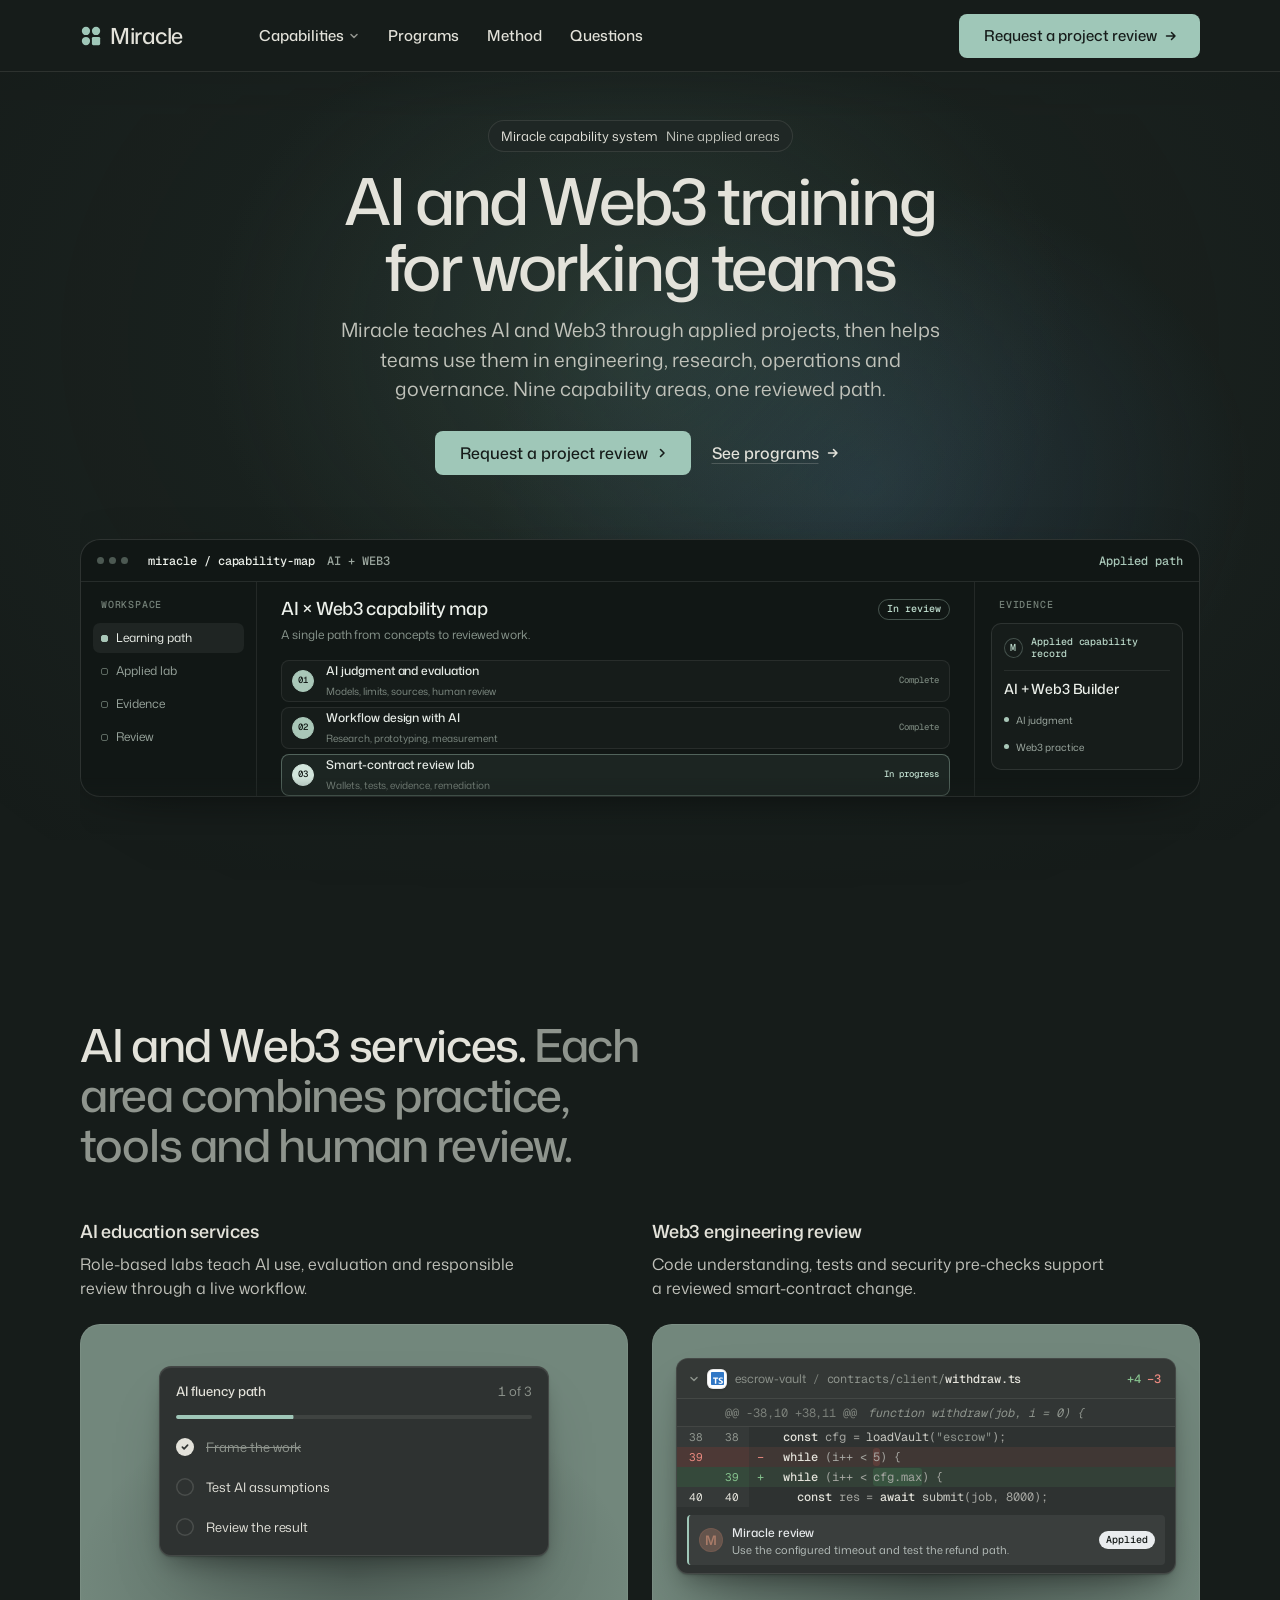
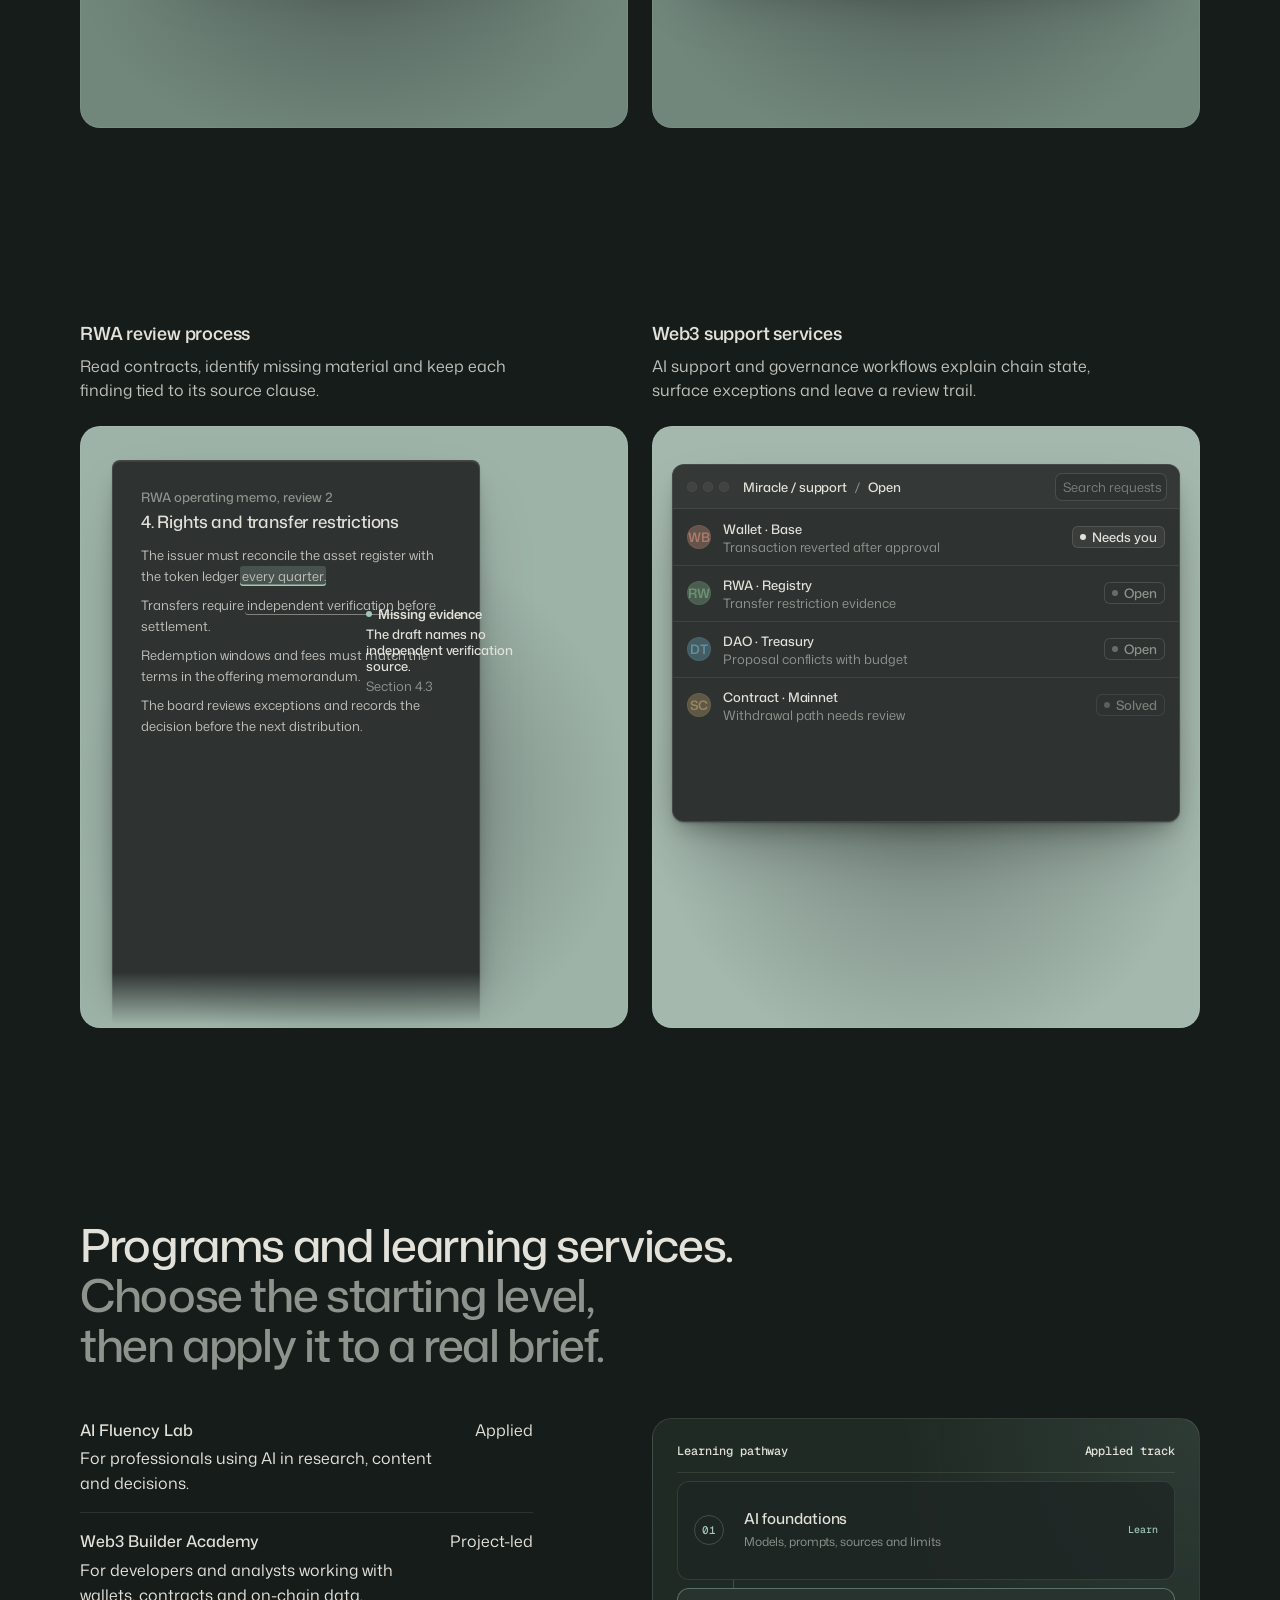
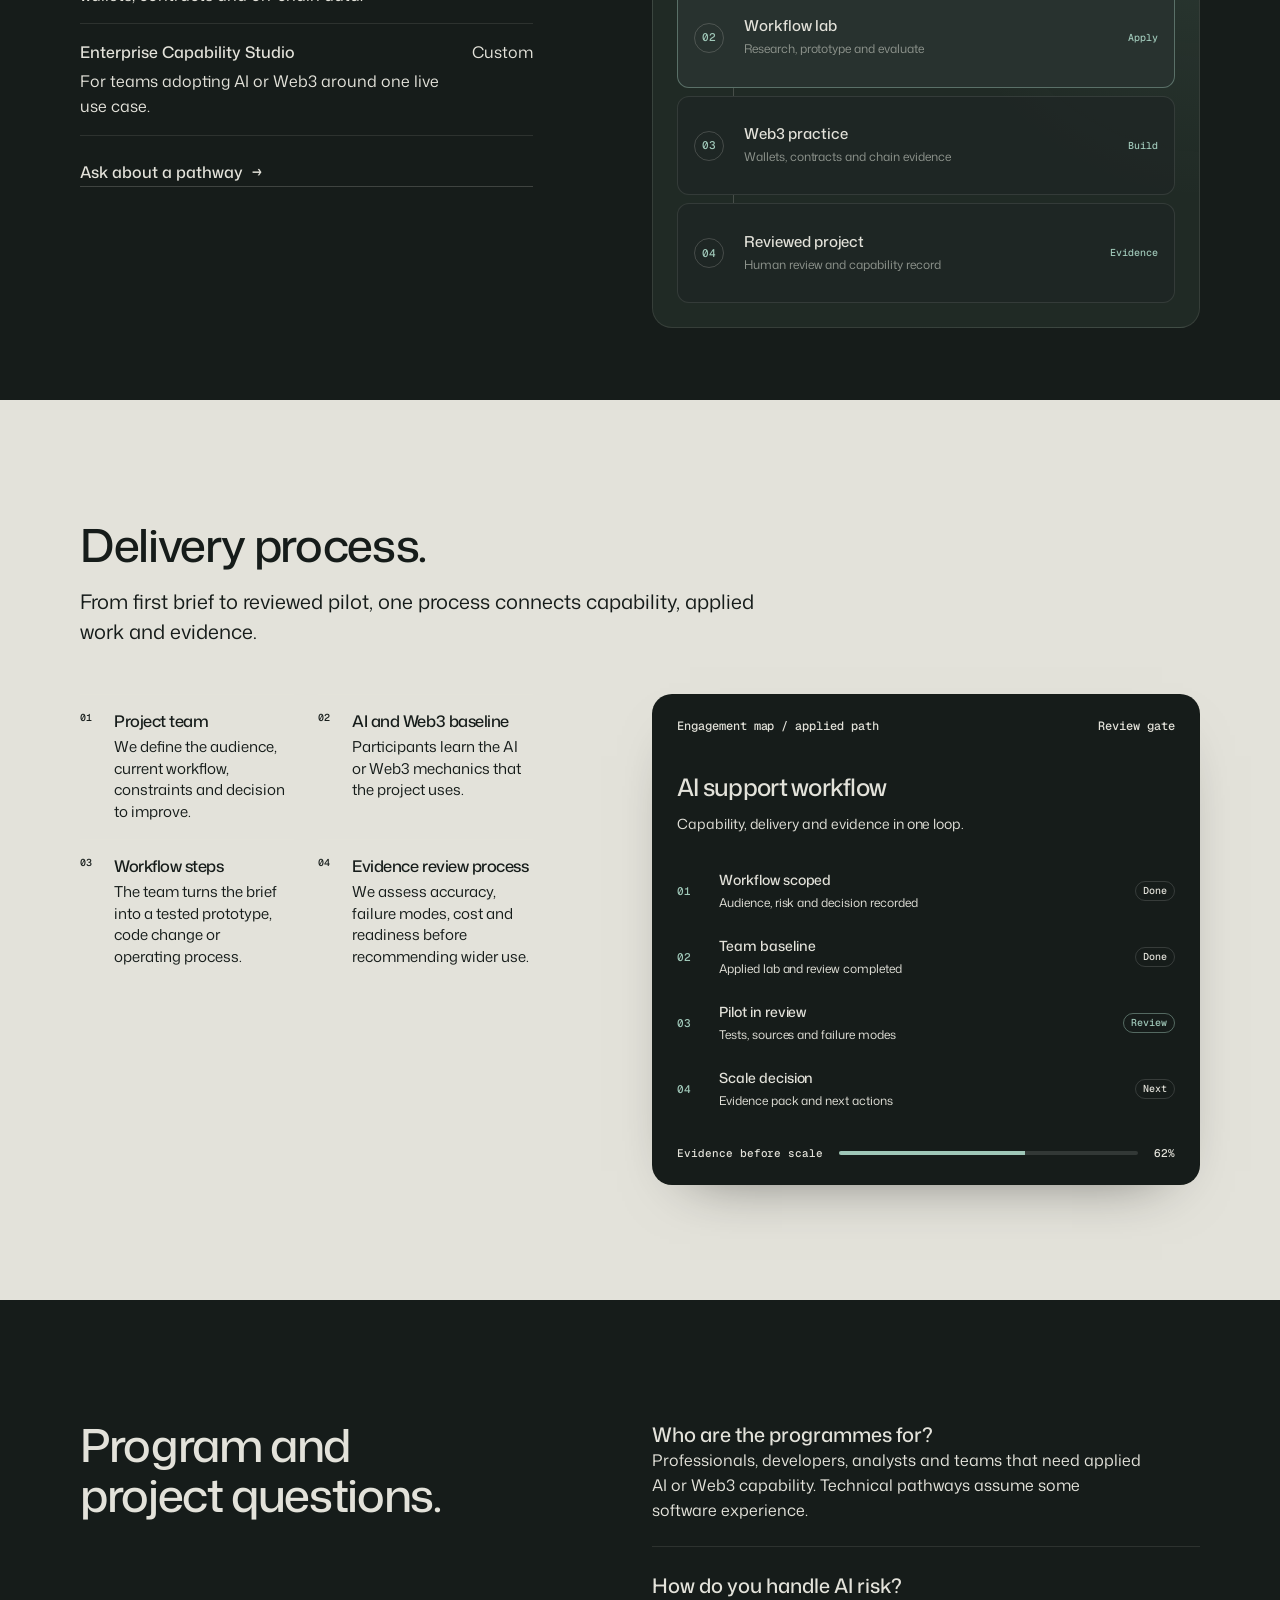
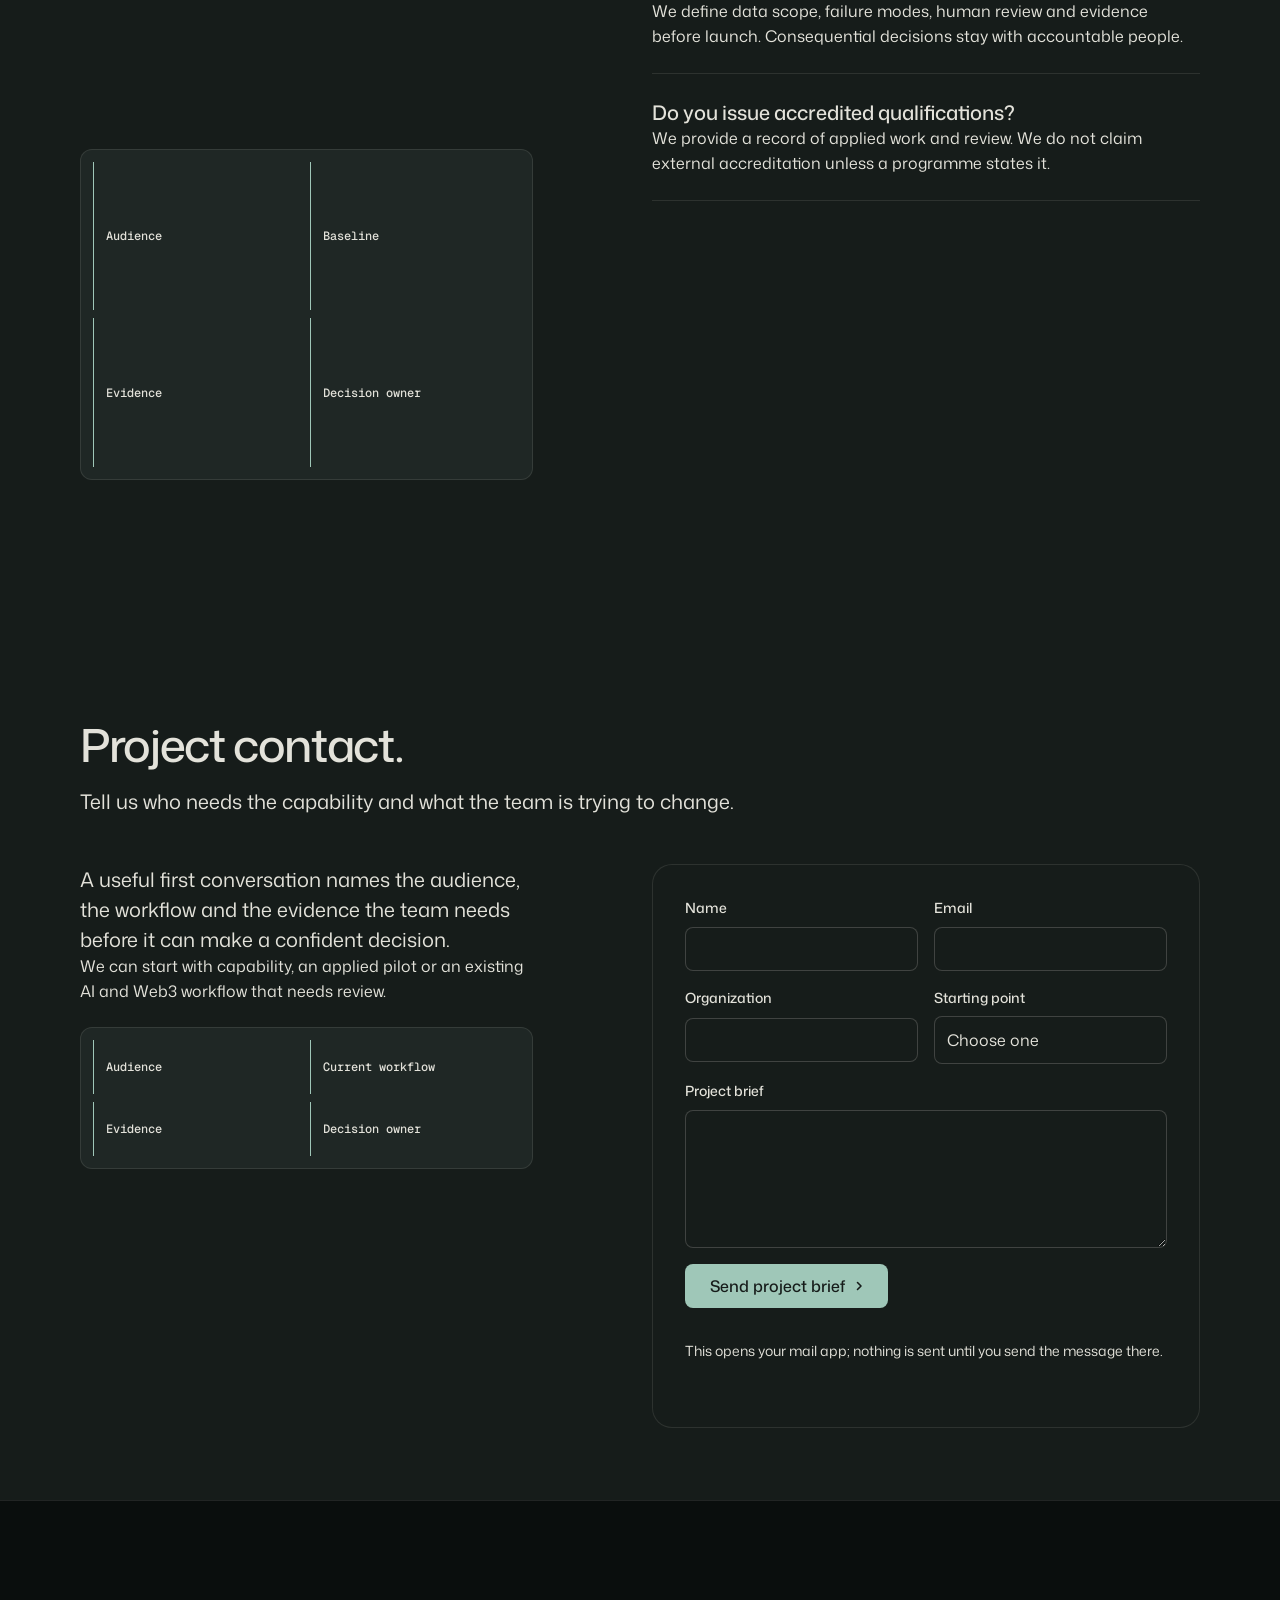
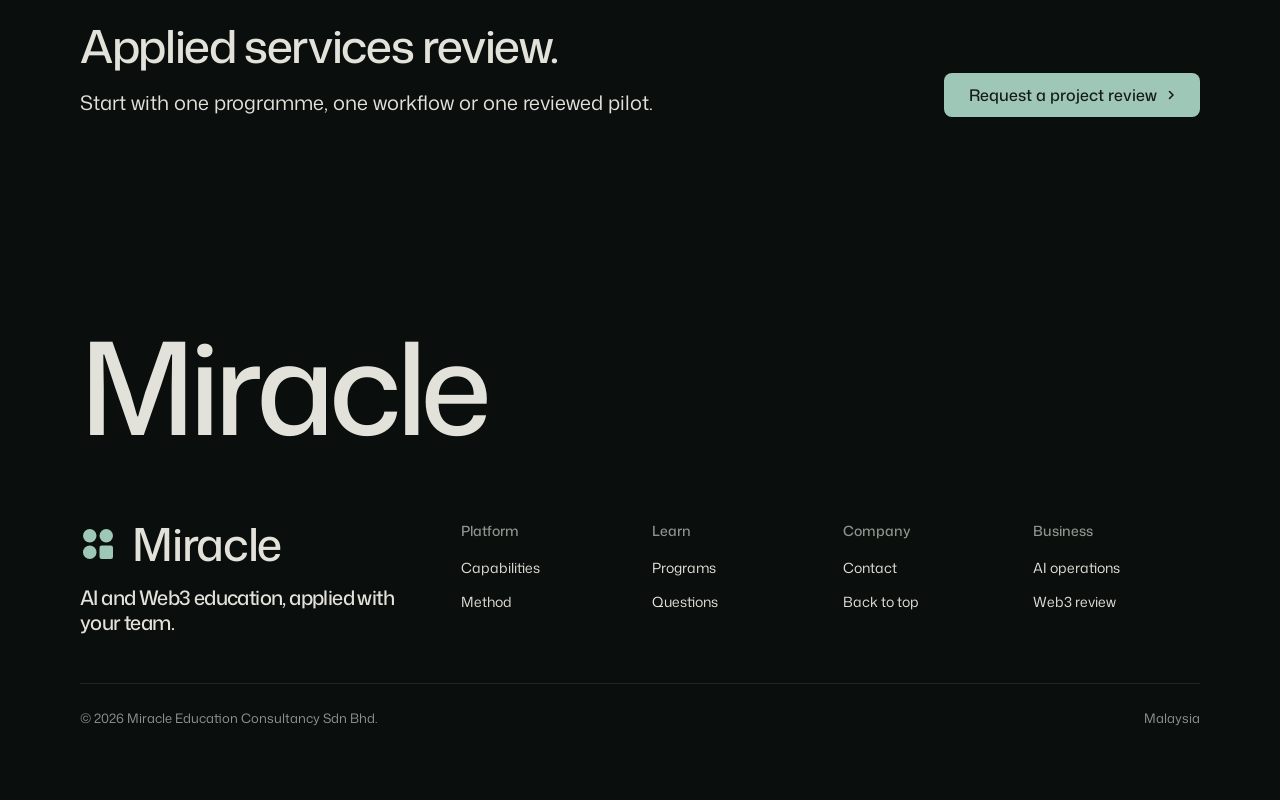
<file: index.html>
<!doctype html>
<html lang="en" data-type="software" data-radius="soft" data-ground="painting" data-buttons="arrow" data-motion>
<head>
  <meta charset="utf-8">
  <meta name="viewport" content="width=device-width, initial-scale=1, viewport-fit=cover">
  <title>Miracle Education: AI and Web3 training for working teams</title>
  <meta name="description" content="Miracle teaches AI and Web3 through applied projects, then helps teams use them in engineering, research and operations. Nine capability areas, one reviewed path.">
  <meta property="og:type" content="website">
  <meta property="og:title" content="Miracle Education: AI and Web3 training for working teams">
  <meta property="og:description" content="Applied AI and Web3 capability for professionals and teams. Nine capability areas, one reviewed path.">
  <meta property="og:image" content="share.jpg">
  <meta name="twitter:card" content="summary_large_image">
  <link rel="icon" href="favicon.svg" type="image/svg+xml">
  <meta name="theme-color" content="#161c1a">
  <meta name="site-kind" content="software">
  <meta name="page-type" content="software">
  <!-- <link rel="canonical" href="https://[client-domain]/"> -->

  <link rel="preconnect" href="https://fonts.googleapis.com">
  <link rel="preconnect" href="https://fonts.gstatic.com" crossorigin>
  <link href="https://fonts.googleapis.com/css2?family=Mona+Sans:wdth,wght@75..125,400..600&family=Geist+Mono:wght@400..500&display=swap" rel="stylesheet">
  <link rel="stylesheet" href="assets/system.css">
  <link rel="stylesheet" href="assets/ui/cards.css">
  <link rel="stylesheet" href="assets/motion/motion.css">
  <link rel="stylesheet" href="assets/backgrounds/backgrounds.css">
  <link rel="stylesheet" href="assets/layout/layout.css">
  <link rel="stylesheet" href="assets/icons/icon.css">
  <link rel="stylesheet" href="assets/ui/base.css">
  <link rel="stylesheet" href="assets/ui/checklist/fragment.css">
  <link rel="stylesheet" href="assets/ui/diff-review/fragment.css">
  <link rel="stylesheet" href="assets/ui/doc/fragment.css">
  <link rel="stylesheet" href="assets/ui/window/fragment.css">
  <link rel="stylesheet" href="assets/moments/iris-opens/moment.css">
  <link rel="stylesheet" href="miracle.css">

  <style>
    :root {
      --p-bg: #161c1a; --p-surface: #1f2725; --p-ink: #e3e2da; --p-muted: #8e948d;
      --p-accent: #9fc7b8; --p-accent-ink: #161c1a; --p-action: #9fc7b8; --p-action-ink: #161c1a;
      --p-inv-bg: #e3e2da; --p-inv-surface: #d3d2cb; --p-inv-ink: #161c1a; --p-inv-muted: #555a55;
      --p-inv-accent: #161c1a; --p-inv-accent-ink: #e3e2da; --p-inv-action: #161c1a; --p-inv-action-ink: #e3e2da;
      --font-display: "Mona Sans", system-ui, sans-serif;
      --font-text: "Mona Sans", system-ui, sans-serif;
      --font-mono: "Geist Mono", ui-monospace, "SFMono-Regular", Menlo, Consolas, monospace;
      --display-weight: 500;
      --display-tracking: -0.03em;
      --display-tracking-xl: -0.04em;
      --display-stretch: 104%;
      --ly-scale: 0.96;
    }

    #platform .capability-card .panel { --p-h: 318px; }
    #platform .capability-card .panel--queue { --p-h: 318px; }
    #programs .program-visual { min-height: 480px; }
    @media (max-width: 639px) {
      #platform .capability-card .panel,
      #platform .capability-card .panel--queue { --p-h: 190px; }
      #programs .program-visual { min-height: 330px; }
    }
  </style>
  <script>document.documentElement.classList.add('m-enter');setTimeout(()=>document.documentElement.classList.add('m-enter-done'),700)</script>
  <script>document.documentElement.classList.add('mo-js');setTimeout(()=>document.documentElement.classList.add('mo-safe'),2500)</script>
  <link rel="modulepreload" href="assets/moments/moments.js">
  <link rel="modulepreload" href="assets/moments/lib.js">
  <link rel="modulepreload" href="assets/moments/iris-opens/moment.js">
  <script src="assets/backgrounds/backgrounds.js"></script>
</head>
<body>
<!-- type: software. deal: hero centred, nav-mega, footer-dark, close-word, dark-band, arrow buttons, dots mark, hero bg-halo. moment: iris-opens in method. -->

<header class="nav">
  <div class="wrap nav__bar">
    <a class="skip-link" href="#top">Skip to content</a>
    <a class="nav__logo" href="#top"><span class="mark" data-mark="dots" aria-hidden="true"></span>Miracle</a>
    <nav class="nav__links" aria-label="Main">
      <div class="nav__item">
        <a class="nav__link" href="#platform">Capabilities
          <svg class="chev" viewBox="0 0 12 12" aria-hidden="true"><path d="M3 4.5l3 3 3-3" fill="none" stroke="currentColor" stroke-width="1.5" stroke-linecap="round" stroke-linejoin="round"/></svg>
        </a>
        <div class="nav__menu">
          <div class="wrap grid">
            <div class="menu-col span-3">
              <p class="t-label">Learning</p>
              <a href="#program-ai">AI fluency<span>Use AI with better judgment</span></a>
              <a href="#program-web3">Web3 builder<span>Work with wallets and contracts</span></a>
              <a href="#program-enterprise">Enterprise studio<span>Build capability around a live case</span></a>
            </div>
            <div class="menu-col span-3">
              <p class="t-label">Applied work</p>
              <a href="#review-contracts">Smart contracts<span>Review code, tests and risk</span></a>
              <a href="#review-rwa">Research<span>Read chain data and documents</span></a>
              <a href="#ops-support">AI operations<span>Support, governance and evidence</span></a>
            </div>
            <a class="menu-card span-4 start-9" href="#platform">
              <div class="panel">
                <div class="hero__window miracle-os" style="height:100%;min-height:0;-webkit-mask-image:none;mask-image:none;border-radius:0">
                  <div class="miracle-os__frame" style="top:20px;width:calc(100% - 40px);height:calc(100% - 40px)">
                    <div class="miracle-os__bar"><span class="miracle-os__dots"><i></i><i></i><i></i></span><b>capability.map</b><span>AI + WEB3</span></div>
                    <div class="miracle-os__body" style="grid-template-columns:1fr"></div>
                  </div>
                </div>
              </div>
              <span class="t-card">One capability loop</span>
              <span class="t-small muted">Learning, engineering, research and operations.</span>
            </a>
          </div>
        </div>
      </div>
      <div class="nav__item"><a class="nav__link" href="#programs">Programs</a></div>
      <div class="nav__item"><a class="nav__link" href="#method">Method</a></div>
      <div class="nav__item"><a class="nav__link" href="#questions">Questions</a></div>
    </nav>
    <div class="nav__actions">
      <a class="btn btn--primary" href="#contact">Request a project review</a>
    </div>
    <button class="nav__toggle" type="button" aria-expanded="false" aria-label="Menu">
      <svg width="18" height="18" viewBox="0 0 18 18" aria-hidden="true"><path d="M2 5h14M2 13h14" stroke="currentColor" stroke-width="1.6" stroke-linecap="round"/></svg>
    </button>
  </div>
</header>

<main id="top">
  <section class="hero hero--centred bg-halo" data-enter aria-labelledby="hero-h">
    <div class="wrap"><div class="hero-text">
      <div class="hero__c">
        <a class="pill" href="#platform"><span>Miracle capability system</span><span class="muted">Nine applied areas</span></a>
        <h1 id="hero-h">AI and Web3 training for working teams</h1>
        <p class="hero__lead">Miracle teaches AI and Web3 through applied projects, then helps teams use them in engineering, research, operations and governance. Nine capability areas, one reviewed path.</p>
        <div class="btn-row">
          <a class="btn btn--primary" href="#contact">Request a project review<svg class="m-arrow" viewBox="0 0 12 12" aria-hidden="true"><path class="m-arrow__stem" d="M1 6h8"/><path class="m-arrow__head" d="M4.5 2.5 8 6l-3.5 3.5"/></svg></a>
          <a class="btn btn--secondary" href="#programs">See programs</a>
        </div>
      </div>

      <div class="hero__window miracle-os" role="img" aria-label="Miracle capability workspace showing an applied AI and Web3 pathway with reviewed project evidence">
        <div class="ui miracle-os__frame" data-visual aria-hidden="true">
          <div class="miracle-os__bar">
            <span class="miracle-os__dots"><i></i><i></i><i></i></span>
            <b>miracle / capability-map</b><span>AI + WEB3</span><span>Applied path</span>
          </div>
          <div class="miracle-os__body">
            <aside class="miracle-os__side">
              <p class="miracle-os__label">Workspace</p>
              <div class="miracle-os__nav"><span class="is-on">Learning path</span><span>Applied lab</span><span>Evidence</span><span>Review</span></div>
            </aside>
            <div class="miracle-os__main">
              <div class="miracle-os__title"><h3>AI × Web3 capability map</h3><span>In review</span></div>
              <p class="miracle-os__sub">A single path from concepts to reviewed work.</p>
              <div class="miracle-os__path">
                <div class="miracle-os__step is-done"><span class="miracle-os__num">01</span><div><b>AI judgment and evaluation</b><small>Models, limits, sources, human review</small></div><span class="miracle-os__status">Complete</span></div>
                <div class="miracle-os__step is-done"><span class="miracle-os__num">02</span><div><b>Workflow design with AI</b><small>Research, prototyping, measurement</small></div><span class="miracle-os__status">Complete</span></div>
                <div class="miracle-os__step is-current"><span class="miracle-os__num">03</span><div><b>Smart-contract review lab</b><small>Wallets, tests, evidence, remediation</small></div><span class="miracle-os__status">In progress</span></div>
              </div>
            </div>
            <aside class="miracle-os__evidence">
              <p class="miracle-os__label">Evidence</p>
              <div class="miracle-os__record">
                <div class="miracle-os__record-head"><span>M</span>Applied capability record</div>
                <h4>AI + Web3 Builder</h4>
                <p>Learning evidence from one reviewed project</p>
                <div class="miracle-os__skills"><span><i></i>AI judgment</span><span><i></i>Web3 practice</span></div>
              </div>
            </aside>
          </div>
        </div>
      </div>
    </div></div>
  </section>

  <section class="section g2" id="platform" aria-labelledby="platform-h">
    <div class="wrap">
      <div class="group">
        <div class="section-head"><h2 id="platform-h">AI and Web3 services. <span class="muted">Each area combines practice, tools and human review.</span></h2></div>
        <div class="grid">
          <article class="card card--row card--open span-6 capability-card" id="platform-learning">
            <h3>AI education services</h3>
            <p>Role-based labs teach AI use, evaluation and responsible review through a live workflow.</p>
            <div class="panel" role="img" aria-label="AI fluency path with completed learning steps">
              <div class="stage stage--fade-b"><div class="at-rise fit" style="--fit-max:390px;--ax:max(24px,50% - 195px);--ay:42px;--ay-sm:16px">
                <div class="ui ui-panel ui-checks" data-ui="checklist" data-ui-loop aria-hidden="true">
                  <div class="ui-checks__head"><div class="ui-title">AI fluency path</div><span class="ui-spacer"></span><div class="ui-meta">1 of 3</div></div>
                  <div class="ui-checks__bar"><i style="--k:.33"></i></div>
                  <ul class="ui-checks__list">
                    <li class="ui-check is-done"><span class="ui-check__box"><svg viewBox="0 0 16 16"><path d="m4.5 8.2 2.3 2.3 4.7-5"/></svg></span><span class="ui-check__label">Frame the work</span></li>
                    <li class="ui-check"><span class="ui-check__box"><svg viewBox="0 0 16 16"><path d="m4.5 8.2 2.3 2.3 4.7-5"/></svg></span><span class="ui-check__label">Test AI assumptions</span></li>
                    <li class="ui-check"><span class="ui-check__box"><svg viewBox="0 0 16 16"><path d="m4.5 8.2 2.3 2.3 4.7-5"/></svg></span><span class="ui-check__label">Review the result</span></li>
                  </ul>
                </div>
              </div></div>
            </div>
          </article>

          <article class="card card--row card--open span-6 capability-card" id="review-contracts">
            <h3>Web3 engineering review</h3>
            <p>Code understanding, tests and security pre-checks support a reviewed smart-contract change.</p>
            <div class="panel" role="img" aria-label="A reviewer applies a timeout suggestion to smart-contract client code">
              <div class="stage stage--fade-b"><div class="at-rise fit" style="--fit-max:500px;--ax:max(20px,50% - 250px);--ay:34px;--ay-sm:14px">
                <div class="ui ui-panel ui-diff" aria-hidden="true">
                  <div class="ui-diff__head">
                    <svg class="ui-icon ui-diff__fold" viewBox="0 0 16 16" aria-hidden="true"><path d="m4.5 6.25 3.5 3.5 3.5-3.5"/></svg>
                    <span class="ui-diff__tool"><img src="assets/ui/icons/typescript.svg" alt="" width="16" height="16" loading="lazy"></span>
                    <span class="ui-diff__repo">escrow-vault</span><i class="ui-diff__slash">/</i><span class="ui-diff__path"><span class="ui-diff__dir">contracts/client/</span><b>withdraw.ts</b></span>
                    <span class="ui-spacer"></span><span class="ui-diff__stat"><b class="is-add">+4</b><b class="is-del">−3</b></span>
                  </div>
                  <div class="ui-diff__hunk"><span>@@ -38,10 +38,11 @@</span> <em class="ui-diff__sig">function withdraw(job, i = 0) {</em></div>
                  <div class="ui-diff__lines">
                    <div class="ui-diff__ln"><i>38</i><i>38</i><span class="ui-diff__code"><span class="ui-diff__ind">  </span><span class="k">const</span> cfg = <span class="f">loadVault</span>(<span class="s">"escrow"</span>);</span></div>
                    <div class="ui-diff__ln is-del"><i>39</i><i></i><span class="ui-diff__code"><span class="ui-diff__ind">  </span><span class="k">while</span> (i++ &lt; <mark class="ui-diff__w">5</mark>) {</span></div>
                    <div class="ui-diff__ln is-add"><i></i><i>39</i><span class="ui-diff__code"><span class="ui-diff__ind">  </span><span class="k">while</span> (i++ &lt; <mark class="ui-diff__w">cfg.max</mark>) {</span></div>
                    <div class="ui-diff__ln is-target"><i>40</i><i>40</i><span class="ui-diff__code"><span class="ui-diff__ind">    </span><span class="k">const</span> res = <span class="k">await</span> <span class="f">submit</span>(job, <mark class="ui-diff__w">8000</mark>);</span></div>
                    <div class="ui-diff__sug"><div class="ui-diff__ln is-add"><i></i><i>40</i><span class="ui-diff__code"><span class="ui-diff__ind">    </span><span class="k">const</span> res = <span class="k">await</span> <span class="f">submit</span>(job, <mark class="ui-diff__w">cfg.timeout</mark>);</span></div></div>
                    <div class="review-mini"><span class="ui-avatar" data-tone="1">M</span><span><b>Miracle review</b><small>Use the configured timeout and test the refund path.</small></span><span class="review-mini__done">Applied</span></div>
                  </div>
                </div>
              </div></div>
            </div>
          </article>

        </div>
      </div>

      <div class="group">
        <div class="grid">
          <article class="card card--row card--open span-6 capability-card" id="review-rwa">
            <h3>RWA review process</h3>
            <p>Read contracts, identify missing material and keep each finding tied to its source clause.</p>
            <div class="panel panel--evidence" role="img" aria-label="An RWA memo with a source-linked fairness review note">
              <div class="stage stage--fade-b"><div class="at-corner to-edge" style="--ax:32px;--ay:34px;--ay-sm:14px">
                <div class="ui ui-doc" data-ui="doc" data-ui-still aria-hidden="true">
                  <article class="ui-doc__page">
                    <div class="ui-doc__label">RWA operating memo, review 2</div>
                    <div class="ui-doc__title">4. Rights and transfer restrictions</div>
                    <div class="ui-doc__text">The issuer must reconcile the asset register with the token ledger <mark class="ui-doc__mark is-on">every quarter</mark>.</div>
                    <div class="ui-doc__text">Transfers require <mark class="ui-doc__mark" data-kind="Missing evidence" data-msg="The draft names no independent verification source." data-where="Section 4.3">independent verification</mark> before settlement.</div>
                    <div class="ui-doc__text">Redemption windows and fees must match the terms in the offering memorandum.</div>
                    <div class="ui-doc__text">The board reviews exceptions and records the decision before the next distribution.</div>
                  </article>
                  <aside class="ui-doc__note is-on"><div class="ui-doc__kind"><span class="ui-doc__dot"></span><span>Missing evidence</span></div><div class="ui-doc__msg">The draft names no independent verification source.</div><div class="ui-doc__where">Section 4.3</div></aside>
                </div>
              </div></div>
            </div>
          </article>

          <article class="card card--row card--open span-6 capability-card" id="ops-support">
            <h3>Web3 support services</h3>
            <p>AI support and governance workflows explain chain state, surface exceptions and leave a review trail.</p>
            <div class="panel panel--queue" role="img" aria-label="A Web3 support queue with wallet and governance requests, statuses and review ages">
              <div class="stage stage--fade-b"><div class="at-rise fit" style="--fit-max:520px;--ax:max(20px,50% - 260px);--ay:38px;--ay-sm:14px">
                <div class="ui ui-panel ui-win" data-ui="window" data-ui-still aria-hidden="true">
                  <div class="ui-win__bar"><span class="ui-dots"><i></i><i></i><i></i></span><span class="ui-win__crumb"><b>Miracle / support</b> <i>/</i> <b>Open</b></span><span class="ui-spacer"></span><span class="ui-win__search"><span class="ui-win__ph">Search requests</span></span></div>
                  <div class="ui-win__body" style="grid-template-columns:1fr">
                    <div class="ui-win__main">
                      <div class="ui-win__cols"><span>Request</span><span>Issue</span><span>Status</span><span>Age</span></div>
                      <ul class="ui-win__rows">
                        <li class="ui-win__row"><span class="ui-avatar" data-tone="1">WB</span><span class="ui-win__who">Wallet · Base</span><span class="ui-win__sub">Transaction reverted after approval</span><span class="ui-win__st is-you">Needs you</span><span class="ui-win__age">2m</span></li>
                        <li class="ui-win__row"><span class="ui-avatar" data-tone="3">RW</span><span class="ui-win__who">RWA · Registry</span><span class="ui-win__sub">Transfer restriction evidence</span><span class="ui-win__st">Open</span><span class="ui-win__age">7m</span></li>
                        <li class="ui-win__row"><span class="ui-avatar" data-tone="4">DT</span><span class="ui-win__who">DAO · Treasury</span><span class="ui-win__sub">Proposal conflicts with budget</span><span class="ui-win__st">Open</span><span class="ui-win__age">12m</span></li>
                        <li class="ui-win__row"><span class="ui-avatar" data-tone="2">SC</span><span class="ui-win__who">Contract · Mainnet</span><span class="ui-win__sub">Withdrawal path needs review</span><span class="ui-win__st is-done">Solved</span><span class="ui-win__age">21m</span></li>
                      </ul>
                    </div>
                  </div>
                </div>
              </div></div>
            </div>
          </article>
        </div>
      </div>
    </div>
  </section>

  <section class="section" id="programs" aria-labelledby="programs-h">
    <div class="wrap">
      <div class="section-head"><h2 id="programs-h">Programs and learning services. <span class="muted">Choose the starting level, then apply it to a real brief.</span></h2></div>
      <div class="grid fill">
        <div class="span-5 program-copy">
          <ul class="rows">
            <li id="program-ai"><span class="rows__name">AI Fluency Lab</span><p>For professionals using AI in research, content and decisions.</p><span class="rows__value">Applied</span></li>
            <li id="program-web3"><span class="rows__name">Web3 Builder Academy</span><p>For developers and analysts working with wallets, contracts and on-chain data.</p><span class="rows__value">Project-led</span></li>
            <li id="program-enterprise"><span class="rows__name">Enterprise Capability Studio</span><p>For teams adopting AI or Web3 around one live use case.</p><span class="rows__value">Custom</span></li>
          </ul>
          <a class="link" href="#contact">Ask about a pathway</a>
        </div>
        <div class="span-6 start-7 program-visual" data-visual role="img" aria-label="Four-step learning map: AI foundations, workflow lab, Web3 practice and a reviewed project">
          <div class="ui pathway-map" aria-hidden="true">
            <div class="pathway-map__head"><span>Learning pathway</span><span>Applied track</span></div>
            <div class="pathway-map__step"><span class="pathway-map__n">01</span><div><b>AI foundations</b><small>Models, prompts, sources and limits</small></div><span>Learn</span></div>
            <div class="pathway-map__step is-on"><span class="pathway-map__n">02</span><div><b>Workflow lab</b><small>Research, prototype and evaluate</small></div><span>Apply</span></div>
            <div class="pathway-map__step"><span class="pathway-map__n">03</span><div><b>Web3 practice</b><small>Wallets, contracts and chain evidence</small></div><span>Build</span></div>
            <div class="pathway-map__step"><span class="pathway-map__n">04</span><div><b>Reviewed project</b><small>Human review and capability record</small></div><span>Evidence</span></div>
          </div>
        </div>
      </div>
    </div>
  </section>

  <section class="section ground-inverse" id="method" aria-labelledby="method-h" data-moment="iris-opens" data-moment-opts='{"from":"base"}'>
    <div class="wrap">
      <div class="section-head"><h2 id="method-h">Delivery process.</h2><p>From first brief to reviewed pilot, one process connects capability, applied work and evidence.</p></div>
      <div class="grid fill">
        <div class="span-5">
          <ol class="method-list">
            <li><span>01</span><div><h3>Project team</h3><p>We define the audience, current workflow, constraints and decision to improve.</p></div></li>
            <li><span>02</span><div><h3>AI and Web3 baseline</h3><p>Participants learn the AI or Web3 mechanics that the project uses.</p></div></li>
            <li><span>03</span><div><h3>Workflow steps</h3><p>The team turns the brief into a tested prototype, code change or operating process.</p></div></li>
            <li><span>04</span><div><h3>Evidence review process</h3><p>We assess accuracy, failure modes, cost and readiness before recommending wider use.</p></div></li>
          </ol>
        </div>
        <div class="span-6 start-7">
          <div class="ui delivery-board" data-visual role="img" aria-label="A reviewed delivery board moving from scoped work to a pilot decision">
            <div class="delivery-board__head"><span><b>Engagement map</b> / applied path</span><span>Review gate</span></div>
            <p class="delivery-board__title">AI support workflow</p>
            <p class="delivery-board__meta">Capability, delivery and evidence in one loop.</p>
            <div class="delivery-board__rows">
              <div class="delivery-board__row"><span class="delivery-board__n">01</span><div><b>Workflow scoped</b><small>Audience, risk and decision recorded</small></div><span class="delivery-board__state">Done</span></div>
              <div class="delivery-board__row"><span class="delivery-board__n">02</span><div><b>Team baseline</b><small>Applied lab and review completed</small></div><span class="delivery-board__state">Done</span></div>
              <div class="delivery-board__row is-on"><span class="delivery-board__n">03</span><div><b>Pilot in review</b><small>Tests, sources and failure modes</small></div><span class="delivery-board__state">Review</span></div>
              <div class="delivery-board__row"><span class="delivery-board__n">04</span><div><b>Scale decision</b><small>Evidence pack and next actions</small></div><span class="delivery-board__state">Next</span></div>
            </div>
            <div class="delivery-board__foot"><span>Evidence before scale</span><span class="delivery-board__bar"><i></i></span><span>62%</span></div>
          </div>
        </div>
      </div>
    </div>
  </section>

  <section class="section" id="questions" aria-labelledby="questions-h">
    <div class="wrap">
      <div class="grid fill">
        <div class="span-5 section-head">
          <h2 id="questions-h">Program and project questions.</h2>
          <div class="ui faq-map" data-visual role="img" aria-label="The four questions a project discovery covers: audience, baseline, evidence and decision owner">
            <span>Audience</span><span>Baseline</span><span>Evidence</span><span>Decision owner</span>
          </div>
        </div>
        <div class="span-6 start-7 faq">
          <details><summary>Who are the programmes for?</summary><p>Professionals, developers, analysts and teams that need applied AI or Web3 capability. Technical pathways assume some software experience.</p></details>
          <details><summary>How do you handle AI risk?</summary><p>We define data scope, failure modes, human review and evidence before launch. Consequential decisions stay with accountable people.</p></details>
          <details><summary>Do you issue accredited qualifications?</summary><p>We provide a record of applied work and review. We do not claim external accreditation unless a programme states it.</p></details>
        </div>
      </div>
    </div>
  </section>

  <section class="section" id="contact" aria-labelledby="contact-h">
    <div class="wrap">
      <div class="section-head"><h2 id="contact-h">Project contact.</h2><p>Tell us who needs the capability and what the team is trying to change.</p></div>
      <div class="grid fill">
        <div class="span-5">
          <p class="t-lead">A useful first conversation names the audience, the workflow and the evidence the team needs before it can make a confident decision.</p>
          <p>We can start with capability, an applied pilot or an existing AI and Web3 workflow that needs review.</p>
          <div class="ui contact-map" data-visual role="img" aria-label="A first project review maps the audience, current workflow, evidence and decision owner">
            <span>Audience</span><span>Current workflow</span><span>Evidence</span><span>Decision owner</span>
          </div>
        </div>
        <div class="span-6 start-7 contact-shell">
          <form class="form" action="mailto:hello@miracle.example" method="post" enctype="text/plain" data-endpoint="" data-sent="Your project brief is ready." novalidate>
            <div class="field"><label for="f-name">Name</label><input id="f-name" name="name" type="text" autocomplete="name" required aria-describedby="f-name-err"><p class="field__error" id="f-name-err" hidden>Write the name we should address.</p></div>
            <div class="field"><label for="f-email">Email</label><input id="f-email" name="email" type="email" autocomplete="email" inputmode="email" required aria-describedby="f-email-err"><p class="field__error" id="f-email-err" hidden>Write an email address with an @.</p></div>
            <div class="field"><label for="f-org">Organization</label><input id="f-org" name="organization" type="text" autocomplete="organization"></div>
            <div class="field"><label for="f-interest">Starting point</label><select id="f-interest" name="interest" required><option value="">Choose one</option><option>AI Fluency Lab</option><option>Web3 Builder Academy</option><option>Enterprise Capability Studio</option><option>Web3 engineering</option><option>AI operations or governance</option><option>Research and evidence</option></select></div>
            <div class="field field--full"><label for="f-brief">Project brief</label><textarea id="f-brief" name="brief" rows="5" required aria-describedby="f-brief-err"></textarea><p class="field__error" id="f-brief-err" hidden>Write the audience, workflow and result you need.</p></div>
            <div class="btn-row"><button class="btn btn--primary" type="submit">Send project brief<svg class="m-arrow" viewBox="0 0 12 12" aria-hidden="true"><path class="m-arrow__stem" d="M1 6h8"/><path class="m-arrow__head" d="M4.5 2.5 8 6l-3.5 3.5"/></svg></button></div>
            <p class="form__status" role="status" data-form-status></p>
            <p class="t-small">This opens your mail app; nothing is sent until you send the message there.</p>
          </form>
        </div>
      </div>
      <div class="contact-next" data-visual role="img" aria-label="The next steps after a project enquiry: scope the work, run the pilot and review evidence">
        <span>01 / Scope</span><span>02 / Pilot</span><span>03 / Review</span>
      </div>
    </div>
  </section>
</main>

<footer class="footer closing footer--dark ground-inverse" id="footer" aria-labelledby="close-h">
  <div class="wrap">
    <div class="closing__cta close--word">
      <div class="section-head--split">
        <div><h2 id="close-h">Applied services review.</h2><p class="t-lead">Start with one programme, one workflow or one reviewed pilot.</p></div>
        <a class="btn btn--primary" href="#contact">Request a project review<svg class="m-arrow" viewBox="0 0 12 12" aria-hidden="true"><path class="m-arrow__stem" d="M1 6h8"/><path class="m-arrow__head" d="M4.5 2.5 8 6l-3.5 3.5"/></svg></a>
      </div>
      <div class="footer-loop" data-visual role="img" aria-label="The Miracle learning and delivery loop: education, applied engineering and reviewed operations">
        <span>Education</span><span>Engineering</span><span>Operations</span>
      </div>
      <p class="close__word" aria-hidden="true">Miracle</p>
    </div>
    <div class="closing__links">
      <div class="grid">
        <div class="span-4 stack-4">
          <a class="footer__mark nav__logo" href="#top"><span class="mark" data-mark="dots" aria-hidden="true"></span>Miracle</a>
          <p class="footer__lede">AI and Web3 education, applied with your team.</p>
        </div>
        <div class="span-2 footer__col"><h3>Platform</h3><ul><li><a href="#platform">Capabilities</a></li><li><a href="#method">Method</a></li></ul></div>
        <div class="span-2 footer__col"><h3>Learn</h3><ul><li><a href="#programs">Programs</a></li><li><a href="#questions">Questions</a></li></ul></div>
        <div class="span-2 footer__col"><h3>Company</h3><ul><li><a href="#contact">Contact</a></li><li><a href="#top">Back to top</a></li></ul></div>
        <div class="span-2 footer__col"><h3>Business</h3><ul><li><a href="#platform">AI operations</a></li><li><a href="#platform">Web3 review</a></li></ul></div>
      </div>
      <div class="footer__legal">
        <span>&copy; 2026 Miracle Education Consultancy Sdn Bhd.</span>
        <span>Malaysia</span>
      </div>
    </div>
  </div>
</footer>

<script type="module" src="assets/system.js"></script>
<script type="module" src="assets/motion/motion.js"></script>
<script type="module" src="assets/layout/layout.js"></script>
</body>
</html>
</file>
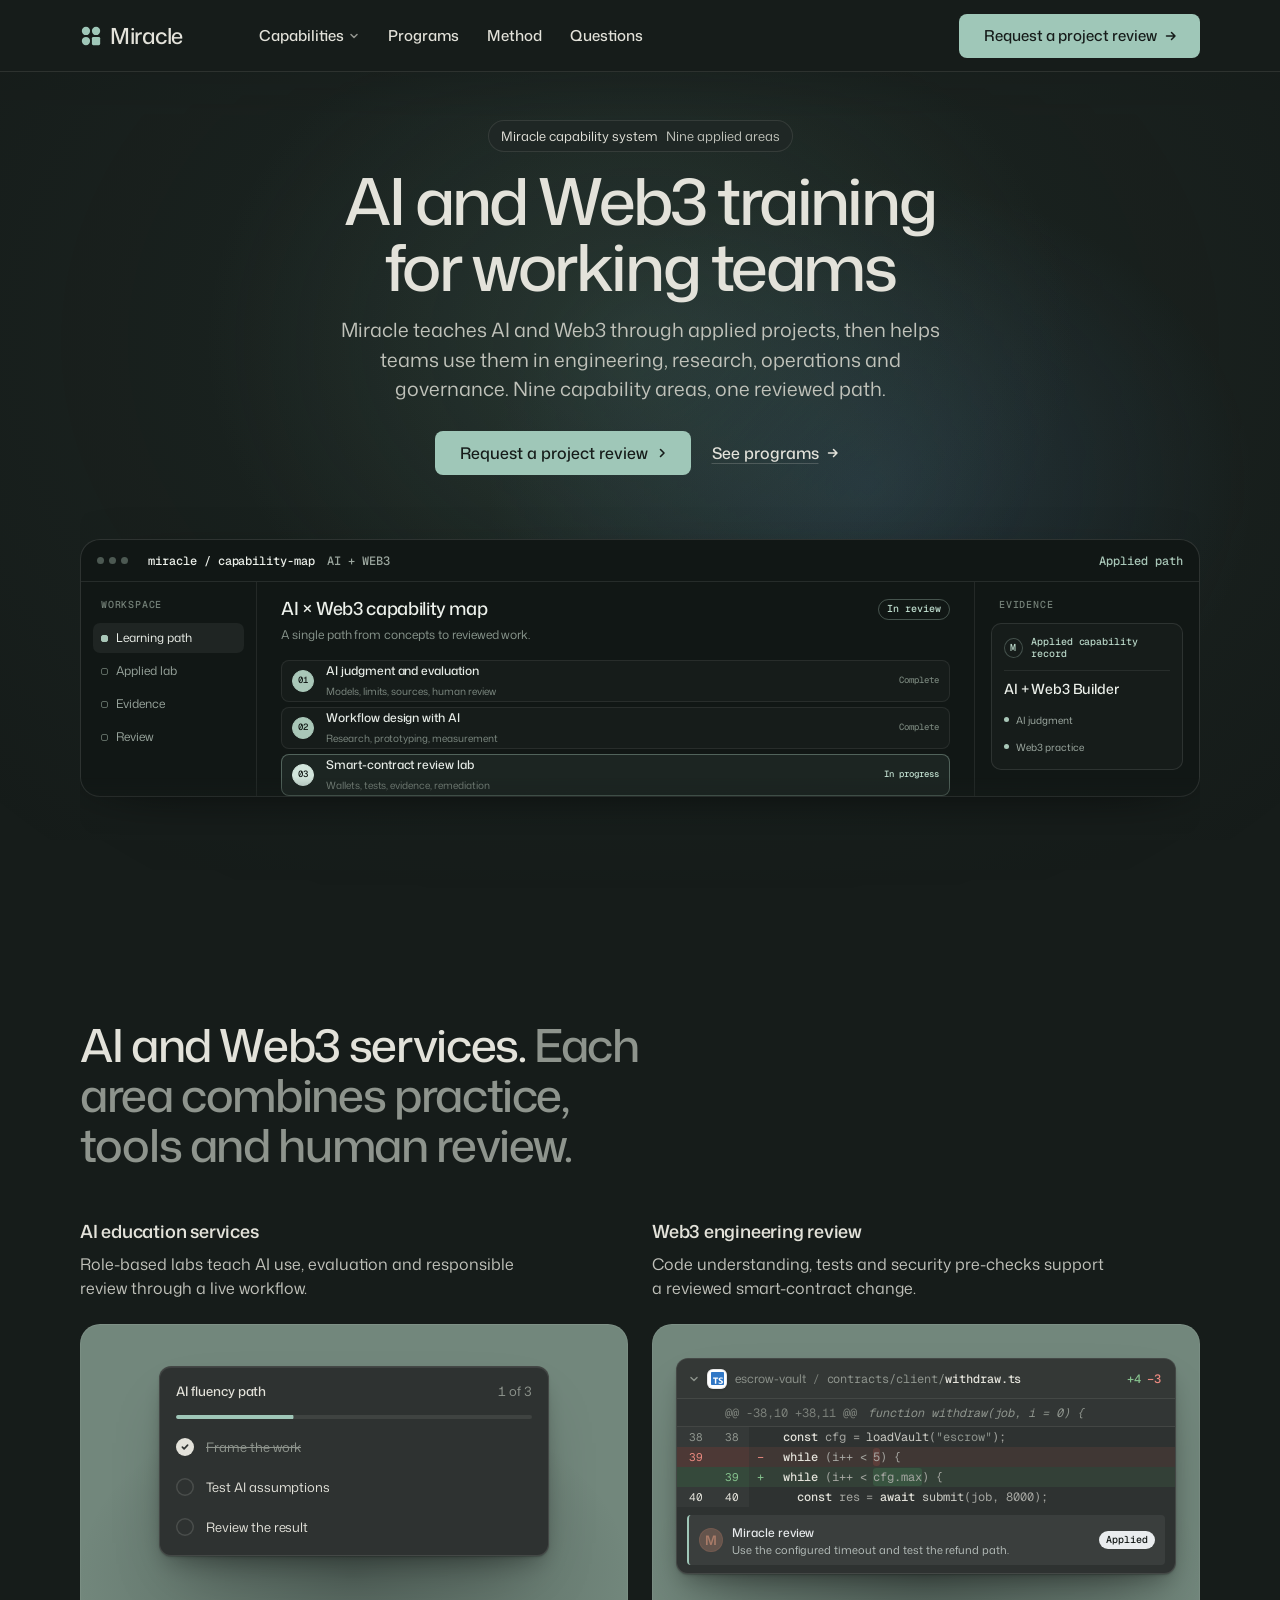
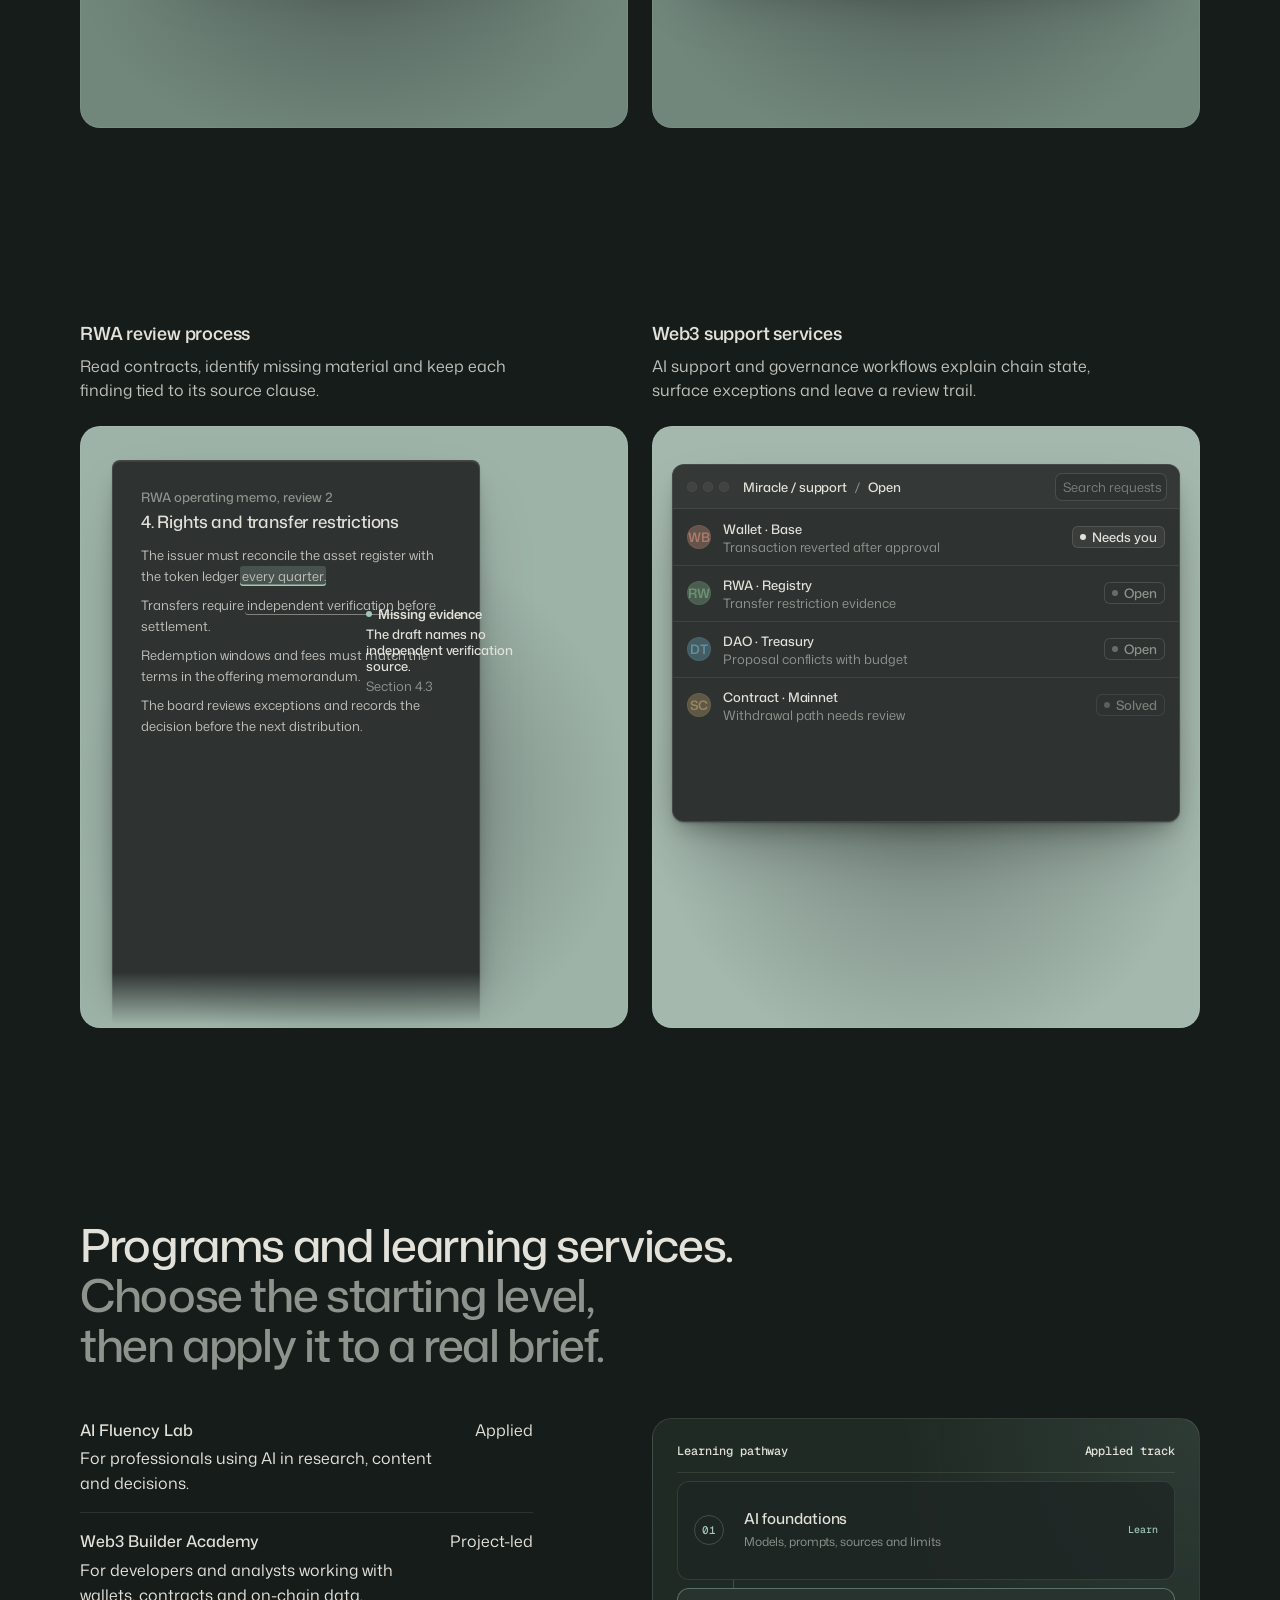
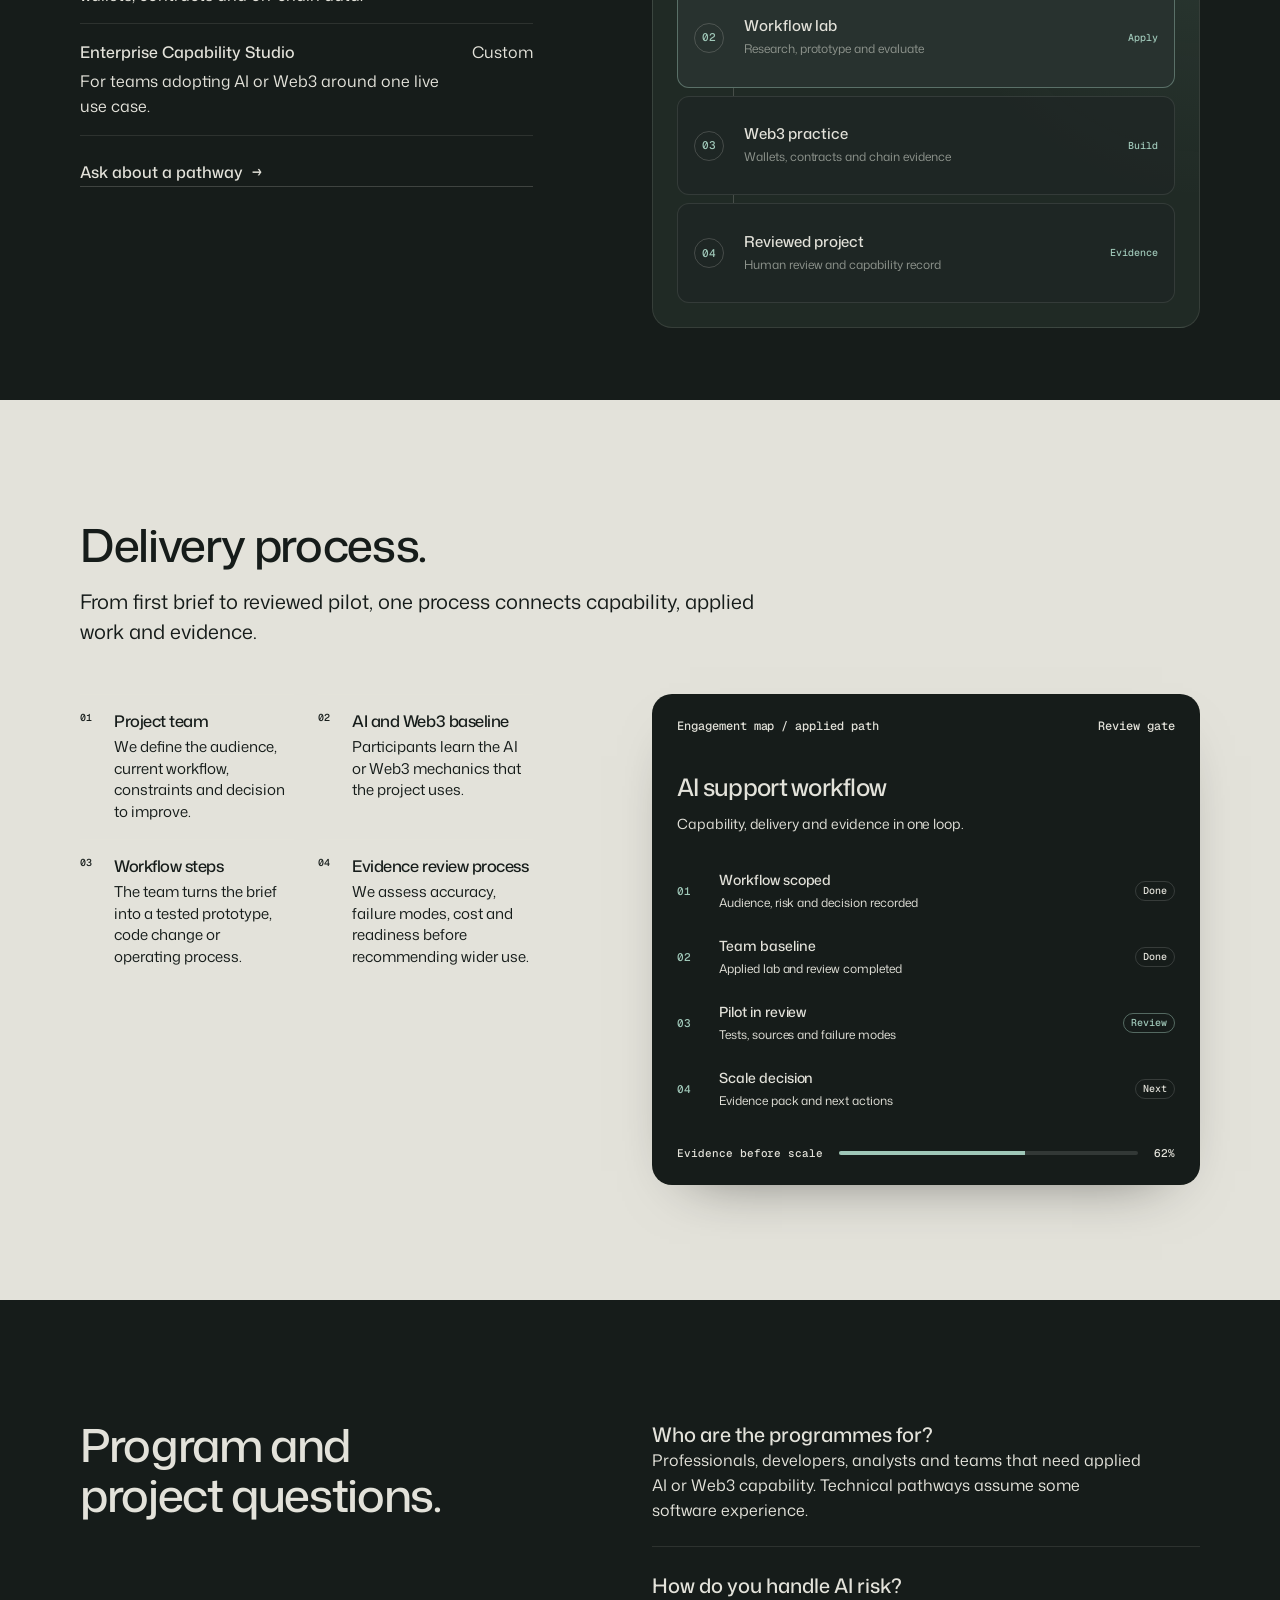
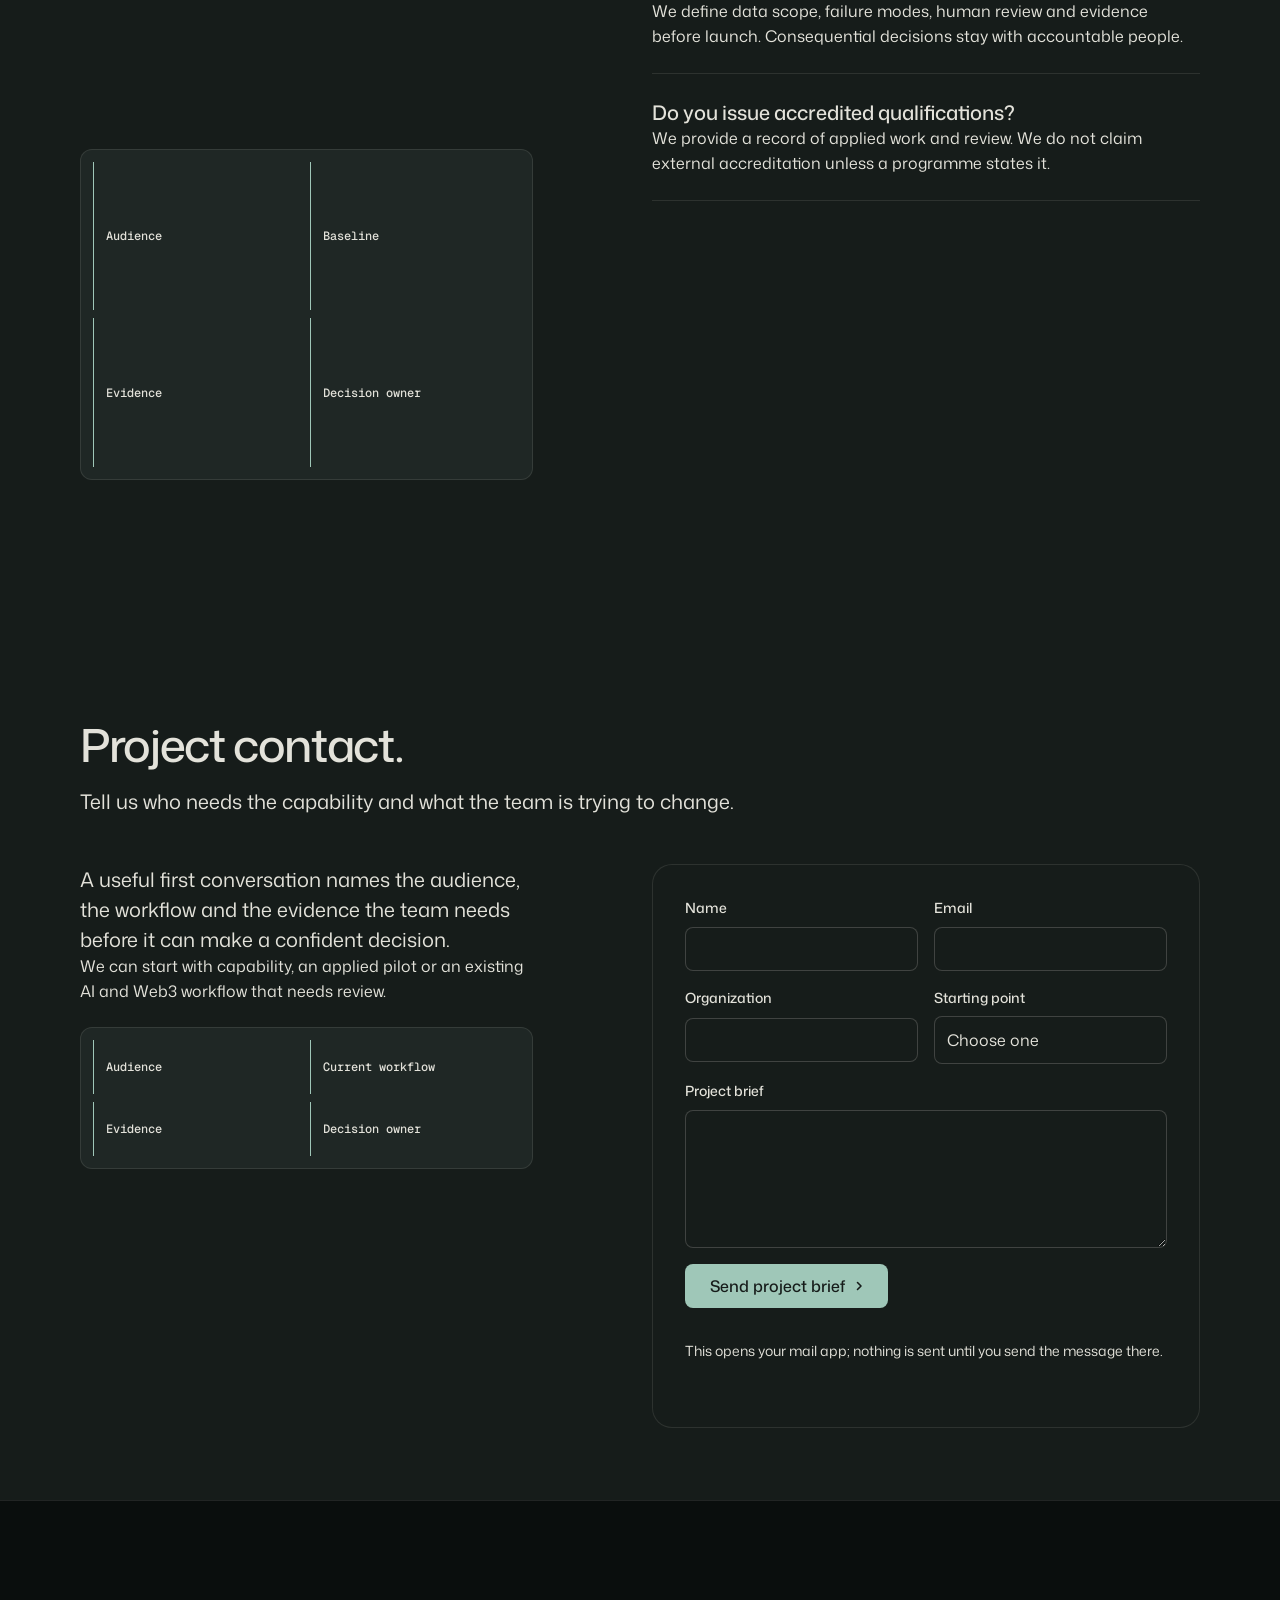
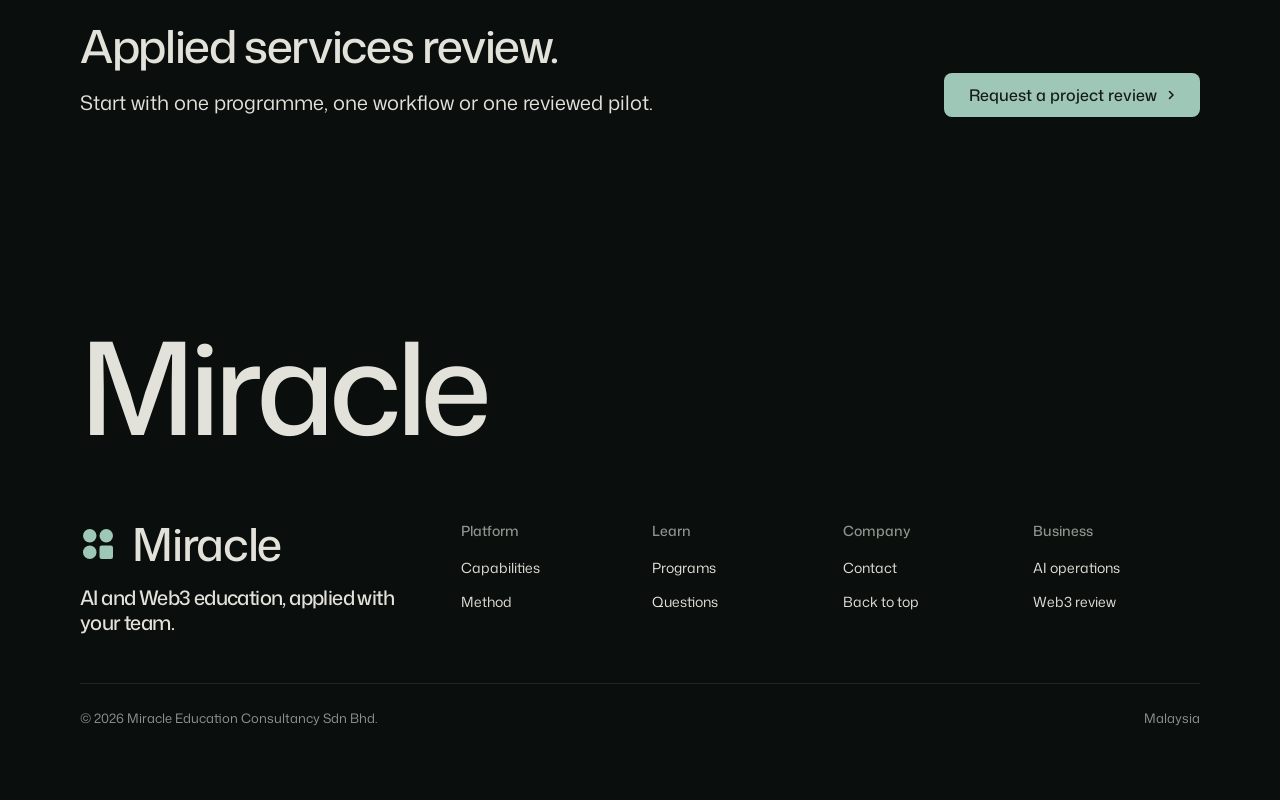
<file: about.html>
<!doctype html>
<html lang="en">
<head>
  <meta charset="utf-8">
  <meta name="viewport" content="width=device-width, initial-scale=1">
  <meta name="robots" content="noindex">
  <meta http-equiv="refresh" content="0; url=index.html#method">
  <title>About — Miracle Education Consultancy</title>
  <style>body{margin:0;background:#161c1a;color:#e3e2da;font:16px/1.6 system-ui,sans-serif}.wrap{width:min(100% - 48px,720px);margin:20vh auto}a{color:#9fc7b8}</style>
</head>
<body><div class="wrap"><p>Opening the Miracle delivery section…</p><p><a href="index.html#method">Continue to delivery</a></p></div><script>location.replace('index.html#method')</script></body>
</html>
</file>
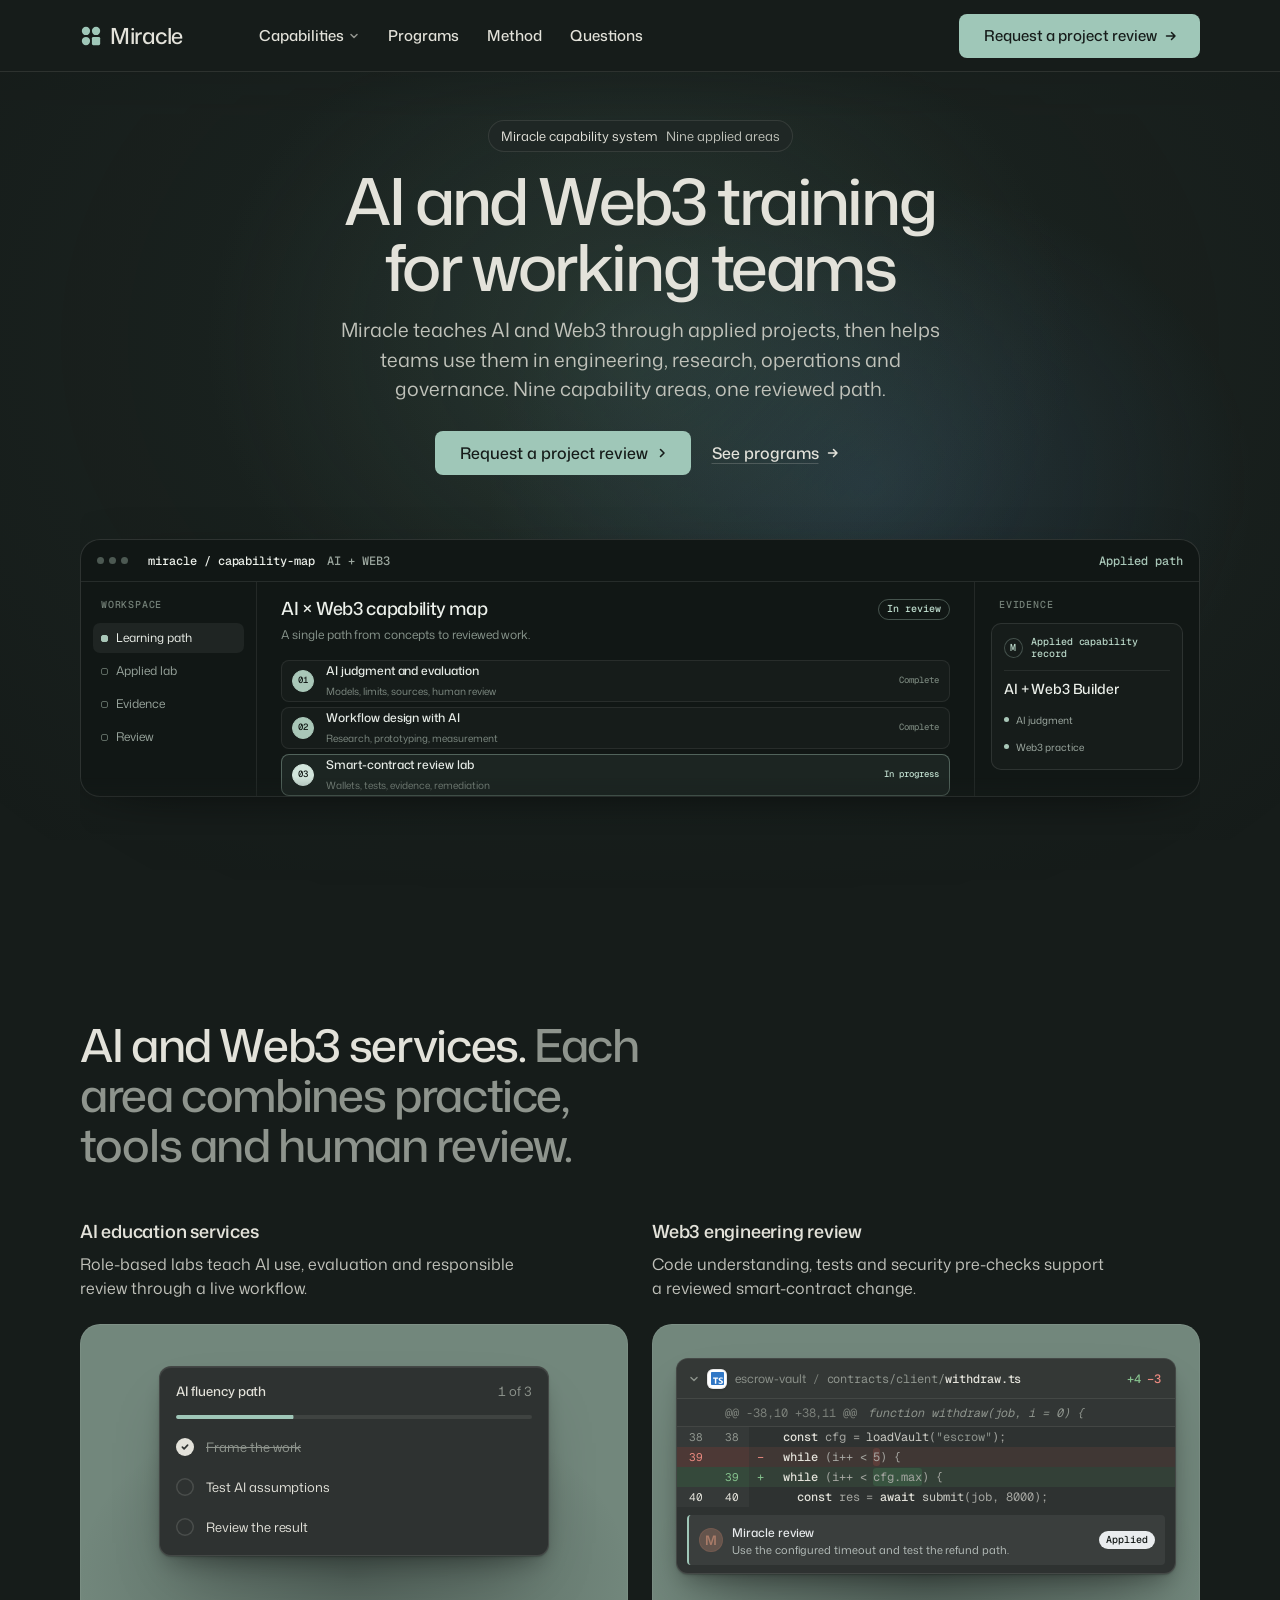
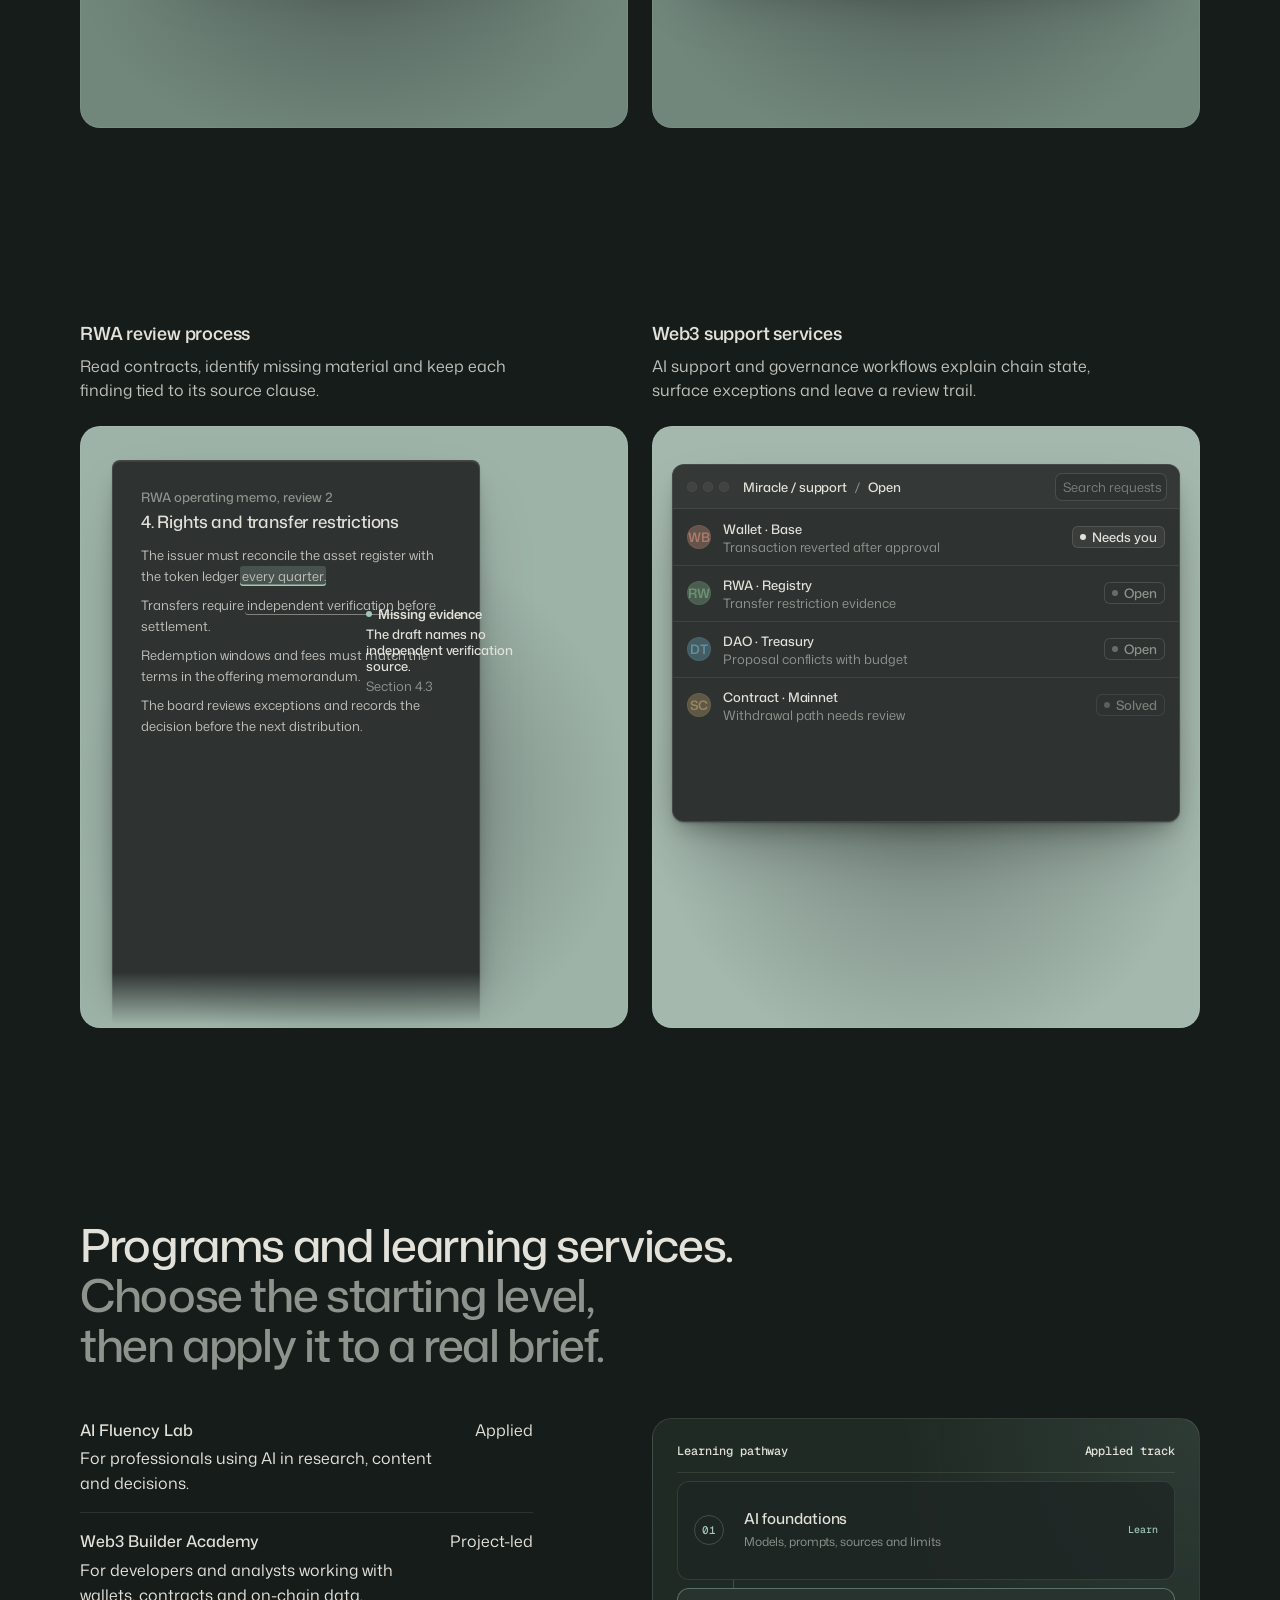
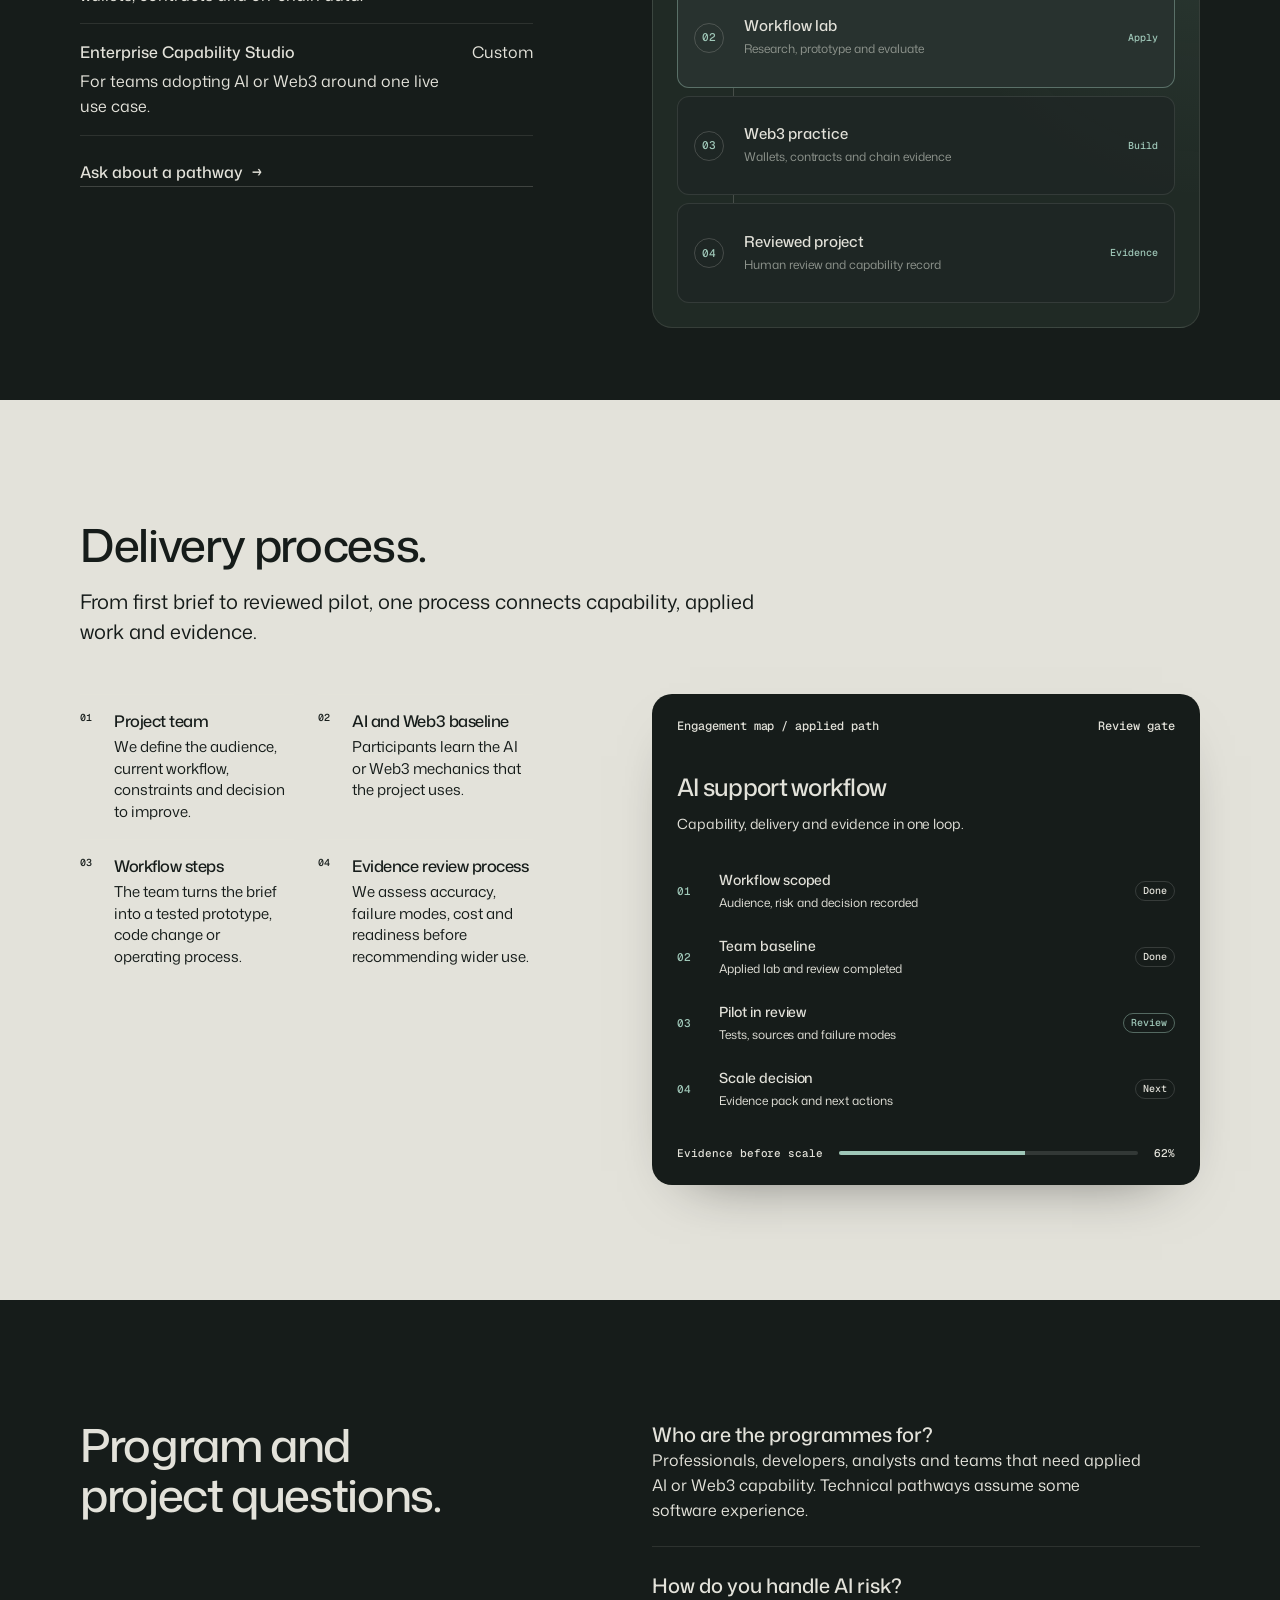
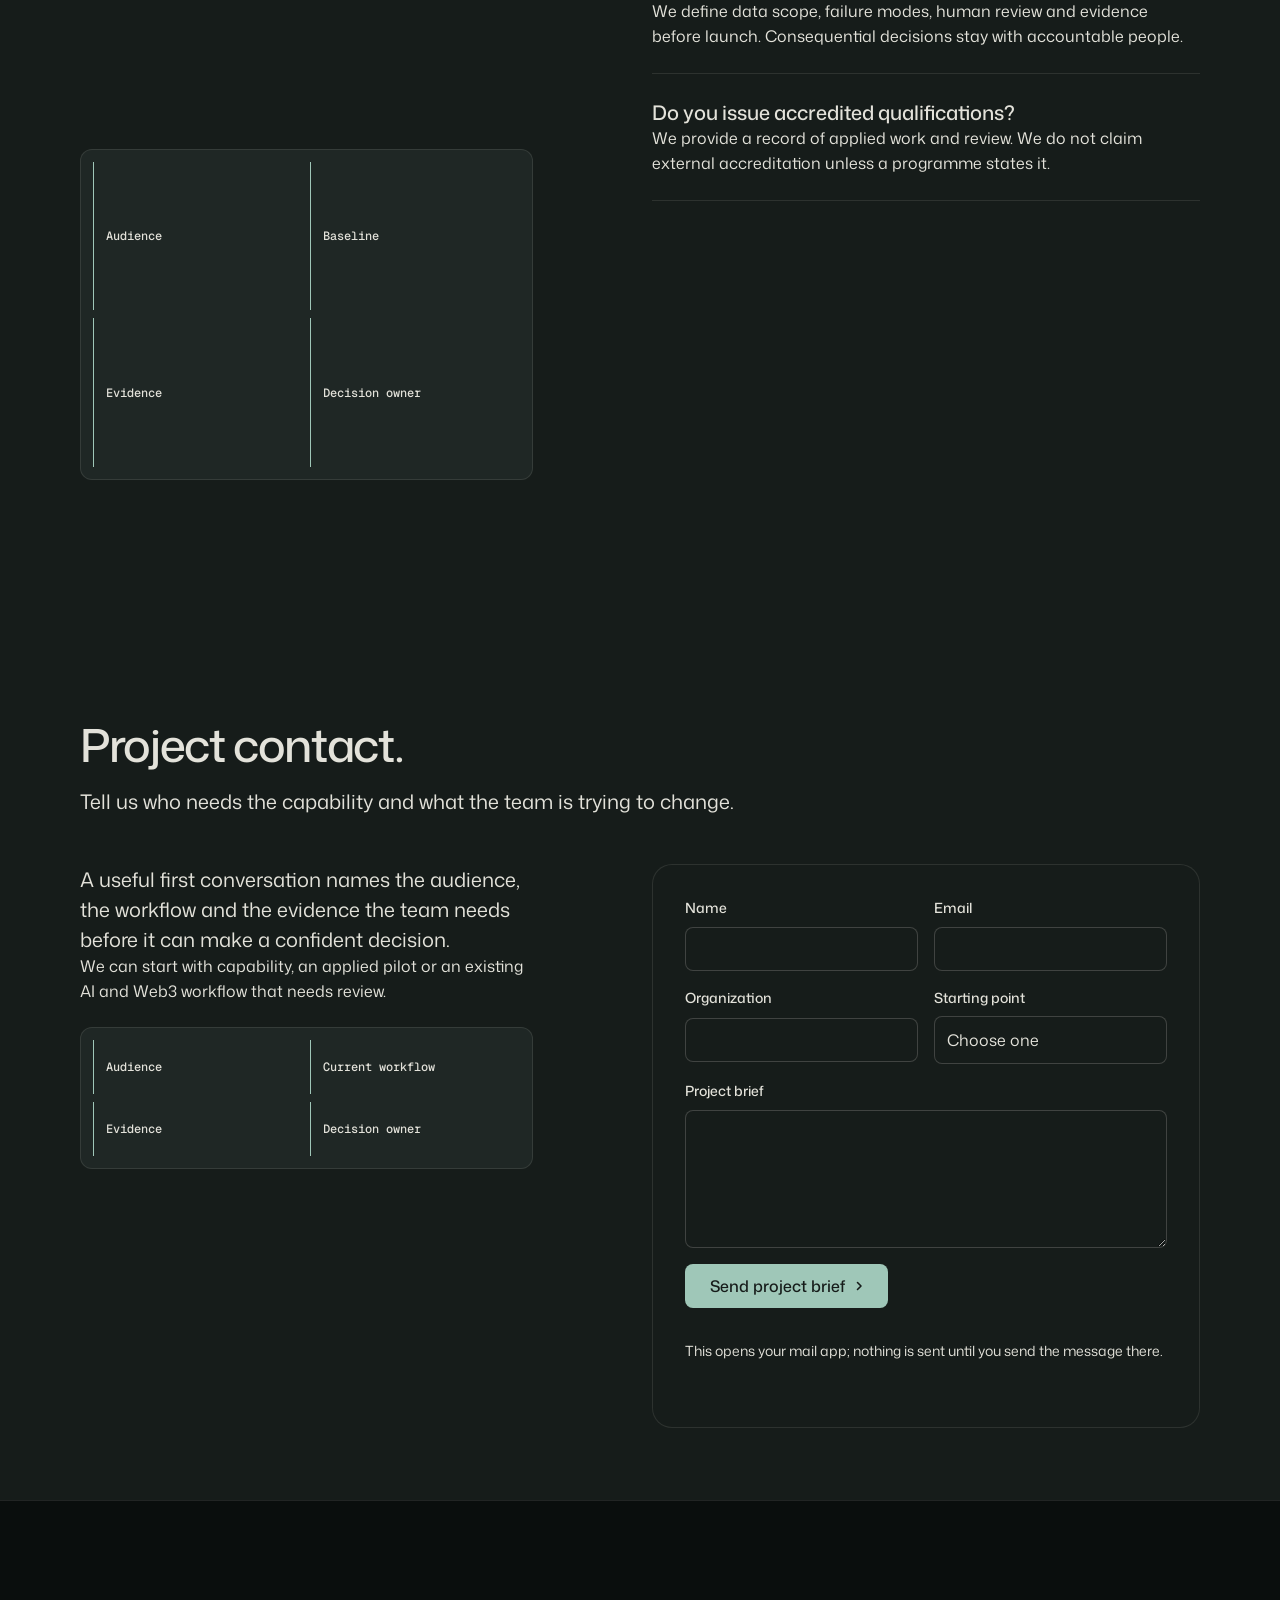
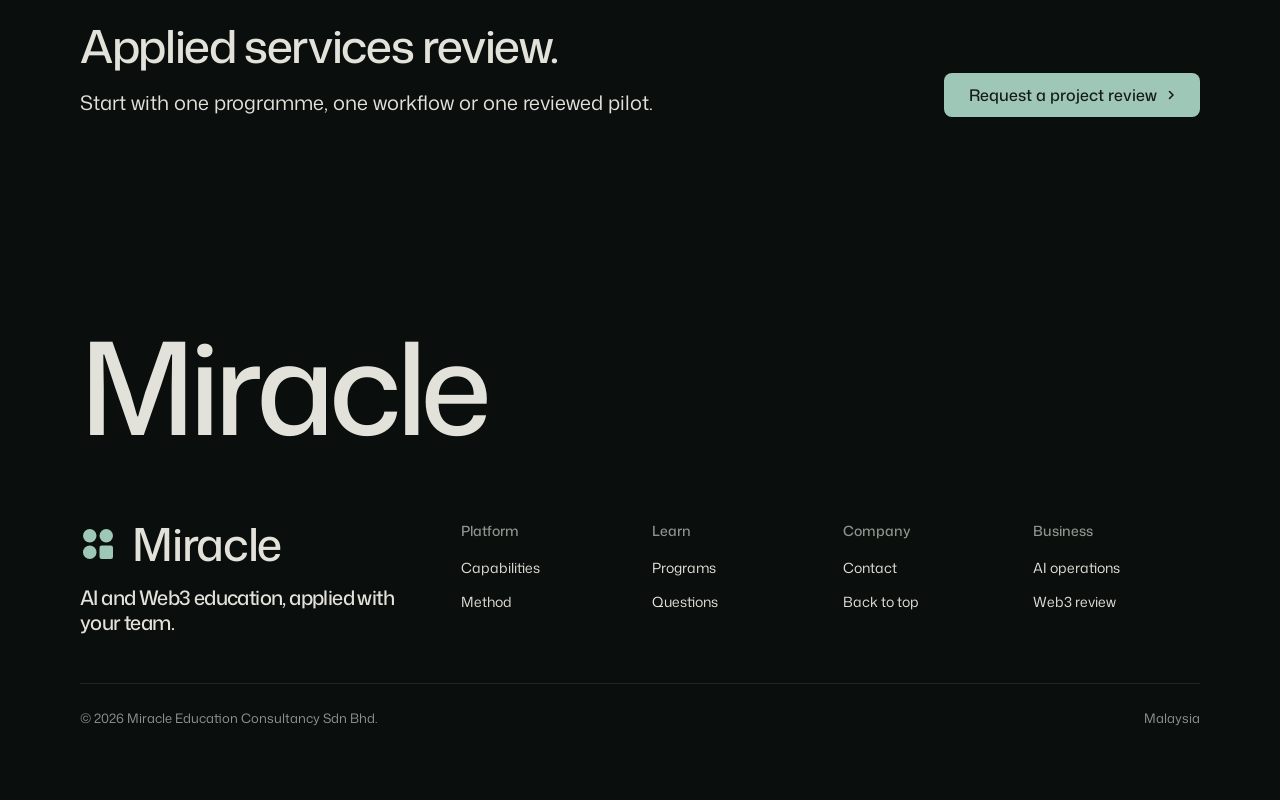
<file: contact.html>
<!doctype html>
<html lang="en">
<head>
  <meta charset="utf-8">
  <meta name="viewport" content="width=device-width, initial-scale=1">
  <meta name="robots" content="noindex">
  <meta http-equiv="refresh" content="0; url=index.html#contact">
  <title>Contact — Miracle Education Consultancy</title>
  <style>body{margin:0;background:#161c1a;color:#e3e2da;font:16px/1.6 system-ui,sans-serif}.wrap{width:min(100% - 48px,720px);margin:20vh auto}a{color:#9fc7b8}</style>
</head>
<body><div class="wrap"><p>Opening the Miracle contact section…</p><p><a href="index.html#contact">Continue to contact</a></p></div><script>location.replace('index.html#contact')</script></body>
</html>
</file>
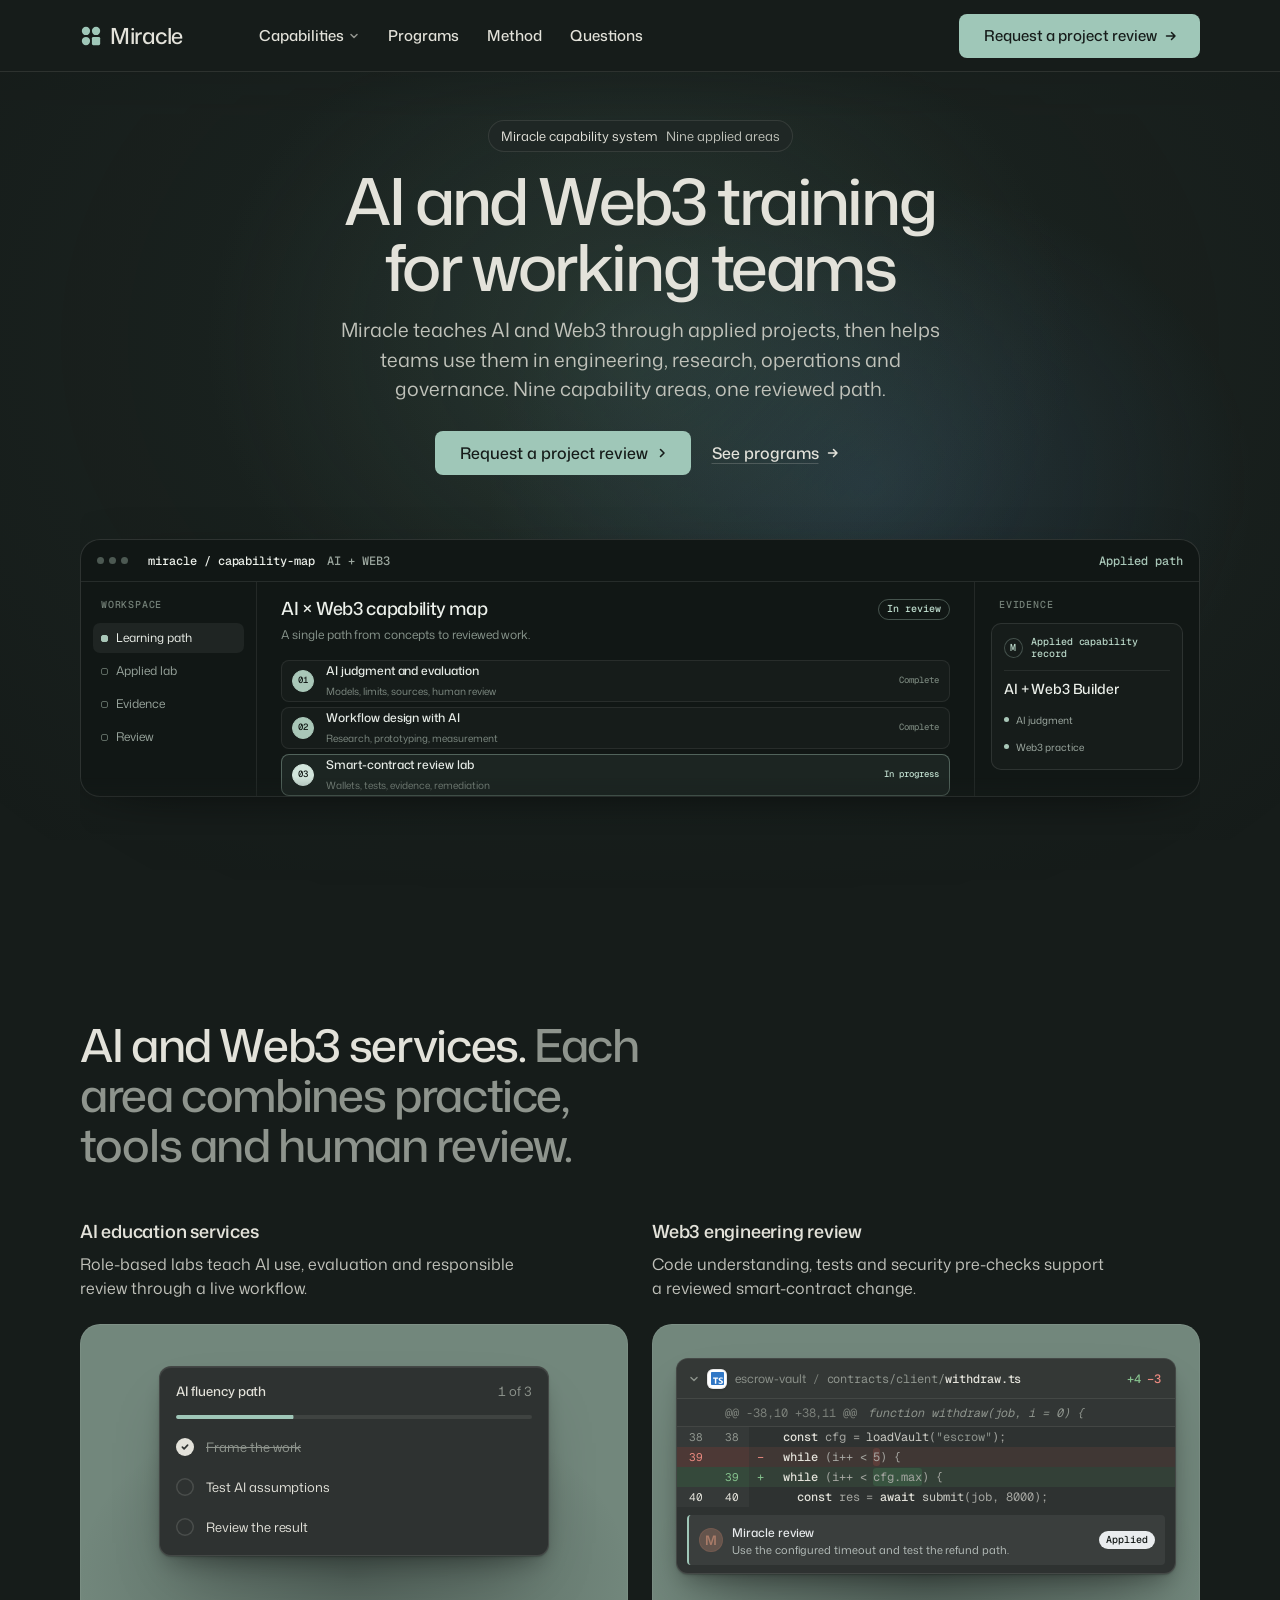
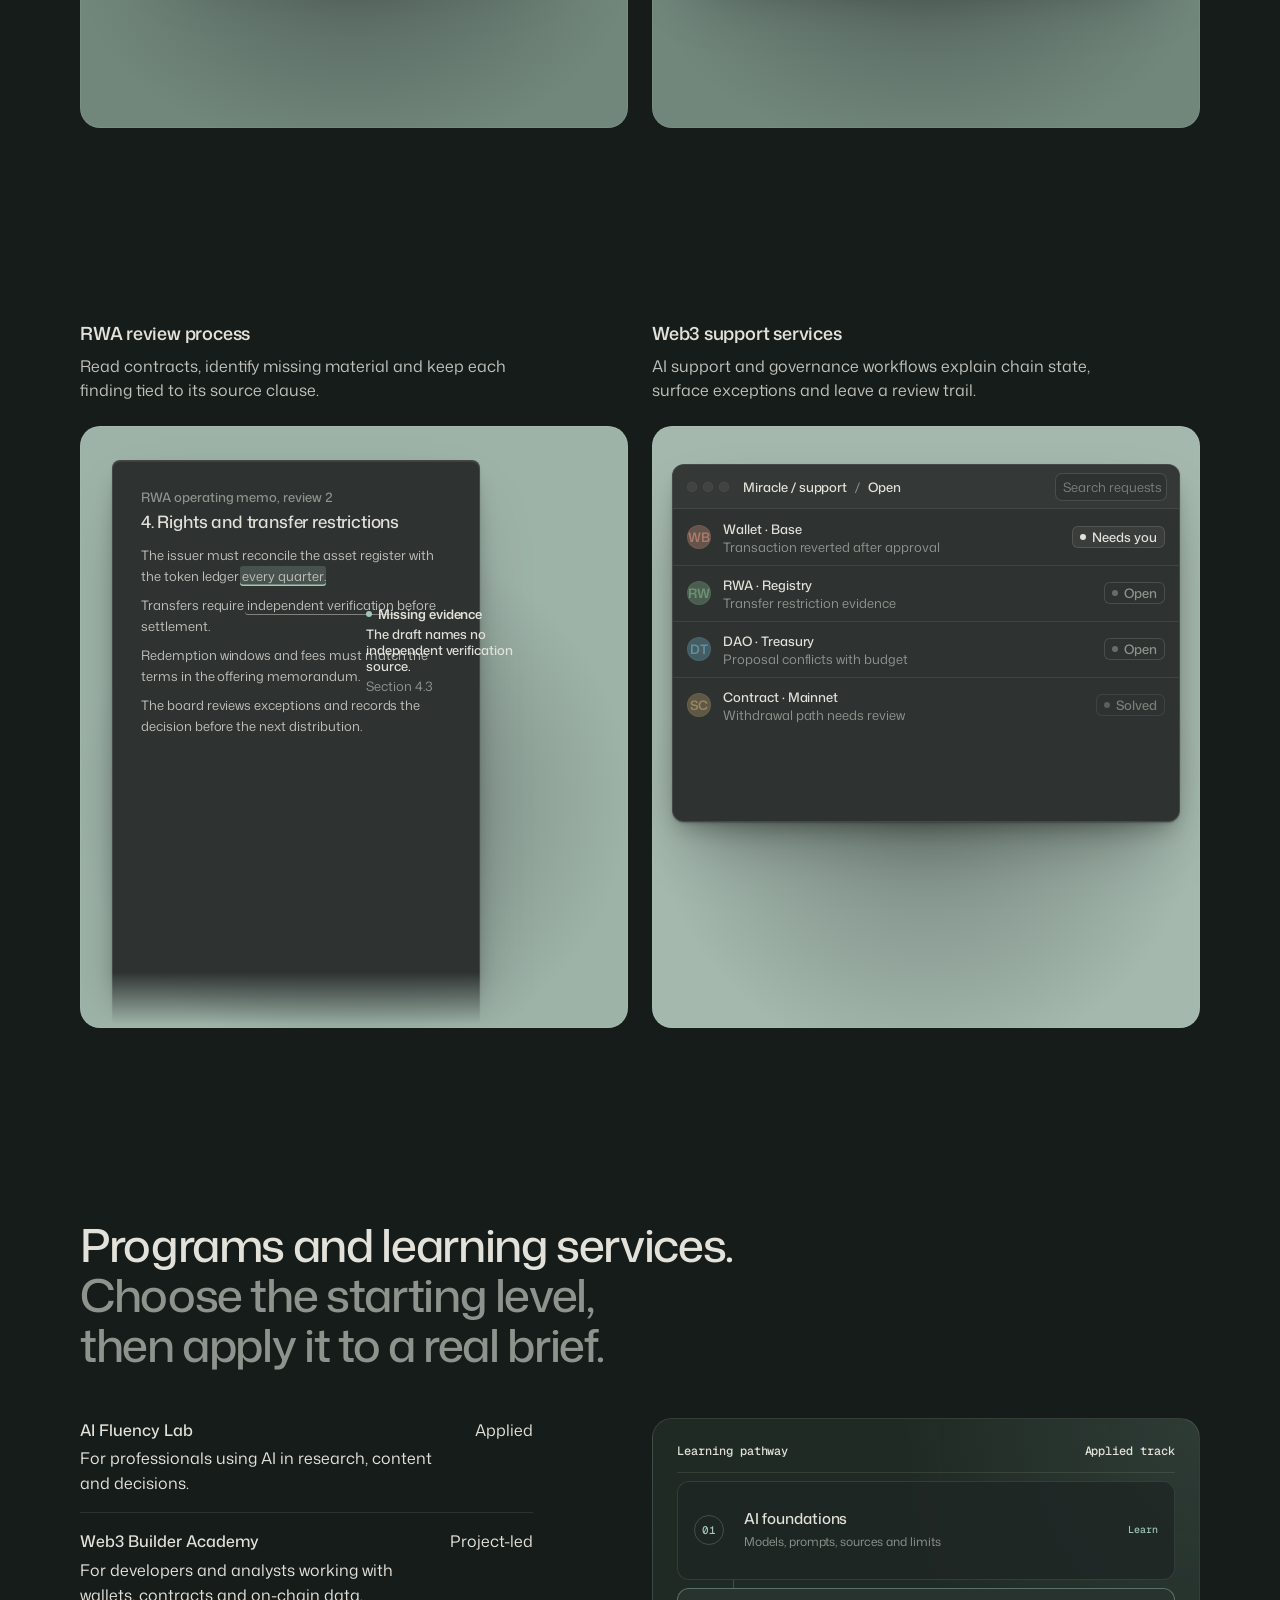
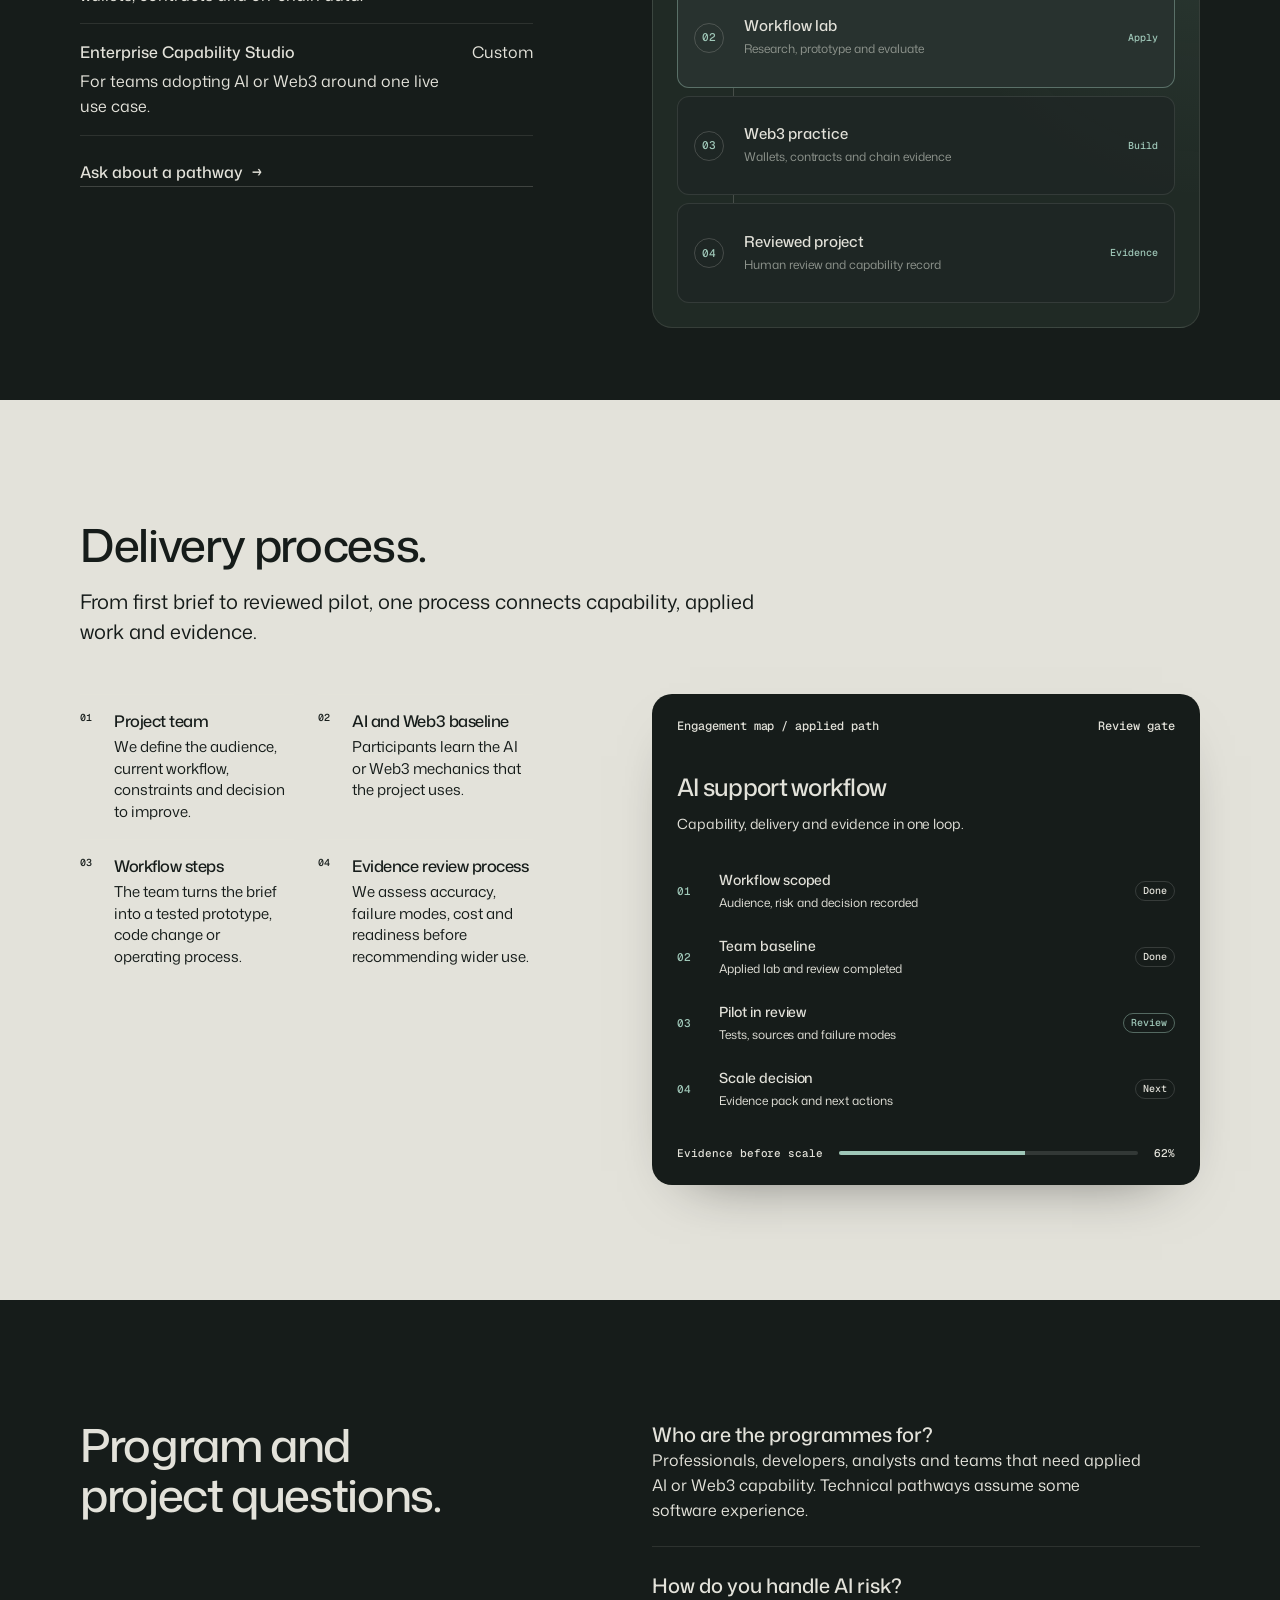
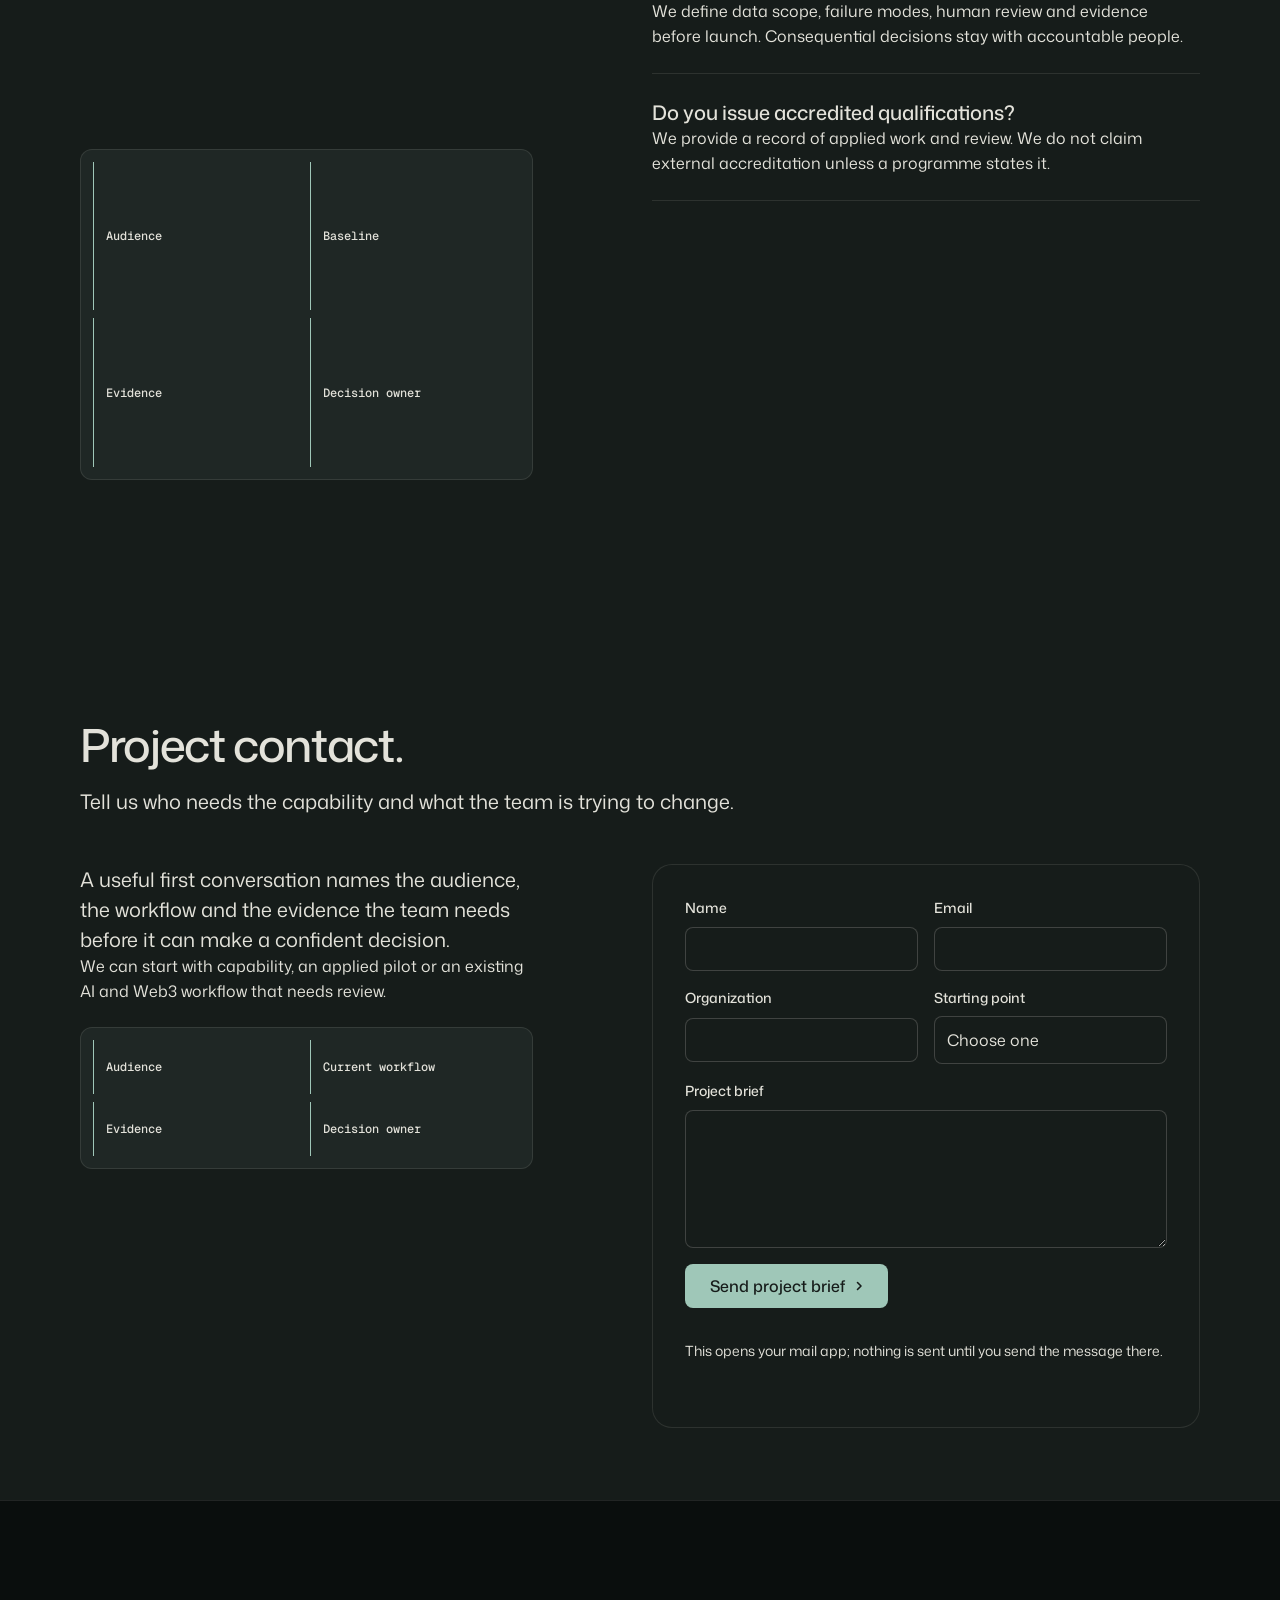
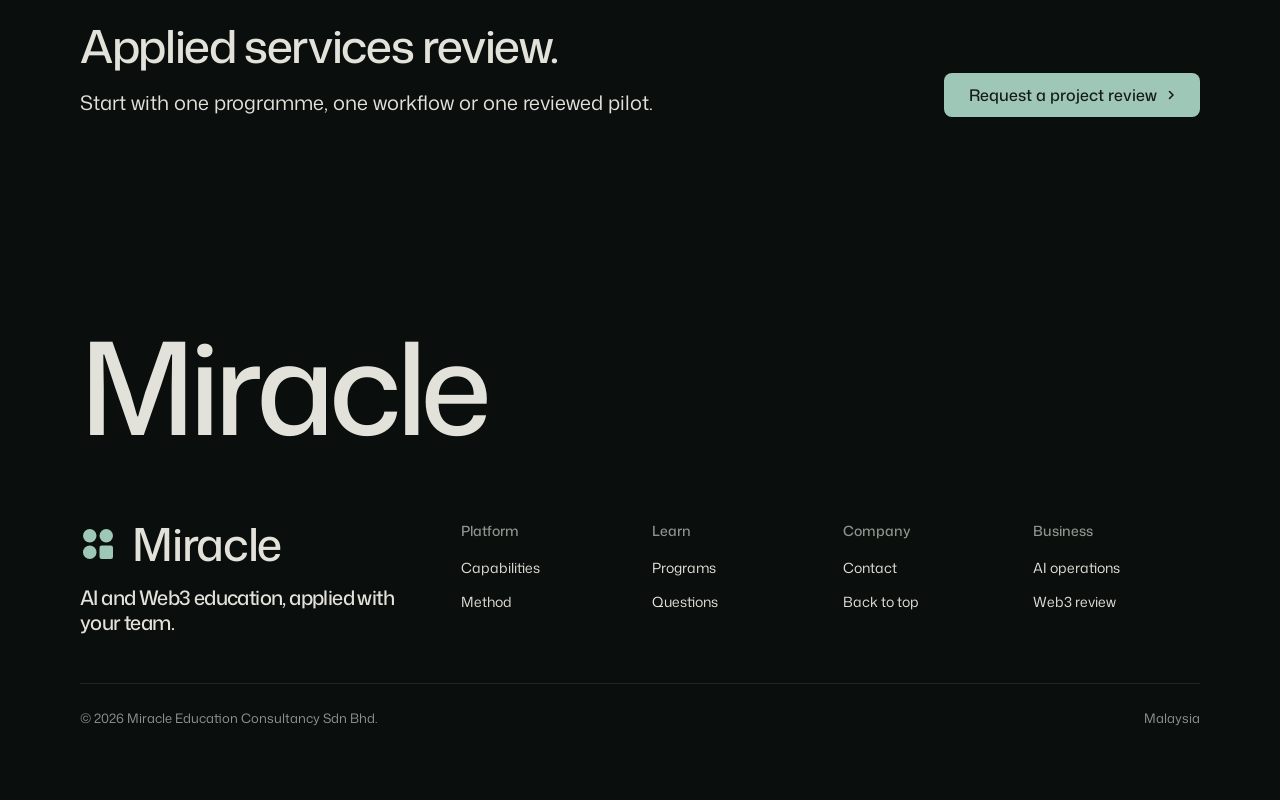
<file: programs.html>
<!doctype html>
<html lang="en">
<head>
  <meta charset="utf-8">
  <meta name="viewport" content="width=device-width, initial-scale=1">
  <meta name="robots" content="noindex">
  <meta http-equiv="refresh" content="0; url=index.html#programs">
  <title>Programs — Miracle Education Consultancy</title>
  <style>body{margin:0;background:#161c1a;color:#e3e2da;font:16px/1.6 system-ui,sans-serif}.wrap{width:min(100% - 48px,720px);margin:20vh auto}a{color:#9fc7b8}</style>
</head>
<body><div class="wrap"><p>Opening the Miracle programs section…</p><p><a href="index.html#programs">Continue to programs</a></p></div><script>location.replace('index.html#programs')</script></body>
</html>
</file>
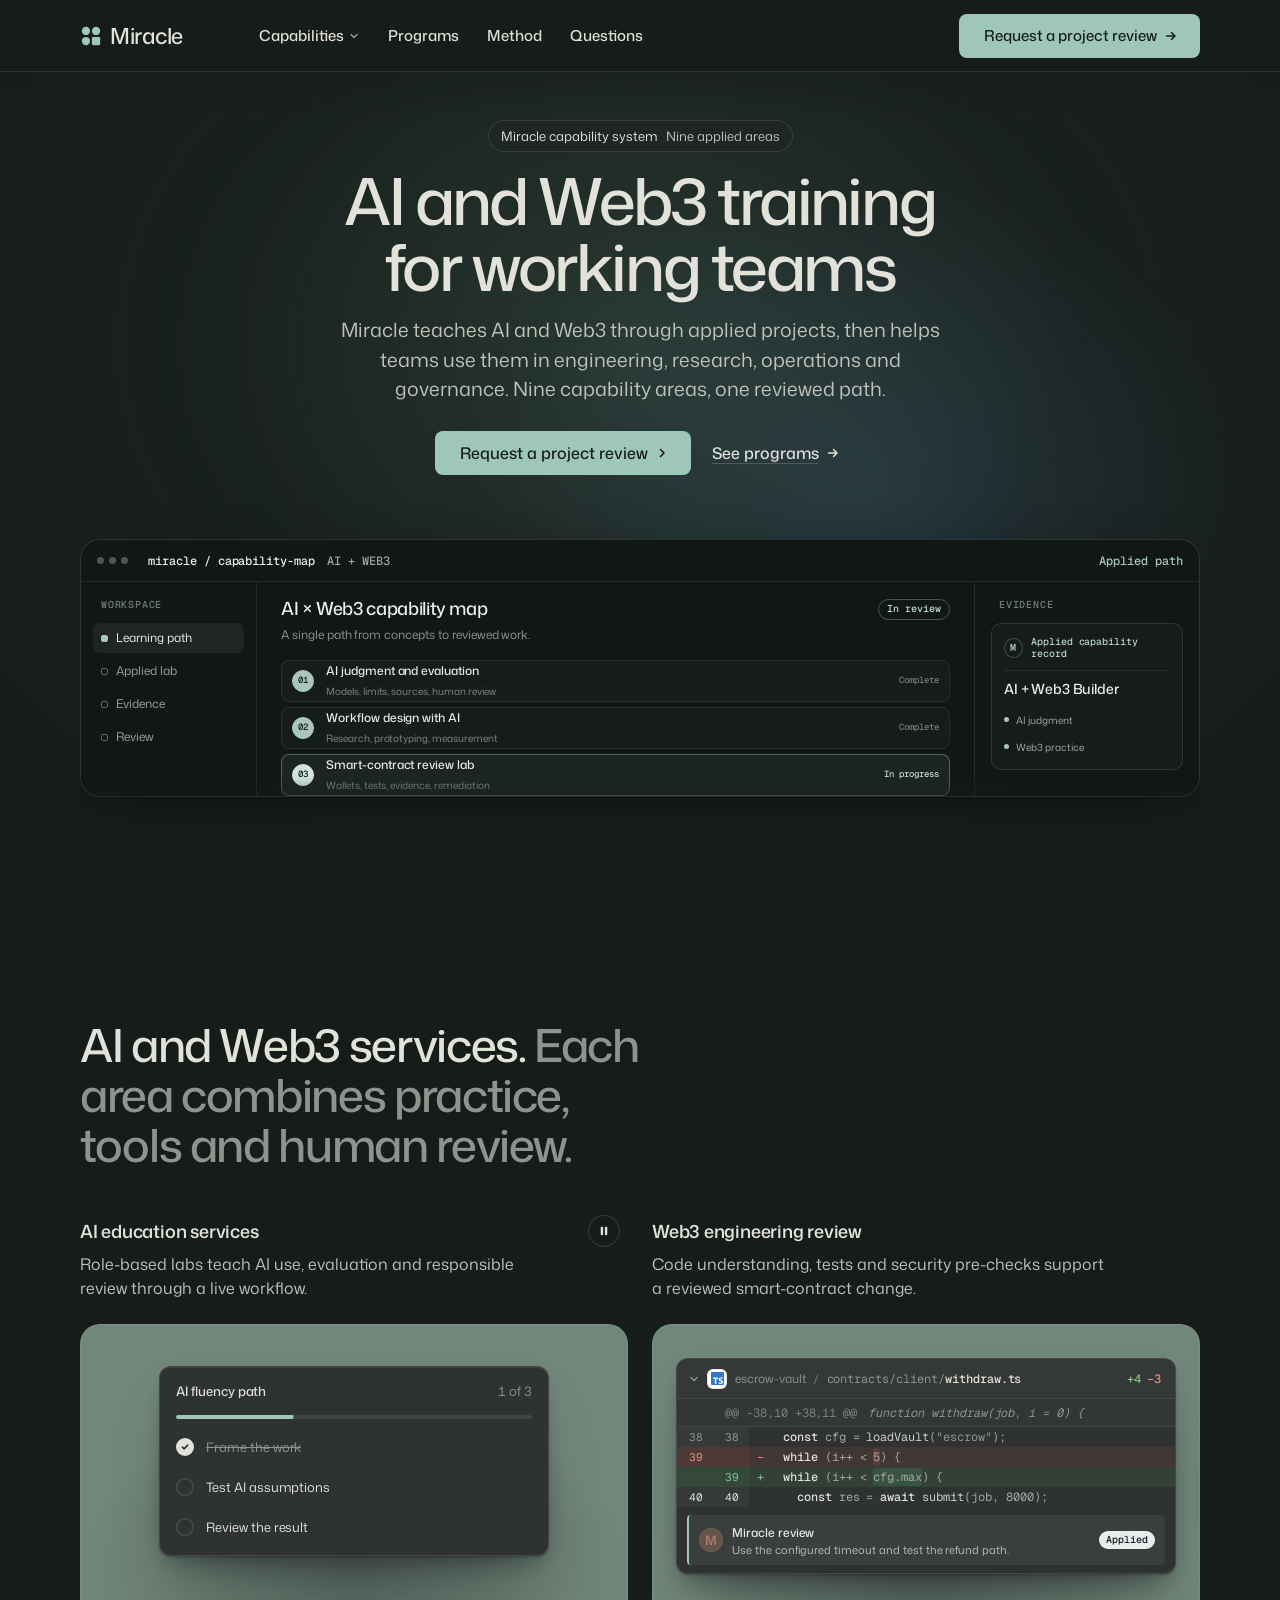
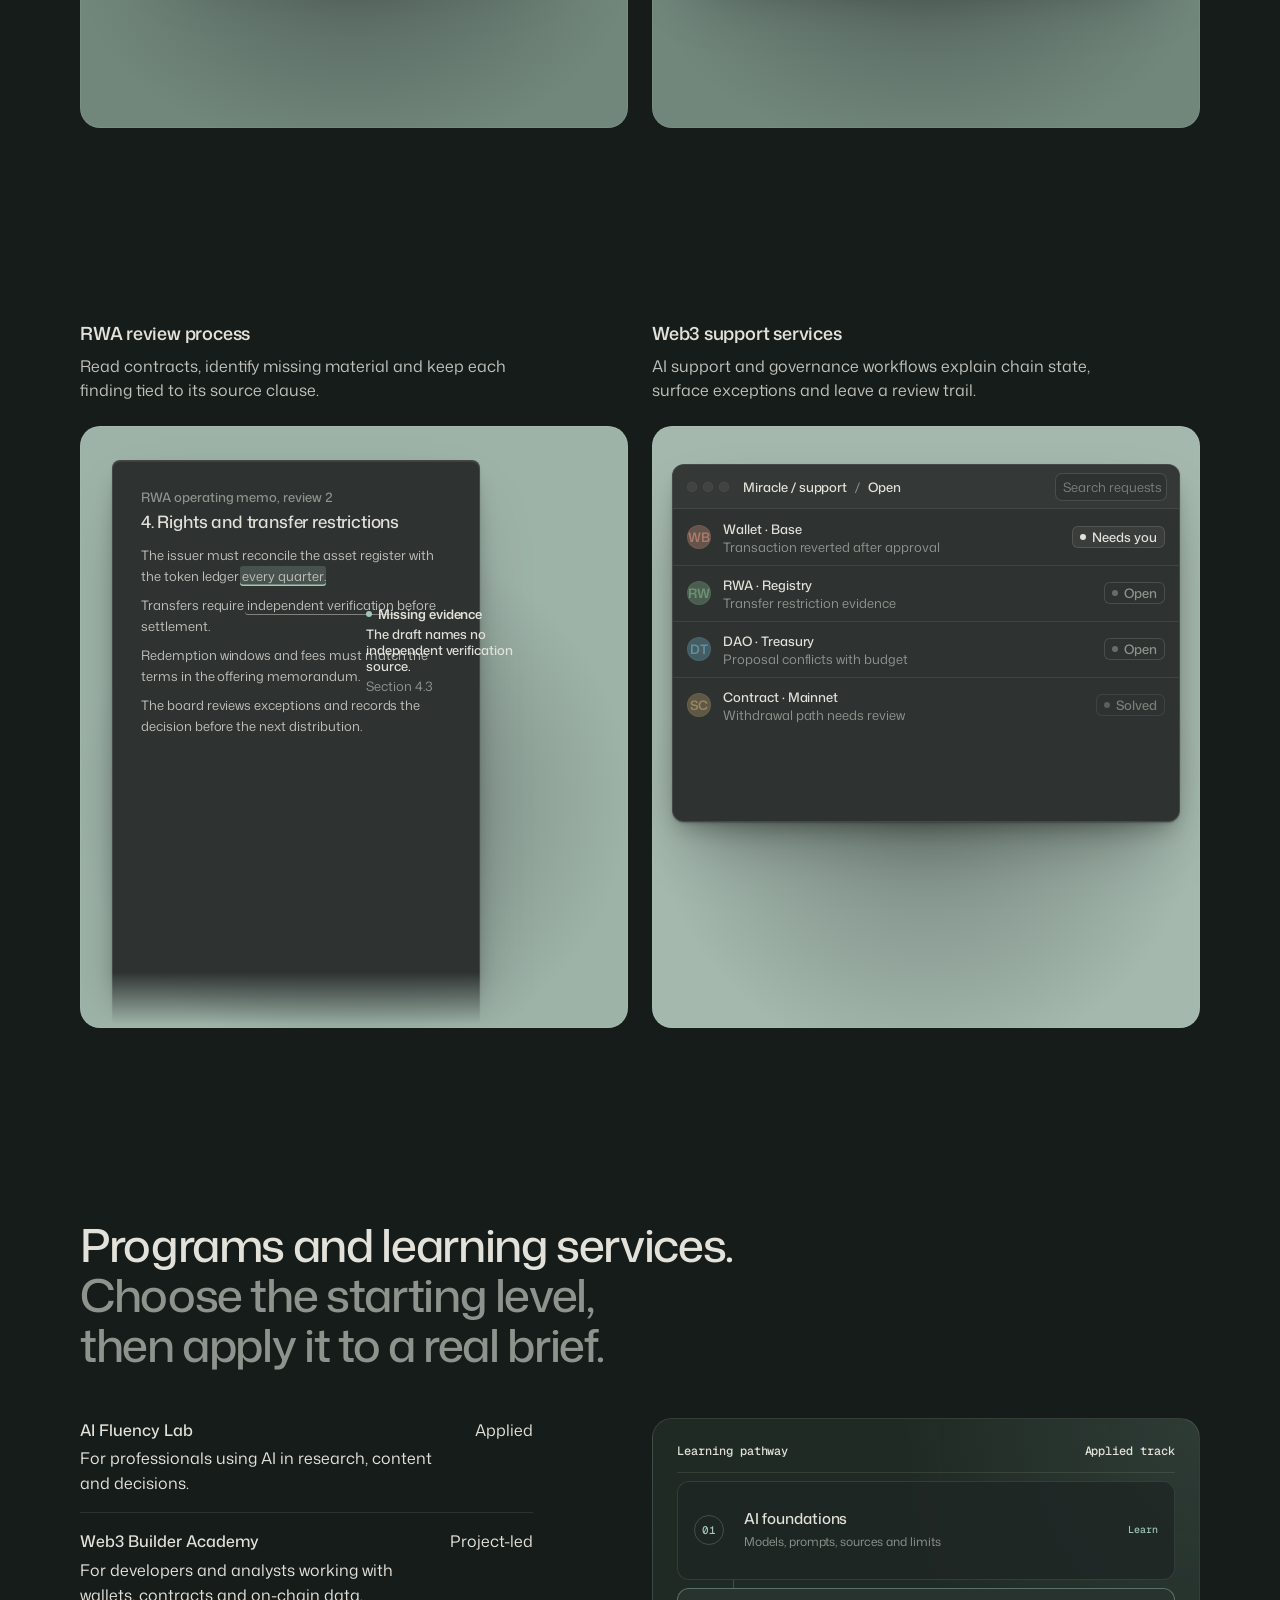
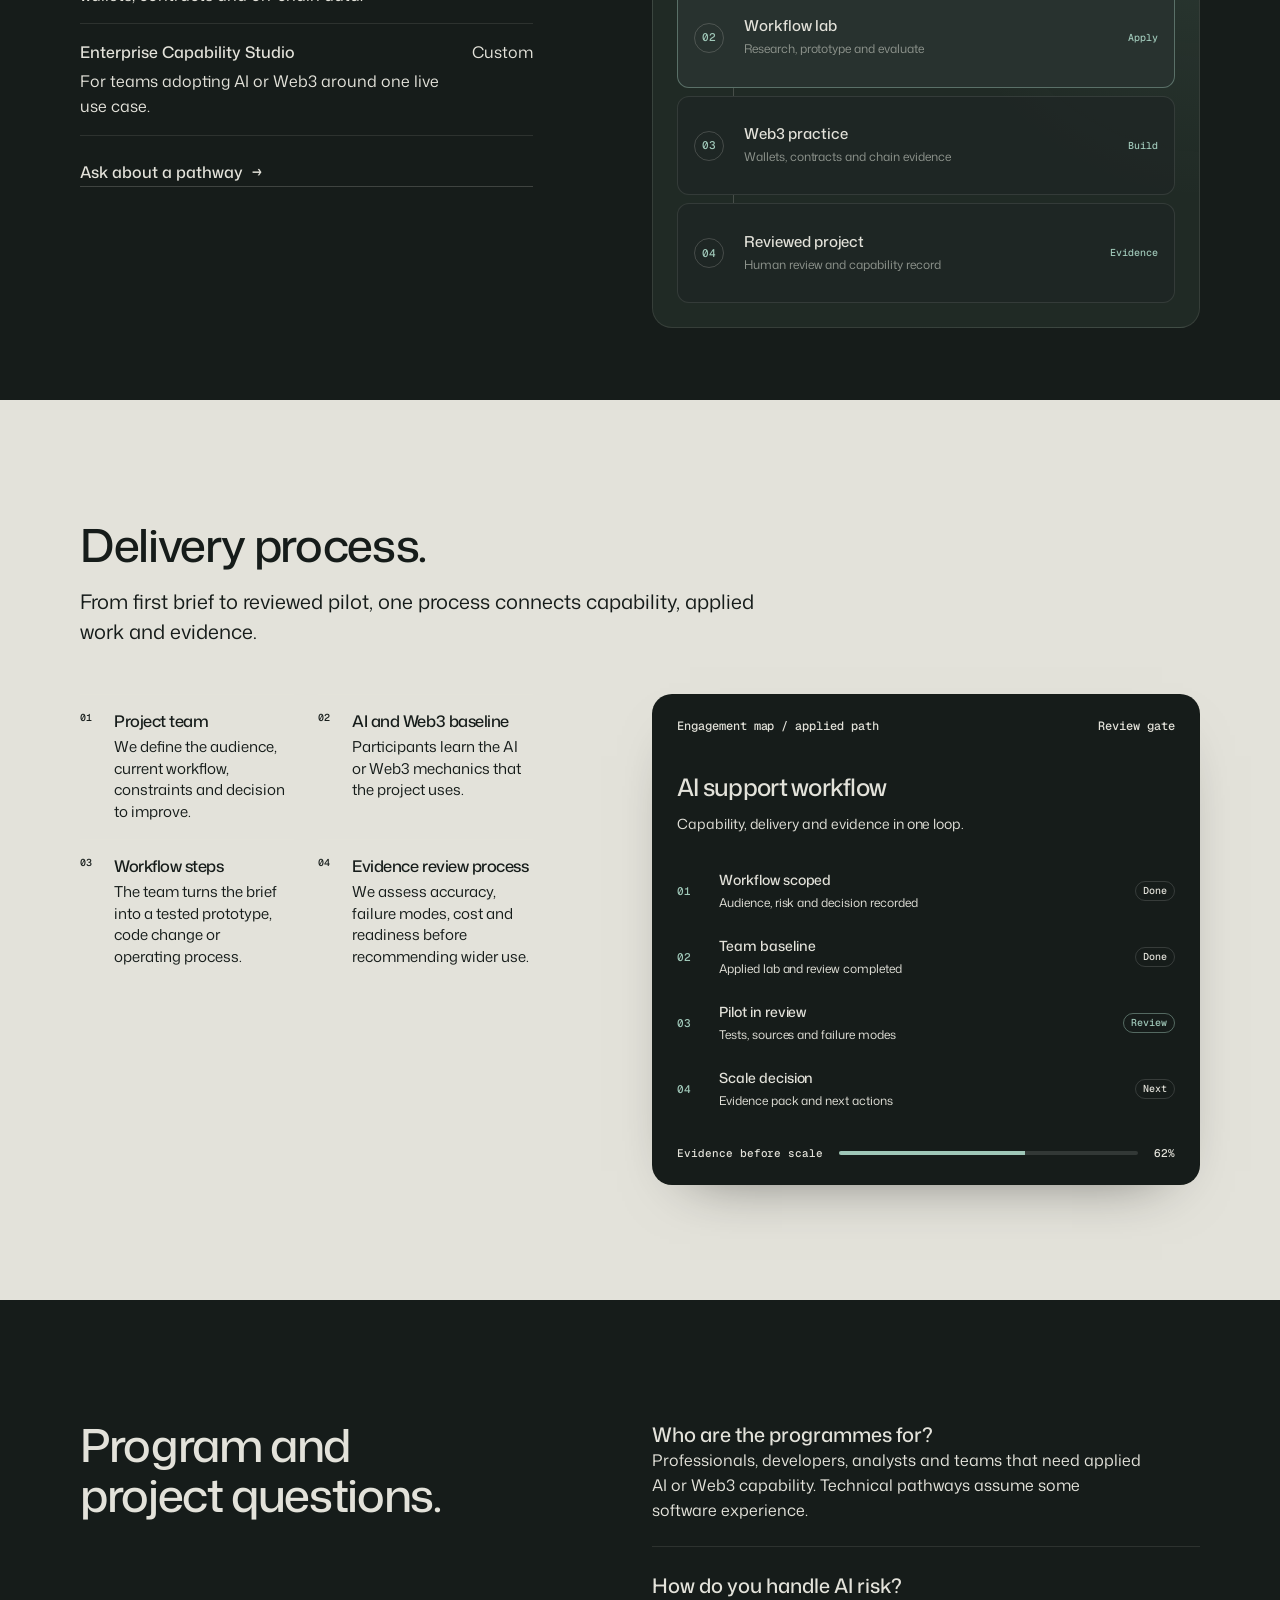
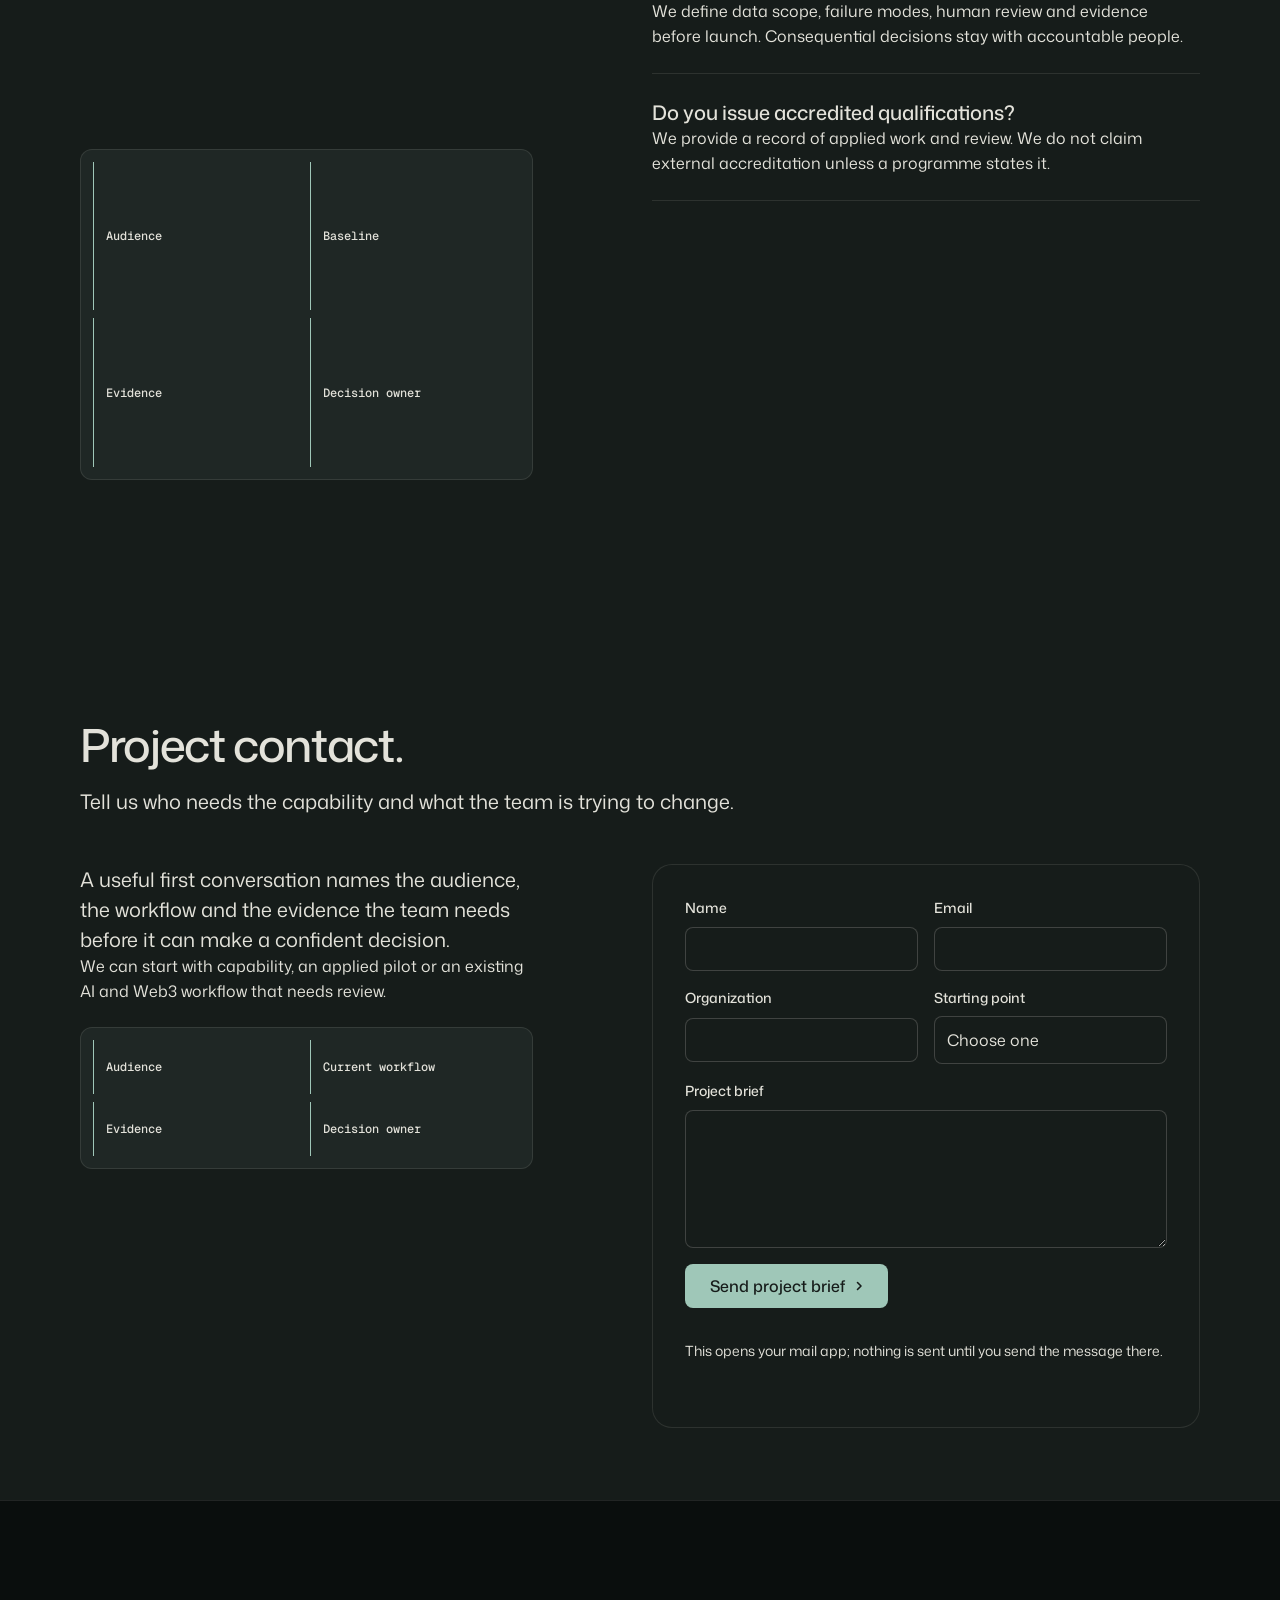
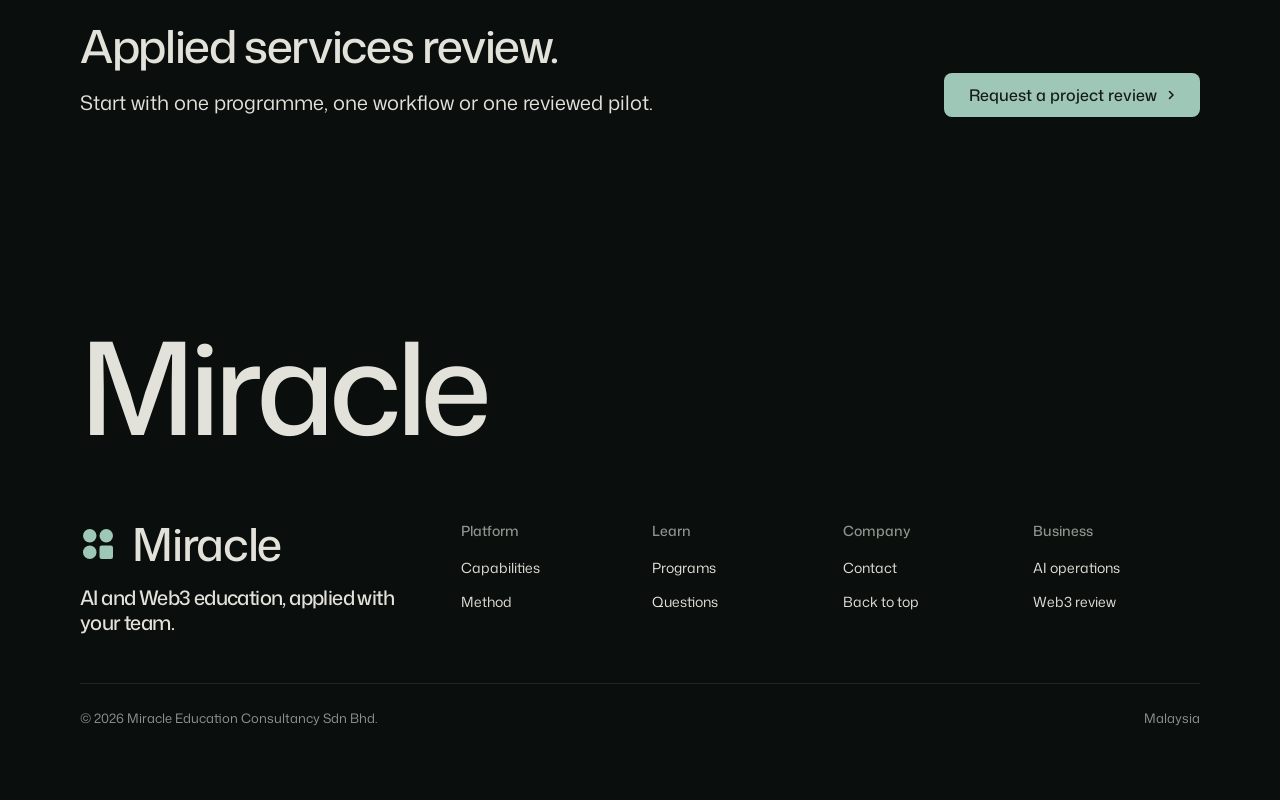
<file: solutions.html>
<!doctype html>
<html lang="en">
<head>
  <meta charset="utf-8">
  <meta name="viewport" content="width=device-width, initial-scale=1">
  <meta name="robots" content="noindex">
  <meta http-equiv="refresh" content="0; url=index.html#platform">
  <title>Solutions — Miracle Education Consultancy</title>
  <style>body{margin:0;background:#161c1a;color:#e3e2da;font:16px/1.6 system-ui,sans-serif}.wrap{width:min(100% - 48px,720px);margin:20vh auto}a{color:#9fc7b8}</style>
</head>
<body><div class="wrap"><p>Opening the Miracle capabilities section…</p><p><a href="index.html#platform">Continue to capabilities</a></p></div><script>location.replace('index.html#platform')</script></body>
</html>
</file>
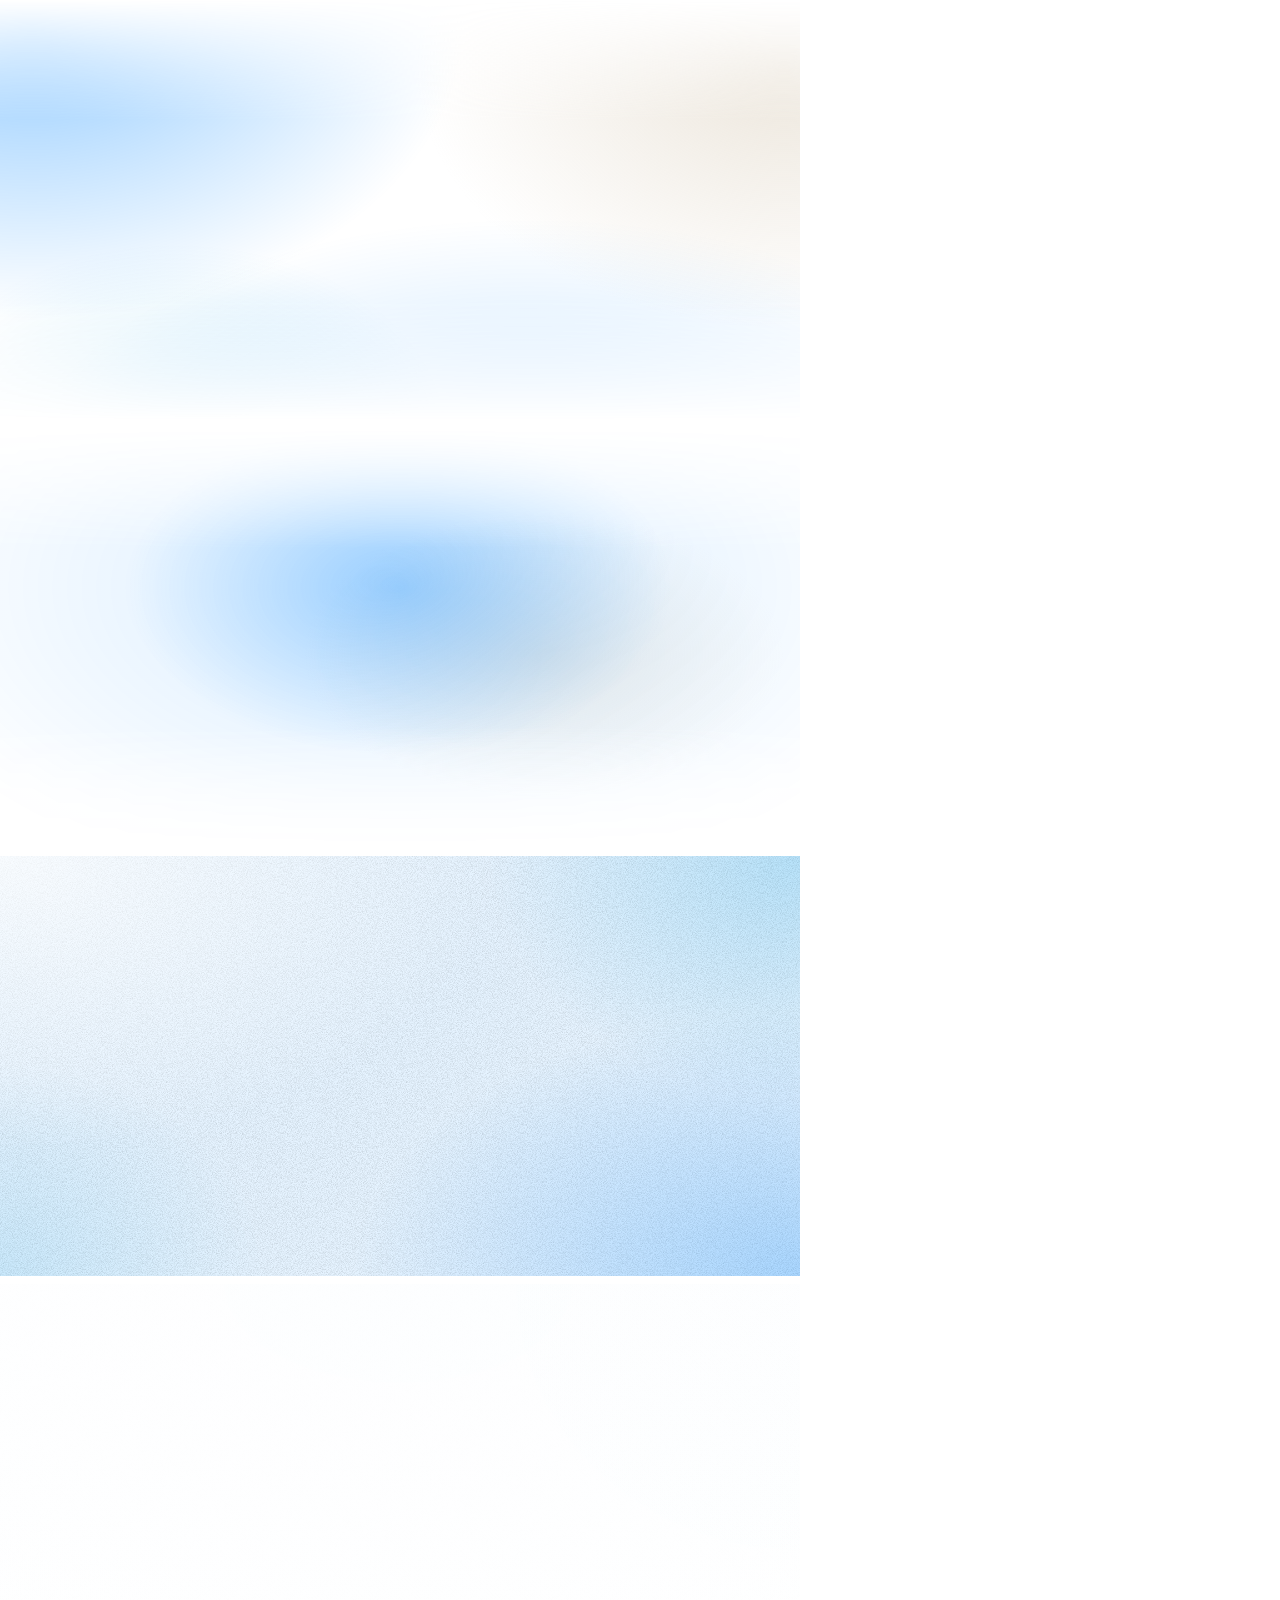
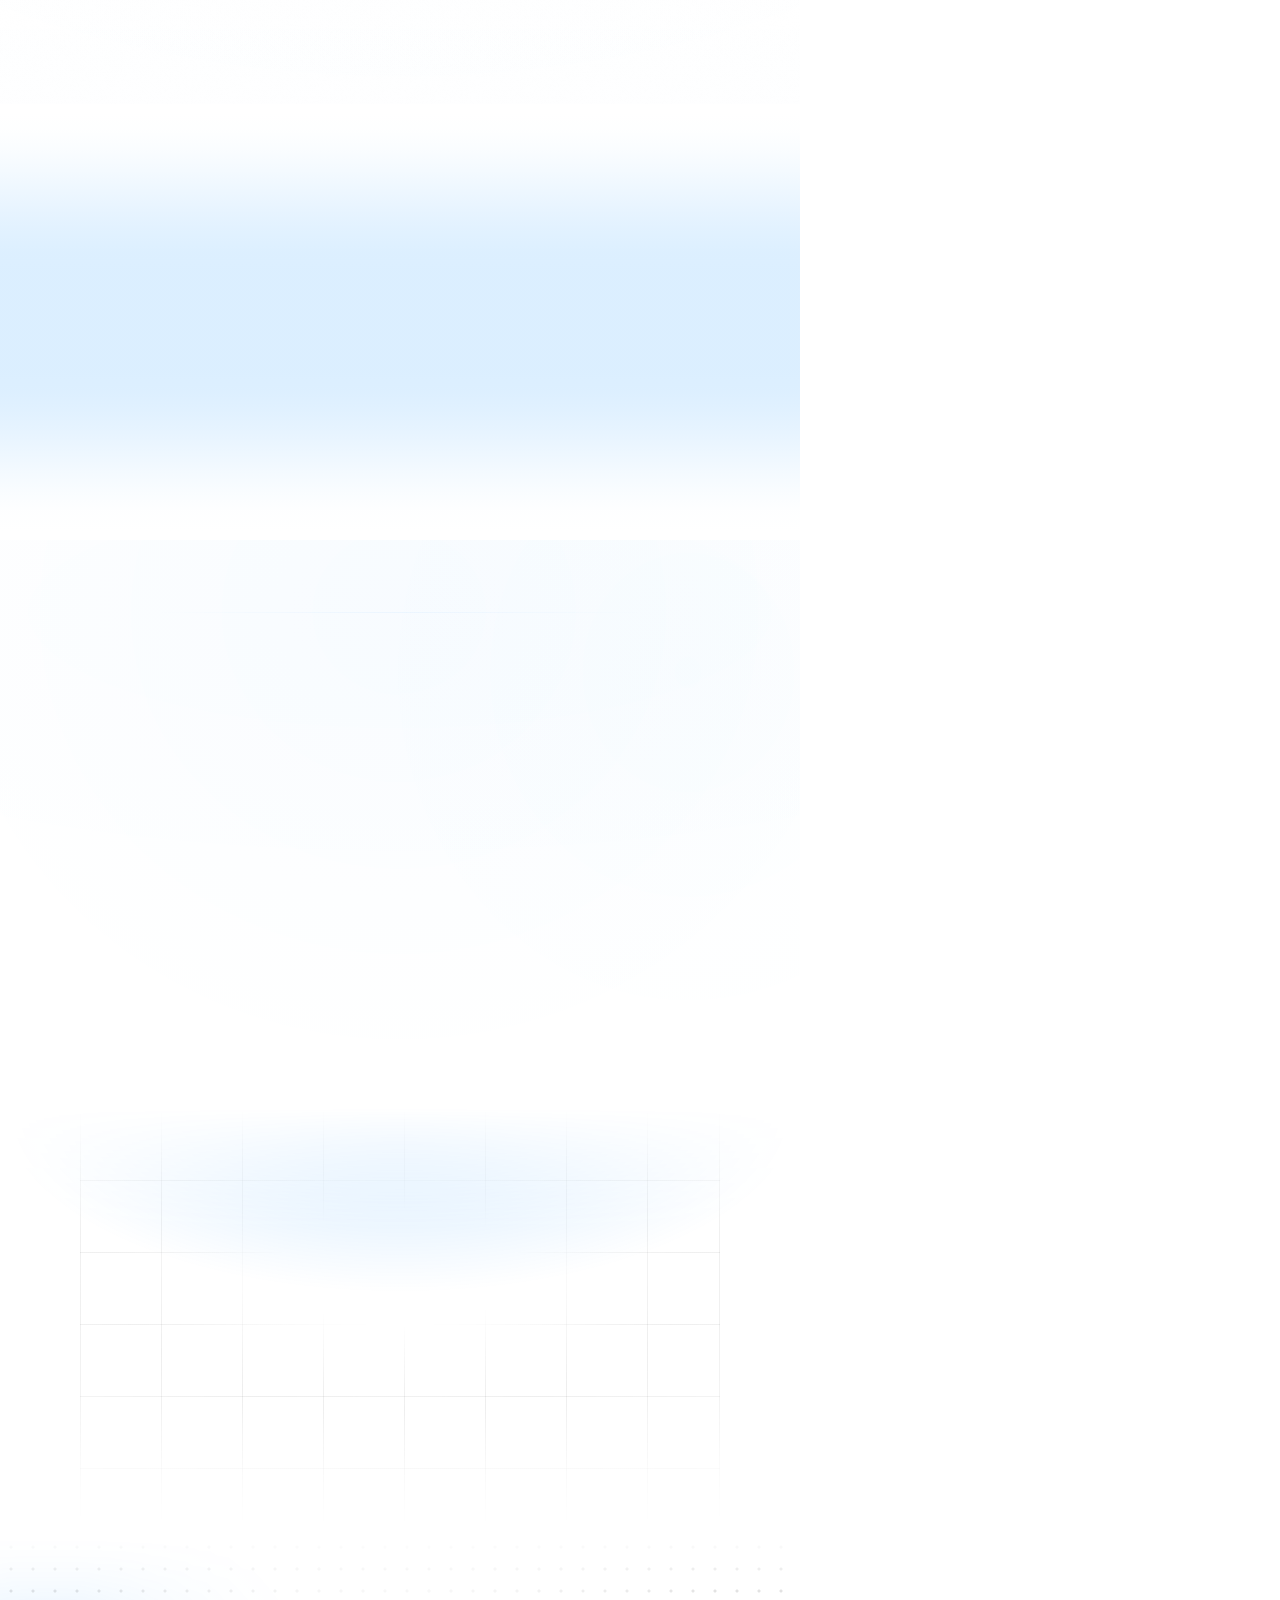
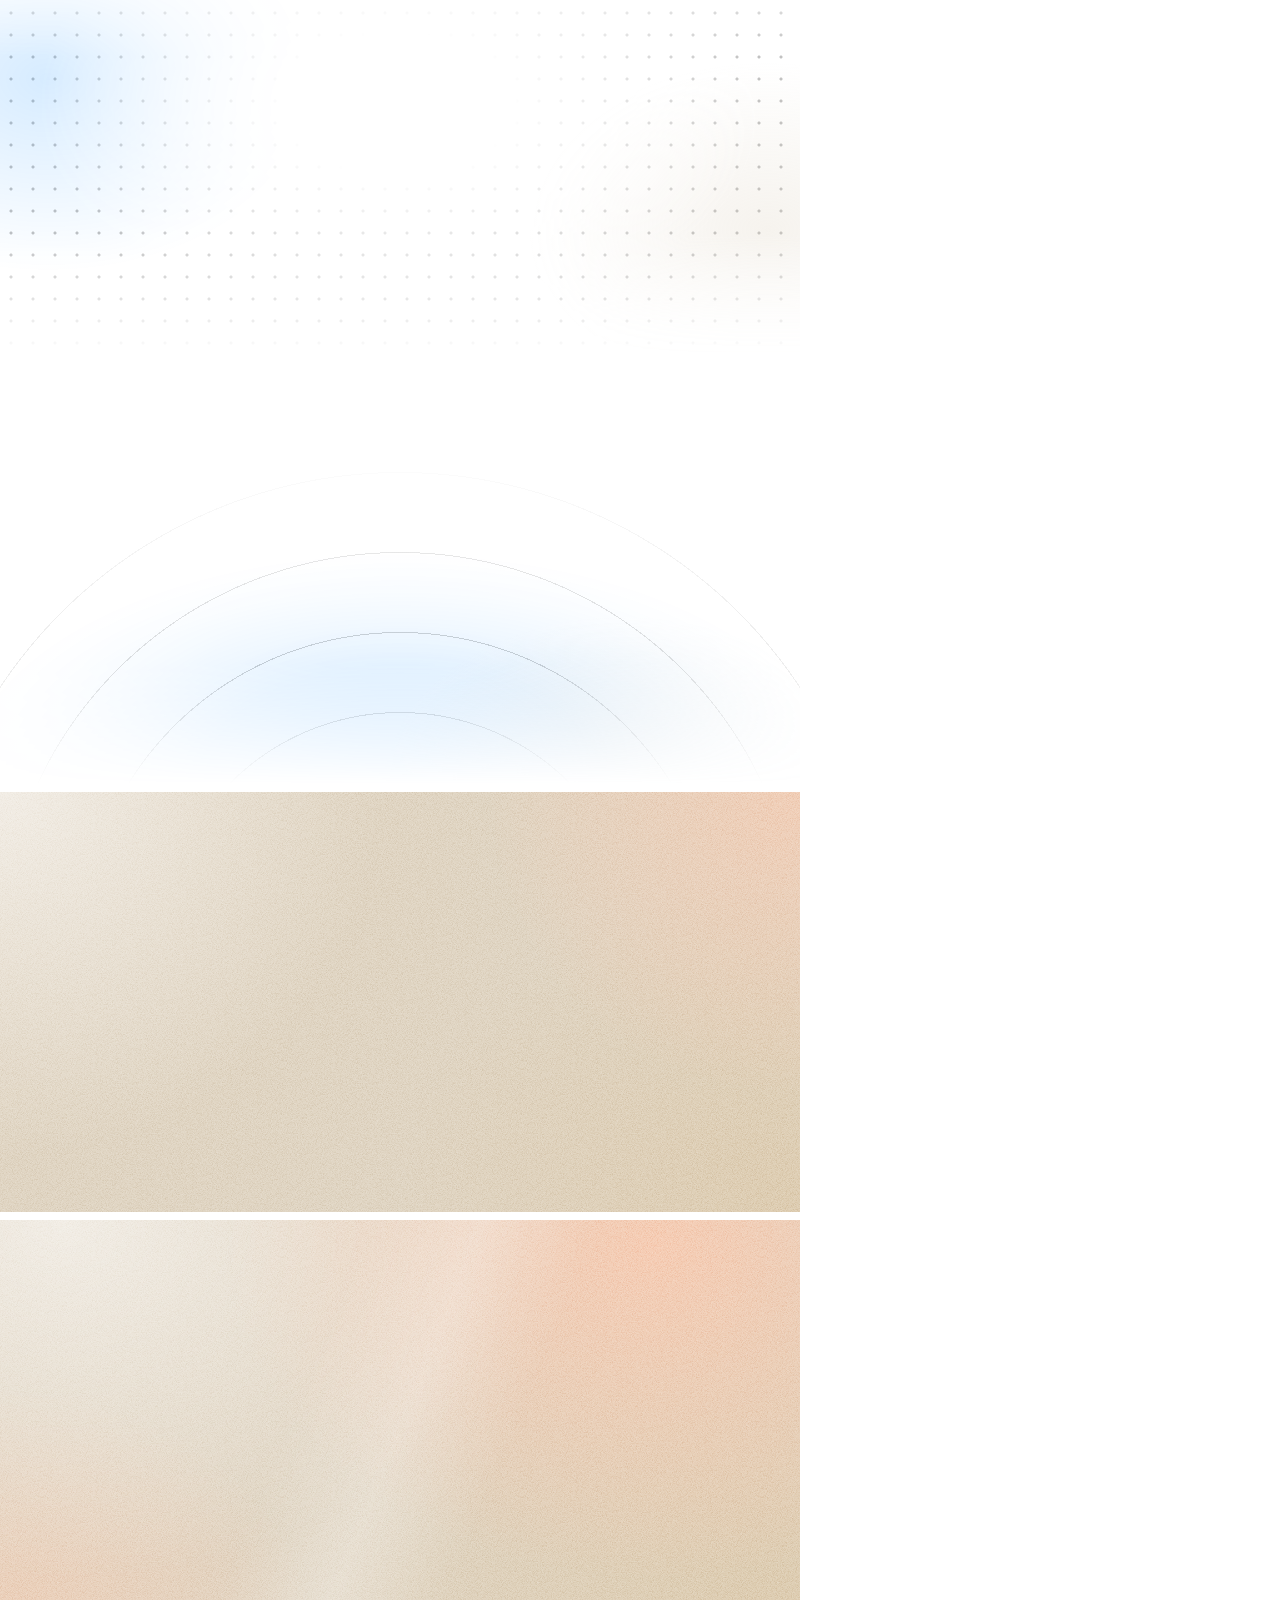
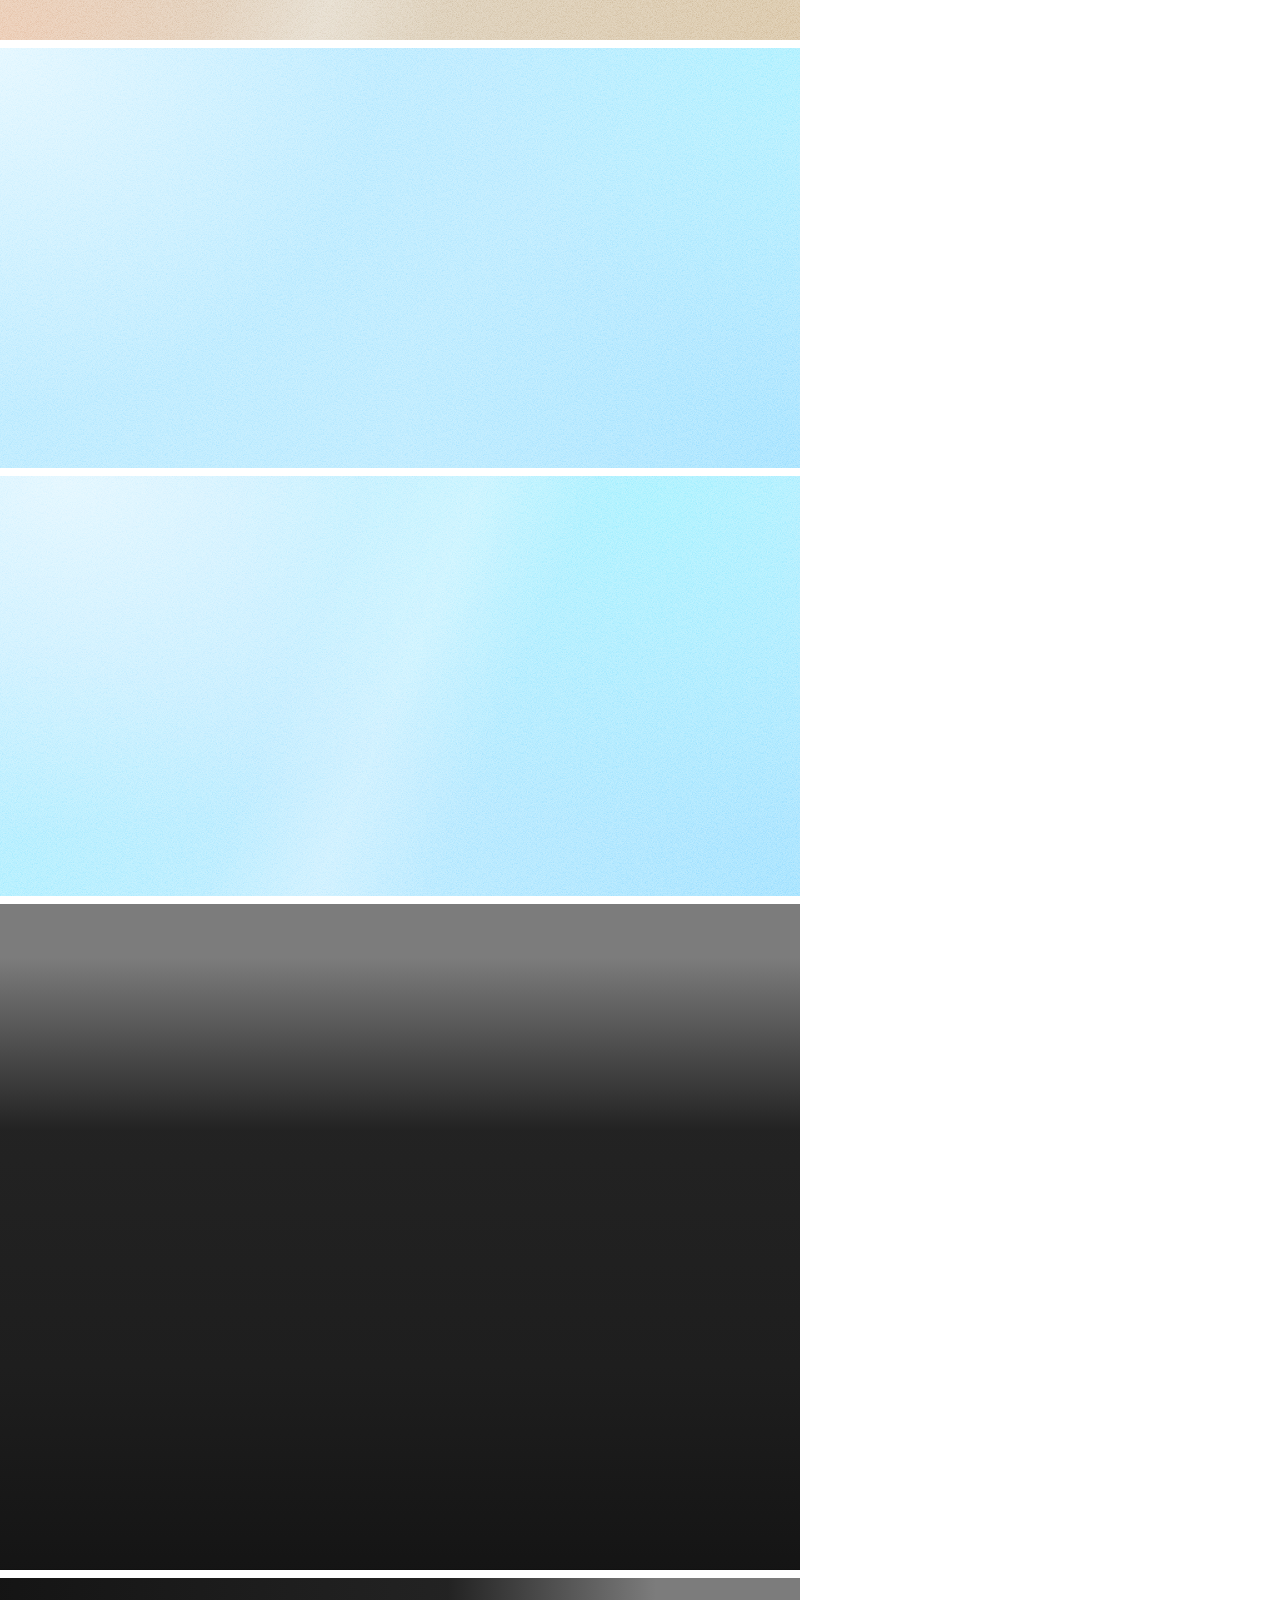
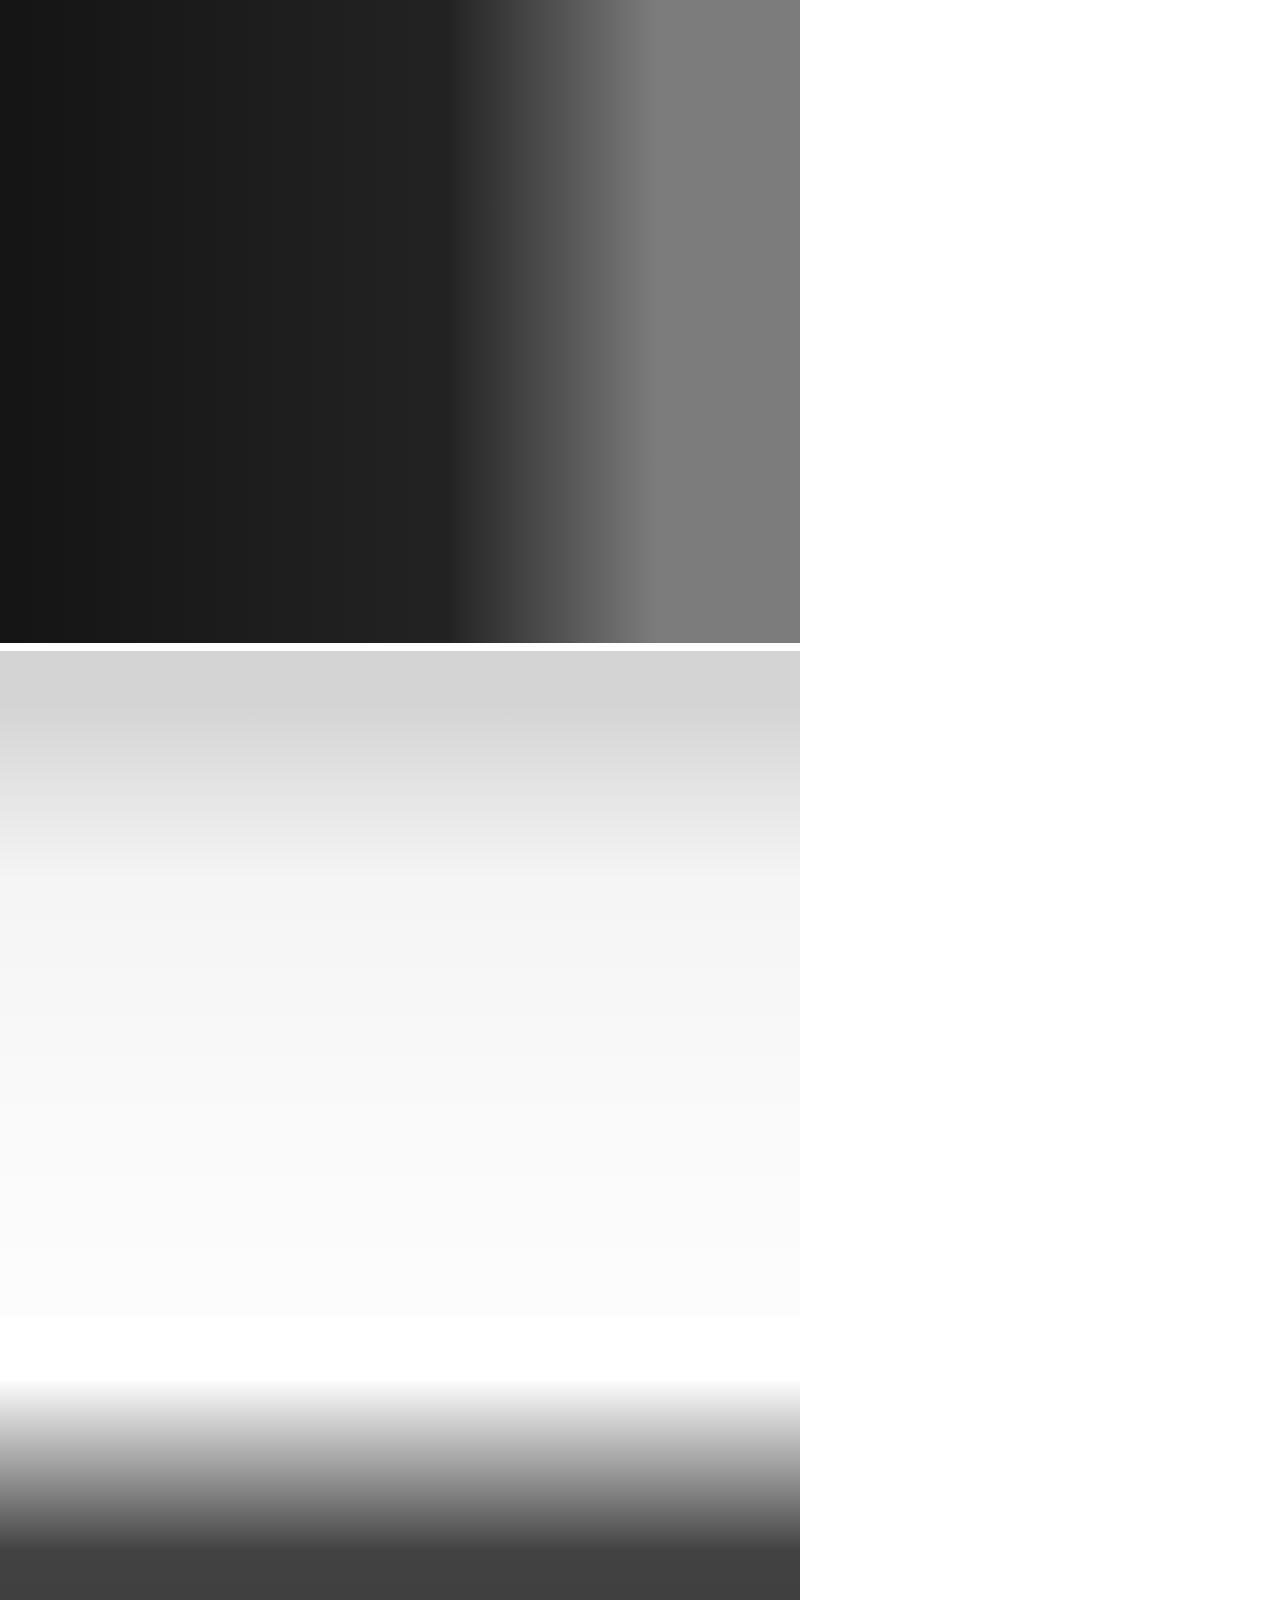
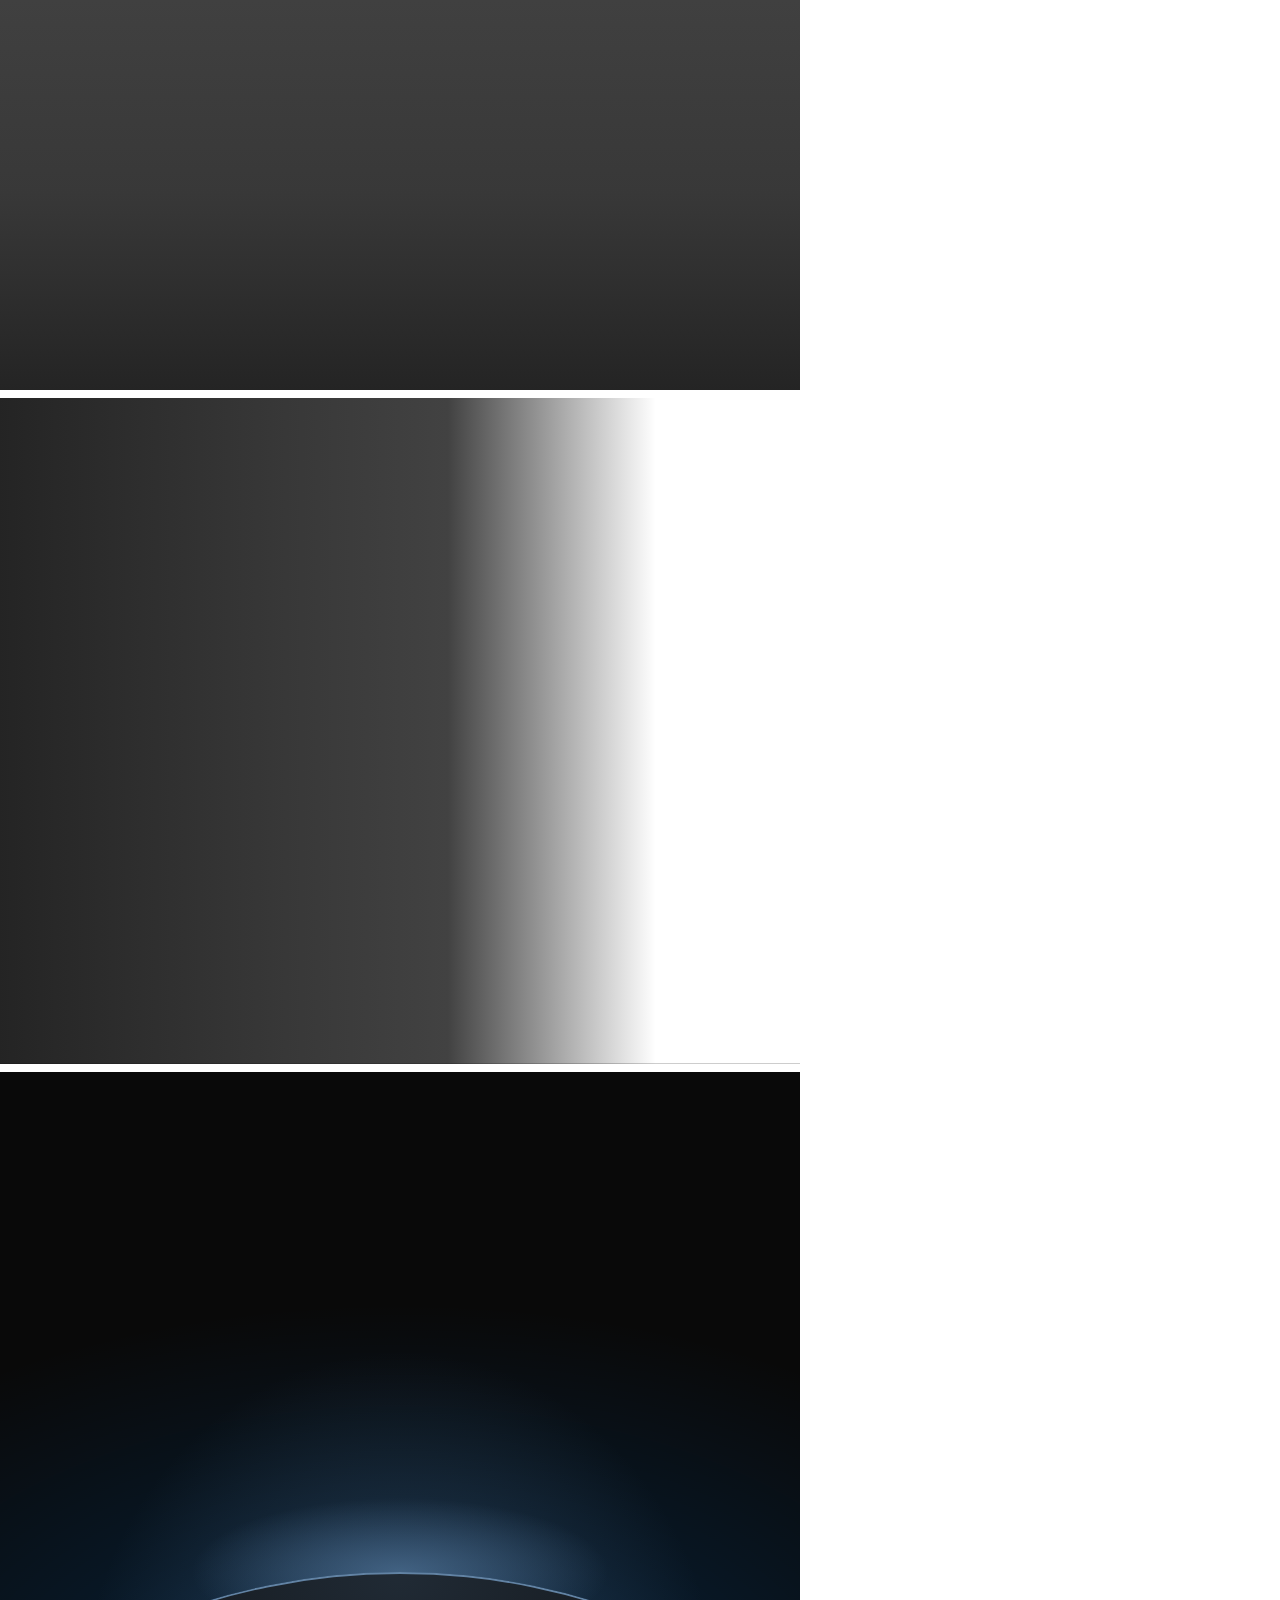
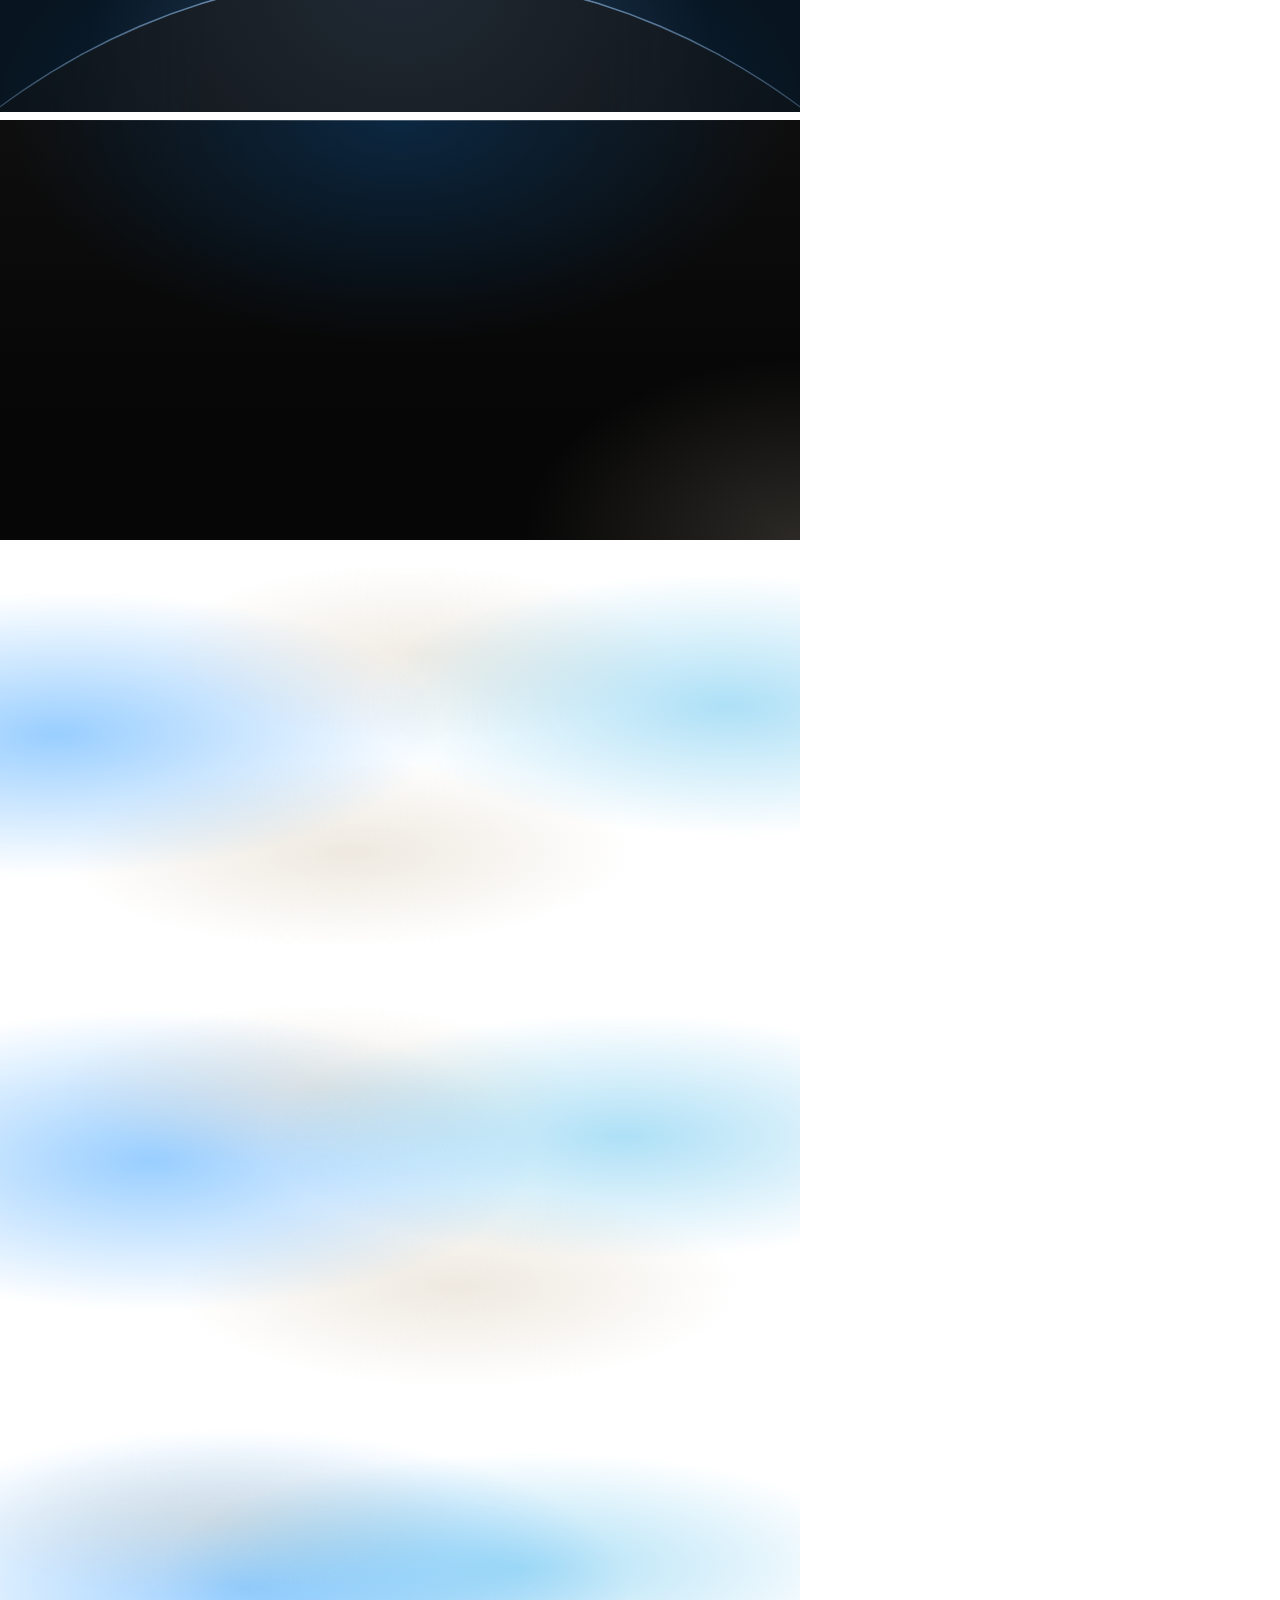
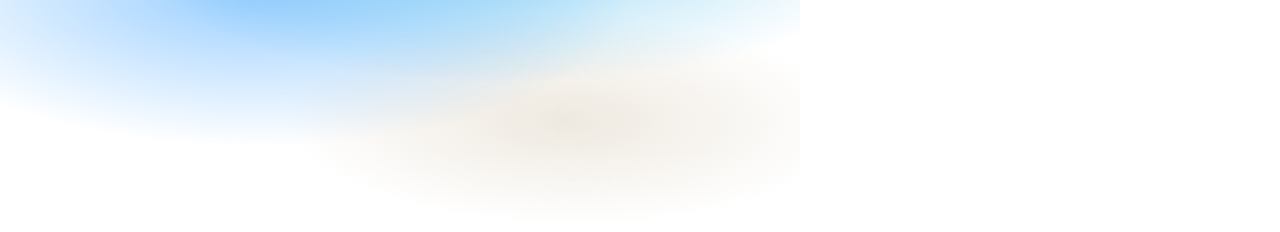
<file: assets/backgrounds/check.html>
<!doctype html>
<html lang="en" data-ground="sand">
<head>
<meta charset="utf-8">
<title>Backgrounds contrast check</title>
<!-- Every ground in a 800px box, for check.mjs: it sets a palette, screenshots the boxes and measures
     the ink and muted contrast on every pixel of each ground's text zone (index.json). The photograph
     grounds sit on a flat grey picture: #7c7c7c for the dark scrim, #d4d4d4 for the light one; and the worst case of the dark scrim: a white
     picture (white words on it). The light scrim is for pale photographs only. -->
<link rel="stylesheet" href="../system.css">
<link rel="stylesheet" href="backgrounds.css">
<style>body { margin: 0; width: 800px; } .box { width: 800px; margin: 0 0 8px; padding: 24px; font-size: 20px; } .pi, .pm { visibility: hidden; } .pi { color: var(--ink); } .pm { color: var(--muted); }  /* the liquid blobs held at the start, the middle and the end of their drift (the keyframes in backgrounds.css), so the text zone is measured where they stand under it */
  .at-start::before { animation: none; transform: translate3d(-7%, 0, 0) skewX(-7deg) scaleY(.94); } .at-start::after { animation: none; transform: translate3d(8%, 0, 0) skewX(6deg) scaleY(1.04); }
  .at-mid::before { animation: none; transform: translate3d(.5%, 0, 0) skewX(-.5deg) scaleY(.995); } .at-mid::after { animation: none; transform: translate3d(-.5%, 0, 0) scaleY(.98); }
  .at-end::before { animation: none; transform: translate3d(8%, 0, 0) skewX(6deg) scaleY(1.05); } .at-end::after { animation: none; transform: translate3d(-9%, 0, 0) skewX(-6deg) scaleY(.92); }
</style>
<script src="backgrounds.js" defer></script>
</head>
<body>
<div class="bg-mist box" data-g="mist" style="height:420px"><span class="pi">Ink</span> <span class="pm">Muted</span></div>
<div class="bg-halo box" data-g="halo" style="height:420px"><span class="pi">Ink</span> <span class="pm">Muted</span></div>
<div class="bg-grain box" data-g="grain" style="height:420px"><span class="pi">Ink</span> <span class="pm">Muted</span></div>
<div class="bg-paper box" data-g="paper" style="height:420px"><span class="pi">Ink</span> <span class="pm">Muted</span></div>
<div class="bg-dusk box" data-g="dusk" style="height:420px"><span class="pi">Ink</span> <span class="pm">Muted</span></div>
<div class="bg-topglow box" data-g="topglow" style="height:560px"><span class="pi">Ink</span> <span class="pm">Muted</span></div>
<div class="bg-ruled box" data-g="ruled" style="height:420px"><span class="pi">Ink</span> <span class="pm">Muted</span></div>
<div class="bg-dots box" data-g="dots" style="height:420px"><span class="pi">Ink</span> <span class="pm">Muted</span></div>
<div class="bg-arcs box" data-g="arcs" style="height:420px"><span class="pi">Ink</span> <span class="pm">Muted</span></div>
<div class="bg-band box" data-g="band" style="height:420px"><span class="pi">Ink</span> <span class="pm">Muted</span></div>
<div class="bg-field box" data-g="field" style="height:420px"><span class="pi">Ink</span> <span class="pm">Muted</span></div>
<div class="bg-band bg-tint box" data-g="band-tint" style="height:420px"><span class="pi">Ink</span> <span class="pm">Muted</span></div>
<div class="bg-field bg-tint box" data-g="field-tint" style="height:420px"><span class="pi">Ink</span> <span class="pm">Muted</span></div>
<div class="bg-photo box" data-g="photo" style="height:520px;--g-photo:linear-gradient(#7c7c7c,#7c7c7c)"><span class="pi">Ink</span> <span class="pm">Muted</span></div>
<div class="bg-photo bg-photo--left box" data-g="photo-left" style="height:520px;--g-photo:linear-gradient(#7c7c7c,#7c7c7c)"><span class="pi">Ink</span> <span class="pm">Muted</span></div>
<div class="bg-photo bg-photo--light box" data-g="photo-light" style="height:520px;--g-photo:linear-gradient(#d4d4d4,#d4d4d4)"><span class="pi">Ink</span> <span class="pm">Muted</span></div>
<div class="bg-photo box" data-g="photo-white" style="height:520px;--g-photo:linear-gradient(#fff,#fff)"><span class="pi">Ink</span> <span class="pm">Muted</span></div>
<div class="bg-photo bg-photo--left box" data-g="photo-left-white" style="height:520px;--g-photo:linear-gradient(#fff,#fff)"><span class="pi">Ink</span> <span class="pm">Muted</span></div>
<div class="bg-horizon box" data-g="horizon" style="height:640px"><span class="pi">Ink</span> <span class="pm">Muted</span></div>
<div class="bg-deep box" data-g="deep" style="height:420px"><span class="pi">Ink</span> <span class="pm">Muted</span></div>
<div class="bg-liquid box at-start" data-g="liquid" data-no-pause style="height:420px"><span class="pi">Ink</span> <span class="pm">Muted</span></div>
<div class="bg-liquid box at-mid" data-g="liquid-mid" data-no-pause style="height:420px"><span class="pi">Ink</span> <span class="pm">Muted</span></div>
<div class="bg-liquid box at-end" data-g="liquid-end" data-no-pause style="height:420px"><span class="pi">Ink</span> <span class="pm">Muted</span></div>

</body>
</html>
</file>
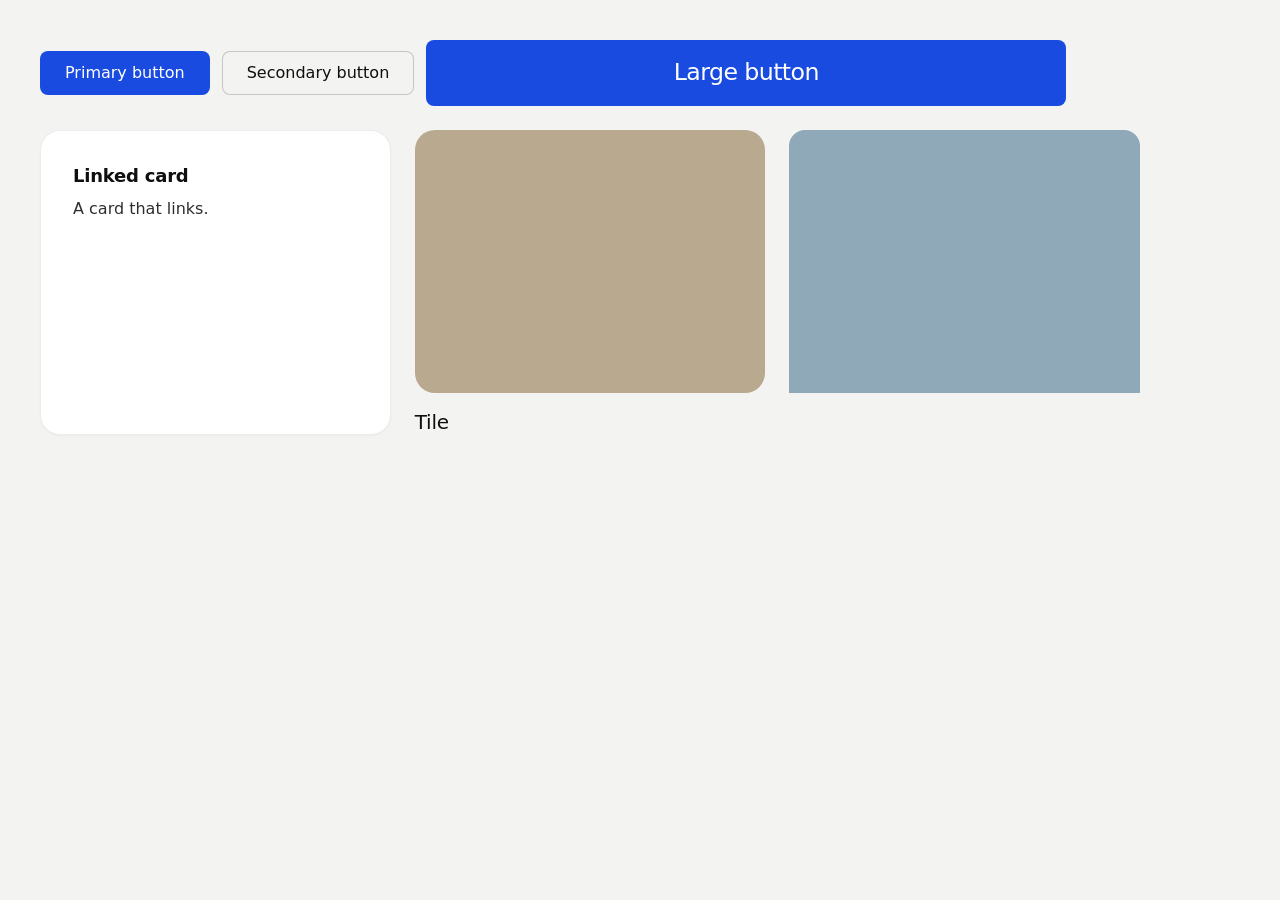
<file: assets/motion/_hover-test.html>
<!doctype html>
<html lang="en">
<head>
<meta charset="utf-8"><meta name="viewport" content="width=device-width, initial-scale=1">
<title>Hover test</title>
<link rel="stylesheet" href="../system.css">
<link rel="stylesheet" href="../ui/cards.css">
<link rel="stylesheet" href="motion.css">
<style>:root{--bg:#f3f3f1;--card:#fff;--ink:#0f0f0e;--muted:#686863;--accent:#e5531c}body{background:var(--bg);color:var(--ink);padding:40px}.row{display:grid;grid-template-columns:repeat(3,1fr);gap:24px;max-width:1100px}</style>
</head>
<body>
<main>
<div class="btn-row" style="margin-bottom:24px"><a class="btn btn--primary" href="#p">Primary button</a><a class="btn btn--secondary" href="#s">Secondary button</a><a class="btn btn--primary btn--xl" href="#x">Large button</a></div>
<div class="row">
  <a class="card" id="c1" href="#a"><h3>Linked card</h3><p>A card that links.</p></a>
  <a class="tile" id="t1" href="#b"><div class="tile__media"><img id="i1" alt="" src="data:image/svg+xml,%3Csvg xmlns='http://www.w3.org/2000/svg' width='400' height='300'%3E%3Crect width='400' height='300' fill='%23b9a98f'/%3E%3C/svg%3E"></div><div class="tile__head"><h3>Tile</h3></div></a>
  <div class="m-zoom" id="z1" style="border-radius:16px"><img id="i2" alt="" style="display:block;width:100%" src="data:image/svg+xml,%3Csvg xmlns='http://www.w3.org/2000/svg' width='400' height='300'%3E%3Crect width='400' height='300' fill='%238fa9b9'/%3E%3C/svg%3E"></div>
</div>
</main>
</body>
</html>
</file>
<file: assets/system.css>
/*
  taste-skill system.css - the one system for the page. Link it first, then assets/ui/cards.css (the
  feature card, its panel and the fragment placements), then set the palette (--p-*), the fonts and
  the radius set on :root in the page (node scripts/start.mjs prints that block).
  Do not add a second grid, spacing scale, type scale, radius scale, button or card style.
*/

/* ---------------------------------------------------------------- tokens */
:root {
  /* palette (hex only; fx.js reads --bg --surface --ink --muted --accent --accent-ink) */
  --p-bg: #ffffff;
  --p-surface: #f4f4f4;
  --p-ink: #111111;
  --p-muted: #6b6b6b;
  --p-accent: #1a4be0;
  --p-accent-ink: #ffffff;
  --p-action: #1a4be0;      /* buttons, links, focus: the accent, or the ink when the accent is too pale */
  --p-action-ink: #ffffff;
  --p-inv-bg: #111111;
  --p-inv-surface: #1c1c1c;
  --p-inv-ink: #f4f4f4;
  --p-inv-muted: #a3a3a3;
  --p-inv-accent: #ffffff;
  --p-inv-accent-ink: #111111;
  --p-inv-action: #ffffff;
  --p-inv-action-ink: #111111;
  /* the lit ground behind UI and in the closing band (references/cards.md), one per page, tech pages only
     (none on kind other, which is flat): <html data-ground="sand|sky|sage|painting">. system.js gives it to every ground
     that holds UI, on light and dark pages alike; --hue on one panel changes only its accent */
  --ground-bg: #d9ccb7; --ground-surface: #e9e0d2; --ground-ink: #2a2622; --ground-muted: #5a534a; --ground-accent: #a8794a;

  /* fonts */
  --font-display: system-ui, -apple-system, "Segoe UI", sans-serif;
  --font-text: system-ui, -apple-system, "Segoe UI", sans-serif;
  --font-mono: ui-monospace, "SFMono-Regular", Menlo, Consolas, monospace;
  --display-weight: 400;    /* headlines 400; 500 on a tech page (software, gaming, hardware) */
  --display-tracking: -0.025em;

  /* the page rhythm (references/layout-v4.md): one section per screen. The header is fixed and
     --nav tall; every section is padded --padt above and --padb (plus the phone action bar, --bar)
     below, and is exactly one or two screens tall (--h: 1 or 2; --hm on a phone). The hero's words
     start --hgap under the header and its content ends --hpadb above the fold. */
  --nav: 72px;
  --padt: 120px;
  --padb: 72px;
  --hgap: 48px;
  --hpadb: 64px;
  --bar: 0px;
  /* grid: one .wrap (alias .container) for the header, every section and the footer, the same
     --gut on both sides: 1280 wide at x 80-1360 at 1440, 342 at x 24-366 at 390 */
  --container: 1280px;
  --gut: 80px;
  --pad: var(--gut);
  --gutter: 24px;

  /* spacing: 4/8 scale */
  --s-1: 4px;  --s-2: 8px;  --s-3: 12px; --s-4: 16px; --s-5: 24px;
  --s-6: 32px; --s-7: 48px; --s-8: 64px; --s-9: 96px; --s-10: 128px;
  --section: 40px;      /* only a .section outside main (the kit's demo pages); every main > section and
                           footer.closing take --padt and --padb */
  --section-band: 56px; /* the same for an older footer outside footer.closing */
  --head-gap: 48px;     /* the one heading-to-content gap, 32 on a phone (layout.css reads it as --ly-head-gap) */
  --card-pad: 16px;     /* card padding (cards.css sets its own for cards with a panel) */
  --card-gap: 16px;     /* gap between cards */

  /* type scale (the only sizes on the page) */
  --t-label: 13px;
  --t-small: 14px;
  --t-body: 16px;
  --t-lead: 18px;
  --t-card: 18px;
  --t-h3: 24px;
  /* straight lines from the phone size at 390 to the desktop size at 1440 (system.md's table) */
  --t-h2: clamp(30px, 1.72vw + 23.3px, 48px);
  --t-h1: clamp(38px, 3.24vw + 25.4px, 72px);
  /* a big number stays a step under the h2 (VI-11): 38 at 1440, 28 at 390, so it never reads as a
     section heading; a stats row and a price set their own, smaller still */
  --t-stat: clamp(28px, .952vw + 24.29px, 38px);

  /* radius: one scale (soft by default; data-radius on <html> switches it) */
  --r-sm: 8px;  --r-md: 12px; --r-lg: 20px; --r-btn: 8px;

  /* controls (fixed here; a page never adds its own) */
  --btn-h: 44px;
  --btn-h-sm: 36px;
  --nav-h: var(--nav);  /* the older name, kept for the kit's files */
  --icon: 16px;         /* small icons: socials, menu chevrons, mono brand marks */

  /* motion: the one UI ease-out (motion.css --m-ease and ui/base.css --u-ease read it; references/motion.md) */
  --ease: cubic-bezier(.2, .8, .2, 1);
  --dur: 180ms;
}
html[data-radius="sharp"] { --r-sm: 4px; --r-md: 6px;  --r-lg: 8px;  --r-btn: 4px; }
html[data-radius="soft"]  { --r-sm: 8px; --r-md: 12px; --r-lg: 20px; --r-btn: 8px; }
html[data-radius="round"] { --r-sm: 10px; --r-md: 16px; --r-lg: 24px; --r-btn: 999px; }
/* the four lit grounds (references/cards.md); sand is the default above. painting goes with
   painterly-landscape (x.ai's daylight sky over olive hills) */
html[data-ground="sky"]      { --ground-bg: #c6d3df; --ground-surface: #d6e0e9; --ground-ink: #25303a; --ground-muted: #4d5964; --ground-accent: #3f6a92; }
html[data-ground="sage"]     { --ground-bg: #cdd6c6; --ground-surface: #dce3d6; --ground-ink: #262d24; --ground-muted: #535b51; --ground-accent: #6c8e63; }
html[data-ground="painting"] { --ground-bg: #79a8d6; --ground-surface: #a6c4e2; --ground-ink: #16212c; --ground-muted: #273949; --ground-accent: #9c9b3c; }
/* cards.css takes its card and panel radii from this scale */
html[data-radius] .card { --c-r: var(--r-lg); }
html[data-radius] .panel { --p-r: var(--r-md); }

/* a phone: the header 56, the sections padded 96 / 48, the hero's words 40 under the header and its
   content ending 24 above the fold, 24 at both sides, 12 between columns */
@media (max-width: 639px) {
  :root { --nav: 56px; --padt: 96px; --padb: 48px; --hgap: 40px; --hpadb: 24px; --gut: 24px; --gutter: 12px; --card-gap: 12px; --head-gap: 32px; }
}
@media (min-width: 640px) {
  :root { --gut: 48px; --section: 48px; --section-band: 72px; --card-pad: 24px; }
}
@media (min-width: 1024px) {
  :root { --gut: 80px; --section: 56px; --section-band: 96px; --card-gap: 24px;
          --t-lead: 20px; --t-card: 20px; --t-h3: 28px; }
  /* a place (and a local service): the 1200 column at x 120-1320 */
  html[data-type="place"] { --gut: 120px; --container: 1200px; }
}
/* a place (VI-06, ST-96, PH-23): its own smaller type (h1 48/53 and 32/37, h2 32/40 and 24/30, titles
   and the sub-line 20 and 18), the Recipe 3 hero's gap under its photograph (40, 24 on a phone),
   square photographs and cards and 2px buttons, whatever data-radius and data-buttons say */
:root[data-type="place"] {
  --hgap: 40px;
  --t-h1: clamp(32px, 1.524vw + 26.06px, 48px);
  --t-h2: clamp(24px, .762vw + 21px, 32px);
  --t-h3: clamp(20px, .381vw + 18.51px, 24px);
  --r-sm: 2px; --r-md: 0px; --r-lg: 0px; --r-btn: 2px;
}
:root[data-type="place"] :is(h1, .t-h1) { line-height: 1.104; }
:root[data-type="place"] :is(h2, .t-h2) { line-height: 1.25; }
@media (max-width: 639px) {
  :root[data-type="place"] { --hgap: 24px; }
  :root[data-type="place"] :is(h1, .t-h1) { line-height: 1.156; }
}

/* ---------------------------------------------------------------- grounds (at most three) */
:root, .ground-base {
  --bg: var(--p-bg); --surface: var(--p-surface); --ink: var(--p-ink); --muted: var(--p-muted);
  --accent: var(--p-accent); --accent-ink: var(--p-accent-ink); --card: var(--p-surface);
  --action: var(--p-action); --action-ink: var(--p-action-ink);
}
.ground-surface {
  --bg: var(--p-surface); --surface: var(--p-bg); --ink: var(--p-ink); --muted: var(--p-muted);
  --accent: var(--p-accent); --accent-ink: var(--p-accent-ink); --card: var(--p-bg);
  --action: var(--p-action); --action-ink: var(--p-action-ink);
}
.ground-inverse {
  --bg: var(--p-inv-bg); --surface: var(--p-inv-surface); --ink: var(--p-inv-ink); --muted: var(--p-inv-muted);
  --accent: var(--p-inv-accent); --accent-ink: var(--p-inv-accent-ink); --card: var(--p-inv-surface);
  --action: var(--p-inv-action); --action-ink: var(--p-inv-action-ink);
}
:root, .ground-base, .ground-surface, .ground-inverse {
  --line: color-mix(in oklab, var(--ink) 11%, transparent);
  --line-strong: color-mix(in oklab, var(--ink) 20%, transparent);
  /* effects (fx.js) and UI fragments (assets/ui) take the colours of the ground they sit on */
  --fx-bg: var(--bg); --fx-surface: var(--surface); --fx-ink: var(--ink); --fx-muted: var(--muted);
  --fx-accent: var(--accent); --fx-accent-ink: var(--accent-ink);
  --ui-font: var(--font-text); --ui-mono: var(--font-mono); --ui-radius: var(--r-md);
}
.ground-base, .ground-surface, .ground-inverse { background: var(--bg); color: var(--ink); }

/* ---------------------------------------------------------------- base */
*, *::before, *::after { box-sizing: border-box; }
/* an anchor lands on the section's top (the judge's frame): the fixed header covers --nav of its --padt */
html { -webkit-text-size-adjust: 100%; scroll-padding-top: 0; scroll-behavior: auto; margin: 0; }
body {
  margin: 0; background: var(--bg); color: var(--ink);
  font: 400 var(--t-body)/1.55 var(--font-text);
  -webkit-font-smoothing: antialiased; text-rendering: optimizeLegibility; overflow-x: clip;
}
img, svg, video, canvas { display: block; max-width: 100%; }
/* hidden means hidden, also on an img the line above makes a block (a menu tab's photograph, a peek photograph) */
[hidden] { display: none !important; }
img, video { height: auto; }
a { color: inherit; text-decoration: none; }
button { font: inherit; color: inherit; }
h1, h2, h3, h4, p, ul, ol, figure, blockquote { margin: 0; }
ul, ol { padding: 0; list-style: none; }
h1, h2, h3, h4 {
  font-family: var(--font-display); font-weight: var(--display-weight);
  letter-spacing: var(--display-tracking); text-wrap: balance; overflow-wrap: break-word;
  /* a long word (a German compound at 390) breaks at a syllable with a hyphen, in the language of <html lang>;
     only words of 10 letters or more, 4 at least on each side, so a short English heading never breaks */
  hyphens: auto; -webkit-hyphens: auto; hyphenate-limit-chars: 10 4 4;
}
h1, .t-h1 { font-size: var(--t-h1); line-height: 1.04; }
h2, .t-h2 { font-size: var(--t-h2); line-height: 1.1; }
h3, .t-h3 { font-size: var(--t-h3); line-height: 1.2; }
h4, .t-card { font-family: var(--font-text); font-weight: 500; font-size: var(--t-card); line-height: 1.3; letter-spacing: -0.01em; }
p { text-wrap: pretty; }
.t-lead  { font-size: var(--t-lead); line-height: 1.5; }
.t-body  { font-size: var(--t-body); line-height: 1.55; }
.t-small { font-size: var(--t-small); line-height: 1.5; }
.t-label { font-size: var(--t-label); font-weight: 500; line-height: 1.4; letter-spacing: 0.01em; }
.t-stat  { font-family: var(--font-display); font-weight: var(--display-weight); font-size: var(--t-stat);
           line-height: 1; letter-spacing: var(--display-tracking); font-variant-numeric: tabular-nums; }
.muted { color: var(--muted); }
.mono  { font-family: var(--font-mono); }
.measure { max-width: 62ch; }
:focus-visible { outline: 2px solid var(--action); outline-offset: 2px; border-radius: 2px; }
::selection { background: color-mix(in oklab, var(--accent) 30%, transparent); }

/* ---------------------------------------------------------------- grid */
.wrap, .container { width: min(100% - 2 * var(--gut), var(--container)); margin-inline: auto; padding-inline: 0; }
.grid { display: grid; grid-template-columns: repeat(12, minmax(0, 1fr)); column-gap: var(--gutter); row-gap: var(--card-gap); }
.grid > * { min-width: 0; grid-column: 1 / -1; }
.section { padding-block: var(--section); }

/* ---------------------------------------------------------------- one section per screen
   The page is a stack of screens. Framed at scrollY = k x the screen height, a shot shows exactly one
   section: the hero alone on the first screen, every other section (and footer.closing, the close and
   the footer in one) exactly one or two screens tall, its h2 first, --padt under its top. Heights
   and padding do it: no pinning, snapping or script.
     <section class="section" id=".." style="--h: 2">     (2 screens; --hm sets a phone's count alone)
       <div class="wrap"> the h2 first, then the content </div>     (the one in-flow child)
     </section>
   A layer (a full-bleed photograph or ground behind the words) is an <img class="layer" aria-hidden="true">
   beside the .wrap. Content must fit: one screen holds 708px of content at 1440x900 (900 - 120 - 72),
   two hold 1,608 (the second screen's part starts --padt under its top with .g2). From 640 to 1279 a
   section keeps at least its screens and grows past them rather than overlap the next. */
main > :is(section, .section), footer.closing {
  position: relative; box-sizing: border-box;
  height: calc(var(--h, 1) * 100vh); height: calc(var(--h, 1) * 100svh);
  padding: var(--padt) 0 calc(var(--padb) + var(--bar));
}
main > :is(section, .section) > :is(.wrap, .container), footer.closing > .wrap { position: relative; z-index: 1; height: 100%; }
main > :is(section, .section) > :is(.wrap, .container):not(.grid) { display: flex; flex-direction: column; }
/* a .wrap that is the section's grid too (class="wrap grid"): its rows start at the top */
main > :is(section, .section) > :is(.wrap, .container).grid { align-content: start; }
/* .fill: the block that takes what the screen leaves under the heading (a photograph, a frame) */
main > :is(section, .section) > .wrap > .fill { flex: 1 1 0; min-height: 0; }
/* two screens as two groups: row 1 the h2 and the first group, row 2 the rest (no second h2), starting
   --padt under the second screen's top, so the second shot looks like any other section */
main > :is(section, .section).g2, footer.closing.g2 { --h: 2; }
main > :is(section, .section).g2 > :is(.wrap, .container), footer.closing.g2 > .wrap { display: grid; grid-template-rows: minmax(0, 1fr) minmax(0, 1fr); row-gap: calc(var(--padt) + var(--padb) + var(--bar)); }
main > :is(section, .section).g2 > :is(.wrap, .container) > *, footer.closing.g2 > .wrap > * { min-height: 0; align-self: start; }
main > :is(section, .section).g2 > :is(.wrap, .container) > :is(.group, .fill) { align-self: stretch; }
/* a group: one screen's part of a .g2 section (its h2 and first rows, or the rest) */
.group { display: flex; flex-direction: column; min-height: 0; }
/* each screen's card row runs down to that screen's foot (the cards stretch, their panels grow), so
   the second screen of a .g2 is never a short row over an empty ground; both rows end on the same line */
@media (min-width: 1024px) {
  main > :is(section, .section).g2 > .wrap > .grid:last-child,
  main > :is(section, .section).g2 > .wrap > .group > .grid:last-child { align-self: stretch; flex: 1 1 auto; min-height: 0; }
}
.group > .fill { flex: 1 1 0; min-height: 0; }
@media (min-width: 640px) and (max-width: 1279px) {
  main > :is(section, .section):not(.hero, .section--hero), footer.closing {
    height: auto; min-height: calc(var(--h, 1) * 100vh); min-height: calc(var(--h, 1) * 100svh);
  }
  /* the section is a column and its .wrap takes all of it, so a .fill (a photograph, a frame) still
     grows to the section's foot (a min-height percentage would not resolve, leaving it at its least) */
  /* :where() keeps it at no weight, so a page's own phone- or tablet-only hiding (section.desk-only { display: none }) wins */
  :where(main > :is(section, .section):not(.hero, .section--hero), footer.closing) { display: flex; flex-direction: column; }
  main > :is(section, .section):not(.hero, .section--hero) > :is(.wrap, .container), footer.closing > .wrap { flex: 1 0 auto; height: auto; min-height: 0; }
}
/* a phone: lvh (the screen with its bars hidden) for every section but the hero; --hm when stacking
   makes the content taller than the desktop count */
@media (max-width: 639px) {
  /* at least its screens, never less: content a screen cannot hold makes the section taller (the rhythm
     check then asks for --hm: 2 or less content); a fixed height would lay its last rows over the next
     section, the fault the phone shots showed most (a list under the closing heading and its button) */
  main > :is(section, .section):not(.hero, .section--hero), footer.closing {
    height: auto; min-height: calc(var(--hm, var(--h, 1)) * 100vh); min-height: calc(var(--hm, var(--h, 1)) * 100lvh);
  }
  /* one grid row at least the screens tall that grows with the .wrap's content: the .wrap is stretched to
     it, so its .fill and its two groups still share a definite height */
  /* (at no weight, as on the tablet: a page's own section.desk-only { display: none } still hides it) */
  :where(main > :is(section, .section):not(.hero, .section--hero):has(> :is(.wrap, .container)), footer.closing) {
    display: grid; grid-template-columns: minmax(0, 1fr); grid-template-rows: 1fr; grid-auto-rows: auto;
  }
  main > :is(section, .section):not(.hero, .section--hero) > :is(.wrap, .container), footer.closing > .wrap { height: auto; }
  main > :is(section, .section).g2m, footer.closing.g2m { --hm: 2; }
  main > :is(section, .section).g2m > :is(.wrap, .container), footer.closing.g2m > .wrap { display: grid; grid-template-rows: minmax(0, 1fr) minmax(0, 1fr); row-gap: calc(var(--padt) + var(--padb) + var(--bar)); }
  /* stacked in one, the two groups keep the open cards' 32px, so the first group's last panel never meets
     the next card's title */
  main > :is(section, .section).g2:not(.g2m) > :is(.wrap, .container) { display: flex; row-gap: var(--s-6); }
  /* what the two screens leave goes around the second group, so it opens below the header, not on the fold */
  main > :is(section, .section).g2:not(.g2m) > :is(.wrap, .container) > :last-child { margin-block: auto; }
  main > :is(section, .section).g2:not(.g2m) > :is(.wrap, .container) > * { align-self: stretch; }
}
/* a layer: the photograph or ground of a whole section, under its words, edge to edge */
main > :is(section, .section) > :is(img, video, canvas, picture).layer,
footer.closing > :is(img, video, canvas, picture).layer {
  position: absolute; inset: 0; z-index: 0; width: 100%; height: 100%; max-width: none; object-fit: cover; object-position: var(--pos, 50% 50%);
}
main > :is(section, .section) > picture.layer > img { width: 100%; height: 100%; object-fit: cover; }

/* the hero: exactly the first screen, the fixed header over its top. Its words start --hgap under the
   header (--photo adds a full-bleed photograph's height above them on a place); its content ends
   --hpadb above the fold, and nothing of the next section shows, at 1440, 1024, 820 and 390.
     <section class="hero hero--<type>"><div class="wrap"><div class="hero-text"> .. </div>[one strip]</div></section>
   .hero-text holds the whole composition (the words, and the picture or window beside or under them);
   one docked strip (logos, three facts) may follow it, at most 96px, desktop only. */
main > :is(.hero, .section--hero) {
  height: 100vh; height: 100svh; min-height: 0;
  padding: calc(var(--nav) + var(--photo, 0px) + var(--hgap)) 0 calc(var(--hpadb) + var(--bar));
}
:is(.hero, .section--hero) > .wrap { height: 100%; display: grid; grid-template-rows: minmax(0, 1fr) auto; row-gap: var(--s-7); }
:is(.hero, .section--hero) > .wrap > .hero-text { min-height: 0; }
/* a phone: the hero is at least the first screen and grows when a short phone (320x640) cannot hold its
   words, buttons and picture, so nothing of it lies over the next section or under the header */
@media (max-width: 639px) {
  main > :is(.hero, .section--hero) { height: auto; min-height: 100vh; min-height: 100svh; }
  main > :is(.hero, .section--hero):has(> :is(.wrap, .container)) { display: grid; grid-template-columns: minmax(0, 1fr); grid-template-rows: 1fr; grid-auto-rows: auto; }
  main > :is(.hero, .section--hero) > :is(.wrap, .container) { height: auto; }
}
:is(.hero, .section--hero) > .wrap > .hero-strip { grid-row: 2; max-height: 96px; }
@media (max-width: 639px) { :is(.hero, .section--hero) > .wrap > .hero-strip { display: none; } }
.section--hero .section-head { max-width: 860px; }
/* the starter's own hero (hero-split): the words on span-5 top-aligned, the picture on span-6 start-7
   as tall as the hero's content box (at most 716 at 1440x900); a phone stacks words, then the picture
   in what is left */
.hero-text.hero-split { height: 100%; align-items: stretch; }
.hero-split > .hero-copy { align-self: start; }
.hero-split > .hero-visual { position: relative; min-height: 0; height: 100%; }
@media (max-width: 1023px) {
  .hero-text.hero-split { display: flex; flex-direction: column; gap: var(--s-6); }
  .hero-split > .hero-visual { flex: 1 1 0; min-height: 200px; height: auto; }
}
.hero-copy > * + * { margin-top: var(--s-5); }
/* the h1 first in the words' column: its capitals start on the picture's top line, not the line box's
   (the leading above the capitals would put the words about 12px under the photograph's top) */
.hero-copy > h1:first-child { text-box: trim-start cap alphabetic; }
.hero-copy > .btn-row { margin-top: var(--s-6); }
/* three short facts at the foot of the words' column, on the picture's bottom line (no dead space
   under the buttons): <dl class="hero-facts"><div><dt>..</dt><dd>..</dd></div> x3</dl> */
@media (min-width: 1024px) {
  .hero-split > .hero-copy { height: 100%; display: flex; flex-direction: column; }
  .hero-split > .hero-copy > .hero-facts { margin-top: auto; }
}
.hero-facts { display: grid; grid-template-columns: repeat(3, minmax(0, 1fr)); gap: var(--s-5) var(--gutter); margin: 0; }
.hero-facts > div { display: grid; gap: var(--s-1); align-content: start; }
.hero-facts dt { font-size: var(--t-small); color: var(--muted); }
.hero-facts dd { margin: 0; font-weight: 500; }
@media (max-width: 1023px) { .hero-facts { display: none; } }
/* a notice line above the h1 (changed hours, a delivery cut-off): one line with a number, static,
   starting on the left line like the h1 under it */
.hero-notice { font-size: var(--t-small); font-weight: 500; color: var(--ink); }
.hero-notice b, .hero-notice strong { font-weight: 500; color: var(--accent); }
.hero-copy > .hero-notice + h1 { margin-top: var(--s-5); }

/* a phone: open tiles from a row of three or four (rooms, goods, beans) go two-up, an odd last one
   across the row, so a row of three fits one 844px screen (stacked one under another they need two) */
@media (max-width: 639px) {
  .grid > .tile:is(.span-3, .span-4) { grid-column: auto / span 6; }
  .grid > .tile:is(.span-3, .span-4):nth-child(odd of .tile):nth-last-child(1 of .tile) { grid-column: 1 / -1; }
  .grid > .tile:is(.span-3, .span-4) .tile__head { flex-wrap: wrap; gap: 0 var(--s-2); }
}
/* a phone: open cards (words on the ground, the panel under them) stacked one under another keep 32px
   between a panel's foot and the next card's title, so a title never reads as the panel's caption */
@media (max-width: 639px) { .grid:has(> .card--open) { row-gap: var(--s-6); } }
/* a phone stacks a two-screen section's four open tiles into its two screens: their panels take 180px (a wide
   crop), so the h2 and the first two tiles of two lines each end on the first screen and the four inside both,
   not a third of a screen past. A page that sets its group's own --p-h (#features .panel) sets its phone value
   too, as the starter does */
@media (max-width: 639px) { main > :is(section, .section).g2 .card--open > .panel { --p-h: 180px; } }
/* spans: desktop >= 1024. Tablet 640-1023: text cards on span-3 and span-6 go two-up; cards with a
   panel (a visual needs the width; the one exception is a span-6 pair, below)
   and everything else (split text and visuals, span-4 cards, span-5/7/8 blocks) take the full row, so a split stacks and no row is left half empty. Phone < 640: one column. */
@media (min-width: 640px) and (max-width: 1023px) {
  .grid > .card.span-3:not(:has(> .panel)), .grid > .card.span-6:not(:has(> .panel)) { grid-column: auto / span 6; }
  /* the one exception with a panel: a 2x2 (or a pair) of span-6 cards stays two-up from 720px (a panel
     of about 310px and more, wide enough for a kit fragment), so four cards take one or two screens
     at 768-820 instead of a card per row (four stacked panels run past two screens). Split cards and
     every other span keep the full row. Under 720 a card per row. */
  @media (min-width: 720px) {
    .grid > .card.span-6:has(> .panel):not(.card--split) { grid-column: auto / span 6; }
    .grid > .card.span-6:has(> .panel):not(.card--split):nth-child(odd of .card.span-6):nth-last-child(1 of .card.span-6) { grid-column: 1 / -1; }
  }
  /* open tiles (rooms, models, people, a photo pair) go two-up; an odd last one takes the row */
  .grid > .tile:is(.span-3, .span-4, .span-6) { grid-column: auto / span 6; }
  .grid > .tile:is(.span-3, .span-4, .span-6):nth-child(odd of .tile):nth-last-child(1 of .tile) { grid-column: 1 / -1; }
}
@media (min-width: 1024px) {
  .span-2  { grid-column: auto / span 2; }
  .span-3  { grid-column: auto / span 3; }
  .span-4  { grid-column: auto / span 4; }
  .span-5  { grid-column: auto / span 5; }
  .span-6  { grid-column: auto / span 6; }
  .span-7  { grid-column: auto / span 7; }
  .span-8  { grid-column: auto / span 8; }
  .span-9  { grid-column: auto / span 9; }
  .span-10 { grid-column: auto / span 10; }
  .span-12 { grid-column: auto / span 12; }
  .start-1 { grid-column-start: 1; } .start-2 { grid-column-start: 2; } .start-3 { grid-column-start: 3; }
  .start-5 { grid-column-start: 5; } .start-6 { grid-column-start: 6; } .start-7 { grid-column-start: 7; }
  .start-4 { grid-column-start: 4; } .start-8 { grid-column-start: 8; } .start-9 { grid-column-start: 9; }
  .start-10 { grid-column-start: 10; }
  /* a split is top-aligned: the words' first line and the picture's top on one line (never centred
     against each other, never mirrored: text left, the visual right, on every split of the page) */
  .grid--middle, .grid--top { align-items: start; }
}
/* card rows: every card in a row the same height (a plain .grid stretches them) */
.grid:is(.grid--middle, .grid--top) > .card { align-self: stretch; }
/* 1024-1279: a span-4 card's panel would be about 220px wide, too narrow for real UI. Cards with a
   panel on span-4 go two-up, a span-8 one takes the row, and an odd last one takes the row too
   (steps, proof row: two, then one wide; bento: the wide card, then the four small ones two by two) */
@media (min-width: 1024px) and (max-width: 1279px) {
  .grid > .card.span-4:has(> .panel) { grid-column: auto / span 6; }
  .grid > .card.span-8:has(> .panel),
  .grid > .card.span-4:has(> .panel):nth-child(odd of .card.span-4):nth-last-child(1 of .card.span-4) { grid-column: 1 / -1; }
}

/* ---------------------------------------------------------------- section heading */
.section-head { max-width: 760px; margin-bottom: var(--head-gap); display: grid; gap: var(--s-4); }
/* every heading starts on the left line (a centred head among left ones reads as a mistake): the
   old centred head is left-aligned too */
.section-head--center { text-align: left; justify-items: start; }
/* a head row: the h2 (and its line) left, one link or the section's button at the right line */
.section-head--split { max-width: none; display: flex; align-items: end; justify-content: space-between; gap: var(--s-5); flex-wrap: wrap; }
.section-head--split > div { display: grid; gap: var(--s-4); max-width: 760px; }
.section-head p { color: var(--ink); font-size: var(--t-lead); line-height: 1.5; max-width: 60ch; }
.section-head--row { max-width: none; display: flex; align-items: end; justify-content: space-between; gap: var(--s-5); flex-wrap: wrap; }
.section-head--row > div { display: grid; gap: var(--s-4); max-width: 760px; }
/* the hero row (hero-product, hero-cycle): the h1 and its line left, the buttons right, across 1280 */
.section--hero .section-head--row { max-width: none; }

/* ---------------------------------------------------------------- buttons (one pair, a dealt look)
   One pair a page, .btn--primary and .btn--secondary, in the look dealt with the page (sections.md)
   and set once on <html data-buttons>; the markup never changes:
     solid  filled primary, outlined secondary, the radius scale (Figma; the default)
     pill   pills, a chevron after the primary's label, a tinted secondary (x.ai)
     tonal  the radius scale, a tinted secondary with no outline (Linear, Vercel)
     arrow  an arrow after the primary's label; the secondary is a text link with an arrow (Stripe)
     block  near-square corners, 48px tall; the secondary is an underlined text link (shops, hotels) */
.btn {
  display: inline-flex; align-items: center; justify-content: center; gap: var(--s-2);
  height: var(--btn-h); padding: 0 var(--s-5); border-radius: var(--r-btn); border: 1px solid transparent;
  font: 500 var(--t-body)/1 var(--font-text); letter-spacing: 0; white-space: nowrap; cursor: pointer;
  transition: background-color var(--dur) var(--ease), color var(--dur) var(--ease), border-color var(--dur) var(--ease), text-decoration-color var(--dur) var(--ease);
}
.btn--primary { background: var(--action); color: var(--action-ink); }
.btn--primary:hover { background: color-mix(in oklab, var(--action) 86%, var(--ink)); }
/* an inverted primary (the action is the ground's ink: a brand band, a lit ground): its hover steps toward the ground, as the filled one steps toward the ink */
.ground-brand .btn--primary:hover { background: color-mix(in oklab, var(--action) 88%, var(--bg)); }
/* the ground's own colour with a clear border: never grey on grey, readable on an effect too */
.btn--secondary { background: var(--bg); color: var(--ink); border-color: var(--line-strong); }
.btn--secondary:hover { background: color-mix(in oklab, var(--bg) 94%, var(--ink)); border-color: color-mix(in oklab, var(--ink) 35%, transparent); }
.btn--sm { height: var(--btn-h-sm); padding: 0 var(--s-4); font-size: var(--t-small); }
html[data-buttons="pill"] { --r-btn: 999px; }
html[data-buttons="block"] { --r-btn: 2px; --btn-h: 48px; }
html:is([data-buttons="pill"], [data-buttons="tonal"]) .btn--secondary { background: color-mix(in oklab, var(--ink) 8%, var(--bg)); border-color: transparent; }
html:is([data-buttons="pill"], [data-buttons="tonal"]) .btn--secondary:hover { background: color-mix(in oklab, var(--ink) 14%, var(--bg)); border-color: transparent; }
/* arrow and block: the secondary is a text link at the button's height (no box: one button look) */
html:is([data-buttons="arrow"], [data-buttons="block"]) .btn--secondary {
  background: none; border-color: transparent; padding-inline: var(--s-2);
  text-decoration: underline; text-underline-offset: 4px; text-decoration-color: var(--line-strong);   /* the .link look */
}
html:is([data-buttons="arrow"], [data-buttons="block"]) .btn--secondary:hover { background: none; border-color: transparent; text-decoration-color: currentColor; }
/* the glyph after a label: a chevron (pill) or an arrow (arrow), drawn so every font shows the same */
html[data-buttons="pill"] .btn--primary::after,
html[data-buttons="arrow"] :is(.btn--primary, .btn--secondary)::after {
  content: ""; flex: none; width: 12px; height: 12px; margin-right: -2px; background: currentColor;
  -webkit-mask: var(--btn-glyph) center / contain no-repeat; mask: var(--btn-glyph) center / contain no-repeat;
  transition: transform var(--dur) var(--ease);
}
html[data-buttons="pill"] { --btn-glyph: url("data:image/svg+xml,%3Csvg xmlns='http://www.w3.org/2000/svg' viewBox='0 0 12 12'%3E%3Cpath d='M4.5 2.5 8 6l-3.5 3.5' fill='none' stroke='black' stroke-width='1.6' stroke-linecap='round' stroke-linejoin='round'/%3E%3C/svg%3E"); }
html[data-buttons="arrow"] { --btn-glyph: url("data:image/svg+xml,%3Csvg xmlns='http://www.w3.org/2000/svg' viewBox='0 0 12 12'%3E%3Cpath d='M1.5 6h8.5M6.5 2.5 10 6l-3.5 3.5' fill='none' stroke='black' stroke-width='1.5' stroke-linecap='round' stroke-linejoin='round'/%3E%3C/svg%3E"); }
@media (hover: hover) and (pointer: fine) { html:is([data-buttons="pill"], [data-buttons="arrow"]) .btn:hover::after { transform: translateX(3px); } }
.btn:active { transform: translateY(1px) scale(.985); }
.btn--arrow::after { content: "\2192"; transition: transform var(--dur) var(--ease); }
@media (hover: hover) and (pointer: fine) { .btn--arrow:hover::after { transform: translateX(3px); } }
/* the drawn arrow (assets/motion: its stem grows and its head moves 3px on hover), the last child of
   a primary button, a pill or a link: <svg class="m-arrow" viewBox="0 0 12 12" aria-hidden="true">
   <path class="m-arrow__stem" d="M1 6h8"/><path class="m-arrow__head" d="M4.5 2.5 8 6l-3.5 3.5"/></svg>.
   It replaces the dealt glyph, so a button never shows two */
.m-arrow { flex: none; width: 12px; height: 12px; margin-right: -2px; overflow: visible;
           fill: none; stroke: currentColor; stroke-width: 1.6; stroke-linecap: round; stroke-linejoin: round; }
.btn--xl .m-arrow { width: 0.62em; height: 0.62em; stroke-width: 1.4; }
:is(.btn, .link, .pill):has(> .m-arrow)::after { content: none; display: none; }
.btn-row { display: flex; flex-wrap: wrap; gap: var(--s-3); align-items: center; }
.section-head--center .btn-row { justify-content: center; }
/* on the phone every button row stacks full width */
@media (max-width: 639px) {
  .btn-row { flex-direction: column; align-items: stretch; width: 100%; justify-self: stretch; }
  /* full width, the second action is a text link at the button's height under the filled one (an
     outline across the whole screen reads as a rule, a pale fill as a switched-off button) */
  .btn-row > .btn--secondary { background: none; border-color: transparent; text-decoration: underline; text-underline-offset: 4px; text-decoration-color: var(--line-strong); }
  .section-head--split > .btn { width: 100%; }
}
.link { display: inline-flex; align-items: center; gap: var(--s-2); font-weight: 500; color: var(--ink);
        text-decoration: underline; text-decoration-color: var(--line-strong); text-underline-offset: 4px;
        transition: text-decoration-color var(--dur) var(--ease); }
.link:hover { text-decoration-color: currentColor; }
.link::after { content: "\2192"; display: inline-block; text-decoration: none; transition: transform var(--dur) var(--ease); }
@media (hover: hover) and (pointer: fine) { .link:hover::after { transform: translateX(3px); } }
.pill { display: inline-flex; align-items: center; gap: var(--s-2); height: 32px; padding: 0 var(--s-3);
        border-radius: 999px; border: 1px solid var(--line); background: var(--card);
        font-size: var(--t-label); color: var(--ink); }
.pill .muted { color: var(--muted); }

/* ---------------------------------------------------------------- card (one style) */
.card {
  display: flex; flex-direction: column; gap: var(--s-2); min-width: 0;
  background: var(--card); border: 1px solid var(--line); border-radius: var(--r-lg); padding: var(--card-pad);
}
/* small titles in the text face: a display face at 20px (a condensed or hairline serif) reads smaller than the body */
.card > h3, .card > h4, .card--plan h3 { font-family: var(--font-text); font-weight: 500; font-size: var(--t-card); line-height: 1.3; letter-spacing: -0.01em; }
/* the type floor (system.md): text people read is 16px or more in ink; cards.css sets it for its
   card text, this for a plain card's lines */
.card > p { color: var(--ink); font-size: var(--t-body); max-width: 52ch; }
/* at most two boxes one inside the other (sections.md): a card whose panel holds UI drops its own
   box, so its title and lines sit on the page ground over the panel (Figma's tiles), or runs the
   panel flush to its sides and bottom (cards.css .panel--flush) */
.card.card--open { --c-pad: 0px; background: none; border: 0; box-shadow: none; padding: 0; overflow: visible; }
.card.card--open > .panel { margin: var(--s-5) 0 0; border-radius: var(--r-lg); }
.card.card--open > .panel--top { margin: 0 0 var(--s-5); }
.card--plan.is-featured { border-color: var(--action); box-shadow: inset 0 0 0 1px var(--action); }
/* cards.css (linked after this file) sets .card { gap: 0 } for feature cards; a plan keeps its 16px rows */
.card.card--plan { gap: var(--s-4); }

/* ---------------------------------------------------------------- visuals: panels and frames
   A card's .panel (the inset visual), .stage and the placements (.at-corner, .at-rise, .at-over,
   .at-right, .at-center, .stage--fade-*) come from assets/ui/cards.css (references/cards.md).
   This file adds the frames (hero, split, square, closing band) and lets a .stage work inside them.
   The grounds' colours: system.js lights every ground that holds UI (see there). */
:not(.card) > .panel { border-radius: var(--p-r, var(--r-md)); }   /* a panel on its own: four round corners */
.menu-card .panel { --p-h: 160px; }
.frame {
  position: relative; isolation: isolate; overflow: clip; display: flex; align-items: center; justify-content: center;
  background: var(--surface); border-radius: var(--r-lg); border: 1px solid var(--line);
  padding: clamp(var(--s-4), 4vw, var(--s-7));
}
/* a zero-width spacer keeps --ratio (height / width) as the frame's minimum height */
.frame::before { content: ""; flex: none; width: 0; padding-top: var(--ratio, 0px); }
/* an object or scene (assets/objects) and a photograph (.frame__img) fill the frame themselves */
.frame > :not(canvas, .stage, .loop-pause, .frame__fx, .frame__img, [data-print], [data-scene], .print3d) { position: relative; max-width: 100%; min-width: 0; }
/* a photograph is a plain rectangle in its frame: no border, no print, no filter */
.frame--photo { padding: 0; border: 0; }
/* .frame--fill: as tall as its row (a split's picture beside the words, down to the section's foot);
   stacked on a tablet or a phone it takes what the screen leaves, at least 200px */
.frame--fill { height: 100%; }
@media (max-width: 1023px) {
  .grid.fill:has(> .frame--fill) { display: flex; flex-direction: column; gap: var(--s-6); }
  .grid.fill > .frame--fill { flex: 1 1 0; height: auto; min-height: 200px; }
}
/* a split's words as a column: the last block (stats, a link) on the picture's bottom line */
.split-col { display: flex; flex-direction: column; gap: var(--s-5); }
@media (min-width: 1024px) { .split-col { height: 100%; } .split-col > .split-col__end { margin-top: auto; } }
:is(.frame, .panel) > .frame__img { position: absolute; inset: 0; z-index: 0; width: 100%; height: 100%; max-width: none; object-fit: cover; }
.frame--portrait { --ratio: 125%; }
/* the product stage (hero-product): wide, the product whole on it; a phone gets a tall stage */
.frame--stage { --ratio: 50%; }
@media (max-width: 639px) { .frame--stage, .frame--portrait { --ratio: 120%; } }
.frame--hero { padding: clamp(24px, 5vw, 64px); }
.frame--split { --ratio: 80%; }
.frame--square { --ratio: 100%; }
/* the closing band: the hero's echo, lit with the page's ground (sand, sky, sage or painting) on light
   and dark pages alike, so its text and buttons take that ground's ink. Its effect sits on a layer of
   its own, <div class="frame__fx" data-fx="..">, held still and calm where the text sits (system.js) */
.frame--cta { min-height: 420px; }
/* .frame--lit: the same for an object's frame that holds a few words in its clear half (the
   product statement's facts in a .frame__text, lower left; the object stands right of centre) */
.frame--cta, .frame--lit {
  border-color: transparent; background: var(--ground-bg); color: var(--ground-ink);
  --bg: var(--ground-surface); --surface: var(--ground-surface); --ink: var(--ground-ink); --muted: var(--ground-muted);
  --action: var(--ground-ink); --action-ink: var(--ground-surface);
  --line: color-mix(in oklab, var(--ground-ink) 12%, transparent); --line-strong: color-mix(in oklab, var(--ground-ink) 24%, transparent);
}
.frame > .frame__fx { position: absolute; inset: 0; z-index: 0; }
/* on a light page the buttons on a lit ground keep the page's own action colour: one action, one look
   (a dark page keeps the lit ground's ink, which reads on the bright ground) */
html:not([data-tone="dark"]) :is(.frame--cta, .frame--lit, .footer--statement) { --action: var(--p-action); --action-ink: var(--p-action-ink); }
/* a card on a photograph (a booking form over the room): the card holds the page's colours */
.frame--photo:has(> .card) { padding: clamp(var(--s-5), 5vw, var(--s-8)) clamp(var(--s-4), 4vw, var(--s-7)); }
.frame--photo > .card { position: relative; z-index: 1; width: min(100%, 480px); }   /* flat: no shadow at rest (ST-97) */
.frame--cta > .frame__fx { opacity: .85; }
.frame--lit > .frame__text { z-index: 2; align-self: flex-end; margin-right: auto; width: min(100%, 360px); display: grid; gap: var(--s-5); }
/* 2:1 on a desktop; a phone gets 2:3, the words at the top and the object smaller and low under
   them (its hero preset), so the facts never touch the object */
.frame--lit { --ratio: 50%; }
@media (max-width: 639px) { .frame--lit { --ratio: 150%; } .frame--lit > .frame__text { align-self: flex-start; } }
@media (max-width: 639px) { .frame--split { --ratio: 100%; } }
/* A hero, wide or split frame (x.ai's hero window): --w on the rising fragment's slot (its true width)
   centres it while it fits; anchored 24px in and cut by the right edge once the frame is narrower.
   --pair on the .stage (the main fragment's width plus the part of the second that sticks out)
   centres the pair; below 1024 the main one alone. In a card's panel cards.css places it (.at-corner,
   .at-rise, .at-right; a centred .at-rise.fit narrows with the panel), as its recipe says. */
.frame > .stage > .at-rise { --ax: max(24px, calc(50% - var(--w, 64%) / 2)); }
.frame--hero > .stage > .at-rise { --ax: max(24px, calc(50% - var(--pair, var(--w, 64%)) / 2)); }
.frame--hero > .stage > .at-over { --bx: max(24px, calc(50% - var(--pair, 800px) / 2)); }
@media (max-width: 1023px) { .frame--hero > .stage > .at-rise { --ax: max(24px, calc(50% - var(--w, 64%) / 2)); } }
/* a frame holding a cards.css .stage: the stage fills it and places the fragments (references/cards.md);
   the hero and wide frames are 16:7 and square on a phone; below 1024 only the main fragment shows */
.frame:has(> .stage) { padding: 0; }
.frame--hero:has(> .stage) { aspect-ratio: 16 / 7; }
@media (max-width: 1023px) {
  .frame--hero:has(> .stage) { aspect-ratio: 3 / 2; }   /* a tablet: room for the main fragment's rows */
}
/* a tablet held upright (820x1180): a taller frame, so the hero fills the screen without a gap */
@media (min-width: 640px) and (max-width: 1023px) and (orientation: portrait) {
  .frame--hero:has(> .stage) { aspect-ratio: 4 / 3; }
}
@media (max-width: 1023px) {
  .frame--hero > .stage > :is(.at-over, .at-over-l) { display: none; }
}
/* a split frame is about 440-560px wide from 1024 to 1279: the main piece alone there */
@media (min-width: 1024px) and (max-width: 1279px) {
  .frame--split > .stage > :is(.at-over, .at-over-l) { display: none; }
}
@media (max-width: 639px) {
  .frame--hero:has(> .stage) { aspect-ratio: 1; }
  .frame > .stage > :is(.at-over, .at-over-l) { display: none; }
  /* phone: cards.css sets a fragment 16px in on both sides, and system.js holds every loop on its
     finished picture, so no pause button lands on the UI */
}
/* a small object on a focal tile (.at-center): its true width (--w, 288px for the slider), narrowed
   on a small panel so 24px of ground always shows on both sides (a span-4 panel is 304px at 1280) */
.stage > .at-center { width: calc(100% - 48px); max-width: var(--w, 288px); }
.stage > .at-center > :is([data-ui], .ui) { width: 100%; max-width: none; }
/* .to-edge stretches a fragment's surface past the bottom (cards.css); doc's surface is its page */
.stage > .to-edge > .ui-doc > .ui-doc__page { min-height: 100%; }
/* .hero-stage: whole fragments side by side in a frame, never overlapping or cut (a row of app
   screens); the first is the main one, and the ones that no longer fit drop out from the end */
.hero-stage { container: hero-stage / inline-size; width: 100%; }
.hero-stage__row { display: flex; align-items: center; justify-content: center; gap: var(--s-5); }
.hero-stage__row > * { flex: none; max-width: 100%; }
@container hero-stage (max-width: 1060px) { .hero-stage__row > :nth-child(n + 3) { display: none; } }
@container hero-stage (max-width: 740px)  { .hero-stage__row > :nth-child(n + 2) { display: none; } }
/* the pause button on every visual that moves by itself for more than 5 s (WCAG 2.2.2): ui.js adds it
   to a loop when it starts to move, system.js to the hero's ground. Write a button.loop-pause into
   the frame only for a loop of your own (hero-cycle). The same solid 32px disc in the page colours as
   assets/ui/base.css's, 12px in from the bottom-right corner, with a 44px hit area. */
.loop-pause {
  position: absolute; right: 12px; bottom: 12px; z-index: 6; display: grid; place-items: center;
  width: 32px; height: 32px; margin: 0; padding: 0; border-radius: 50%; cursor: pointer;
  border: 1px solid color-mix(in oklab, var(--ink) 16%, transparent); background: var(--bg); color: var(--ink);
  box-shadow: 0 1px 2px rgb(0 0 0 / .12), 0 4px 12px -4px rgb(0 0 0 / .28);
}
.loop-pause::before { content: ""; position: absolute; inset: -6px; border-radius: 50%; }
.loop-pause svg { width: 14px; height: 14px; fill: currentColor; }
@media (prefers-reduced-motion: reduce) { .loop-pause { display: none; } }

/* ---------------------------------------------------------------- navigation */
/* The header: fixed, opaque, one hairline under it, the same at every depth (no blur, no shadow, no
   floating pill, never hidden on scroll). Its .wrap is the page's, so the logo starts on the left line
   and the main button ends on the right one. Plain words, 15px, sentence case; one filled button. */
.nav {
  position: fixed; inset: 0 0 auto 0; z-index: 50; height: var(--nav);
  background: var(--bg); color: var(--ink); border-bottom: 1px solid var(--line);
}
.nav__bar { height: 100%; display: flex; align-items: center; gap: var(--s-8); }
/* a text logo: the display face at 500, 22px (the client's SVG logo replaces it when there is one) */
.nav__logo { display: inline-flex; align-items: center; gap: var(--s-2); font: 500 22px/1 var(--font-display); letter-spacing: -0.02em; flex: none; }
@media (max-width: 639px) { .nav__logo { font-size: 20px; } }
.nav__logo svg, .nav__logo img { height: 24px; width: auto; }
/* the brand's mark beside its name, in the accent (the client's logo replaces both). Dealt shapes:
   <span class="mark" data-mark="dots|arc|ring|petal|leaf|stack" aria-hidden="true"></span> */
.mark { display: inline-block; flex: none; width: 22px; height: 22px; background: var(--accent);
        -webkit-mask: var(--mark) center / contain no-repeat; mask: var(--mark) center / contain no-repeat; }
.mark[data-mark="dots"]  { --mark: url("data:image/svg+xml,%3Csvg xmlns='http://www.w3.org/2000/svg' viewBox='0 0 24 24'%3E%3Ccircle cx='6.5' cy='6.5' r='4.5'/%3E%3Ccircle cx='17.5' cy='6.5' r='4.5'/%3E%3Ccircle cx='6.5' cy='17.5' r='4.5'/%3E%3Crect x='13' y='13' width='9' height='9' rx='1.5'/%3E%3C/svg%3E"); }
.mark[data-mark="arc"]   { --mark: url("data:image/svg+xml,%3Csvg xmlns='http://www.w3.org/2000/svg' viewBox='0 0 24 24'%3E%3Cpath d='M2.5 21.5V12a9.5 9.5 0 0 1 19 0v9.5h-6V12a3.5 3.5 0 0 0-7 0v9.5z'/%3E%3C/svg%3E"); }
.mark[data-mark="ring"]  { --mark: url("data:image/svg+xml,%3Csvg xmlns='http://www.w3.org/2000/svg' viewBox='0 0 24 24'%3E%3Cpath fill-rule='evenodd' d='M12 2a10 10 0 1 1 0 20 10 10 0 0 1 0-20zm0 5.5a4.5 4.5 0 1 0 0 9 4.5 4.5 0 0 0 0-9z'/%3E%3C/svg%3E"); }
.mark[data-mark="petal"] { --mark: url("data:image/svg+xml,%3Csvg xmlns='http://www.w3.org/2000/svg' viewBox='0 0 24 24'%3E%3Ccircle cx='12' cy='6.6' r='5'/%3E%3Ccircle cx='17.4' cy='12' r='5'/%3E%3Ccircle cx='12' cy='17.4' r='5'/%3E%3Ccircle cx='6.6' cy='12' r='5'/%3E%3Ccircle cx='12' cy='12' r='4'/%3E%3C/svg%3E"); }
.mark[data-mark="leaf"]  { --mark: url("data:image/svg+xml,%3Csvg xmlns='http://www.w3.org/2000/svg' viewBox='0 0 24 24'%3E%3Cpath d='M3 21C3 10 10 3 21 3c0 11-7 18-18 18z'/%3E%3C/svg%3E"); }
.mark[data-mark="stack"] { --mark: url("data:image/svg+xml,%3Csvg xmlns='http://www.w3.org/2000/svg' viewBox='0 0 24 24'%3E%3Crect x='2' y='2.5' width='20' height='5.5' rx='2.75'/%3E%3Crect x='2' y='9.25' width='14' height='5.5' rx='2.75'/%3E%3Crect x='2' y='16' width='8' height='5.5' rx='2.75'/%3E%3C/svg%3E"); }
/* initial: the name's first letter on a small accent tile (<span class="mark mark--initial" aria-hidden="true">K</span>);
   wordmark: no mark, the name alone */
.mark.mark--initial { -webkit-mask: none; mask: none; display: inline-grid; place-items: center; border-radius: calc(var(--r-sm) * 0.75);
  color: var(--accent-ink); font: var(--display-weight, 400) 13px/1 var(--font-display); letter-spacing: 0; }
.footer__mark .mark, .footer .nav__logo .mark { width: 0.8em; height: 0.8em; margin-right: 0.18em; vertical-align: -0.04em; }
.footer__mark .mark--initial, .footer .nav__logo .mark--initial { width: 1em; height: 1em; font-size: 0.6em; }
.nav--split .nav__logo .mark--initial { width: 26px; height: 26px; font-size: 15px; }
.nav__links { display: flex; align-self: stretch; gap: var(--s-1); flex: 1; min-width: 0; }
.nav__item { display: flex; align-items: center; height: 100%; }
.nav__link {
  position: relative; display: inline-flex; align-items: center; gap: var(--s-1); height: 36px; padding: 0 var(--s-3); border-radius: var(--r-sm);
  font-size: 15px; font-weight: 500; color: var(--ink); white-space: nowrap; transition: background-color var(--dur) var(--ease), color var(--dur) var(--ease);
}
/* a small laptop (1024-1279): the words sit closer, so a bar of four words never wraps or reaches the logo */
@media (min-width: 1024px) and (max-width: 1279px) {
  .nav__bar { gap: var(--s-6); }
  .nav__link { padding: 0 var(--s-2); }
  .nav__link::before, .nav__link[aria-current="page"]::after { left: var(--s-2); right: var(--s-2); }
  .nav__links { gap: 0; }
}
/* the words take no pill or fill (ST-08, ST-11): a 2px line draws under the word from the left on hover and focus and leaves to the right */
.nav__link::before { content: ""; position: absolute; left: var(--s-3); right: var(--s-3); bottom: -2px; height: 2px; border-radius: 2px; background: currentColor;
  transform: scaleX(0); transform-origin: right; transition: transform var(--dur) var(--ease); pointer-events: none; }
.nav__link:hover::before, .nav__link:focus-visible::before, .nav__item:hover > .nav__link::before, .nav__item:focus-within > .nav__link::before { transform: scaleX(1); transform-origin: left; }
.nav__actions > .nav__link::before { left: var(--s-2); right: var(--s-2); }
.nav__link .chev { width: 12px; height: 12px; opacity: .6; transition: transform var(--dur) var(--ease); }
/* the page you are on: a 2px bar under its word (still, the same inset as the hover line) */
.nav__link[aria-current="page"]::after { content: ""; position: absolute; left: var(--s-3); right: var(--s-3); bottom: -2px; height: 2px; border-radius: 2px; background: currentColor; }
.nav__expand { display: none; }
.nav__actions { display: flex; align-items: center; gap: var(--s-4); flex: none; }
/* the bar's button: the page's primary at the one button height (44, 48 with data-buttons="block"; ST-09) */
.nav__actions .btn { height: var(--btn-h); padding-inline: var(--s-5); font-size: 15px; }
.nav__actions > .nav__link { padding-inline: var(--s-2); }
.nav__toggle { display: none; }

.nav__menu {
  position: absolute; left: 0; right: 0; top: 100%; background: var(--bg); color: var(--ink);
  border-top: 1px solid var(--line); border-bottom: 1px solid var(--line);
  padding: var(--s-7) 0 var(--s-8); opacity: 0; visibility: hidden; transform: translateY(-6px);
  transition: opacity 120ms var(--ease), transform 120ms var(--ease), visibility 0s linear 120ms;
}
@media (min-width: 1024px) {
  /* hover opens the full-width panel after 150ms of intent; a click on the word goes to its page */
  .nav__item:hover > .nav__menu, .nav__item:focus-within > .nav__menu {
    opacity: 1; visibility: visible; transform: none; transition-duration: 200ms, 200ms, 0s; transition-delay: 150ms, 150ms, 150ms;
  }
  .nav__item:hover > .nav__link .chev, .nav__item:focus-within > .nav__link .chev { transform: rotate(180deg); }
}
.menu-col { display: grid; gap: var(--s-2); align-content: start; }
.menu-col > .t-label { color: var(--muted); margin-bottom: var(--s-2); }
.menu-col a { display: grid; gap: var(--s-1); padding: var(--s-2) 0; font-weight: 500; }
.menu-col a span { font-weight: 400; color: var(--muted); font-size: var(--t-small); }
.menu-col a:hover { color: var(--action); }
.menu-card { display: grid; gap: var(--s-3); }
.menu-card .panel { --ratio: 56.25%; }

@media (max-width: 1023px) {
  .nav__links, .nav__actions { display: none; }
  /* the menu button takes the secondary button's look on a 44px tap area */
  .nav__toggle {
    display: inline-grid; place-items: center; margin-left: auto; width: 44px; height: 44px; border-radius: var(--r-btn);
    border: 1px solid var(--line-strong); background: transparent; color: var(--ink); cursor: pointer; flex: none;
  }
  .nav.is-open .nav__links {
    display: flex; flex-direction: column; position: fixed; top: var(--nav); left: 0; right: 0; bottom: 0;
    padding: var(--s-4) var(--gut) calc(var(--btn-h) * 2 + 56px); background: var(--bg); overflow-y: auto; gap: 0;
  }
  .nav.is-open .nav__item { display: grid; grid-template-columns: 1fr auto; height: auto; border-bottom: 1px solid var(--line); }
  .nav.is-open .nav__link { height: 56px; padding: 0; font-size: 20px; background: none; }
  .nav.is-open .nav__link[aria-current="page"]::after { left: 0; right: auto; width: 24px; bottom: 10px; }
  .nav.is-open .nav__link::before { display: none; }
  .nav.is-open .nav__link .chev { display: none; }
  .nav.is-open .nav__expand {
    display: inline-grid; place-items: center; width: 44px; height: 56px; border: 0; background: none; color: var(--ink); cursor: pointer;
  }
  .nav__expand svg { width: 16px; height: 16px; transition: transform var(--dur) var(--ease); }
  .nav__item.is-expanded .nav__expand svg { transform: rotate(180deg); }
  .nav.is-open .nav__menu {
    position: static; grid-column: 1 / -1; display: none; opacity: 1; visibility: visible; transform: none;
    box-shadow: none; border: 0; padding: 0 0 var(--s-4);
  }
  .nav.is-open .nav__item.is-expanded .nav__menu { display: block; }
  .nav.is-open .nav__menu :is(.container, .wrap) { width: 100%; }
  .nav.is-open .nav__menu .grid { row-gap: var(--s-4); }
  /* menu cards become plain rows in the sheet (their title and line), the picture panel hidden */
  .nav.is-open .menu-card { display: grid; gap: var(--s-1); padding: var(--s-2) 0; }
  .nav.is-open .menu-card .panel { display: none; }
  .nav.is-open .nav__actions {
    display: grid; gap: var(--s-2); position: fixed; left: 0; right: 0; bottom: 0; z-index: 51;
    padding: var(--s-4) var(--gut) calc(var(--s-4) + env(safe-area-inset-bottom)); background: var(--bg); border-top: 1px solid var(--line);
  }
  .nav.is-open .nav__actions .btn { width: 100%; height: 48px; font-size: var(--t-body); }
  /* a text action (Sign in, a phone line) under the buttons, centred at their height */
  .nav.is-open .nav__actions .nav__link { display: inline-flex; order: 2; justify-content: center; height: var(--btn-h); font-size: var(--t-body); }
  body.nav-locked { overflow: hidden; }
}
/* a tablet and a phone (1023 and below, ST-15): the main button stays in the bar, at the right line
   with the menu button 12px after it; the plain words go to the sheet */
@media (max-width: 1023px) {
  .nav__bar { gap: var(--s-3); }
  .nav:not(.is-open) .nav__actions { display: flex; margin-left: auto; }
  .nav:not(.is-open) .nav__actions > :not(.btn--primary) { display: none; }
  .nav:not(.is-open) .nav__actions + .nav__toggle { margin-left: 0; }
}
@media (max-width: 639px) {
  /* a long name (15 characters, "Verdigris Works"), the main button and the menu button fit 342px (390 wide) on
     one line each, with no page CSS: the name steps down with the screen (18px at 390), the button is the small
     size, and the three sit 8px apart. A name of 17 characters or more is the client's to shorten to its mark. */
  .nav__bar { gap: var(--s-2); }
  .nav__logo { font-size: clamp(16px, 4.6vw, 20px); gap: 6px; white-space: nowrap; }
  .nav__logo .mark:not(.mark--initial) { width: 20px; height: 20px; }
  .nav:not(.is-open) .nav__actions .btn { height: 44px; padding-inline: var(--s-3); font-size: var(--t-small); }
  /* with the phone action bar the bar's button is the action's copy at the foot: the nav's goes into the sheet, so
     the first screen shows it once, the hero's (the bar waits until that has scrolled away; without script, twice
     at most, the hero's and the bar's; copy.md rule 5, action-repeat) */
  :root:has(> body > nav.actionbar) .nav:not(.is-open) .nav__actions { display: none; }
  :root:has(> body > nav.actionbar) .nav:not(.is-open) .nav__toggle { margin-left: auto; }
}
/* no script: the sheet cannot open, so the words stay in the bar (it scrolls sideways) and the dead menu button goes */
@media (scripting: none) and (max-width: 1023px) {
  .nav__links { display: flex; overflow-x: auto; scrollbar-width: none; margin-right: var(--s-3); padding-right: var(--s-2); border-right: 1px solid var(--line); }   /* stops short of the button, and a hairline marks where the row is cut (it scrolls) */
  .nav__toggle { display: none; }
}
/* a phone leaves the words under 80px of bar ("Bre" at 320): they stay in the footer's columns, the bar keeps the name
   and the main button */
@media (scripting: none) and (max-width: 639px) { .nav__links { display: none; } }

/* nav types (dealt, sections.md). Every one is the same fixed bar on the page's .wrap; the full-width
   hover panel on a desktop and the full-screen sheet on a phone are shared, so only the bar's order
   and its panel's contents differ.
   (default) nav-mega: the logo, the words 64px right of it, the actions at the right line; the panel
              holds two or three link columns and one picture card (Figma)
   nav-cards: the same bar; its panel holds three or four picture cards (a.menu-card, span-4 or span-3)
   .nav--centre: the words in the middle of the bar (Linear, Vercel)
   .nav--split: the words left, the name in the middle, the actions right (shops, hotels, restaurants)
   .nav--tone: the bar on the page's inverse ground, a band of colour over a light page (x.ai's black
              bar); the panel under it stays on the page ground */
@media (min-width: 1024px) {
  .nav--split .nav__bar, .nav--centre .nav__bar { display: grid; grid-template-columns: minmax(0, 1fr) auto minmax(0, 1fr); }
  .nav--split .nav__logo { grid-column: 2; grid-row: 1; font-size: 26px; }
  .nav--split .nav__links { grid-column: 1; grid-row: 1; }
  /* the first word starts on the left line (its box, its letters and its underline) */
  .nav--split .nav__links > .nav__item:nth-child(1 of .nav__item) > .nav__link { padding-left: 0; }
  .nav--split .nav__links > .nav__item:nth-child(1 of .nav__item) > .nav__link::before,
  .nav--split .nav__links > .nav__item:nth-child(1 of .nav__item) > .nav__link[aria-current="page"]::after { left: 0; }
  .nav--split .nav__actions, .nav--centre .nav__actions { grid-column: 3; grid-row: 1; justify-self: end; }
  .nav--centre .nav__logo { grid-column: 1; grid-row: 1; justify-self: start; }
  .nav--centre .nav__links { grid-column: 2; grid-row: 1; justify-content: center; flex: none; }
}
.nav--tone { --bg: var(--p-inv-bg); --ink: var(--p-inv-ink); --muted: var(--p-inv-muted); --accent: var(--p-inv-accent); --accent-ink: var(--p-inv-accent-ink);
             --action: var(--p-inv-action); --action-ink: var(--p-inv-action-ink); --card: var(--p-inv-surface);
             --line: color-mix(in oklab, var(--p-inv-ink) 14%, transparent); --line-strong: color-mix(in oklab, var(--p-inv-ink) 26%, transparent); }
.nav--tone .nav__menu { --bg: var(--p-bg); --ink: var(--p-ink); --muted: var(--p-muted); --action: var(--p-action); --line: color-mix(in oklab, var(--p-ink) 11%, transparent); }
/* the older float type is the plain bar now (a floating, frosted pill is not a header) */

/* ---------------------------------------------------------------- logo row */
.logos { display: flex; flex-wrap: wrap; justify-content: space-between; align-items: center; gap: var(--s-5) var(--s-6); }
.logos > * { height: 28px; width: auto; max-width: 100%; color: var(--ink); }
.logos .wordmark { height: auto; font: 500 var(--t-card)/1 var(--font-display); letter-spacing: -0.02em; white-space: nowrap; }
/* --mono marks in a logo row: 28px tall, each in the same box (the mask keeps its shape) */
.logos .icon-mono { width: 120px; height: 28px; }
/* tablet and phone: a grid, so a wrapped row never leaves one logo on its own */
@media (max-width: 1023px) { .logos { display: grid; grid-template-columns: repeat(3, minmax(0, 1fr)); justify-items: center; } }
@media (max-width: 639px)  { .logos { grid-template-columns: repeat(2, minmax(0, 1fr)); } }

/* ---------------------------------------------------------------- lists, quote, steps */
.checks { display: grid; gap: var(--s-3); }
.checks li { display: grid; grid-template-columns: 20px 1fr; gap: var(--s-3); align-items: start; }
.checks li::before {
  content: ""; width: 20px; height: 20px; margin-top: 2px; background: var(--action);
  -webkit-mask: url("data:image/svg+xml,%3Csvg xmlns='http://www.w3.org/2000/svg' viewBox='0 0 20 20'%3E%3Cmask id='m'%3E%3Crect width='20' height='20' fill='white'/%3E%3Cpath d='M6 10.2l2.6 2.6L14 7.4' fill='none' stroke='black' stroke-width='1.8' stroke-linecap='round' stroke-linejoin='round'/%3E%3C/mask%3E%3Ccircle cx='10' cy='10' r='10' mask='url(%23m)'/%3E%3C/svg%3E") center / 20px no-repeat;
          mask: url("data:image/svg+xml,%3Csvg xmlns='http://www.w3.org/2000/svg' viewBox='0 0 20 20'%3E%3Cmask id='m'%3E%3Crect width='20' height='20' fill='white'/%3E%3Cpath d='M6 10.2l2.6 2.6L14 7.4' fill='none' stroke='black' stroke-width='1.8' stroke-linecap='round' stroke-linejoin='round'/%3E%3C/mask%3E%3Ccircle cx='10' cy='10' r='10' mask='url(%23m)'/%3E%3C/svg%3E") center / 20px no-repeat;
}
.quote blockquote { font-family: var(--font-display); font-weight: var(--display-weight); font-size: var(--t-h3);
                    line-height: 1.3; letter-spacing: var(--display-tracking); text-wrap: pretty; }
/* cards.css styles .quote as quote text; who said it stays in the text face */
.quote figcaption, .quote .person { font: 400 var(--t-small)/1.45 var(--font-text); letter-spacing: 0; color: var(--ink); }
.person { display: flex; align-items: center; gap: var(--s-3); }
.person img, .person .avatar { width: 40px; height: 40px; border-radius: 999px; object-fit: cover; background: var(--surface); flex: none; }
.person .avatar { display: grid; place-items: center; font: 500 var(--t-small)/1 var(--font-text); color: var(--muted); }
/* the number beside a quote (quote-stat): below 1024 it sits under the quote, by space alone (ST-43) */
@media (max-width: 1023px) { .stat-aside { margin-top: var(--s-7); } }
/* a stats row: two to four short facts, the number above its label (data-m-count on a count) */
.stats { display: grid; grid-template-columns: repeat(auto-fit, minmax(140px, 1fr)); gap: var(--s-5) var(--gutter); margin: 0; }
.stats > div { display: flex; flex-direction: column-reverse; justify-content: flex-end; gap: var(--s-2); }
.stats dd { margin: 0; }
.stats .t-stat { font-size: clamp(26px, 1vw + 22px, 36px); }
@media (max-width: 639px) { .stats .t-stat { font-size: 26px; } }
.step-num { display: inline-grid; place-items: center; width: 32px; height: 32px; border-radius: 999px;
            border: 1px solid var(--line-strong); font: 500 var(--t-small)/1 var(--font-text); font-variant-numeric: tabular-nums; }

/* ---------------------------------------------------------------- tabs */
.tabs { display: flex; flex-wrap: wrap; gap: var(--s-2); }
.tab {
  height: var(--btn-h-sm); padding: 0 var(--s-4); border-radius: var(--r-btn); border: 1px solid var(--line);
  background: transparent; color: var(--muted); font-size: var(--t-small); font-weight: 500; cursor: pointer;
  transition: background-color var(--dur) var(--ease), color var(--dur) var(--ease), border-color var(--dur) var(--ease);
}
.tab:hover { color: var(--ink); border-color: var(--line-strong); }
.tab[aria-selected="true"] { background: var(--ink); color: var(--bg); border-color: var(--ink); }
/* the panel shown at load is there on the first frame (MO-62); system.js fades a chosen one in */
[role="tabpanel"][hidden] { display: none; }

/* ---------------------------------------------------------------- pricing */
.price { display: flex; align-items: baseline; gap: var(--s-2); }
.price .t-stat { font-size: var(--t-stat); }
.card--plan { gap: var(--s-4); }
.card--plan .btn { width: 100%; }
.card--plan .checks { margin-top: var(--s-2); }
.badge { display: inline-flex; align-items: center; height: 24px; padding: 0 var(--s-3); border-radius: 999px; vertical-align: middle;
         background: var(--action); color: var(--action-ink); font: 500 var(--t-label)/1 var(--font-text); letter-spacing: 0; }
.card--plan h3 .badge { margin-left: var(--s-2); }

/* ---------------------------------------------------------------- FAQ
   Every answer is open, always (ST-47, MO-70): no accordion, no +/- marker, nothing changes height.
     <div class="faq"><div class="faq__item"><h3>[Question]</h3><p>[Answer]</p></div> ...</div>
   Older <details> markup shows its answer open too (system.js also sets [open]). */
.faq > :is(.faq__item, details) { display: grid; gap: var(--s-2); padding: var(--s-5) 0; border-bottom: 1px solid var(--line); }   /* each row closes with its rule (ST-43) */
.faq > :is(.faq__item, details):first-child { padding-top: 0; }
.faq :is(.faq__item > h3, summary) { display: block; font: 500 var(--t-lead)/1.4 var(--font-text); letter-spacing: 0; list-style: none; cursor: text; }
.faq summary { pointer-events: none; }
.faq summary::-webkit-details-marker { display: none; }
.faq details::details-content { content-visibility: visible; }
.faq :is(.faq__item, details) p { color: var(--ink); max-width: 64ch; }
@media (max-width: 639px) { .faq > :is(.faq__item, details) { padding: var(--s-4) 0; } }

/* ---------------------------------------------------------------- footer */
.footer { padding-block: var(--section) var(--s-6); border-top: 1px solid var(--line); }   /* an older footer after the last section; footer.closing (below) replaces it */
.footer .grid { row-gap: var(--s-7); }
.footer :is(h3, h4):not(.closing__cta *) { font: 500 var(--t-small)/1.4 var(--font-text); letter-spacing: 0; color: var(--muted); margin-bottom: var(--s-4); }
.footer ul { display: grid; gap: var(--s-3); font-size: var(--t-small); }
.footer ul a:hover { color: var(--action); }
.footer__legal { display: flex; flex-wrap: wrap; gap: var(--s-4) var(--s-6); justify-content: space-between;
                 margin-top: var(--s-8); padding-top: var(--s-5); border-top: 1px solid var(--line);
                 font-size: var(--t-label); color: var(--muted); }
.socials { display: flex; gap: var(--s-2); }
.socials a { display: inline-grid; place-items: center; width: 36px; height: 36px; border-radius: 999px; border: 1px solid var(--line); color: var(--ink); }
.socials a:hover { border-color: var(--line-strong); }
.socials svg, .socials img, .socials .icon-mono { width: var(--icon); height: var(--icon); }
/* a brand mark in the text colour (icons.mjs --mono prints these): the SVG is a mask, so it
   follows currentColor on every ground. The mask image is set in the tag's style attribute. */
.icon-mono { display: inline-block; flex: none; width: var(--icon); height: var(--icon); background: currentColor;
             -webkit-mask: center / contain no-repeat; mask: center / contain no-repeat; }
@media (max-width: 1023px) { .footer .footer__col { grid-column: auto / span 6; } .footer .grid > .span-4 { grid-column: 1 / -1; } }
@media (min-width: 640px) and (max-width: 1023px) { .footer .footer__col { grid-column: auto / span 3; } }

/* the company block's one line, set in the display face (footer-columns) */
.footer__lede { font: var(--display-weight) var(--t-h3)/1.25 var(--font-display); letter-spacing: var(--display-tracking); max-width: 22ch; }
/* the legal row's end: the socials sit right of the copyright line */
.footer__legal .socials a { width: 32px; height: 32px; }

/* footer types (dealt, sections.md).
   .footer--dark (Figma, x.ai): a dark ground (with .ground-inverse), the name set large top left, the
   link columns on the right. On a dark page it stays dark: a step darker than the page, a hairline
   on top (system.js sets <html data-tone="dark">), never a light slab under a dark page. */
.footer--dark { border-top: 0; padding-block: var(--section-band) var(--s-6); }   /* a change of ground: the gap a band gets */
html[data-tone="dark"] .footer--dark {
  --bg: color-mix(in oklab, var(--p-bg) 72%, #000); --surface: var(--p-surface); --ink: var(--p-ink); --muted: var(--p-muted);
  --accent: var(--p-accent); --accent-ink: var(--p-accent-ink); --action: var(--p-action); --action-ink: var(--p-action-ink);
  border-top: 1px solid var(--line);
}
.footer__mark { display: inline-flex; align-items: center; font: var(--display-weight) var(--t-h2)/1 var(--font-display); letter-spacing: var(--display-tracking); }
/* .footer--visit (a place): the address set large with the way there, the hours beside it, then
   one row of the nav's words; no third ask for the main action */
.footer__address { font: var(--display-weight) var(--t-h2)/1.1 var(--font-display); letter-spacing: var(--display-tracking); font-style: normal; }
.footer__nav { display: flex; flex-wrap: wrap; align-items: center; gap: var(--s-3) var(--s-6); margin-top: var(--s-8); padding-top: var(--s-5); border-top: 1px solid var(--line); font-weight: 500; }
.footer__nav a:hover { color: var(--action); }
.footer__nav .socials { margin-left: auto; }
.footer--visit .footer__legal { margin-top: var(--s-5); border-top: 0; padding-top: 0; }
/* .footer--statement: the close and the footer in one inset slab on the page's lit ground (sand,
   sky, sage or painting): one big line, one full-width button, then the columns */
.footer--statement {
  margin: 0; border: 0; border-radius: 0; padding-block: var(--s-10) var(--s-6);
  background: var(--ground-bg); color: var(--ground-ink);
  --bg: var(--ground-bg); --surface: var(--ground-surface); --ink: var(--ground-ink); --muted: var(--ground-muted);
  --action: var(--ground-ink); --action-ink: var(--ground-surface); --accent: var(--ground-accent);
  --line: color-mix(in oklab, var(--ground-ink) 14%, transparent); --line-strong: color-mix(in oklab, var(--ground-ink) 28%, transparent);
}
.footer--statement .cta-type { padding-bottom: var(--s-9); margin-bottom: var(--s-8); border-bottom: 1px solid var(--line); }
@media (max-width: 639px) { .footer--statement:not(.closing) { padding-top: var(--s-9); } }
/* opening hours: <dl class="hours" data-tz="Europe/Berlin">, one dt (its days: "Mon to Fri", "Sat and
   Sun", or data-days="mon-fri") and one dd a row. system.js marks today's row .is-today in the venue's
   time zone (never the visitor's clock); the labels are read, so they stay in ink */
.hours { display: grid; grid-template-columns: auto 1fr; gap: var(--s-2) var(--s-5); font-variant-numeric: tabular-nums; }
.hours dt { color: var(--ink); } .hours dd { margin: 0; }
.hours .is-today { font-weight: 500; }
.hours dt.is-today::after { content: ""; display: inline-block; width: 6px; height: 6px; margin-left: var(--s-2); border-radius: 999px; background: var(--accent); vertical-align: 0.2em; }
/* the visit block (a place, sections.md), on the container's lines. Open by default: the words on the page ground,
   no box (a box as wide as the section on a ground of its own reads as a band to the rhythm check, and a phone's
   padding moves its words off the left line). .visit--card is the panel on --g-alt for the full page, where it
   stands in a split column beside the client's photograph: from 1024px up only, at most half the container,
   48px inside; under 1024 it is open type again. .visit--cols is the short page's: address, hours and access as
   three columns, then the menu as .rows under it in the same section.
   Its head is the label "Visit" left and the open-now line right; under it the address column and the hours column 24
   apart; under both at most two 44px rows (access, a guesthouse's check-in, "By appointment").
   <section class="section" data-place="visit" aria-label="Visit"><div class="wrap"><div class="visit">
     <div class="visit__head"><p class="t-label muted">Visit</p><p class="t-small" data-open-now></p></div>
     <div class="visit__cols">
       <div class="visit__col stack-4"><address class="visit__address">Street<br>District</address>
         <a class="link" href="https://www.openstreetmap.org/search?query=..">Get directions</a></div>
       <div class="visit__col"><dl class="hours" data-tz="Europe/Berlin"><dt>Mon to Fri</dt><dd>8 to 18</dd></dl></div>
     </div>
     <ul class="visit__rows"><li><span>Access</span><span>Step-free at the front door</span></li></ul>
   </div></div></section> */
.visit { display: grid; gap: var(--s-5); color: var(--ink); }
.visit__head { display: flex; align-items: baseline; justify-content: space-between; gap: var(--s-4); flex-wrap: wrap; }
.visit__head > * { margin: 0; }
.visit__cols { display: grid; grid-template-columns: repeat(2, minmax(0, 1fr)); column-gap: var(--s-5); row-gap: var(--s-5); }   /* the columns stretch to one height (row-lines) */
.visit--cols .visit__cols { grid-template-columns: repeat(3, minmax(0, 1fr)); }
.visit__col { min-width: 0; }
.visit__col > .t-label { margin-bottom: var(--s-3); color: var(--muted); }
.visit__address { font: 400 20px/30px var(--font-text); font-style: normal; }
.visit__rows { display: grid; margin: 0; padding: 0; list-style: none; }
.visit__rows > li { display: flex; align-items: center; justify-content: space-between; gap: var(--s-5); min-height: 44px; border-top: 1px solid var(--line); }
.visit__rows > li > :first-child { color: var(--muted); }
.visit__rows > li > :last-child { text-align: right; }
@media (min-width: 1024px) {
  .visit--card { --bg: var(--p-surface); --surface: var(--p-bg); --card: var(--p-bg); background: var(--bg); border-radius: var(--r-lg); padding: var(--s-7); }
}
@media (max-width: 1023px) { .visit--cols .visit__cols { grid-template-columns: repeat(2, minmax(0, 1fr)); } }
@media (max-width: 639px) {
  .visit__cols, .visit--cols .visit__cols { grid-template-columns: minmax(0, 1fr); }
  .visit__address { font-size: 18px; line-height: 28px; }
  .visit__rows > li { align-items: flex-start; flex-direction: column; justify-content: center; gap: 0; padding-block: var(--s-2); }
  .visit__rows > li > :last-child { text-align: left; }
}
/* photo credits: one short line that opens the full list (copy.md), at the end of the legal row:
   <details class="credits"><summary>Photographs via Unsplash and Wikimedia Commons</summary>
   <p>one line a photograph, as photos.mjs credits prints them</p></details> */
.credits { flex-basis: 100%; font-size: var(--t-label); color: var(--muted); }
.credits > summary { display: inline; cursor: pointer; list-style: none; }
.credits > summary::-webkit-details-marker { display: none; }
.credits > summary::after { content: "Credits"; margin-left: var(--s-2); color: var(--ink); text-decoration: underline; text-decoration-color: var(--line-strong); text-underline-offset: 3px; }
.credits[open] > summary::after { content: "Hide"; }
.credits > :not(summary) { margin-top: var(--s-2); max-width: 110ch; }
.credits a { text-decoration: underline; text-decoration-color: var(--line-strong); text-underline-offset: 3px; }

/* ---------------------------------------------------------------- footer.closing: the close and the footer, one screen
   The page ends on one more section: <footer class="footer closing [footer--dark | footer--statement |
   footer--visit]"> whose .wrap holds exactly two children, the close (.closing__cta, row 1, the
   rest of the screen) and the links (.closing__links, row 2: the columns, then the legal row). The
   close sits on the footer's own ground, so it is never a slab flush on a footer under it. Its three
   looks (dealt, sections.md):
     .close--photo  the h2 and the button on one head row, then the client's photograph across the
                    .wrap down to the links (never the hero's photograph)
     .close--type   the h2 and a line, then the big button across the .wrap (Figma's close)
     .close--word   the name set across the .wrap in the display face under the h2 and the button
   A phone stacks it in one screen; add .g2m when the links need a screen of their own. */
footer.closing { border-top: 0; }
footer.closing > .wrap { display: grid; grid-template-rows: minmax(0, 1fr) auto; row-gap: var(--s-8); }
footer.closing.g2 > .wrap { grid-template-rows: minmax(0, 1fr) minmax(0, 1fr); }
.closing__cta { min-height: 0; display: flex; flex-direction: column; gap: var(--s-6); }
.closing__cta > .section-head--split, .closing__cta > .section-head { margin-bottom: 0; }
.closing__cta h2 { max-width: 20ch; }
.closing__cta > .close__media { flex: 1 1 0; min-height: clamp(120px, 18svh, 160px); position: relative; overflow: clip; border-radius: var(--r-lg); background: var(--surface); }
.close__media > img { position: absolute; inset: 0; width: 100%; height: 100%; max-width: none; object-fit: cover; object-position: var(--pos, 50% 50%); }
.closing__cta.close--type > .btn--xl { align-self: stretch; }
/* the 640px button (product, service, place) stays within half the .wrap, so it never stands over half of it off its
   right line: on a place's 1200px column it is 600 (SR-6) */
@media (min-width: 640px) { .closing__cta.close--type > .btn--xl:not(.btn--wide) { width: min(50%, 640px); } }
/* the name across the .wrap: sized in layout.js-free CSS from the container (8 letters fill 1280) */
.close__word { margin-top: auto; font: var(--display-weight) clamp(64px, 14.5vw, 216px)/.86 var(--font-display); letter-spacing: -0.045em;
               white-space: nowrap; overflow: clip; color: var(--ink); }
.closing__links { display: grid; gap: var(--s-7); }
.closing__links > .footer__legal { margin-top: 0; }
.closing__links .footer__lede { font-size: var(--t-lead); max-width: 30ch; }
/* a phone: a close with a photograph takes a screen of its own (the photograph fills what the words
   leave) and the links the next; a close in type stays one screen with its links */
@media (max-width: 639px) {
  footer.closing:has(> .wrap > .closing__cta > .close__media) { --hm: 2; }
  footer.closing:has(> .wrap > .closing__cta > .close__media) > .wrap { grid-template-rows: minmax(0, 1fr) minmax(0, 1fr); row-gap: calc(var(--padt) + var(--padb) + var(--bar)); }
  footer.closing:has(> .wrap > .closing__cta > .close__media) .closing__links { align-self: start; }
}
@media (max-width: 639px) {
  footer.closing > .wrap { row-gap: var(--s-7); }
  .closing__links { gap: var(--s-5); }
  .closing__links > .grid { row-gap: var(--s-5); }
  .closing__links .footer__col { grid-column: auto / span 6; }
  .closing__cta > .close__media { min-height: 140px; }
  .close__word { font-size: clamp(56px, 19vw, 96px); }
}
/* a phone: every link and control outside a line of running text is a 44px target (the bar's name, the
   footer's links, its legal row and credits line, a text link, the pill, a small button, the socials);
   a footer list of links loses its gap, since each row is now its own 44px (a plain row in it, "Two days'
   notice", is 44px too, so the rows keep one rhythm); a pill that is only a label keeps its 32px */
@media (max-width: 639px) {
  :root { --btn-h-sm: 44px; }
  .nav__logo, .footer__mark, .link, :is(a, button).pill { min-height: 44px; }
  :is(a, button).pill { height: auto; }
  .footer ul:has(> li > a) { gap: 0; }
  .footer ul:has(> li > a) > li:not(:has(> a)) { display: flex; align-items: center; min-height: 44px; }
  :is(.footer ul, .footer__legal, .footer__nav) a:not(.btn) { display: inline-flex; align-items: center; min-height: 44px; min-width: 44px; }
  /* a block, not a flex row: "Credits" stays on the line after the sources instead of wrapping alone */
  .credits > summary { display: block; min-height: 44px; padding-block: 12px; line-height: 20px; }
  .socials a, .footer__legal .socials a { width: 44px; height: 44px; }
}

/* ---------------------------------------------------------------- the big close (closing-type) */
/* the close starts on the left line like every other heading; the big button runs across the .wrap */
.cta-type { display: grid; justify-items: start; gap: var(--s-6); text-align: left; }
.cta-type h2 { max-width: 22ch; }
/* the primary button at its one large size, once a page: 640px wide and centred; .btn--wide runs it
   across the container (Figma's close), on a software page only (system.md) */
.btn--xl { width: min(100%, 640px); height: clamp(64px, 1.4vw + 48px, 72px); font: var(--display-weight) clamp(20px, 0.6vw + 16px, 26px)/1 var(--font-display); letter-spacing: var(--display-tracking); }
.btn--xl.btn--wide { width: 100%; height: clamp(64px, 3vw + 40px, 88px); font-size: clamp(22px, 0.95vw + 18px, 32px); justify-content: space-between; padding-inline: var(--s-7); }
html[data-buttons] .btn--xl::after { width: 0.6em; height: 0.6em; }
/* on a phone it is the page's own button at full width, one step taller, so the pair stays one look */
@media (max-width: 639px) { .btn--xl, .btn--xl.btn--wide { width: 100%; height: 48px; font: 500 18px/1 var(--font-text); letter-spacing: 0; } }

/* ---------------------------------------------------------------- photographs
   .photo-band: one photograph (or film) and a few words. Three uses: the older photo hero
   (.photo-band--hero.photo-band--bleed), one media band mid-page (rhythm media-band) and the close
   (closing-photo). Nothing is laid over the photograph to make words readable: no scrim, gradient,
   veil or blurred panel (PH-31, VI-49). From 640 the words stand in a solid box in the section's own
   colours, lower left on the photograph (.photo-band--left: centred on the left side; --light is the
   same box, kept for old markup). On a phone, and on a place at every width (a place photograph
   carries no words), the photograph stands alone and the words go under it on the ground. */
.photo-band { position: relative; isolation: isolate; overflow: clip; display: grid; align-items: end;
              min-height: clamp(440px, 46vw, 720px); border-radius: var(--r-lg); background: var(--surface); }
.photo-band--bleed { border-radius: 0; }
.photo-band--hero { min-height: calc(100svh - var(--nav-h)); }
/* the older photo hero first in main (layout/hero-photo.html replaces it): the first screen, under the fixed header */
main > .photo-band--hero:first-child { height: 100svh; min-height: 0; }
main > .photo-band--hero:first-child > .photo-band__text { padding-top: calc(var(--nav) + var(--hgap)); }
.photo-band > :is(img, video, picture) { position: absolute; inset: 0; z-index: -2; width: 100%; height: 100%; max-width: none; object-fit: cover; }
.photo-band > picture > img { width: 100%; height: 100%; object-fit: cover; }
.photo-band__text { position: relative; display: grid; gap: var(--s-4); justify-items: start; color: var(--ink); }
.photo-band__text > :is(h1, h2, p) { max-width: 18ch; }
.photo-band__text > p { max-width: 44ch; font-size: var(--t-lead); }
/* from 640: a solid box in the section's colours, 32px in from the photograph's lower-left corner;
   on a full-bleed band it starts on the page's left line */
@media (min-width: 640px) {
  :root:not([data-type="place"]) .photo-band__text {
    width: fit-content; max-width: min(560px, calc(100% - 2 * var(--s-6))); margin: var(--s-6);
    padding: var(--s-6); background: var(--bg); border-radius: var(--r-md);
  }
  :root:not([data-type="place"]) .photo-band--bleed > .photo-band__text { margin: var(--s-8) max(var(--gut), (100% - var(--container)) / 2); }
  :root:not([data-type="place"]) main > .photo-band--hero:first-child > .photo-band__text { margin-top: calc(var(--nav) + var(--hgap)); padding-top: var(--s-6); }
  .photo-band--left { align-items: center; }
}
@media (max-width: 639px) {
  .photo-band { display: block; min-height: 0; overflow: visible; background: none; border-radius: 0; }
  .photo-band > :is(img, video, picture) { position: relative; inset: auto; height: auto; aspect-ratio: 4 / 5; border-radius: var(--r-lg); }
  .photo-band--bleed > :is(img, video, picture) { border-radius: 0; }
  .photo-band__text { padding: var(--s-5) 0 0; }
  .photo-band--bleed > .photo-band__text { padding: var(--s-5) var(--pad) 0; }
  .photo-band--hero > .photo-band__text { padding-bottom: var(--section); }
  /* the hero's photograph grows to fill the first screen above its words */
  .photo-band--hero { display: flex; flex-direction: column; min-height: calc(100svh - var(--nav-h)); }
  .photo-band--hero > :is(img, video, picture) { flex: 1 0 0; min-height: 100vw; aspect-ratio: auto; object-fit: cover; }
}
:root[data-type="place"] .photo-band { display: flex; flex-direction: column; min-height: 0; overflow: visible; background: none; border-radius: 0; }
:root[data-type="place"] .photo-band > :is(img, video, picture) { position: relative; inset: auto; flex: 1 1 auto; min-height: 0; height: auto; aspect-ratio: 4 / 3; }
:root[data-type="place"] .photo-band__text { padding: var(--s-6) 0 0; }
:root[data-type="place"] .photo-band--bleed > .photo-band__text { padding-inline: max(var(--gut), (100% - var(--container)) / 2); }

/* .pl-photo: every single in-flow photograph on a place (visit, menu, story, booking, close; PH-80).
   It keeps its ratio (--pl-r as a number: 1.3333 for 4:3, .8 for 4:5, 1 for 1:1) and its column, and
   when the screen is short it gets shorter, narrowing from its column's outer edge (.pl-photo--end
   for a photograph in the right-hand column). Square corners, nothing on it.
     <figure class="pl-photo" style="--pl-r: .8"><img src=".." alt=".." loading="lazy"></figure> */
:root { --pl-room: calc(100svh - var(--padt) - var(--padb) - var(--bar)); }
.pl-photo { container-type: inline-size; margin: 0; min-width: 0; }
.pl-photo > img, .pl-photo > picture > img {
  display: block; aspect-ratio: var(--pl-r, 1.3333); width: auto; max-width: 100%;
  height: min(calc(100cqw / var(--pl-r, 1.3333)), var(--pl-cap, calc(var(--pl-room) - var(--pl-head, 0px))));
  object-fit: cover; object-position: var(--pos, 50% 50%); border-radius: var(--r-lg);
}
.pl-photo--end > img, .pl-photo--end > picture > img { margin-left: auto; }
@media (max-width: 1023px) { .pl-photo > img, .pl-photo > picture > img { width: 100%; height: auto; } }
/* the visit screen on a phone ends in its photograph: the .pl-photo after the words (the last in its row of the
   split) takes what they leave of the screen, from its own ratio to 4:5 at most, so the screen never ends in an
   empty band (the row becomes a column, its gaps kept) */
@media (max-width: 639px) {
  [data-place="visit"] > .wrap:not(.grid) > .grid:has(> .pl-photo:last-child) { flex: 1 0 auto; }
  [data-place="visit"] > .wrap.grid:has(> .pl-photo:last-child),
  [data-place="visit"] > .wrap > .grid:has(> .pl-photo:last-child) { display: flex; flex-direction: column; }
  [data-place="visit"] .grid > .pl-photo:last-child,
  [data-place="visit"] .grid > .pl-photo:last-child > picture { display: flex; flex-direction: column; flex: 1 0 auto; }
  [data-place="visit"] .grid > .pl-photo:last-child > img,
  [data-place="visit"] .grid > .pl-photo:last-child > picture > img { flex: 1 0 auto; max-height: calc(100cqw * 1.25); }
}

/* .tile: an open tile, the picture on top and its words on the page ground under it, no box
   (a room, a model, a person, a case). One --tile-ratio per row so the pictures line up. */
.tile { display: grid; gap: var(--s-4); align-content: start; color: inherit; }
.tile__media { position: relative; overflow: clip; aspect-ratio: var(--tile-ratio, 4 / 3); border-radius: var(--r-lg); background: var(--surface); }
.tile__media > img { width: 100%; height: 100%; object-fit: cover; transition: transform 600ms var(--ease); }
@media (hover: hover) and (pointer: fine) { a.tile:hover .tile__media > img { transform: scale(1.03); } }   /* inside its mask; the tile never grows (motion.css has the same) */
.tile--portrait { --tile-ratio: 4 / 5; }
.tile--wide { --tile-ratio: 16 / 9; }
.tile__head { display: flex; align-items: baseline; justify-content: space-between; gap: var(--s-4); }
.tile__head > :is(h3, h4) { font: 500 var(--t-card)/1.3 var(--font-text); letter-spacing: -0.01em; }
.tile__price { flex: none; font-variant-numeric: tabular-nums; white-space: nowrap; }
.tile__facts { color: var(--muted); font-size: var(--t-small); margin-top: calc(-1 * var(--s-3)); }
.tile > p { color: var(--ink); max-width: 52ch; }
/* an object render or a drawing in a tile (line-up): on the lit ground, the object filling the tile */
.tile__media:has(> [data-print], > .drawing) { display: grid; place-items: center; background: var(--ground-bg); }
.tile__media > [data-print] { position: absolute; inset: 0; }
.tile__media > .drawing { width: min(84%, calc(84% * var(--ar, 1.5))); }

/* .drawing: a product with no photograph and no object of its kind, drawn (sections.md, the weak
   case): one inline SVG in true proportions, its lines a fixed 1.5px at every size, one part in the
   accent, dimension lines with their figures as HTML labels placed in percent of the figure.
   <figure class="drawing" style="--ar: 1.6" role="img" aria-label="..">
     <svg viewBox="0 0 1600 1000" aria-hidden="true">
       <g class="part"><path class="fill" d=".."/><path class="ln" d=".."/></g>
       <g class="dim"><path d="M100 960H1500"/><path d="M100 945v30M1500 945v30"/></g>
     </svg>
     <span class="drawing__dim" style="left: 50%; top: 96%">1,400 mm</span>
   </figure>
   In a frame it fits the frame whole (--ar: the viewBox's width over its height); a crop for a
   feature section is the same SVG with the viewBox set round the part. */
.drawing { position: relative; margin: 0; flex: none; aspect-ratio: var(--ar, 1.5); color: var(--ink); }
.frame > .drawing { width: min(100%, calc(var(--ratio, 50%) * var(--ar, 1.5) * 0.86)); }
/* a crop (a feature section's close-up of one part): it fills the frame and runs out of its edges,
   <svg preserveAspectRatio="xMidYMid slice">, no figures on it */
.frame > .drawing.drawing--crop { position: absolute; inset: 0; width: 100%; height: 100%; aspect-ratio: auto; }
.drawing > svg { display: block; width: 100%; height: 100%; overflow: visible; }
.drawing :is(.ln, .fill, .acc, .dim) { vector-effect: non-scaling-stroke; stroke-linecap: round; stroke-linejoin: round; }
.drawing .ln { fill: none; stroke: currentColor; stroke-width: 1.5; }
.drawing .fill { fill: color-mix(in oklab, var(--ink) 6%, var(--bg)); stroke: currentColor; stroke-width: 1.5; }
.drawing .acc { fill: var(--accent); stroke: currentColor; stroke-width: 1.5; }
/* a dark part (a black steel frame, a rubber foot) solid in ink, its seams .ink-ln */
.drawing .ink { fill: var(--ink); stroke: var(--ink); stroke-width: 1.5; }
.drawing .ink-ln { fill: none; stroke: color-mix(in oklab, var(--bg) 45%, var(--ink)); stroke-width: 1; vector-effect: non-scaling-stroke; }
.drawing .dim, .drawing .dim * { fill: none; stroke: var(--muted); stroke-width: 1; }
.drawing .part { pointer-events: bounding-box; }
.drawing .part :is(.ln, .fill, .ink, .acc) { transition: stroke var(--dur) var(--ease), fill var(--dur) var(--ease); }
@media (hover: hover) {
  .drawing .part:hover :is(.ln, .fill) { stroke: var(--accent); }
  .drawing .part:hover .fill { fill: color-mix(in oklab, var(--accent) 14%, var(--bg)); }
  .drawing .part:hover .ink { fill: var(--accent); stroke: var(--accent); }
}
.drawing__dim { position: absolute; transform: translate(-50%, -50%); padding: 2px var(--s-2); border-radius: 999px;
  background: var(--bg); color: var(--ink); font: 500 var(--t-label)/1.3 var(--font-text); font-variant-numeric: tabular-nums; white-space: nowrap; }
@media (max-width: 639px) {
  .drawing__dim { font-size: var(--t-label); padding: 1px 6px; }
  /* room for a figure at the drawing's edge, which keeps its 13px while the drawing shrinks */
  .frame > .drawing:not(.drawing--crop) { width: min(84%, calc(var(--ratio, 50%) * var(--ar, 1.5) * 0.8)); }
  /* a whole drawing (wider than tall) in a phone frame: the frame shortens to it, so a desk or a bike is
     not a small line across a tall empty box (a hero stage still grows to the first screen) */
  .frame:not(:has(> .frame__text)):has(> .drawing:not(.drawing--crop)) { --ratio: 80%; }
}

/* .peek: a list beside one photograph that changes to the row under the pointer (a place's or a
   service's one moment: rooms, spaces, classes, services, the menu's kinds). system.js runs it:
   <div class="grid grid--middle" data-peek>
     <div class="frame frame--photo frame--portrait span-5">
       <img class="frame__img" data-peek-for="garden" src=".." alt="..">
       <img class="frame__img" data-peek-for="kitchen" src=".." alt=".." hidden> ...</div>
     <ul class="rows span-6 start-7"><li data-peek-to="garden">..</li><li data-peek-to="kitchen">..</li></ul>
   </div> */
/* every row's words stay on the left line; the row on show darkens its rule to ink and marks its name
   with a dot after it. The photograph swaps at once (MO-07). The list runs as tall as the photograph
   (the row's two boxes match), its rows from the top. */
[data-peek] > .rows { align-self: stretch; }
[data-peek-to] { cursor: default; transition: border-color var(--dur) var(--ease); }
[data-peek-to].is-on { border-bottom-color: var(--ink); }
[data-peek-to] .rows__name::after { content: ""; display: inline-block; width: 8px; height: 8px; margin-left: var(--s-2); vertical-align: .1em;
  border-radius: 999px; background: var(--accent); opacity: 0; }
[data-peek-to].is-on .rows__name::after { opacity: 1; }
@media (max-width: 1023px) { [data-peek-to] .rows__name::after { display: none; } }
/* a tablet shows the photograph under the list, full width: 5:4, not a portrait taller than the screen */
@media (min-width: 640px) and (max-width: 1023px) { [data-peek] .frame--portrait { --ratio: 80%; } }

/* .rows: a list read across, a name (and a line) left, a value right, hairlines between: a menu, a
   price list, services with prices, specs, hours. Never cards for these. */
.rows { border-top: 0; }   /* each row closes with its own rule; no rule above the first (ST-43) */
.rows > li { display: grid; grid-template-columns: minmax(0, 1fr) auto; gap: var(--s-1) var(--s-5); padding-block: var(--s-4); border-bottom: 1px solid var(--line); }
/* no rule above the first row, so no padding either: its words start on the line beside it (a photograph's top) */
.rows > li:first-child { padding-top: 0; }
.rows__name { font-weight: 500; }
.rows__value { grid-column: 2; grid-row: 1; text-align: right; font-variant-numeric: tabular-nums; white-space: nowrap; }
/* a narrow phone: a long value ("14 to 22 months") wraps in its own column instead of squeezing the name to a word a line */
@media (max-width: 479px) { .rows__value { white-space: normal; max-width: 11ch; text-wrap: balance; } }
.rows > li > p { grid-column: 1; color: var(--ink); max-width: 56ch; }
.rows--spec .rows__name { font-weight: 400; color: var(--muted); }

/* forms (booking-form): fields on the system's control height, one radius, labels above */
.form { display: grid; grid-template-columns: repeat(2, minmax(0, 1fr)); gap: var(--s-4); }
.form > :is(.field--full, .btn-row, p) { grid-column: 1 / -1; }
.field { display: grid; gap: var(--s-2); font-size: var(--t-small); font-weight: 500; }
.field :is(input, select, textarea) {
  width: 100%; height: var(--btn-h); padding: 0 var(--s-3); border: 1px solid var(--line-strong); border-radius: var(--r-sm);
  background: var(--bg); color: var(--ink); font: 400 var(--t-body)/1.4 var(--font-text);
}
.field textarea { height: auto; min-height: 120px; padding-block: var(--s-3); resize: vertical; }
@media (max-width: 639px) { .form { grid-template-columns: minmax(0, 1fr); } }
/* a field that fails on submit (system.js, references/system.md Forms): a 2px border and the reason under it in words,
   so colour is never the only sign; the error colour is a red pulled towards the ink, 4.5:1 on a light or a dark ground */
.form { --error: color-mix(in oklab, #d92d20 72%, var(--ink)); }
.field :is(input, select, textarea)[aria-invalid="true"] { border: 2px solid var(--error); }
.field__error { font: 500 var(--t-small)/1.4 var(--font-text); color: var(--error); }
.field__error[hidden] { display: none; }
.field__error::before { content: "!"; display: inline-grid; place-items: center; width: 16px; height: 16px; margin-right: var(--s-2);
  border-radius: 50%; background: var(--error); color: var(--bg); font-size: 12px; line-height: 1; vertical-align: -2px; }
/* the status line under the button (role="status"): sending, sent or not sent, in words */
.form__status { grid-column: 1 / -1; min-height: 1.5em; font-size: var(--t-small); color: var(--ink); }
.form__status:empty { min-height: 0; }

/* sections part by a change of ground or by space only: no rule between them (.section--rule is plain) */

/* the phone action bar (a place's directions and booking; other types may use it): fixed at the foot
   under 640px, one 342x48 button or two of 165, and every section's foot pads for it (--bar).
   system.js shows it (data-bar="shown") once the hero's main button has scrolled off the top, and hides it
   (data-bar="hidden", inert) while that button, or a control that does what one of the bar's does, is on the
   screen: the bar never repeats an action the screen already shows. The hero never pads for it then (the bar
   is not on the first screen). Without script it is simply always there at the foot, under every section's
   padding, covering nothing. */
.actionbar { display: none; }
@media (max-width: 639px) {
  :root:has(> body > nav.actionbar) { --bar: calc(64px + env(safe-area-inset-bottom)); }
  .actionbar {
    position: fixed; left: 0; right: 0; bottom: 0; z-index: 40; display: grid; grid-auto-flow: column; grid-auto-columns: minmax(0, 1fr);
    gap: var(--s-3); align-items: center; height: calc(64px + env(safe-area-inset-bottom));
    padding: var(--s-2) var(--gut) env(safe-area-inset-bottom); background: var(--bg); border-top: 1px solid var(--line);
    transition: transform 240ms var(--ease), visibility 0s;
  }
  .actionbar .btn { width: 100%; height: 48px; }
  /* hidden: below the screen's edge and out of the focus order (visibility; system.js adds inert) */
  .actionbar[data-bar="hidden"] { transform: translateY(100%); visibility: hidden; transition: transform 240ms var(--ease), visibility 0s 240ms; }
  :root:has(> body > nav.actionbar:is([data-bar="shown"], [data-bar="hidden"])) main > :is(.hero, .section--hero) { --bar: 0px; }
}
/* with script on, hidden from the first frame until system.js has read the screen, so it never shows over the hero
   (data-bar="always": system.js could not wire it, so it stays, as without script, and the hero pads for it) */
@media (max-width: 639px) and (scripting: enabled) {
  .actionbar:not([data-bar="shown"], [data-bar="always"]) { transform: translateY(100%); visibility: hidden; }
  :root:not(:has(> body > nav.actionbar[data-bar="always"])) main > :is(.hero, .section--hero) { --bar: 0px; }
}
@media (max-width: 639px) and (prefers-reduced-motion: reduce) {
  .actionbar, .actionbar[data-bar="hidden"] { transition: none; }
}

/* a brand-colour band (product and place may add one, in the page's second half): the accent as the
   section's ground, its words in the accent's ink */
.ground-brand { --bg: var(--p-accent); --surface: color-mix(in oklab, var(--p-accent) 88%, var(--p-accent-ink)); --ink: var(--p-accent-ink);
  --muted: color-mix(in oklab, var(--p-accent-ink) 82%, var(--p-accent)); --card: var(--surface);
  --action: var(--p-accent-ink); --action-ink: var(--p-accent); background: var(--bg); color: var(--ink); }
.ground-brand { --line: color-mix(in oklab, var(--ink) 16%, transparent); --line-strong: color-mix(in oklab, var(--ink) 30%, transparent); }

/* a [bracketed placeholder] or a "(sample)" tag left in visible text: system.js marks it so it shows
   in every screenshot; nothing like it ships (copy.md) */
[data-placeholder] { outline: 2px dashed #d92d20; outline-offset: 2px; }

/* ---------------------------------------------------------------- highlight + entrance + motion */
/* data-hl (older markup) is plain ink from the first frame: nothing on the page changes colour on load
   (MO-62); a heading's second half in .muted is the one highlight */
/* the hero's words are set on the first frame: no entrance (.enter stays a no-op for old markup) */
.enter { animation: none; }
@keyframes fade { from { opacity: 0; } }
@media (prefers-reduced-motion: reduce) {
  /* a card loop of motion.css ([data-m-loop]) holds its own finished frame */
  :not([data-m-loop], [data-m-loop] *), ::before, ::after { animation-duration: .001ms !important; animation-iteration-count: 1 !important;
                           transition-duration: .001ms !important; scroll-behavior: auto !important; }
}

/* ---------------------------------------------------------------- helpers */
.sr-only { position: absolute; width: 1px; height: 1px; padding: 0; margin: -1px; overflow: hidden; clip: rect(0 0 0 0); white-space: nowrap; border: 0; }
/* the skip link: the first child of the header's .wrap (starter.html), out of the layout until the first Tab, then
   a plain button over the logo on the page's ground, on the .wrap's left line of the fixed header, so it never
   moves the logo off that line */
.skip-link { position: absolute; left: max(var(--gut), (100% - var(--container)) / 2); top: 50%; z-index: 2; width: 1px; height: 1px; overflow: hidden;
  clip-path: inset(50%); white-space: nowrap; }
.skip-link:focus { width: auto; height: var(--btn-h); padding: 0 var(--s-5); clip-path: none; transform: translateY(-50%);
  display: inline-flex; align-items: center; background: var(--bg); color: var(--ink); border: 1px solid var(--line-strong);
  border-radius: var(--r-btn); font: 500 var(--t-body)/1 var(--font-text); }
.stack-2 > * + * { margin-top: var(--s-2); }
.stack-4 > * + * { margin-top: var(--s-4); }
.stack-5 > * + * { margin-top: var(--s-5); }
.stack-6 > * + * { margin-top: var(--s-6); }
</file>
<file: assets/ui/cards.css>
/*
  taste-skill feature cards - the card, its inset panel and where a fragment sits on it.
  The rules and their reasons are in references/cards.md. Link after system.css (it refines .card
  and .panel there) or on its own with these tokens on a ground:
    --bg (page), --card (one step off the page), --ink, --muted, --accent, --accent-ink,
    --font-text, --font-mono
  Fragments in a panel take --fx-* from .stage (set below from the same tokens).
*/

/* ---------------------------------------------------------------- the card */
.card {
  --c-r: 20px;                      /* card radius */
  --c-pad: 28px;                    /* text padding = the panel's side inset */
  --c-gap: 8px;                     /* an inset panel's margin; its radius is --c-r minus this */
  --c-border: color-mix(in oklab, var(--ink) 8%, transparent);
  --c-text: color-mix(in oklab, var(--ink) 84%, var(--card));   /* card text: the ink, a touch softer than titles */
  --c-hi: oklch(from var(--card) 1 0 0 / clamp(0, calc(0.09 - l * 0.09), 0.07));
  --c-sh: oklch(from var(--card) 0 0 0 / calc(0.07 - l * 0.04));
  position: relative; display: flex; flex-direction: column; min-width: 0;
  padding: var(--c-pad); border-radius: var(--c-r);
  background: var(--card); color: var(--ink);
  border: 1px solid var(--c-border);
  box-shadow: inset 0 1px 0 var(--c-hi), 0 1px 2px var(--c-sh);
  overflow: clip;
  gap: 0;
}
@media (min-width: 1024px) { .card { --c-pad: 32px; } }
@media (max-width: 639px) { .card { --c-r: 18px; --c-pad: 20px; } }

.card > h3, .card__title {
  margin: 0; font-family: var(--font-text); font-size: 18px; line-height: 26px; font-weight: 560;
  letter-spacing: -0.012em; color: var(--ink); text-wrap: balance;
}
/* the two lines under a title: 16px in the ink (a touch softer than the title), never small grey text */
.card > p, .card__text {
  margin: 8px 0 0; font-size: 16px; line-height: 24px; color: var(--c-text);
  max-width: 46ch; text-wrap: pretty;
}
/* two muted lines keep one height in a row so the panels line up; only where cards sit side by side
   (below 1024px a row is one column, and the held line would be an empty gap) */
@media (min-width: 1024px) { .card--row > p { min-height: 2lh; } }
.card__link {
  display: inline-flex; align-items: center; gap: 6px; margin-top: 16px; width: max-content;
  font-size: 15px; font-weight: 500; line-height: 22px; color: var(--ink); text-decoration: none;
}
.card__link svg { width: 14px; height: 14px; transition: transform 200ms cubic-bezier(.2,.7,.2,1); }
.card__link:hover svg { transform: translateX(2px); }

/* ---------------------------------------------------------------- the inset panel */
/* Default (x.ai): aligned with the text column and running off the card's bottom edge.
   The effect canvas mounts on the panel (data-fx) and sits under everything in it. */
.panel {
  --p-r: 12px;
  display: block; padding: 0;
  --p-h: clamp(264px, 22vw + 8px, 340px);
  position: relative; isolation: isolate; overflow: clip;
  min-height: var(--p-h); flex: 1 0 auto;
  border-radius: var(--p-r) var(--p-r) 0 0;
  background: color-mix(in oklab, var(--ink) 4%, var(--card));
}
/* a panel with no effect mounted stands on the page's lit ground (system.css --ground-*: sand, sky,
   sage, painting), never a grey a shade off the white UI on it: flat on kind other (cafes, shops,
   studios); on a tech page (site-kind tech, software or gaming) a soft mesh of the ground's own tones,
   the Figma tile, with no grain (grain or texture would be the page's one effect). A [data-fx] panel
   draws its effect instead. */
.panel:not([data-fx], .panel--device) { background: var(--ground-bg, #d9ccb7); }
:root:has(meta[name="site-kind"]:is([content="tech"], [content="software"], [content="gaming"])) .panel:not([data-fx], .panel--device) {
  background-color: var(--ground-bg, #d9ccb7);
  background-image:
    radial-gradient(70% 90% at 12% 0%, color-mix(in oklab, var(--ground-surface, #e9e0d2) 92%, white), transparent 70%),
    radial-gradient(60% 80% at 100% 100%, color-mix(in oklab, var(--ground-accent, #a8794a) 34%, var(--ground-bg, #d9ccb7)), transparent 72%),
    radial-gradient(50% 60% at 85% 10%, color-mix(in oklab, var(--ground-surface, #e9e0d2) 60%, transparent), transparent 70%);
}
.card > .panel { margin-top: 32px; margin-bottom: calc(-1 * var(--c-pad) - 1px); }
.card > .panel--device { margin-top: 24px; }
/* system.css spaces the text above a panel itself; here the panel carries the 32px */
.card > :has(+ .panel) { margin-bottom: 0; }
/* a crisp 1px edge over the ground and over any fragment it crops */
.panel::after {
  content: ""; position: absolute; inset: 0; z-index: 4; pointer-events: none; border-radius: inherit;
  box-shadow: inset 0 0 0 1px color-mix(in oklab, var(--ink) 7%, transparent), inset 0 1px 0 color-mix(in oklab, var(--ink) 4%, transparent);
}
/* the vignette that calms the ground where the fragment sits (--vx, --vy: its centre) */
.panel::before {
  content: ""; position: absolute; inset: 0; z-index: 0; pointer-events: none; width: auto; padding: 0;
  background: radial-gradient(ellipse 70% 62% at var(--vx, 50%) var(--vy, 62%),
    color-mix(in oklab, var(--calm, var(--card)) var(--calm-k, 34%), transparent), transparent 72%);
}
/* inset on all sides by --c-gap; nested radius */
.card > .panel--inset {
  margin: 32px calc(var(--c-gap) - var(--c-pad)) calc(var(--c-gap) - var(--c-pad));
  border-radius: calc(var(--c-r) - var(--c-gap));
}
/* runs to the card's side and bottom edges (Figma's image band); the card's corners clip it */
.card > .panel--flush {
  margin: 32px calc(-1 * var(--c-pad) - 1px) calc(-1 * var(--c-pad) - 1px);
  border-radius: 0;
}
.panel--flush::after { box-shadow: inset 0 1px 0 color-mix(in oklab, var(--ink) 7%, transparent); }
/* the panel on top, the caption under it (tall cards) */
.card > .panel--top {
  order: -1; margin: calc(var(--c-gap) - var(--c-pad)) calc(var(--c-gap) - var(--c-pad)) 24px;
  border-radius: calc(var(--c-r) - var(--c-gap)); flex: none; min-height: 0; aspect-ratio: 1 / 1;
}
.panel--top.panel--wide { aspect-ratio: 4 / 3; }

/* a device (x.ai's "Computer" card): a status row, then the ground as its screen. The row sits on the
   card itself, not in a frame of its own, so the card stays two levels deep (card > picture > UI) */
.panel--device { display: flex; padding: 0; flex-direction: column; background: none; overflow: visible; isolation: auto; border-radius: 0; }
.panel--device::before, .panel--device::after { display: none; }
.panel__bar {
  display: flex; align-items: center; gap: 8px; height: 32px; margin-bottom: 12px; padding: 0; flex: none;
  font: 500 13px/20px var(--font-text); color: var(--ink);
}
.panel__bar .muted { color: var(--muted); font-weight: 400; }
.panel__bar .sp { flex: 1; }
/* the bar's status is quiet ink: the accent belongs to the one status inside the screen */
.panel__status {
  display: inline-flex; align-items: center; gap: 6px; height: 22px; padding: 0 8px; border-radius: 6px;
  font: 500 var(--t-label)/1 var(--font-text); color: var(--ink);
  background: color-mix(in oklab, var(--ink) 6%, transparent); box-shadow: inset 0 0 0 1px color-mix(in oklab, var(--ink) 8%, transparent);
}
.panel__bar .ui-agent { width: 20px; height: 20px; --u-ink: var(--ink); --u-bg: var(--card); }
/* a still dot: the bar's status never spins on its own (the moving part is the screen's one loop) */
.panel__status i { width: 6px; height: 6px; border-radius: 50%; background: currentColor; opacity: 0.7; }
.panel__screen {
  position: relative; isolation: isolate; overflow: clip; flex: 1;
  margin: 0; border-radius: var(--p-r) var(--p-r) 0 0;
  background: color-mix(in oklab, var(--ink) 4%, var(--card));
}
.panel__screen::after {
  content: ""; position: absolute; inset: 0; z-index: 4; pointer-events: none; border-radius: inherit;
  box-shadow: inset 0 0 0 1px color-mix(in oklab, var(--ink) 7%, transparent);
}
.panel__screen::before {
  content: ""; position: absolute; inset: 0; z-index: 0; pointer-events: none;
  background: radial-gradient(ellipse 70% 62% at var(--vx, 50%) var(--vy, 70%),
    color-mix(in oklab, var(--calm, #000) var(--calm-k, 30%), transparent), transparent 72%);
}

/* ---------------------------------------------------------------- where a fragment sits */
/* .stage holds the fragment(s) and gives them their palette: the fragment surface is one step
   lighter than the card on dark grounds and white on light ones */
.stage, .panel > .stage, .panel__screen > .stage {
  position: absolute; inset: 0; z-index: 1; max-width: none;
  --ui-font: var(--font-text); --ui-mono: var(--font-mono); --ui-radius: 12px;
  /* the fragment surface: white on a light card, one step lighter than a dark card (--frag overrides) */
  --fx-bg: var(--frag, oklch(from var(--card) clamp(calc(l + 0.05), calc((l - 0.5) * 1000), 1) calc(c * 0.5) h));
  --fx-surface: var(--card); --fx-ink: var(--ink); --fx-muted: var(--muted);
  --fx-accent: var(--accent); --fx-accent-ink: var(--accent-ink);
}
.stage > * { position: absolute; max-width: none; }
/* from 640px a fragment keeps its true width and is cropped by the panel, never squeezed to fit
   (on a phone it takes the panel's width instead: see the end of this block) */
@media (min-width: 640px) { .stage > :not(.at-center) > [data-ui] { max-width: none; } }
/* a fragment cut by the panel's edge dissolves into the ground over its last --fade-h (64px; 40px for a
   short panel) instead of being sliced through a line of text (edge-fade-dissolve, 14 of 41 sites).
   The fade only ever covers context: the fragment's point (the row that changes, the number, the
   button) sits above it. */
.stage { --fade-h: 64px; }
.stage--fade-b { -webkit-mask: linear-gradient(to bottom, #000 calc(100% - var(--fade-h)), transparent calc(100% - 4px)); mask: linear-gradient(to bottom, #000 calc(100% - var(--fade-h)), transparent calc(100% - 4px)); }
.stage--fade-r { -webkit-mask: linear-gradient(to right, #000 calc(100% - 72px), transparent calc(100% - 4px)); mask: linear-gradient(to right, #000 calc(100% - 72px), transparent calc(100% - 4px)); }
.stage--fade-br {
  -webkit-mask: linear-gradient(to bottom, #000 calc(100% - var(--fade-h)), transparent calc(100% - 4px)), linear-gradient(to right, #000 calc(100% - 72px), transparent calc(100% - 4px));
  -webkit-mask-composite: source-in;
  mask: linear-gradient(to bottom, #000 calc(100% - var(--fade-h)), transparent calc(100% - 4px)), linear-gradient(to right, #000 calc(100% - 72px), transparent calc(100% - 4px));
  mask-composite: intersect;
}
/* anchored at the top-left inset, cut by the right and bottom edges (19 of 41 sites) */
.at-corner { left: var(--ax, 32px); top: var(--ay, 32px); }
/* anchored at the top-right inset, cut by the bottom only: on a narrow panel it narrows to the panel
   minus both insets rather than run out of the left edge through its text */
.at-right { right: var(--ax, 32px); top: var(--ay, 32px); max-width: calc(100% - 2 * var(--ax, 32px)); }
.stage > .at-right > :is([data-ui], .ui) { max-width: 100%; }
/* rising out of the bottom edge (x.ai) */
.at-rise { left: var(--ax, 18%); top: var(--ay, 48px); }
/* .to-edge: the wrapper reaches --cut (72px) past the panel's bottom edge whatever the panel's height,
   so a fragment that fills its wrapper (stat with opts.fill, a long list) is always cut on purpose and
   never by a few accidental px */
.stage > .to-edge { bottom: calc(-1 * var(--cut, 72px)); }
.stage > .to-edge > :is([data-ui], .ui) { height: 100%; }
/* .fit: the fragment takes the panel's width minus --ax on both sides instead of its own, for a narrow
   panel where a few px of overhang would cut its text (contain it, or cut it by 48px or more).
   --fit-max (its true width, e.g. 400px for chat) keeps it at that width on a wide panel, centred
   between the insets (x.ai's window rising out of the bottom edge), so it only narrows where the
   panel is too small: never a 1-23px sliver, a cut at 1024, or uneven ground at the sides */
.stage > .fit { right: var(--ax, 32px); }
.stage > .fit > :is([data-ui], .ui) { width: 100%; max-width: var(--fit-max, 100%); margin-inline: auto; }
/* .wide: a fluid fragment (files, calendar) set wider than the panel (--w), so it is cut by the right
   edge like a window, not centred with even ground round it; pair with .stage--fade-br. Whatever the
   panel's width it runs at least 64px past the right edge */
.stage > .wide { width: max(var(--w, 680px), 100% - var(--ax, 32px) + 64px); }
.stage > .wide > :is([data-ui], .ui) { width: 100%; max-width: none; }
/* a small control in the calm middle of a focal ground (Figma's Texture tile): never a window or a
   dialog. It never runs past the panel: at most the panel less 24px a side */
.at-center { left: 50%; top: 50%; translate: -50% -50%; max-width: calc(100% - 48px); }
.stage > .at-center > :is([data-ui], .ui) { max-width: 100%; }
/* a second fragment laid over the first one's edge */
.at-over { right: var(--bx, 24px); bottom: var(--by, 24px); z-index: 2; }
.at-over-l { left: var(--bx, 24px); bottom: var(--by, 24px); z-index: 2; }
/* phone: a fragment takes the panel's width minus the inset on both sides (its own width stays the upper
   bound), so it is only ever cut at the bottom, never through a line of text at the side. The desktop
   --ax and --ay are ignored here; --ay-sm sets the top. */
@media (max-width: 639px) {
  .stage > :is(.at-corner, .at-right, .at-rise) { left: var(--ax-sm, 16px); right: var(--ax-sm, 16px); top: var(--ay-sm, 24px); max-width: none; }
  .stage > :is(.at-corner, .at-right, .at-rise) > :is([data-ui], .ui) { max-width: 100%; }
  .stage > .wide { width: auto; }
  .stage > .at-center { max-width: calc(100% - 2 * var(--ax-sm, 16px)); }
  /* a dialog over a window takes the panel's width less 12px a side, never running past it */
  .stage > :is(.at-over, .at-over-l) { left: 12px; right: 12px; bottom: 16px; }
  .stage > :is(.at-over, .at-over-l) > :is([data-ui], .ui) { width: auto; max-width: 100%; }
}

/* ---------------------------------------------------------------- variants */
/* text beside the panel */
.card--split { display: grid; grid-template-columns: minmax(0, 5fr) minmax(0, 7fr); gap: 40px; align-items: stretch; }
.card--split > .card__body { display: flex; flex-direction: column; justify-content: center; padding: 16px 0; }
.card--split > .panel { margin: calc(var(--c-gap) - var(--c-pad)) calc(var(--c-gap) - var(--c-pad)) calc(var(--c-gap) - var(--c-pad)) 0; border-radius: calc(var(--c-r) - var(--c-gap)); min-height: 420px; }
@media (max-width: 899px) {
  .card--split { grid-template-columns: minmax(0, 1fr); gap: 0; }
  .card--split > .card__body { padding: 0; }
  .card--split > .panel { margin: 28px calc(var(--c-gap) - var(--c-pad)) calc(var(--c-gap) - var(--c-pad)); min-height: 360px; }
}
.card__points { display: grid; gap: 0; margin: 24px 0 0; padding: 0; list-style: none; }
.card__points li { display: flex; gap: 12px; padding: 12px 0; border-top: 1px solid var(--c-border); font-size: 16px; line-height: 24px; color: var(--c-text); }
.card__points li b { color: var(--ink); font-weight: 500; }
.card__points svg { width: 18px; height: 18px; margin-top: 3px; flex: none; color: var(--ink); }

/* the big number: filled with an effect through a blend knock-out (see cards.md) */
.knock { position: relative; isolation: isolate; display: inline-block; line-height: 0.92; }
.knock__text {
  position: relative; z-index: 1; display: block;
  font: 600 var(--knock-size, 128px)/0.92 var(--font-display, var(--font-text)); letter-spacing: -0.05em;
  background: var(--card); color: #fff; mix-blend-mode: darken; padding: 0.04em 0.06em 0.08em 0;
}
.knock--light .knock__text { color: #000; mix-blend-mode: lighten; }
/* a plain big number beside a knocked-out one: the same size and the same box, so the rows under both
   start level */
.stat__num {
  display: block; font: 600 var(--knock-size, 128px)/0.92 var(--font-display, var(--font-text)); letter-spacing: -0.05em;
  padding: 0.04em 0.06em 0.08em 0; color: var(--ink); white-space: nowrap;
}
.stat__unit { font-size: 0.32em; letter-spacing: -0.01em; color: var(--muted); font-weight: 500; margin-left: 0.2em; }
.stat__label { font-size: 16px; line-height: 24px; color: var(--c-text); }
.stat__label b { color: var(--ink); font-weight: 500; }

/* testimonial: the quote and who said it, beside one result told as a number and two bars */
.quote { margin: 0; font-family: var(--font-display, var(--font-text)); font-size: clamp(22px, 1.1vw + 12px, 28px); line-height: 1.32; letter-spacing: -0.02em; font-weight: 450; color: var(--ink); text-wrap: pretty; }
.person { display: flex; align-items: center; gap: 12px; margin-top: 28px; }
.person__logo { display: grid; place-items: center; flex: none; width: 40px; height: 40px; border-radius: 10px; color: var(--ink); background: color-mix(in oklab, var(--ink) 5%, var(--card)); box-shadow: inset 0 0 0 1px var(--c-border); }
.person__logo svg { width: 22px; height: 22px; }
.person__name { display: block; font-size: 16px; line-height: 24px; font-weight: 500; color: var(--ink); }
.person__role { display: block; font-size: 16px; line-height: 24px; color: var(--c-text); }
.result { display: flex; flex-direction: column; justify-content: space-between; gap: 32px; padding-left: 40px; border-left: 1px solid var(--c-border); }
.result__fig { font: 600 clamp(64px, 3.4vw + 24px, 88px)/0.95 var(--font-display, var(--font-text)); letter-spacing: -0.05em; color: var(--ink); }
.result__cap { margin: 12px 0 0; max-width: 28ch; font-size: 16px; line-height: 24px; color: var(--c-text); }
.result__bars { display: grid; gap: 14px; margin: 0; padding: 0; list-style: none; }
.result__bars li { display: grid; grid-template-columns: 124px minmax(0, 1fr) auto; align-items: center; gap: 12px; font-size: 16px; line-height: 24px; color: var(--c-text); }
.result__bars i { display: block; height: 8px; width: var(--w); border-radius: 4px; background: color-mix(in oklab, var(--ink) 16%, var(--card)); }
.result__bars li:last-child i { background: var(--accent); }
.result__bars b { font-weight: 500; color: var(--ink); font-variant-numeric: tabular-nums; }
@media (max-width: 1023px) { .result { padding: 28px 0 0; border-left: 0; border-top: 1px solid var(--c-border); } }

/* pricing */
.plan { gap: 0; }
/* every plan's name row is the badge's height, so prices, buttons and lists sit level across the row */
.plan__name { height: 24px; font-size: 16px; line-height: 24px; font-weight: 500; color: var(--ink); display: flex; align-items: center; gap: 8px; }
.plan__price { display: flex; align-items: baseline; gap: 6px; margin-top: 20px; font: 600 44px/1 var(--font-display, var(--font-text)); letter-spacing: -0.04em; }
.plan__price small { font: 400 14px/20px var(--font-text); letter-spacing: 0; color: var(--muted); }
.plan__for { margin-top: 12px; font-size: 16px; line-height: 24px; color: var(--c-text); min-height: 2lh; }
.plan__btn {
  display: inline-flex; align-items: center; justify-content: center; height: 40px; margin-top: 24px; border-radius: 10px;
  font: 500 14px/1 var(--font-text); text-decoration: none; color: var(--ink);
  box-shadow: inset 0 0 0 1px color-mix(in oklab, var(--ink) 16%, transparent);
}
.plan__btn--primary { background: var(--ink); color: var(--card); box-shadow: inset 0 1px 0 color-mix(in oklab, var(--card) 18%, transparent); }
.plan__list { display: grid; gap: 10px; margin: 24px 0 0; padding: 20px 0 0; list-style: none; border-top: 1px solid var(--c-border); font-size: 16px; line-height: 24px; color: var(--c-text); }
.plan__list li { display: flex; gap: 10px; }
.plan__list li::before {
  content: ""; flex: none; width: 16px; height: 16px; margin-top: 4px; background: var(--ink); opacity: 0.85;
  -webkit-mask: url("data:image/svg+xml,%3Csvg xmlns='http://www.w3.org/2000/svg' viewBox='0 0 16 16'%3E%3Cpath d='m3.5 8.4 2.8 2.8 6.2-6.4' fill='none' stroke='black' stroke-width='1.6' stroke-linecap='round' stroke-linejoin='round'/%3E%3C/svg%3E") center / 16px no-repeat;
          mask: url("data:image/svg+xml,%3Csvg xmlns='http://www.w3.org/2000/svg' viewBox='0 0 16 16'%3E%3Cpath d='m3.5 8.4 2.8 2.8 6.2-6.4' fill='none' stroke='black' stroke-width='1.6' stroke-linecap='round' stroke-linejoin='round'/%3E%3C/svg%3E") center / 16px no-repeat;
}
/* the featured plan: the same --card fill as its neighbours and a quiet accent hairline, its one accent
   touch (so the badge is quiet ink). On hover or focus a light runs once round the edge: an edge-glow
   canvas (fill 1, wash 0) mounted for that lap only, which paints the same fill under a lit border and
   then fades. Never a light that runs because the plan scrolled into view, never a comet left on one edge */
.plan.is-featured { border-color: color-mix(in oklab, var(--accent) 48%, transparent); background: var(--card); }
.plan.is-featured.is-fading > .fx-canvas { opacity: 0 !important; transition: opacity 600ms ease !important; }
.plan.is-featured .plan__badge { display: inline-flex; align-items: center; height: 22px; padding: 0 8px; border-radius: 6px; font: 500 var(--t-label)/1 var(--font-text); color: var(--ink); background: color-mix(in oklab, var(--ink) 7%, transparent); box-shadow: inset 0 0 0 1px color-mix(in oklab, var(--ink) 10%, transparent); }

/* on a phone a fragment fits the panel's width (see the placements), so it is only cut at the bottom:
   the side fades go, the bottom fade stays */
/* a phone: the card's link and the plan's button are 44px targets (the link keeps its look, its box grows round it) */
@media (max-width: 639px) { .card__link { min-height: 44px; margin-top: 5px; } .plan__btn { height: 44px; } }
@media (max-width: 639px) {
  .stage--fade-r { -webkit-mask: none; mask: none; }
  .stage--fade-b, .stage--fade-br {
    -webkit-mask: linear-gradient(to bottom, #000 calc(100% - min(56px, var(--fade-h))), transparent calc(100% - 4px));
    mask: linear-gradient(to bottom, #000 calc(100% - min(56px, var(--fade-h))), transparent calc(100% - 4px));
  }
}

@keyframes ui-spin { to { transform: rotate(360deg); } }
</file>
<file: assets/motion/motion.css>
/*
  taste-skill motion.css - the micro-interactions a company site has (figma.com, x.ai): one small
  opt-in layer over system.css and ui/cards.css. Link it after them (data-motion on <html> is optional);
  load motion.js once (it adds the tab indicator, the number tick and the card loops).
  The layer is ON as soon as this file is linked: no attribute is needed (a hover shot of a linked card or photo
  shows the 2px lift and the 1.03 zoom). <html data-motion="off"> switches the whole layer off; data-motion="live"
  is the number tick in a headless shot (motion.js).
  references/motion.md says what moves and how fast. Everything here answers the pointer, the
  keyboard or a number coming into view once, plus the hero's one entrance on load (the end of this
  file); nothing moves because the page scrolled (that is a dealt moment's job, assets/moments).

  Hover moves sit under (hover: hover) and (pointer: fine): a phone never keeps a stuck hover.
  Hover out runs 120ms against 150ms in (motion.md, tokens).
  Under prefers-reduced-motion colours still change and a press still shows; nothing moves or scales.
*/

:root {
  --m-in: 150ms;                              /* hover in: buttons, links, nav, tabs */
  --m-out: 120ms;                             /* hover out */
  --m-press: 90ms;                            /* a press */
  --m-panel: 200ms;                           /* a menu or sheet opening */
  --m-close: 120ms;                           /* a menu closing */
  --m-slide: 240ms;                           /* an indicator travelling between two tabs or links */
  --m-image: 600ms;                           /* a photograph scaling inside its mask */
  --m-image-out: 400ms;                       /* ...and settling back */
  --m-ease: var(--ease, cubic-bezier(.2, .8, .2, 1)); /* the one UI ease-out (system.css --ease): fast start, soft landing */
  --m-ease-io: cubic-bezier(.65, 0, .35, 1);  /* the indicator: leaves and lands softly */
  --m-ease-enter: cubic-bezier(.22, 1, .36, 1); /* an entrance settling: long soft tail, never past its mark */
  --m-cycle: 3.2s;                            /* one cycle of a card's loop (2.5-4 s) */
  --m-lift: -2px;
}

/* ---------------------------------------------------------------- buttons */
html:not([data-motion="off"]) .btn {
  position: relative;
  transition: background-color var(--m-out) var(--m-ease), color var(--m-out) var(--m-ease),
              border-color var(--m-out) var(--m-ease), box-shadow var(--m-out) var(--m-ease),
              transform var(--m-press) var(--m-ease);
}
/* the tone moves toward the ground: a black button greys a little on white, a white one on black */
html:not([data-motion="off"]) .btn--primary:hover { background: color-mix(in oklab, var(--action) 84%, var(--bg)); }
html:not([data-motion="off"]) .btn--secondary:hover {
  background: color-mix(in oklab, var(--bg) 92%, var(--ink));
  border-color: color-mix(in oklab, var(--ink) 32%, transparent);
}
html:not([data-motion="off"]) .btn:hover { transition-duration: var(--m-in), var(--m-in), var(--m-in), var(--m-in), var(--m-press); }
html:not([data-motion="off"]) .btn:active { transform: translateY(1px) scale(.985); }
/* the step: a button rises 1px on hover (2px on the large size) and presses 1px down with a 1.5% shrink on
   click; pointer only. The text-link secondary (arrow and block looks) keeps its underline and does not step.
   Reduced motion keeps the colour change only (see the end of this file). */
@media (hover: hover) and (pointer: fine) {
  html:not([data-motion="off"]) .btn:hover { transform: translateY(-1px); }
  html:not([data-motion="off"]) .btn--xl:hover { transform: translateY(-2px); }
  html:not([data-motion="off"]):is([data-buttons="arrow"], [data-buttons="block"]) .btn--secondary:hover { transform: none; }
  html:not([data-motion="off"]) .btn:active { transform: translateY(1px) scale(.985); }
  html:not([data-motion="off"]):is([data-buttons="arrow"], [data-buttons="block"]) .btn--secondary:active { transform: scale(.985); }
}

/* the arrow: the text arrow (.btn--arrow, .link) nudges 3px; the drawn arrow (.m-arrow) grows its
   stem and moves its head 3px, the way a good product site's "Learn more" does. The pointer's move
   only for a fine pointer; keyboard focus shows it anywhere */
html:not([data-motion="off"]) :is(.btn--arrow, .link)::after { transition: transform var(--m-out) var(--m-ease); }
html:not([data-motion="off"]) :is(.btn--arrow, .link):focus-visible::after { transform: translateX(3px); transition-duration: var(--m-in); }
.m-arrow { width: 12px; height: 12px; flex: none; overflow: visible; fill: none; stroke: currentColor; stroke-width: 1.6;
           stroke-linecap: round; stroke-linejoin: round; }
.m-arrow__stem { opacity: 0; transform: scaleX(.2); transform-origin: 1px 50%; transform-box: fill-box;
                 transition: opacity var(--m-out) var(--m-ease), transform var(--m-out) var(--m-ease); }
.m-arrow__head { transition: transform var(--m-out) var(--m-ease); }
:is(a, button):focus-visible > .m-arrow .m-arrow__stem { opacity: 1; transform: none; transition-duration: var(--m-in); }
:is(a, button):focus-visible > .m-arrow .m-arrow__head { transform: translateX(3px); transition-duration: var(--m-in); }
@media (hover: hover) and (pointer: fine) {
  html:not([data-motion="off"]) :is(.btn--arrow, .link):hover::after { transform: translateX(3px); transition-duration: var(--m-in); }
  :is(a, button):hover > .m-arrow .m-arrow__stem { opacity: 1; transform: none; transition-duration: var(--m-in); }
  :is(a, button):hover > .m-arrow .m-arrow__head { transform: translateX(3px); transition-duration: var(--m-in); }
}

/* a pill that is a link (the line above a hero headline) */
html:not([data-motion="off"]) a.pill { transition: background-color var(--m-out) var(--m-ease), border-color var(--m-out) var(--m-ease); }
html:not([data-motion="off"]) a.pill:hover { background: color-mix(in oklab, var(--card) 90%, var(--ink)); border-color: var(--line-strong); transition-duration: var(--m-in); }

/* ---------------------------------------------------------------- links: an underline that draws */
/* .link and links in running text: a rest line, and the ink line draws left to right on hover and
   leaves to the right. A link in a sentence rests on its own colour at 45% (about 3.3:1 on its
   ground), so it reads as a link even when it is the same colour as the text (WCAG 1.4.1); .link
   and .m-link carry an arrow or sit alone and rest on the faint hairline */
html:not([data-motion="off"]) :is(.link, .m-link, p a:not([class]), .footer ul a, .footer .link) {
  text-decoration: none;
  background-image: linear-gradient(currentColor, currentColor), linear-gradient(var(--m-rest, var(--line-strong)), var(--m-rest, var(--line-strong)));
  background-repeat: no-repeat; background-size: 0% 1px, 100% 1px;
  background-position: right 0 bottom 0, 0 100%;
  transition: background-size var(--m-out) var(--m-ease), color var(--m-out) var(--m-ease);
  padding-bottom: 2px;
}
/* set on its own rule: the shared rule above is (0,3,1) through :is(.footer .link) and would win */
html:not([data-motion="off"]) p a:not([class]) { --m-rest: color-mix(in oklab, currentColor 45%, transparent); }
html:not([data-motion="off"]) :is(.footer ul a, .m-link--bare):not(:hover, :focus-visible) { background-size: 0% 1px, 0% 1px; }
html:not([data-motion="off"]) :is(.link, .m-link, p a:not([class]), .footer ul a, .footer .link):is(:hover, :focus-visible) {
  background-size: 100% 1px, 100% 1px; background-position: left 0 bottom 0, 0 100%; transition-duration: var(--m-in);
}
/* the link's arrow is not underlined: the line runs under the words only */
html:not([data-motion="off"]) .link { background-size: 0% 1px, calc(100% - 1em - var(--s-2)) 1px; }
html:not([data-motion="off"]) .link:is(:hover, :focus-visible) { background-size: calc(100% - 1em - var(--s-2)) 1px, calc(100% - 1em - var(--s-2)) 1px; }
html:not([data-motion="off"]) .link, html:not([data-motion="off"]) .link:is(:hover, :focus-visible) { background-position: 0 100%, 0 100%; }
html:not([data-motion="off"]) .footer ul a:hover { color: var(--ink); }

/* ---------------------------------------------------------------- navigation */
/* the nav words take no pill (ST-08, ST-11): system.css draws the underline under a word from the left on hover and focus, and
   takes it away to the right; the page you are on keeps its still bar (system.css draws it, at the same inset) */
@media (min-width: 1024px) {
  /* the full-width panel: fades and settles 6px in 200ms with its columns together (one surface, read
     as one); it closes in 120ms. While one menu is open, the next word swaps the panel at once
     (motion.js .m-menu-open) */
  html:not([data-motion="off"]) .nav__menu {
    transform: translateY(-6px);
    transition: opacity var(--m-close) var(--m-ease), transform var(--m-close) var(--m-ease), visibility 0s linear var(--m-close);
  }
  html:not([data-motion="off"]) .nav__item:is(:hover, :focus-within) > .nav__menu {
    transition: opacity var(--m-panel) var(--m-ease) 150ms, transform var(--m-panel) var(--m-ease) 150ms, visibility 0s linear 150ms;
  }
  /* .m-menu-open comes on when the first panel starts to show (150ms): from then the next word swaps
     the panel at once. Duration and delay go to 0, the properties stay listed, so the panel that is
     still fading in finishes its own 200ms instead of snapping */
  html:not([data-motion="off"]) .nav.m-menu-open .nav__menu,
  html:not([data-motion="off"]) .nav.m-menu-open .nav__item:is(:hover, :focus-within) > .nav__menu { transition-duration: 0s; transition-delay: 0s; }
  html:not([data-motion="off"]) .menu-col a { transition: color var(--m-out) var(--m-ease); }
  html:not([data-motion="off"]) .menu-col a:hover { transition-duration: var(--m-in); }
  html:not([data-motion="off"]) .menu-card .panel { transition: border-color var(--m-out) var(--m-ease); }
}
/* the phone sheet slides in 8px and fades (system.js opens it) */
@media (max-width: 1023px) {
  html:not([data-motion="off"]) .nav.is-open .nav__links { transition: opacity var(--m-panel) var(--m-ease), transform var(--m-panel) var(--m-ease); }
  @starting-style { html:not([data-motion="off"]) .nav.is-open .nav__links { opacity: 0; transform: translateY(-8px); } }
}

/* ---------------------------------------------------------------- tabs: the indicator slides */
html:not([data-motion="off"]) .tabs.m-has-ind { position: relative; isolation: isolate; }
html:not([data-motion="off"]) .tabs.m-has-ind .tab { position: relative; z-index: 1; }
html:not([data-motion="off"]) .tabs.m-has-ind .tab[aria-selected="true"] { background: transparent; border-color: transparent; }
/* the pill takes its new size at once and travels by transform alone (motion.js: it starts scaled to
   the old tab's size at the old place and settles to scale 1 at the new one), so nothing is laid out
   again while it moves and its corners are true at rest */
.m-tab-ind {
  position: absolute; left: 0; top: 0; z-index: 0; width: var(--w, 0px); height: var(--h, 0px);
  border-radius: var(--r-btn); background: var(--ink); pointer-events: none;
  transform: translate(var(--x, 0px), var(--y, 0px)) scale(var(--sx, 1), var(--sy, 1)); transform-origin: 0 0;
  transition: transform var(--m-slide) var(--m-ease-io);
}
.m-tab-ind.is-jump { transition: none; }
html:not([data-motion="off"]) .tab { transition: color var(--m-slide) var(--m-ease), border-color var(--m-out) var(--m-ease), background-color var(--m-out) var(--m-ease); }

/* ---------------------------------------------------------------- focus */
/* the ring (system.css) is drawn in full in the frame the focus lands; no transition */

/* ---------------------------------------------------------------- cards: a 2px lift */
/* the card rises 2px, its border and shadow deepen; a card without its own box (.card--open) lifts
   its panel. Never tilts, flips or follows the pointer */
html:not([data-motion="off"]) .card:not(.card--open, .card--plan) {
  transition: transform var(--m-out) var(--m-ease), border-color var(--m-out) var(--m-ease), box-shadow var(--m-out) var(--m-ease);
}
html:not([data-motion="off"]) .card--open > .panel { transition: transform var(--m-out) var(--m-ease), box-shadow var(--m-out) var(--m-ease); }
@media (hover: hover) and (pointer: fine) {
  html:not([data-motion="off"]) .card:not(.card--open, .card--plan, .m-nolift):hover {
    transform: translateY(var(--m-lift));
    border-color: color-mix(in oklab, var(--ink) 16%, transparent);
    /* the shadow is deeper on a dark card (its lightness l): about .2 on white, .64 on near-black */
    box-shadow: inset 0 1px 0 var(--c-hi, transparent), 0 1px 2px rgb(0 0 0 / .06),
                0 14px 32px -18px oklch(from var(--card, #fff) 0 0 0 / calc(0.75 - l * 0.55));
    transition-duration: 180ms;
  }
  html:not([data-motion="off"]) .card--open:not(.m-nolift):hover > .panel {
    transform: translateY(var(--m-lift)); box-shadow: 0 14px 32px -18px oklch(from var(--bg, #fff) 0 0 0 / calc(0.75 - l * 0.55)); transition-duration: 180ms;
  }
}

/* ---------------------------------------------------------------- photographs: 1.03 inside the mask */
/* a photograph in a link or a linked card grows 3% inside its own mask (the frame, the tile, a .m-zoom wrapper);
   the mask clips it, so the box never moves. .m-zoom is the hook for any other photograph: wrap it. */
.m-zoom { overflow: clip; }
html:not([data-motion="off"]) :is(.frame__img, .tile__media > img, .m-zoom img, .m-zoom > video) {
  transition: transform var(--m-image-out) var(--m-ease);
}
@media (hover: hover) and (pointer: fine) {
  html:not([data-motion="off"]) :is(a, .card:has(a), .m-zoom):hover :is(.frame__img, .tile__media > img),
  html:not([data-motion="off"]) .m-zoom:hover :is(img, video) { transform: scale(1.03); transition-duration: var(--m-image); }
}

/* ---------------------------------------------------------------- inputs, switches, checks */
html:not([data-motion="off"]) .field :is(input, select, textarea), .m-input {
  transition: border-color var(--m-out) var(--m-ease), box-shadow var(--m-out) var(--m-ease), background-color var(--m-out) var(--m-ease);
}
html:not([data-motion="off"]) .field :is(input, select, textarea):hover, .m-input:hover { border-color: color-mix(in oklab, var(--ink) 48%, transparent); }
html:not([data-motion="off"]) .field :is(input, select, textarea):focus, .m-input:focus {
  /* the field's own ring in place of the outline: a 2px line in --action (3:1 on the ground) and a soft halo,
     there at once like every focus ring (the hover's fade does not apply to focus) */
  outline: none; border-color: var(--action);
  box-shadow: 0 0 0 1px var(--action), 0 0 0 4px color-mix(in oklab, var(--action) 20%, transparent); transition-duration: 0s;
}
/* a switch: <button class="m-switch" role="switch" aria-checked="false" aria-label="..."></button>
   (motion.js flips aria-checked on click unless the page handles it). The knob slides in 180ms and
   stretches 4px while pressed, both by transform (a scaleX from its left edge; on, the 12px shift
   keeps its right edge where it rests). The off track is ink at 48% (3.3:1 or more against the knob
   and the ground, the 3:1 a control needs) */
.m-switch {
  position: relative; flex: none; width: 40px; height: 24px; padding: 0; border: 0; border-radius: 999px; cursor: pointer;
  background: color-mix(in oklab, var(--ink) 48%, var(--bg));
  transition: background-color 180ms var(--m-ease);
}
.m-switch::before {
  content: ""; position: absolute; left: 3px; top: 3px; width: 18px; height: 18px; border-radius: 999px;
  background: var(--bg); box-shadow: 0 1px 3px rgb(0 0 0 / .25);
  transform-origin: 0 50%; transition: transform 180ms var(--m-ease);
}
.m-switch[aria-checked="true"] { background: var(--action); }
.m-switch[aria-checked="true"]::before { transform: translateX(16px); background: var(--action-ink); }
.m-switch:active::before { transform: scaleX(1.22); transition-duration: var(--m-press); }
.m-switch[aria-checked="true"]:active::before { transform: translateX(12px) scaleX(1.22); }
.m-switch:hover:not([aria-checked="true"]) { background: color-mix(in oklab, var(--ink) 58%, var(--bg)); }
/* a check box: <input type="checkbox" class="m-check">, the tick fades in as it grows from 70% to full size, 160ms */
.m-check {
  appearance: none; -webkit-appearance: none; flex: none; margin: 0; width: 20px; height: 20px; border-radius: 6px; cursor: pointer;
  border: 1px solid color-mix(in oklab, var(--ink) 48%, var(--bg)); background: var(--bg) no-repeat center / 14px 14px;
  display: inline-grid; place-items: center;
  transition: background-color var(--m-in) var(--m-ease), border-color var(--m-in) var(--m-ease);
}
.m-check::before {
  content: ""; width: 10px; height: 6px; margin-top: -2px; border: solid var(--action-ink); border-width: 0 0 2px 2px;
  opacity: 0; transform: rotate(-45deg) scale(.7); transform-origin: 50% 50%;
  transition: transform 160ms var(--m-ease), opacity 100ms var(--m-ease);
}
.m-check:hover:not(:checked) { border-color: color-mix(in oklab, var(--ink) 64%, var(--bg)); }
.m-check:checked { background-color: var(--action); border-color: var(--action); }
.m-check:checked::before { opacity: 1; transform: rotate(-45deg) scale(1); }

/* ---------------------------------------------------------------- FAQ
   Every answer stays open (ST-47, system.css): nothing here opens, closes or animates its height. */

/* ---------------------------------------------------------------- numbers that tick once */
[data-m-count] { font-variant-numeric: tabular-nums; }

/* ---------------------------------------------------------------- loops inside a card's panel */
/* a CSS loop the page writes inside [data-m-loop] runs one cycle in --m-cycle (2.5-4 s) and repeats
   while on screen; motion.js pauses it off screen and restarts it on hover (motion.md) */
[data-m-loop] { --m-cycle: 3.2s; --m-still: 0.6; --m-safe: 48px; }
/* the pause button (a 32px disc 12px in from the bottom-right corner) gets a clear band: content in
   the flow ends --m-safe (48px) above the bottom edge, and a fading stage dissolves above that band,
   never under the button. Size the panel so the loop's subject sits above the fade */
[data-m-loop]:not(:has(> .stage)) { padding-bottom: var(--m-safe); }
[data-m-loop] > .stage:is(.stage--fade-b, .stage--fade-br) { bottom: var(--m-safe); }
/* on a phone (as ui.js does) and under reduced motion a loop holds its finished picture: the frame at
   --m-still (0-1) of the cycle, set on the loop where the picture is complete */
@media (max-width: 639px) {
  [data-m-loop] * { animation-duration: var(--m-cycle) !important; animation-delay: calc(-1 * var(--m-still) * var(--m-cycle)) !important;
                    animation-play-state: paused !important; }
}
[data-m-loop].is-m-off *, [data-m-loop].is-m-paused * { animation-play-state: paused !important; }

/* ---------------------------------------------------------------- the hero's entrance */
/* Once on load the hero enters (motion.js enter(), motion.md): the h1 line by line out of word masks,
   then its lead, each button and its facts 60ms apart, the picture settling; about 1.1 s.
   Markup: data-enter on the hero <section> and the one head line that sets html.m-enter before the
   first paint (with its 700ms safety mark, m-enter-done). Only the words wait, and only in that window
   until motion.js takes over (.is-entering): no script, reduced motion, print and data-motion="off"
   show the hero as written; a script later than the mark finds the words fading in here.
   The pictures (a photograph, a window, the collage) are never hidden, so nothing blinks or flashes
   the hero's ground: a photograph waits at 1.05 and a window or collage at .98, by the scale property
   (it composes with any transform of their own), and they settle by transition as soon as the
   entrance starts or the mark passes. */
@media screen and (prefers-reduced-motion: no-preference) {
  html.m-enter:not(.m-enter-done, [data-motion="off"]) .hero[data-enter]:not([data-enter="off"], .is-entering, .is-entered)
    :is(h1, h1 ~ *, :has(> h1) ~ *, :has(~ h1)):not([data-enter-media], .hero__bg, .hero__media, .hero__stage, .hero__art, .hero__window, .hero-visual, .ly-collage,
         :has([data-enter-media], .hero__bg, .hero__media, .hero__stage, .hero__art, .hero__window, .hero-visual, .ly-collage)) { opacity: 0; }
  /* the mark passed before motion.js arrived: the words fade in instead of appearing at once */
  html.m-enter.m-enter-done:not([data-motion="off"]) .hero[data-enter]:not([data-enter="off"], .is-entering, .is-entered)
    :is(h1, h1 ~ *, :has(> h1) ~ *, :has(~ h1)) { transition: opacity 400ms var(--m-ease); }
  /* the settle: a photograph from 1.05 inside its frame (the hero clips one of its own), anything else from .98 */
  html.m-enter:not([data-motion="off"]) .hero[data-enter]:not([data-enter="off"], .is-still)
    :is(:is([data-enter-media], .hero__bg, .hero__media, .hero__stage, .hero__art, .hero__window, .hero-visual, .ly-collage):is(img, picture, video),
        :is([data-enter-media], .hero__bg, .hero__media, .hero__stage, .hero__art, .hero__window, .hero-visual, .ly-collage) > :is(img, picture, video, .frame__img)) {
    transition: scale 1100ms var(--m-ease-enter), clip-path 1100ms var(--m-ease-enter);
  }
  /* the clip's resting value, kept below the waiting rule's weight so that one wins while it applies */
  .hero[data-enter] :is([data-enter-media], .hero__bg, .hero__media, .hero__stage, .hero__art, .hero__window, .hero-visual, .ly-collage):is(img, picture, video) { clip-path: inset(0); }
  html.m-enter:not([data-motion="off"]) .hero[data-enter]:not([data-enter="off"], .is-still)
    :is([data-enter-media], .hero__bg, .hero__media, .hero__stage, .hero__art, .hero__window, .hero-visual, .ly-collage):not(img, picture, video, :has(> :is(img, picture, video, .frame__img))) {
    transition: scale 900ms var(--m-ease-enter);
  }
  html.m-enter:not(.m-enter-done, [data-motion="off"]) .hero[data-enter]:not([data-enter="off"], .is-entering, .is-entered)
    :is(:is([data-enter-media], .hero__bg, .hero__media, .hero__stage, .hero__art, .hero__window, .hero-visual, .ly-collage):is(img, picture, video),
        :is([data-enter-media], .hero__bg, .hero__media, .hero__stage, .hero__art, .hero__window, .hero-visual, .ly-collage) > :is(img, picture, video, .frame__img)) { scale: 1.05; }
  html.m-enter:not(.m-enter-done, [data-motion="off"]) .hero[data-enter]:not([data-enter="off"], .is-entering, .is-entered)
    :is([data-enter-media], .hero__bg, .hero__media, .hero__stage, .hero__art, .hero__window, .hero-visual, .ly-collage):is(img, picture, video) { clip-path: inset(2.381%); }   /* a picture that is itself the media (a band under the header, a full-bleed layer) has no frame: its own clip keeps it inside its box while larger, (1 - 1/1.05) / 2 */
  html.m-enter:not(.m-enter-done, [data-motion="off"]) .hero[data-enter]:not([data-enter="off"], .is-entering, .is-entered)
    :is([data-enter-media], .hero__bg, .hero__media, .hero__stage, .hero__art, .hero__window, .hero-visual, .ly-collage):not(img, picture, video, :has(> :is(img, picture, video, .frame__img))) { scale: .98; }
  html.m-enter:not([data-motion="off"]) .hero[data-enter]:not([data-enter="off"], .is-entered) { overflow: clip; }
}
/* while it runs: each word of the h1 in its own mask (the masks go when the h1 gets its own nodes back) */
.hero[data-enter] .m-w { display: inline-block; overflow: clip; vertical-align: top; padding-bottom: .12em; margin-bottom: -.12em; }
.hero[data-enter] .m-w__in { display: inline-block; }

/* ---------------------------------------------------------------- reduced motion */
@media (prefers-reduced-motion: reduce) {
  html:not([data-motion="off"]) .card:hover, html:not([data-motion="off"]) .card--open:hover > .panel,
  html:not([data-motion="off"]) :is(a, .card:has(a), .m-zoom):hover :is(.frame__img, .tile__media > img, img, video),
  html:not([data-motion="off"]) .btn:is(:hover, :active), html:not([data-motion="off"]) :is(.btn--arrow, .link):hover::after,
  :is(a, button):hover > .m-arrow :is(.m-arrow__head, .m-arrow__stem) { transform: none !important; }
  .m-arrow__stem { opacity: 1; transform: none; }
  html:not([data-motion="off"]) .nav__menu { transform: none !important; }
  /* the controls keep their state and their colour change, without travel: the tab pill and the switch
     knob jump, the tick fades in at full size, the underline is drawn at once */
  .m-tab-ind { transition: none; }
  .m-switch::before { transition-property: background-color; }
  .m-switch:active::before { transform: none; }
  .m-switch[aria-checked="true"]::before, .m-switch[aria-checked="true"]:active::before { transform: translateX(16px); }
  .m-check::before { transform: rotate(-45deg) scale(1); transition-property: opacity; }
  html:not([data-motion="off"]) :is(.link, .m-link, p a:not([class]), .footer ul a, .footer .link) { transition-property: color, opacity, background-color, border-color; }
  /* a press still shows, as a deeper tone instead of a move */
  html:not([data-motion="off"]) .btn--primary:active { background: color-mix(in oklab, var(--action) 74%, var(--bg)); }
  html:not([data-motion="off"]) .btn--secondary:active { background: color-mix(in oklab, var(--bg) 86%, var(--ink)); }
  [data-m-loop] * { animation-duration: var(--m-cycle) !important; animation-iteration-count: infinite !important;
                    animation-delay: calc(-1 * var(--m-still) * var(--m-cycle)) !important; animation-play-state: paused !important; }
}
</file>
<file: assets/backgrounds/backgrounds.css>
/*
  taste-skill backgrounds.css - 16 section and page grounds, drawn in CSS (no WebGL, no images except the
  photograph ground's own). Link after system.css and assets/ui/cards.css. Rules: references/backgrounds.md.

  A ground is one class on a <section> (or on <body> / a wrapper for the two page grounds, or on a panel for
  .bg-stage):
    <section class="section bg-halo"> ... </section>
  Every ground sets the page tokens for its own children (--bg --surface --ink --muted --accent --card
  --action --line, --fx-*), so the system's cards, buttons and fragments work on it unchanged. It draws on
  the page palette (--p-*) and the lit ground (--ground-*, system.css). Body text keeps 7:1 and muted text
  4.5:1 on its text zone (index.json "textZone"; check.mjs measures it on every palette). The one
  exception is .bg-stage, a panel for a visual: words on it sit on a card, never on the stage itself.

  Knobs, all optional, on :root or on one section:
    --g-hue      the colour the tints lean to (default: the accent, hue-guarded: never violet or lavender)
    --g-hue-b    its neighbour, 30 degrees round the wheel (default derived, and guarded the same way)
    --g-k, --g-kl, --g-kd   strength of the tints, of the lines, of the dark grounds: 1 at most; backgrounds.js
                 sets them from the palette's contrast headroom (see there)
    --tone       the second brand tone of .bg-band / .bg-field (default: the lit ground, system.css)
    --tone-ink   its text colour (default: the lit ground's ink)
    --g-photo    url(...) for .bg-photo
  <html data-mode="light|dark"> says whether the page ink is dark or light; <html data-tint="away"> marks a
  palette whose bg is a strong colour or a mid tone (tints then move away from the ink); <html
  data-lowchroma> marks a grey accent (the stage then takes the lit ground's colour). backgrounds.js sets
  them and --g-k / --g-kl / --g-kd from the palette, unless the page already has (load it plain in <head>).
*/

/* ---------------------------------------------------------------- tokens */
:root {
  /* the hue the tints lean to: the accent, with an oklch hue in 262-338 (violet, lavender, purple) moved
     to azure (262-300) or pink (300-338), so a cobalt or plum accent never tints a ground violet */
  --g-hue-src: var(--p-accent);
  /* the tint's lightness is held between these, so a pale lime on a dark page or a navy on a white one
     tints as deeply as a mid blue would */
  --g-L-lo: 0.62; --g-L-hi: 1;
  --g-hue: oklch(from var(--g-hue-src) clamp(var(--g-L-lo), l, var(--g-L-hi)) c
    calc(h + clamp(0, (h - 262) * 1000, 1) * clamp(0, (338 - h) * 1000, 1)
      * (250 + clamp(0, (h - 300) * 1000, 1) * 95 - h)));
  /* the neighbour: 30 degrees toward the cooler side (toward the warmer side for a red or a pink, hues under 40
     or over 330, so it never turns rose-violet). Any colour's own hue goes through this:
     oklch(from X l c calc(h + var(--g-hs))) */
  --g-hs: calc(30 - 60 * clamp(0, (h - 40) * 1000, 1) * clamp(0, (330 - h) * 1000, 1));
  --g-hue-b: oklch(from var(--g-hue) l c calc(h + var(--g-hs)));
  /* the hue as a pale pool, its lightness fixed: for the second-tone grounds, whose ink is dark whatever the page is */
  --g-pool: oklch(from var(--g-hue) 0.8 calc(c * 0.6) h);
  /* a second, different tone for two-colour fields: the lit ground (sand, sky, sage, painting) */
  --g-hue-2: var(--ground-bg, #d9ccb7);
  /* ...as a tint: its lightness held to the same band as --g-hue, so the contrast headroom (--g-k) counts for it too.
     The soft grounds take it as their SECOND hue (not the accent's 30-degree neighbour), so a blue page is not blue
     throughout: a blue wash with a sand light in the corner, as on Figma's colour fields */
  --g-hue-t: oklch(from var(--g-hue-2) clamp(var(--g-L-lo), l, var(--g-L-hi)) c h);
  /* the accent's own hue with the same guard: the stage uses it on a strong-colour page (data-tint="away"),
     where --g-hue is the page's own colour and a stage in it would be a muddy tan on the same colour */
  --g-acc: oklch(from var(--p-accent) 0.7 c calc(h + clamp(0, (h - 262) * 1000, 1) * clamp(0, (338 - h) * 1000, 1)
    * (250 + clamp(0, (h - 300) * 1000, 1) * 95 - h)));
  /* black when the page ink is light, white when it is dark: the way a shade moves away from the ink */
  --g-away: oklab(from var(--p-ink) calc(1 - round(l)) 0 0);
  --g-k: 1; --g-kl: 1; --g-kd: 1; --g-kp: 1;

  /* the dark side: the page's inverse on a light page, its own bg on a dark one (data-mode) */
  --g-dark-bg: var(--p-inv-bg);          --g-dark-surface: var(--p-inv-surface);
  --g-dark-ink: var(--p-inv-ink);        --g-dark-muted: var(--p-inv-muted);
  --g-dark-accent: var(--p-inv-accent);  --g-dark-accent-ink: var(--p-inv-accent-ink);
  --g-dark-action: var(--p-inv-action);  --g-dark-action-ink: var(--p-inv-action-ink);
  --g-light-bg: var(--p-bg);             --g-light-ink: var(--p-ink);        --g-light-muted: var(--p-muted);
  --g-light-action: var(--p-action);     --g-light-action-ink: var(--p-action-ink);
  --g-light-accent: var(--p-accent);     --g-light-accent-ink: var(--p-accent-ink);
  --g-card: var(--p-bg);                 /* a card on a tinted light ground is the page's own white */
  --g-grain: var(--g-noise-mul); --g-grain-mode: multiply;   /* grain on a light page darkens, on a dark page lightens */

  /* a cover over the grain, so it thins out with --g-k (--g-kd on the dark grounds) */
  --g-cover: color-mix(in oklab, var(--bg) calc(100% - 100% * var(--g-k)), transparent);
  --g-cover-d: color-mix(in oklab, var(--bg) calc(100% - 100% * var(--g-kd)), transparent);
  --g-fade: 120px;                       /* the soft grounds fade into the page over this much at top and bottom */
  --g-edge: 160px;                       /* .bg-dusk: how long the tone change takes */

  /* grain: SVG fractal noise as a data URI, 240px tile, two octaves at 1.2 so it is fine, like film, never
     like sand. soft is mean grey (neutral under soft-light, for the mid-tone grounds), mul sits near white
     (multiply, for light pages), scr near black (screen, for dark) */
  --g-noise-soft: url("data:image/svg+xml,%3Csvg xmlns='http://www.w3.org/2000/svg' width='240' height='240'%3E%3Cfilter id='n' x='0' y='0' width='100%25' height='100%25' color-interpolation-filters='sRGB'%3E%3CfeTurbulence type='fractalNoise' baseFrequency='1.2' numOctaves='2' stitchTiles='stitch'/%3E%3CfeColorMatrix values='1 0 0 0 0 1 0 0 0 0 1 0 0 0 0 0 0 0 0 1'/%3E%3CfeComponentTransfer%3E%3CfeFuncR type='linear' slope='0.6' intercept='.2'/%3E%3CfeFuncG type='linear' slope='0.6' intercept='.2'/%3E%3CfeFuncB type='linear' slope='0.6' intercept='.2'/%3E%3C/feComponentTransfer%3E%3C/filter%3E%3Crect width='100%25' height='100%25' filter='url(%23n)'/%3E%3C/svg%3E");
  --g-noise-mul: url("data:image/svg+xml,%3Csvg xmlns='http://www.w3.org/2000/svg' width='240' height='240'%3E%3Cfilter id='n' x='0' y='0' width='100%25' height='100%25' color-interpolation-filters='sRGB'%3E%3CfeTurbulence type='fractalNoise' baseFrequency='1.2' numOctaves='2' stitchTiles='stitch'/%3E%3CfeColorMatrix values='1 0 0 0 0 1 0 0 0 0 1 0 0 0 0 0 0 0 0 1'/%3E%3CfeComponentTransfer%3E%3CfeFuncR type='linear' slope='.26' intercept='.84'/%3E%3CfeFuncG type='linear' slope='.26' intercept='.84'/%3E%3CfeFuncB type='linear' slope='.26' intercept='.84'/%3E%3C/feComponentTransfer%3E%3C/filter%3E%3Crect width='100%25' height='100%25' filter='url(%23n)'/%3E%3C/svg%3E");
  --g-noise-scr: url("data:image/svg+xml,%3Csvg xmlns='http://www.w3.org/2000/svg' width='240' height='240'%3E%3Cfilter id='n' x='0' y='0' width='100%25' height='100%25' color-interpolation-filters='sRGB'%3E%3CfeTurbulence type='fractalNoise' baseFrequency='1.2' numOctaves='2' stitchTiles='stitch'/%3E%3CfeColorMatrix values='1 0 0 0 0 1 0 0 0 0 1 0 0 0 0 0 0 0 0 1'/%3E%3CfeComponentTransfer%3E%3CfeFuncR type='linear' slope='.17' intercept='-.05'/%3E%3CfeFuncG type='linear' slope='.17' intercept='-.05'/%3E%3CfeFuncB type='linear' slope='.17' intercept='-.05'/%3E%3C/feComponentTransfer%3E%3C/filter%3E%3Crect width='100%25' height='100%25' filter='url(%23n)'/%3E%3C/svg%3E");
}
html[data-mode="dark"] {
  --g-L-lo: 0; --g-L-hi: 0.55;
  --g-dark-bg: var(--p-bg);              --g-dark-surface: var(--p-surface);
  --g-dark-ink: var(--p-ink);            --g-dark-muted: var(--p-muted);
  --g-dark-accent: var(--p-accent);      --g-dark-accent-ink: var(--p-accent-ink);
  --g-dark-action: var(--p-action);      --g-dark-action-ink: var(--p-action-ink);
  --g-light-bg: var(--p-inv-bg);         --g-light-ink: var(--p-inv-ink);    --g-light-muted: var(--p-inv-muted);
  --g-light-action: var(--p-inv-action); --g-light-action-ink: var(--p-inv-action-ink);
  --g-light-accent: var(--p-inv-accent); --g-light-accent-ink: var(--p-inv-accent-ink);
  --g-card: var(--p-surface);            /* a card on a dark ground is one step lighter than it */
  --g-grain: var(--g-noise-scr); --g-grain-mode: screen;
}
/* a palette whose bg is a strong colour (cobalt, mustard, pink) or a mid tone (stone, slate): the accent is
   another hue, and mixing the two turns the ground to mud, so the tints are the bg's own colour pushed
   away from the ink: a deeper cobalt on white text, a paler mustard on black text */
html[data-tint="away"][data-mode="light"] { --g-grain: var(--g-noise-scr); --g-grain-mode: screen; }
html[data-tint="away"][data-mode="dark"] { --g-grain: var(--g-noise-mul); --g-grain-mode: multiply; }
html[data-tint="away"] { --g-hue-src: color-mix(in oklab, var(--p-bg) 58%, var(--g-away)); --g-hue-2: color-mix(in oklab, color-mix(in oklab, var(--p-bg) 66%, var(--g-away)) 90%, var(--p-accent)); }

/* ---------------------------------------------------------------- the contract of every ground */
.bg-mist, .bg-halo, .bg-grain, .bg-dusk, .bg-ruled, .bg-dots, .bg-arcs,
.bg-band, .bg-field, .bg-stage, .bg-photo, .bg-horizon, .bg-deep, .bg-liquid {
  position: relative; isolation: isolate; overflow: clip;
  --bg: var(--p-bg); --surface: var(--p-surface); --ink: var(--p-ink);
  /* muted leans to the ink (60/40), so a tint under it never costs the 4.5:1 (backgrounds.js counts on 60/40) */
  --muted: color-mix(in oklab, var(--p-ink) 60%, var(--p-muted));
  --accent: var(--p-accent); --accent-ink: var(--p-accent-ink);
  --action: var(--p-action); --action-ink: var(--p-action-ink);
  --card: var(--g-card);
  --line: color-mix(in oklab, var(--ink) 11%, transparent);
  --line-strong: color-mix(in oklab, var(--ink) 20%, transparent);
  --fx-bg: var(--bg); --fx-surface: var(--surface); --fx-ink: var(--ink); --fx-muted: var(--muted);
  --fx-accent: var(--accent); --fx-accent-ink: var(--accent-ink);
  --ui-font: var(--font-text); --ui-mono: var(--font-mono); --ui-radius: var(--r-md);
  background-color: var(--bg); color: var(--ink);
}
/* the two page grounds (.bg-paper on <body>, .bg-topglow on a wrapper) set NO tokens: the page keeps its own --card,
   --muted, --line and --accent (a ground that restyled the body would turn every card flat). They paint only
   background-image and ::before. */
.bg-paper, .bg-topglow { position: relative; isolation: isolate; }
.bg-paper { background-color: var(--bg); }   /* the base the grain blends with */
/* the soft grounds are overlays: they paint no colour of their own, so they sit on the page ground (plain or .bg-paper) */
:is(.bg-mist, .bg-halo, .bg-ruled, .bg-dots, .bg-arcs, .bg-liquid) { background-color: transparent; }
/* the decorations of the soft grounds sit on ::before, behind the content, and fade into the page at
   the top and bottom, so a soft ground can neighbour any other */
:is(.bg-mist, .bg-halo, .bg-ruled, .bg-dots, .bg-arcs)::before {
  content: ""; position: absolute; inset: 0; z-index: -1; pointer-events: none;
  -webkit-mask-image: linear-gradient(to bottom, transparent, #000 var(--g-fade), #000 calc(100% - var(--g-fade)), transparent);
          mask-image: linear-gradient(to bottom, transparent, #000 var(--g-fade), #000 calc(100% - var(--g-fade)), transparent);
}

/* dark grounds take the dark side's tokens */
.bg-horizon, .bg-deep, .bg-photo {
  --bg: color-mix(in oklab, var(--g-dark-bg) 80%, black);
  --surface: color-mix(in oklab, var(--g-dark-surface) 80%, black);
  --ink: var(--g-dark-ink);
  --muted: color-mix(in oklab, var(--g-dark-ink) 60%, var(--g-dark-muted));
  --accent: var(--g-dark-accent); --accent-ink: var(--g-dark-accent-ink);
  --action: var(--g-dark-action); --action-ink: var(--g-dark-action-ink);
  --card: color-mix(in oklab, var(--bg) 88%, var(--ink));
  /* the light on a dark ground: the ground's own colour and the hue, then pulled toward the ink */
  --lit: color-mix(in oklab, color-mix(in oklab, var(--bg) 55%, var(--g-hue)) 68%, var(--ink));
}
/* the second-tone grounds take the lit ground's tokens (sand, sky, sage, painting), or --tone */
.bg-band, .bg-field {
  /* a little lighter than the lit ground, so its dark ink keeps 7:1 on all four (painting is the darkest) */
  --bg: var(--tone, color-mix(in oklab, var(--ground-bg) 55%, var(--ground-surface)));
  --surface: var(--ground-surface);
  --ink: var(--tone-ink, color-mix(in oklab, var(--ground-ink) 85%, black));
  --muted: color-mix(in oklab, var(--ink) 60%, var(--ground-muted));
  --accent: var(--ground-accent); --accent-ink: var(--ground-surface);
  --action: var(--ink); --action-ink: var(--bg);
  --card: color-mix(in oklab, var(--ground-surface) 70%, white);
  /* the tone's own neighbours, so a field is one family of colour and never two that turn to mud: a richer
     neighbour 30 degrees round the wheel (a peach beside sand, cyan beside sky) and a deeper shade of itself */
  --t-b: oklch(from var(--bg) l clamp(0, c * 1.6 + 0.022, 0.075) calc(h + var(--g-hs)));
  --t-c: oklch(from var(--bg) calc(l - 0.032) calc(c * 1.3 + 0.012) h);
}

/* .bg-inset: a hard ground as a rounded panel on the page's grid, its left and right edges on the container's
   (Figma's colour panels, x.ai's video card). Add it next to the ground class: class="section bg-field bg-inset".
   On a dark page a band or a field is always inset (a pale full-bleed slab is the brightest thing on a dark page and
   harsh at a phone's width); .bg-bleed opts out. */
.bg-inset, html[data-mode="dark"] :is(.bg-band, .bg-field):not(.bg-bleed) { width: min(calc(100% - 2 * var(--pad)), var(--container)); margin-inline: auto; margin-block: var(--s-5); border-radius: var(--r-lg); }

/* Spacing. A ground that changes the colour is spaced like the system's own bands, and a little more; a soft one a half
   step more than a plain section; and each holds a screen of its own (min-height, the words centred), so a shot of one
   section never shows the next. The system's own variants keep what they set: the hero (.section--hero: its top, its
   screen-high box), .section--flush-top and .section--rule are never touched. --g-screen on a section sets its minimum
   height (0px = the words' own height). */
.section:is(.bg-band, .bg-field, .bg-grain, .bg-horizon, .bg-deep, .bg-photo):not(.section--hero, .section--flush-top, .section--rule) { padding-block: calc(var(--section-band) * 1.25); }
.section:is(.bg-mist, .bg-halo, .bg-ruled, .bg-dots, .bg-arcs, .bg-liquid):not(.section--hero, .section--flush-top, .section--rule) { padding-block: calc(var(--section) * 1.5); }
/* a hero on a ground keeps its system top and its screen height and gets the ground's room under it */
.section--hero:is(.bg-band, .bg-field, .bg-grain, .bg-horizon, .bg-deep, .bg-photo) { padding-bottom: calc(var(--section-band) * 1.25); }
.section--hero:is(.bg-mist, .bg-halo, .bg-ruled, .bg-dots, .bg-arcs, .bg-liquid) { padding-bottom: calc(var(--section) * 1.5); }
.section:is(.bg-band, .bg-field, .bg-grain, .bg-dusk, .bg-horizon, .bg-deep):not(.section--hero) { min-height: var(--g-screen, min(88svh, 860px)); display: grid; align-content: center; }
.section:is(.bg-mist, .bg-halo, .bg-ruled, .bg-dots, .bg-liquid):not(.section--hero) { min-height: var(--g-screen, min(76svh, 760px)); display: grid; align-content: center; }
/* on a phone the stacked words already fill the screen: the sections keep their padding and no minimum height */
@media (max-width: 767px) {
  .section:is(.bg-band, .bg-field, .bg-grain, .bg-dusk, .bg-horizon, .bg-deep, .bg-mist, .bg-halo, .bg-ruled, .bg-dots, .bg-liquid):not(.section--hero) { min-height: var(--g-screen, 0px); }
}
/* system.css forces the last section before the footer to one plain bottom padding (!important): a ground that closes the
   page keeps its own (the horizon's dome needs its 150px; a band stays even top and bottom) */
main > section.section:is(.bg-band, .bg-field, .bg-grain, .bg-deep, .bg-photo):not(.section--hero):last-of-type { padding-bottom: calc(var(--section-band) * 1.25) !important; }
main > section.section:is(.bg-mist, .bg-halo, .bg-ruled, .bg-dots, .bg-arcs, .bg-liquid):not(.section--hero):last-of-type { padding-bottom: calc(var(--section) * 1.5) !important; }
main > section.section.bg-horizon:last-of-type { padding-bottom: calc(var(--section-band) * 1.25 + 150px) !important; }

/* ---------------------------------------------------------------- 1 mist: a soft gradient field */
.bg-mist::before {
  background:
    radial-gradient(54% 70% at 4% 6%, color-mix(in oklab, var(--g-hue) calc(42% * var(--g-k)), transparent), transparent),
    radial-gradient(46% 62% at 98% 16%, color-mix(in oklab, var(--g-hue-t) calc(48% * var(--g-k)), transparent), transparent),
    radial-gradient(64% 64% at 66% 116%, color-mix(in oklab, var(--g-hue) calc(24% * var(--g-k)), transparent), transparent),
    radial-gradient(34% 46% at 22% 104%, color-mix(in oklab, var(--g-hue-b) calc(18% * var(--g-k)), transparent), transparent);
}

/* ---------------------------------------------------------------- 2 halo: a radial light behind the heading */
.bg-halo { --halo-x: 50%; --halo-y: 38%; }
.bg-halo::before {
  background:
    radial-gradient(34% 40% at var(--halo-x) var(--halo-y), color-mix(in oklab, var(--g-hue) calc(30% * var(--g-k)), transparent), transparent),
    radial-gradient(70% 76% at var(--halo-x) var(--halo-y), color-mix(in oklab, var(--g-hue) calc(15% * var(--g-k)), transparent), transparent),
    radial-gradient(30% 34% at calc(var(--halo-x) + 18%) calc(var(--halo-y) + 16%), color-mix(in oklab, var(--g-hue-t) calc(32% * var(--g-k)), transparent), transparent);
}

/* ---------------------------------------------------------------- 3 grain: a tint with fine grain on it */
.bg-grain {
  --bg: color-mix(in oklab, var(--p-bg) calc(100% - 11% * var(--g-k)), var(--g-hue));
  --surface: color-mix(in oklab, var(--p-surface) calc(100% - 11% * var(--g-k)), var(--g-hue));
  background-image:
    radial-gradient(90% 100% at 0% 0%, color-mix(in oklab, var(--p-bg) 74%, transparent), transparent 70%),
    radial-gradient(54% 80% at 100% 0%, color-mix(in oklab, var(--g-hue-b) calc(20% * var(--g-k)), transparent), transparent 72%),
    radial-gradient(80% 90% at 100% 100%, color-mix(in oklab, var(--g-hue) calc(26% * var(--g-k)), transparent), transparent 70%),
    radial-gradient(46% 70% at 0% 100%, color-mix(in oklab, var(--g-hue-b) calc(12% * var(--g-k)), transparent), transparent 72%),
    linear-gradient(var(--g-cover), var(--g-cover)),
    var(--g-grain);
  background-blend-mode: normal, normal, normal, normal, normal, var(--g-grain-mode);
}

/* ---------------------------------------------------------------- 4 paper: the page ground, never flat */
.bg-paper {
  overflow: visible;
  background-image:
    radial-gradient(120% 60vh at 50% 0, color-mix(in oklab, var(--g-hue) calc(9% * var(--g-kp)), transparent), transparent),
    radial-gradient(60% 50vh at 100% 0, color-mix(in oklab, var(--g-hue-b) calc(6% * var(--g-kp)), transparent), transparent),
    linear-gradient(to bottom, transparent 70%, color-mix(in oklab, var(--g-hue) calc(6% * var(--g-kp)), transparent)),
    /* the page ground carries every word of the page, so its grain is a quarter of the grain ground's */
    linear-gradient(color-mix(in oklab, var(--bg) calc(100% - 28% * var(--g-kp)), transparent), color-mix(in oklab, var(--bg) calc(100% - 28% * var(--g-kp)), transparent)),
    var(--g-grain);
  background-blend-mode: normal, normal, normal, normal, var(--g-grain-mode);
}

/* ---------------------------------------------------------------- 5 dusk: one tone moves into the next, no edge */
.bg-dusk {
  /* the two ends are transparent, so the tone melts into whatever the page really paints there (plain, .bg-paper's grain, a
     neighbouring tint) and never meets a page colour it was not. Set --g-from / --g-next to a colour to melt from or into one. */
  --g-from: transparent; --g-to: color-mix(in oklab, var(--p-bg) calc(100% - 15% * var(--g-k)), var(--g-hue)); --g-next: transparent;
  --bg: var(--g-to);
  --surface: color-mix(in oklab, var(--p-surface) calc(100% - 15% * var(--g-k)), var(--g-hue));
  background-color: transparent;
  background-repeat: no-repeat;
  /* the two melting edges and, between them (a pixel of overlap each side), the solid tone */
  background-size: 100% var(--g-edge), 100% var(--g-edge), 100% calc(100% - 2 * var(--g-edge) + 2px);
  background-position: top, bottom, center;
  /* a smoothstep: 0, .04, .16, .32, .5, .68, .84, .96, 1 of the way */
  background-image:
    linear-gradient(to bottom,
      var(--g-from), color-mix(in oklab, var(--g-to) 4%, var(--g-from)) 12.5%, color-mix(in oklab, var(--g-to) 16%, var(--g-from)) 25%,
      color-mix(in oklab, var(--g-to) 32%, var(--g-from)) 37.5%, color-mix(in oklab, var(--g-to) 50%, var(--g-from)) 50%,
      color-mix(in oklab, var(--g-to) 68%, var(--g-from)) 62.5%, color-mix(in oklab, var(--g-to) 84%, var(--g-from)) 75%,
      color-mix(in oklab, var(--g-to) 96%, var(--g-from)) 87.5%, var(--g-to)),
    linear-gradient(to top,
      var(--g-next), color-mix(in oklab, var(--g-to) 4%, var(--g-next)) 12.5%, color-mix(in oklab, var(--g-to) 16%, var(--g-next)) 25%,
      color-mix(in oklab, var(--g-to) 32%, var(--g-next)) 37.5%, color-mix(in oklab, var(--g-to) 50%, var(--g-next)) 50%,
      color-mix(in oklab, var(--g-to) 68%, var(--g-next)) 62.5%, color-mix(in oklab, var(--g-to) 84%, var(--g-next)) 75%,
      color-mix(in oklab, var(--g-to) 96%, var(--g-next)) 87.5%, var(--g-to)),
    linear-gradient(var(--g-to), var(--g-to));
}
.section.bg-dusk:not(.section--hero) { padding-block: calc(var(--section) + var(--g-edge) * .5); }

/* ---------------------------------------------------------------- 6 topglow: light under the nav, the page lifts out of it */
/* on <body> (with bg-paper) or a wrapper that holds the nav and the hero: a pool of light and a thin lit line just
   under the nav bar, fading out by 700px down, a second tone leaning in from the right. It draws on ::before, so it
   stacks with bg-paper on one element. */
.bg-topglow { overflow: visible; }
.bg-topglow::before {
  content: ""; position: absolute; z-index: -1; top: 0; left: 0; right: 0; height: min(100%, 720px); pointer-events: none;
  background:
    linear-gradient(90deg, transparent, color-mix(in oklab, var(--g-hue) calc(60% * var(--g-kp)), transparent) 50%, transparent) 50% var(--nav-h, 64px) / 62% 1px no-repeat,
    radial-gradient(62% 470px at 50% var(--nav-h, 64px), color-mix(in oklab, var(--g-hue) calc(27% * var(--g-kp)), transparent), transparent),
    radial-gradient(42% 380px at 86% calc(var(--nav-h, 64px) + 60px), color-mix(in oklab, var(--g-hue-b) calc(18% * var(--g-kp)), transparent), transparent),
    radial-gradient(120% 300px at 50% var(--nav-h, 64px), color-mix(in oklab, var(--g-hue) calc(12% * var(--g-kp)), transparent), transparent);
}

/* ---------------------------------------------------------------- 7 ruled: a fine grid that fades out */
/* square rules (Vercel's and Linear's heroes). The glow is ::before, full width; the grid is ::after, exactly as wide as the
   container: its first rule lies on the container's left edge, the cells are spaced to fit, and its right edge is a rule too, so
   the grid is the page's own frame and never a second system across it. It is clear behind the heading (a hole in the mask)
   and fades toward the top and bottom. For a section with no row rules of its own: never over a table, pricing or a list
   (index.json: ruled is dealt only to the sections that list it). */
.bg-ruled::before {
  background: radial-gradient(50% 44% at 50% 0%, color-mix(in oklab, var(--g-hue) calc(20% * var(--g-k)), transparent), transparent);
}
.bg-ruled::after {
  content: ""; position: absolute; z-index: -1; top: 0; bottom: 0; pointer-events: none; box-sizing: border-box;
  --rule: color-mix(in oklab, var(--ink) calc(8% * var(--g-kl)), transparent);
  --cell: 72px;
  left: max(var(--pad), calc((100% - var(--container)) / 2)); right: max(var(--pad), calc((100% - var(--container)) / 2));
  border-right: 1px solid var(--rule);
  background:
    linear-gradient(90deg, var(--rule) 1px, transparent 1px) 0 0 / var(--cell) var(--cell) space repeat,
    linear-gradient(var(--rule) 1px, transparent 1px) 0 0 / var(--cell) var(--cell) repeat;
  -webkit-mask-image: linear-gradient(to bottom, transparent, #000 var(--g-fade), #000 calc(100% - var(--g-fade)), transparent), radial-gradient(ellipse 120% 90% at 50% 40%, #000 30%, transparent 92%), radial-gradient(ellipse 46% 34% at 50% 38%, transparent 40%, #000 100%);
          mask-image: linear-gradient(to bottom, transparent, #000 var(--g-fade), #000 calc(100% - var(--g-fade)), transparent), radial-gradient(ellipse 120% 90% at 50% 40%, #000 30%, transparent 92%), radial-gradient(ellipse 46% 34% at 50% 38%, transparent 40%, #000 100%);
  -webkit-mask-composite: source-in; mask-composite: intersect;
}
@media (max-width: 767px) { .bg-ruled::after { --cell: 48px; } }

/* ---------------------------------------------------------------- 8 dots: a dot field that fades out */
/* the dots live in the margins and the corners and are clear behind the heading and the words (a hole in the middle of the mask,
   not a spotlight on it), at 24% of the ink, so no line of body copy ever sits on them */
.bg-dots::before {
  background:
    radial-gradient(34% 46% at 6% 34%, color-mix(in oklab, var(--g-hue) calc(16% * var(--g-k)), transparent), transparent),
    radial-gradient(30% 40% at 96% 70%, color-mix(in oklab, var(--g-hue-t) calc(24% * var(--g-k)), transparent), transparent),
    radial-gradient(circle at 11px 11px, color-mix(in oklab, var(--ink) calc(26% * var(--g-kl)), transparent) 1.15px, transparent 1.9px) 0 0 / 22px 22px;
  -webkit-mask-image: linear-gradient(to bottom, transparent, #000 var(--g-fade), #000 calc(100% - var(--g-fade)), transparent), radial-gradient(ellipse 58% 70% at 50% 40%, transparent 24%, #000 78%);
          mask-image: linear-gradient(to bottom, transparent, #000 var(--g-fade), #000 calc(100% - var(--g-fade)), transparent), radial-gradient(ellipse 58% 70% at 50% 40%, transparent 24%, #000 78%);
  -webkit-mask-composite: source-in; mask-composite: intersect;
}

/* ---------------------------------------------------------------- 9 arcs: rings that rise from below, x.ai's footer */
/* the rings need room under the words: a minimum height (the words centred), not more padding, so the gaps stay the page's */
.section.bg-arcs { min-height: clamp(420px, 36vw, 540px); display: grid; align-content: center; }
.bg-arcs::before {
  background:
    radial-gradient(56% 56% at 50% 100%, color-mix(in oklab, var(--g-hue) calc(22% * var(--g-k)), transparent), transparent),
    radial-gradient(30% 40% at 78% 100%, color-mix(in oklab, var(--g-hue-t) calc(24% * var(--g-k)), transparent), transparent),
    repeating-radial-gradient(circle at 50% 140%, transparent 0 79px, color-mix(in oklab, var(--ink) calc(22% * var(--g-kl)), transparent) 79px 80px);
  -webkit-mask-image: linear-gradient(to bottom, transparent, #000 var(--g-fade), #000 calc(100% - var(--g-fade)), transparent), radial-gradient(ellipse 84% 94% at 50% 100%, #000 30%, transparent 82%);
          mask-image: linear-gradient(to bottom, transparent, #000 var(--g-fade), #000 calc(100% - var(--g-fade)), transparent), radial-gradient(ellipse 84% 94% at 50% 100%, #000 30%, transparent 82%);
  -webkit-mask-composite: source-in; mask-composite: intersect;
}

/* ---------------------------------------------------------------- 10 band: a coloured band in a second tone */
/* the lit ground's tone with a light corner, a richer neighbour of the same colour leaning in from the right and a
   deeper shade of itself in the far corner, under fine grain: one family of colour, never flat */
.bg-band {
  background-image:
    var(--g-noise-soft),
    radial-gradient(66% 120% at 0% 0%, color-mix(in oklab, var(--bg) 42%, var(--g-hi, white)), transparent 72%),
    radial-gradient(52% 96% at 100% 0%, color-mix(in oklab, var(--t-b) 62%, transparent), transparent 76%),
    radial-gradient(64% 104% at 100% 100%, color-mix(in oklab, var(--t-c) 70%, transparent), transparent 78%);
  background-blend-mode: soft-light, normal, normal, normal;
}

/* .bg-tint, with .bg-band or .bg-field: the second tone is a pale tint of the accent's own colour (a mint for a teal accent,
   an azure for a blue one, Figma's flat mint panel) instead of the lit ground, so the band is coloured on a sand page too */
.bg-tint {
  --tone: oklch(from var(--g-hue) 0.93 clamp(0.035, c * 0.32, 0.075) h);
  --tone-ink: color-mix(in oklab, var(--g-light-ink) 58%, black);
  --accent: var(--g-light-accent); --accent-ink: var(--g-light-accent-ink);
  --surface: color-mix(in oklab, var(--tone) 60%, white);
  --card: color-mix(in oklab, var(--g-light-bg) 80%, white);
}
/* on a dark page a pale tinted slab is the brightest thing there: the tint is a deep tone of the accent's colour with light words */
html[data-mode="dark"] .bg-tint {
  --tone: oklch(from var(--g-hue) 0.24 clamp(0.04, c * 0.42, 0.09) h);
  --tone-ink: color-mix(in oklab, var(--p-ink) 92%, white);
  --muted: color-mix(in oklab, var(--tone-ink) 82%, var(--tone));
  --accent: var(--p-accent); --accent-ink: var(--p-accent-ink);
  --surface: color-mix(in oklab, var(--tone) 80%, white);
  --card: color-mix(in oklab, var(--tone) 86%, black);
  --action: var(--tone-ink); --action-ink: var(--tone);
  --g-hi: color-mix(in oklab, var(--tone) 88%, white);   /* the light corner of the band and the field stays deep, under light words */
}

/* ---------------------------------------------------------------- 11 field: a grainy gradient in the lit tone, Figma's panel */
.bg-field {
  background-image:
    var(--g-noise-soft),
    linear-gradient(112deg, transparent 38%, color-mix(in oklab, var(--g-hi, white) 26%, transparent) 50%, transparent 62%),
    radial-gradient(58% 86% at 8% 0%, color-mix(in oklab, var(--g-hi, white) 58%, transparent), transparent),
    radial-gradient(54% 80% at 82% 6%, color-mix(in oklab, var(--t-b) 80%, transparent), transparent),
    radial-gradient(60% 96% at 100% 100%, color-mix(in oklab, var(--t-c) 76%, transparent), transparent),
    radial-gradient(40% 60% at 0% 100%, color-mix(in oklab, var(--t-b) 50%, transparent), transparent);
  background-blend-mode: soft-light, normal, normal, normal, normal, normal;
}

/* ---------------------------------------------------------------- 12 stage: a vivid panel for a visual, Figma's tiles */
/* a rounded panel (not a section) behind one card or window: the accent's colour as a mesh with a light corner and a
   deep one, and grain. It has NO text of its own: every word sits on a card on it (that is what lets it be vivid).
     <div class="bg-stage"><div class="mini">...</div></div>
   A grey accent (data-lowchroma) takes the lit ground's colour. --stage-pad is the room round the card. */
.bg-stage {
  --st-src: var(--g-hue);
  /* yellows go olive at mid lightness, so around hue 90 the mid and deep tones are lifted (+.12, +.1) */
  --st-1: oklch(from var(--st-src) calc(0.64 + 0.12 * clamp(0, 1 - max(h - 90, 90 - h) / 45, 1)) clamp(0.07, c * 0.8, 0.14) calc(h - 8 * clamp(0, 1 - max(h - 90, 90 - h) / 45, 1)));
  --st-2: oklch(from var(--st-src) 0.8 clamp(0.05, c * 0.6, 0.1) calc(h + var(--g-hs)));
  --st-3: oklch(from var(--st-src) 0.95 0.035 h);
  /* a yellow darkened turns olive: its deep tone leans to amber instead (hue -24 at yellow) */
  --st-4: oklch(from var(--st-src) calc(0.44 + 0.1 * clamp(0, 1 - max(h - 90, 90 - h) / 45, 1)) clamp(0.05, c * 0.7, 0.12) calc(h - 24 * clamp(0, 1 - max(h - 90, 90 - h) / 45, 1)));
  --stage-pad: clamp(20px, 4.5vw, 64px);
  display: grid; place-items: center; padding: var(--stage-pad); border-radius: var(--r-lg);
  background-color: var(--st-1);
  background-image:
    var(--g-noise-soft),
    radial-gradient(58% 78% at 10% 4%, color-mix(in oklab, var(--st-3) 90%, transparent), transparent 72%),
    radial-gradient(48% 70% at 90% 12%, color-mix(in oklab, var(--st-2) 92%, transparent), transparent 74%),
    radial-gradient(70% 90% at 78% 112%, color-mix(in oklab, var(--st-4) 94%, transparent), transparent 74%),
    radial-gradient(46% 62% at 4% 100%, color-mix(in oklab, var(--st-2) 60%, transparent), transparent 72%);
  background-blend-mode: soft-light, normal, normal, normal, normal;
}
html[data-tint="away"] .bg-stage { --st-src: var(--g-acc); }
html[data-lowchroma] .bg-stage { --st-src: oklch(from var(--ground-accent) l c h); }
.bg-stage > * { position: relative; width: min(100%, var(--stage-w, 520px)); }

/* ---------------------------------------------------------------- 13 photo: a full-bleed photograph under a calm scrim */
/* The photograph is an <img class="bg-photo__img" src alt> child (alt text, lazy loading, found early by the
   browser), or --g-photo: url(...) when the section cannot hold one. The scrim is the dark side's tone and is at
   least .76 deep from the bottom edge up to --scrim-h (the top of the words; backgrounds.js measures it from the
   section's own text and sets it, 66% by default, 86% on a phone), so white words keep 7:1 even on a white
   photograph (a scrim of .76 over white is darker than #595959). A pale photograph takes .bg-photo--light: the scrim is
   the light side's tone and the words are dark. The scrim is the section's ::before, above the photograph.
   --g-photo-pos: where the subject sits (object-position, e.g. "70% 30%"); --g-photo-pos-m the same on a phone, where the
   words take the lower part and the subject belongs in the upper one. */
.bg-photo {
  --scrim: color-mix(in oklab, var(--g-dark-bg) 70%, black);
  /* the scrim deepens as the palette's dark side loses headroom (--g-kd): .88 / .80 / .76 at 1, solid at 0 */
  --scrim-a: color-mix(in oklab, var(--scrim) calc(100% - 12% * var(--g-kd)), transparent);
  --scrim-b: color-mix(in oklab, var(--scrim) calc(100% - 20% * var(--g-kd)), transparent);
  --scrim-c: color-mix(in oklab, var(--scrim) calc(100% - 24% * var(--g-kd)), transparent);
  --scrim-h: 66%; --scrim-w: 56%;
  min-height: clamp(520px, 52vw, 760px); display: grid; align-content: end;
  background: var(--g-photo, none) var(--g-photo-pos, center) / cover no-repeat, var(--scrim);
}
.bg-photo__img { position: absolute; inset: 0; z-index: -2; width: 100%; height: 100%; object-fit: cover; object-position: var(--g-photo-pos, 50% 50%); }
.bg-photo::before {
  content: ""; position: absolute; inset: 0; z-index: -1; pointer-events: none;
  background: linear-gradient(to top, var(--scrim-a), var(--scrim-b) calc(var(--scrim-h) * .45), var(--scrim-c) var(--scrim-h), transparent calc(var(--scrim-h) + 26%));
}
.bg-photo--left { align-content: center; }
.bg-photo--left::before { background: linear-gradient(to right, var(--scrim-a), var(--scrim-b) calc(var(--scrim-w) * .64), var(--scrim-c) var(--scrim-w), transparent calc(var(--scrim-w) + 26%)); }
.bg-photo--light {
  --scrim: var(--g-light-bg);
  --scrim-a: color-mix(in oklab, var(--scrim) 94%, transparent);
  --scrim-b: color-mix(in oklab, var(--scrim) 88%, transparent);
  --scrim-c: color-mix(in oklab, var(--scrim) 76%, transparent);
  --bg: color-mix(in oklab, var(--g-light-bg) 90%, white); --surface: var(--p-surface); --ink: var(--g-light-ink);
  --muted: color-mix(in oklab, var(--g-light-ink) 60%, var(--g-light-muted));
  --accent: var(--g-light-accent); --accent-ink: var(--g-light-accent-ink);
  --action: var(--g-light-action); --action-ink: var(--g-light-action-ink);
  --card: var(--g-light-bg);
}
@media (max-width: 767px) {
  .bg-photo { --scrim-h: 86%; min-height: 640px; background-position: var(--g-photo-pos-m, var(--g-photo-pos, center)); }
  .bg-photo__img { object-position: var(--g-photo-pos-m, var(--g-photo-pos, 50% 50%)); }
  .bg-photo--left { align-content: end; }
  .bg-photo--left::before { background: linear-gradient(to top, var(--scrim-a), var(--scrim-b) calc(var(--scrim-h) * .45), var(--scrim-c) var(--scrim-h), transparent calc(var(--scrim-h) + 12%)); }
}

/* ---------------------------------------------------------------- 14 horizon: a dark band with a lit horizon */
/* a dome of the page's dark tone rising from the bottom edge, its rim a thin line of light that is brightest at the
   top and fades to both sides, with the glow above it (the planet's edge in x.ai's dark pages) */
.section.bg-horizon:not(.section--flush-top, .section--rule) { padding-bottom: calc(var(--section-band) * 1.25 + 150px); }   /* (0,3,0), after the spacing block: keeps the dome's room, hero or not */
.bg-horizon::before {
  content: ""; position: absolute; z-index: -1; left: 0; right: 0; bottom: 0; height: 640px; pointer-events: none;
  background:
    radial-gradient(26% 74px at 50% calc(100% - 140px), color-mix(in oklab, var(--lit) calc(70% * var(--g-kd)), transparent), transparent),
    radial-gradient(54% 76% at 50% 100%, color-mix(in oklab, var(--lit) calc(44% * var(--g-kd)), transparent), transparent 74%),
    radial-gradient(120% 84% at 50% 100%, color-mix(in oklab, var(--g-hue) calc(22% * var(--g-kd)), transparent), transparent 76%);
}
.bg-horizon::after {
  /* a dome as wide as 170% of the section and never less than 1200px, so its curve stays a flat planet's rim on a phone (a
     dome as wide as the phone is a pointed arch) */
  content: ""; position: absolute; z-index: -1; left: 50%; translate: -50% 0; width: max(170%, 1200px); bottom: -560px; height: 700px; pointer-events: none;
  border-radius: 50% 50% 0 0 / 100% 100% 0 0;
  background: radial-gradient(60% 100% at 50% 0, color-mix(in oklab, var(--lit) 34%, var(--bg)), var(--bg) 72%);
  border-top: 2px solid color-mix(in oklab, var(--lit) 90%, white);
  box-shadow: 0 -12px 56px -8px color-mix(in oklab, var(--lit) 62%, transparent), 0 -1px 16px color-mix(in oklab, var(--lit) 70%, transparent);
  -webkit-mask-image: linear-gradient(90deg, transparent 5%, #000 36%, #000 64%, transparent 95%);
          mask-image: linear-gradient(90deg, transparent 5%, #000 36%, #000 64%, transparent 95%);
}

/* ---------------------------------------------------------------- 15 deep: near-black with a spotlight and grain, x.ai's dark */
.bg-deep {
  --bg: color-mix(in oklab, var(--g-dark-bg) 70%, black);
  background-image:
    radial-gradient(64% 70% at 50% 0%, color-mix(in oklab, var(--g-hue) calc(21% * var(--g-kd)), transparent), transparent 76%),
    radial-gradient(48% 60% at 100% 100%, color-mix(in oklab, var(--g-hue-t) calc(18% * var(--g-kd)), transparent), transparent 72%),
    linear-gradient(180deg, color-mix(in oklab, var(--g-dark-surface) calc(40% * var(--g-kd)), var(--bg)), var(--bg) 70%),
    linear-gradient(var(--g-cover-d), var(--g-cover-d)),
    var(--g-noise-scr);
  background-blend-mode: normal, normal, normal, normal, screen;
}
/* a hairline of light along the top edge, brightest in the middle (a lit lip, as on x.ai's cards) */
.bg-deep::before {
  content: ""; position: absolute; z-index: -1; left: 0; right: 0; top: 0; height: 1px; pointer-events: none;
  background: linear-gradient(90deg, transparent 6%, color-mix(in oklab, var(--ink) calc(28% * var(--g-kd)), transparent) 50%, transparent 94%);
}

/* ---------------------------------------------------------------- 16 liquid: a slow mesh of colour, transform only */
/* two layers, each wider than the section (160%), each holding two wide ellipses of colour that fade to nothing inside the
   layer's own height (their radii end before the section's top and bottom, so nothing is clipped into an edge). They drift,
   skew and stretch against each other (translate, skewX, scaleY: transforms only, nothing repaints), so the mesh keeps
   changing shape. Three hues: the accent, the lit ground's tone (a second hue, so the wash is not blue all through) and
   the accent's neighbour, all low in chroma. Held still, it is the same picture. */
.bg-liquid::before, .bg-liquid::after {
  content: ""; position: absolute; z-index: -1; pointer-events: none; top: 0; bottom: 0; left: -30%; right: -30%; will-change: transform;
}
.bg-liquid::before {
  background:
    radial-gradient(ellipse 30% 36% at 30% 44%, color-mix(in oklab, var(--g-hue) calc(40% * var(--g-k)), transparent), transparent),
    radial-gradient(ellipse 22% 24% at 54% 74%, color-mix(in oklab, var(--g-hue-t) calc(44% * var(--g-k)), transparent), transparent);
  animation: g-liq-a 26s ease-in-out infinite alternate;
}
.bg-liquid::after {
  background:
    radial-gradient(ellipse 28% 30% at 68% 38%, color-mix(in oklab, var(--g-hue-b) calc(32% * var(--g-k)), transparent), transparent),
    radial-gradient(ellipse 20% 20% at 44% 26%, color-mix(in oklab, var(--g-hue-t) calc(36% * var(--g-k)), transparent), transparent);
  animation: g-liq-b 34s ease-in-out infinite alternate;
}
@keyframes g-liq-a { from { transform: translate3d(-7%, 0, 0) skewX(-7deg) scaleY(.94); } to { transform: translate3d(8%, 0, 0) skewX(6deg) scaleY(1.05); } }
@keyframes g-liq-b { from { transform: translate3d(8%, 0, 0) skewX(6deg) scaleY(1.04); } to { transform: translate3d(-9%, 0, 0) skewX(-6deg) scaleY(.92); } }
.bg-liquid.is-off::before, .bg-liquid.is-off::after, .bg-liquid.is-held::before, .bg-liquid.is-held::after { animation-play-state: paused; }
/* the pause disc sits on the container's right edge, not the section's corner */
.bg-liquid > .loop-pause { right: max(var(--pad), calc((100% - var(--container)) / 2)); bottom: 16px; }

/* ---------------------------------------------------------------- motion and print */
@media (prefers-reduced-motion: reduce) {
  .bg-liquid::before, .bg-liquid::after { animation: none; }
}
@media print { .bg-liquid::before, .bg-liquid::after { display: none; } }
</file>
<file: assets/layout/layout.css>
/*
  taste-skill layout.css - layout v4 (references/layout-v4.md): one section per screen, equal left and
  right edges, the ten hero types (heroes.json) and the display tokens a font pairing sets (fonts.json).
  Link it after system.css, ui/cards.css and backgrounds/backgrounds.css; load layout.js after system.js.

  Section   system.css sets the rhythm: every main > section exactly one or two screens (--h), its h2
            first, --padt under its top; this file adds the heroes and the display tokens.
  Hero      <section class="hero hero--<type>"><div class="wrap"><div class="hero-text ..">..</div></div>
            first in main: exactly the first screen, the fixed header over its top.
  Edges     one container; no one-sided bleed (a block stands on the lines or runs edge to edge).
  Type      start.mjs deals the pairing (VI-02) and prints --font-*, --display-weight (400; 400 to 500
            on tech) and --display-tracking; a page may add --display-stretch, --display-axes and
            --ly-scale (the face's optical size against the default grotesk, 1 when unsure).
  Place     a place's hero is never dealt: always hero--place (Recipe 3: the photograph under the
            header, the words under it on the ground). Nothing is laid over a photograph to make
            words readable, on any type: no scrim, gradient or veil (PH-31, VI-49).

  Every number here is in references/layout-v4.md with what it was measured on; change it there first.
*/

/* ---------------------------------------------------------------- tokens */
:root {
  --ly-nav: var(--nav, 72px);
  --ly-screen: calc(100svh - var(--ly-nav));      /* one screen under the fixed header: 828 at 1440x900, 788 at 390x844 */
  --ly-pad: var(--padt, 120px);
  --ly-hero-pad: var(--hgap, 48px);
  --ly-head-gap: var(--head-gap, 48px);            /* a section's heading block to its visual (system.css) */
  /* the content box of one screen (708 at 1440x900) and of the hero (716 = 900 - 72 - 48 - 64) */
  --ly-fit: calc(100svh - var(--padt, 120px) - var(--padb, 72px) - var(--bar, 0px));
  --ly-hero-h: calc(100svh - var(--nav, 72px) - var(--hgap, 48px) - var(--hpadb, 64px) - var(--bar, 0px));
  --ly-scale: 1;
  /* hero sizes: straight lines from 390 to 1440, times the pairing's --ly-scale (layout-v4.md, section 3) */
  --ly-h1:       calc(var(--ly-scale) * clamp(40px, 3.048vw + 28.11px, 72px));    /* 72 / 40: split, product, film, centred */
  --ly-h1-xl:    calc(var(--ly-scale) * clamp(44px, 3.429vw + 30.63px, 80px));    /* 80 / 44: photo */
  --ly-h1-col:   calc(var(--ly-scale) * clamp(40px, 2.286vw + 31.09px, 64px));    /* 64 / 40: collage */
  --ly-h1-mega:  calc(var(--ly-scale) * clamp(56px, 9.524vw + 18.86px, 156px));   /* 156 / 56: editorial */
  --ly-h1-word:  calc(var(--ly-scale) * clamp(54px, 8.571vw + 20.57px, 144px));   /* 144 / 54: word */
  --ly-h1-quiet: calc(var(--ly-scale) * clamp(34px, 2.095vw + 25.83px, 56px));    /* 56 / 34: statement */
  --ly-h1-side:  calc(var(--ly-scale) * clamp(40px, 1.143vw + 35.54px, 52px));    /* 52 / 40: triptych */
  --ly-lead: clamp(17px, .286vw + 15.89px, 20px);                                  /* 20 / 17 */
}

/* the pairing's display axes (fonts.json): width through font-stretch, the rest as settings */
h1, h2, h3, .ly-display { font-stretch: var(--display-stretch, 100%); font-variation-settings: var(--display-axes, normal); }
.card h3, .card h4, .tile h3 { font-stretch: 100%; font-variation-settings: normal; }

/* ---------------------------------------------------------------- one section per screen
   system.css makes every main > section exactly one or two screens (--h) with its h2 first; nothing
   here centres a section's content (a short block centred in a tall screen hides that it is short) */
main > .section .section-head { margin-bottom: var(--ly-head-gap); }
/* a visual sized to what one screen leaves after its heading (--ly-head, about 160px for a two-line
   h2 and a sub-line): or put .fill on it inside the section's .wrap */
.fit-screen { height: clamp(280px, calc(var(--ly-fit) - var(--ly-head, 160px) - var(--ly-head-gap)), 720px); }
@media (max-width: 1023px) { .fit-screen { height: auto; } }

/* ---------------------------------------------------------------- edges */
/* no one-sided bleed: a block either stands on the container's lines or runs edge to edge (a
   full-bleed photograph or ground). layout-check.js flags a block that touches one viewport edge. */

/* ---------------------------------------------------------------- the hero (every type) */
/* the box (exactly the first screen, padded under the fixed header) is system.css's; .hero-text fills
   what is left, and a type that grows a picture down to the fold lets it take the rest */
.hero { position: relative; isolation: isolate; }
.hero > .wrap > .hero-text { height: 100%; }
.hero__in { display: flex; flex-direction: column; }
.hero h1 { font-size: var(--ly-h1); line-height: 1.02; letter-spacing: var(--display-tracking-xl, var(--display-tracking)); text-wrap: balance; }
.hero .hero__lead { font-size: var(--ly-lead); line-height: 1.5; max-width: 42ch; text-wrap: pretty; color: var(--ink); }
.hero .hero__lead .muted, .hero__lead.muted { color: var(--muted); }
.hero__kicker { display: flex; align-items: center; gap: var(--s-2); font-size: var(--t-small); color: var(--muted); }
.hero__kicker .dot { width: 8px; height: 8px; border-radius: 50%; background: var(--accent); flex: none; }
.hero__text > * + * { margin-top: var(--s-5); }
.hero__text > .btn-row { margin-top: var(--s-6); }
.hero__text > .hero__kicker + h1 { margin-top: var(--s-4); }
.hero__grid { align-items: center; align-content: center; }
/* a hero grid with a picture as tall as the hero (split, collage, triptych): one row, the whole height */
.hero-text.hero__grid { grid-template-rows: minmax(0, 1fr); align-content: stretch; }
.hero__head { display: grid; grid-template-columns: repeat(12, minmax(0, 1fr)); column-gap: var(--gutter); row-gap: var(--s-5); align-items: end; }
.hero__head > :first-child { grid-column: 1 / span 7; }
.hero__head > :first-child > * + * { margin-top: var(--s-4); }
.hero__head > .btn-row { grid-column: 9 / -1; justify-content: flex-end; }
.hero__foot { margin-top: var(--s-6); align-items: end; }
.hero__foot > .btn-row { justify-content: flex-end; }
.hero__fill { flex: 1 1 auto; position: relative; min-height: 0; }
.hero__media { position: relative; overflow: hidden; border-radius: var(--r-lg); background: var(--surface); }
.hero__media > img, .hero__media > video, .hero__media > picture > img {
  position: absolute; inset: 0; width: 100%; height: 100%; max-width: none; object-fit: cover; object-position: var(--ly-pos, 50% 50%);
}
@media (max-width: 1023px) {
  .hero__head > :first-child, .hero__head > .btn-row { grid-column: 1 / -1; justify-content: flex-start; }
  .hero__foot > .btn-row { justify-content: flex-start; }
  .hero__media > img { object-position: var(--ly-pos-phone, var(--ly-pos, 50% 50%)); }
}
/* facts docked to the hero's foot: a hairline and four short facts on the column lines */
.hero__facts { display: grid; grid-template-columns: repeat(12, minmax(0, 1fr)); column-gap: var(--gutter); row-gap: var(--s-5);
               border-top: 1px solid var(--line); padding-top: var(--s-5); margin: 0; }
.hero__facts > div { grid-column: auto / span 3; display: grid; gap: var(--s-1); }
.hero__facts dt { font-size: var(--t-small); color: var(--muted); }
.hero__facts dd { margin: 0; font-size: var(--t-body); font-weight: 500; }
@media (max-width: 639px) { .hero__facts > div { grid-column: auto / span 6; } }
/* a proof strip (logos, a rating) docked to the hero's foot instead of a section of its own */
.hero__dock { margin-top: auto; padding-top: var(--s-7); }

/* a small card laid on a hero picture, 24px in from a corner (the opening hours, today's bake,
   an order's state): one, opaque, in the page's colours */
.ly-float {
  position: absolute; z-index: 2; left: var(--s-5); bottom: var(--s-5); width: min(300px, calc(100% - 2 * var(--s-5)));
  display: grid; gap: var(--s-1); padding: var(--s-4); border-radius: var(--r-md);
  background: var(--bg); color: var(--ink); border: 1px solid var(--line);   /* flat: no shadow at rest (ST-97) */
}
.ly-float--tr { left: auto; bottom: auto; right: var(--s-5); top: var(--s-5); }
.ly-float__row { display: flex; align-items: center; justify-content: space-between; gap: var(--s-3); font-size: var(--t-small); color: var(--muted); }
.ly-float__title { font-weight: 500; font-size: var(--t-body); }
.ly-live { display: inline-flex; align-items: center; gap: 6px; font-size: var(--t-label); color: var(--ink); }
.ly-live::before { content: ""; width: 7px; height: 7px; border-radius: 50%; background: var(--accent); box-shadow: 0 0 0 0 color-mix(in oklab, var(--accent) 50%, transparent); animation: ly-pulse 2.4s ease-out infinite; }
@keyframes ly-pulse { 70% { box-shadow: 0 0 0 7px transparent; } 100% { box-shadow: 0 0 0 0 transparent; } }
/* kind other (a cafe, a shop, a studio) and a place: nothing moves by itself (MO-07) */
:root:is([data-type="place"], :has(meta[name="site-kind"][content="other"])) .ly-live::before { animation: none; }

/* 1. hero--split: text on span-5, the picture on span-6 start-7, ending on the right line (never out
      to the viewport edge: the page's two edges stay equal), as tall as the screen less the hero's
      padding: 628 x 740 at 1440x900. A phone stacks text then picture, and the picture takes what the
      first screen leaves (at least 240px), so the hero is still one screen */
.hero--split .hero__media { height: 100%; min-height: 0; }
.hero--split .hero__grid { align-items: stretch; }
.hero--split .hero__text { align-self: start; }
.hero--collage .hero__text { align-self: start; }
/* the words' first line on the picture's top line: an h1 first in its column starts at its capitals */
:is(.hero--split, .hero--collage) .hero__text > h1:first-child { text-box: trim-start cap alphabetic; }
@media (max-width: 1023px) {
  .hero--split .hero__grid, .hero--collage .hero__grid { display: flex; flex-direction: column; align-items: stretch; }
  .hero--split .hero__media { height: auto; flex: 1 1 0; min-height: 240px; margin-top: var(--s-6); }
}

/* 2. hero--photo (product, service, software): the photograph over the whole first screen and the
      words on its calm side, in a solid box in the page's own colours (the default), or with
      data-box="none" straight on a calm part of the photograph that is dark (data-tone="dark") or
      light (data-tone="light") and empty at the desktop crop. Nothing is laid over the photograph:
      no scrim, gradient or veil (PH-31, VI-49). From 1023 down the photograph is a layer under the
      header (--photo) and the words sit under it on the ground. On a place see hero--place. */
.hero--photo { color: var(--ink); background: #1b1b1b; }
.hero--photo > .hero__bg { position: absolute; inset: 0; z-index: 0; width: 100%; height: 100%; max-width: none; object-fit: cover; object-position: var(--ly-pos, 50% 50%); }
.hero--photo[data-box="none"][data-tone="dark"] { --ink: #ffffff; --muted: #ffffff; --line: rgb(255 255 255 / .4); --line-strong: rgb(255 255 255 / .7); color: #fff; }
.hero--photo[data-box="none"][data-tone="light"] { --ink: #111111; --muted: #111111; --line: rgb(17 17 17 / .24); --line-strong: rgb(17 17 17 / .5); color: #111; }
.hero--photo:not([data-box="none"]) .hero__text {
  padding: var(--s-7); background: var(--p-bg); color: var(--p-ink); border-radius: var(--r-lg);
  --ink: var(--p-ink); --muted: var(--p-muted); --line: color-mix(in oklab, var(--p-ink) 11%, transparent); --line-strong: color-mix(in oklab, var(--p-ink) 20%, transparent);
}
/* the facts are small words: on the photograph only on a calm part (data-box="none"), never beside a box */
.hero--photo:not([data-box="none"]) .hero__facts { display: none; }
.hero--photo > .wrap > .hero-text { display: flex; flex-direction: column; justify-content: flex-end; }
.hero--photo[data-calm="left"] > .wrap > .hero-text, .hero--photo[data-calm="right"] > .wrap > .hero-text { justify-content: center; }
.hero--photo[data-calm="top"] > .wrap > .hero-text { justify-content: flex-start; }
.hero--photo .hero__text { width: calc(50% - var(--gutter) / 2); }   /* six of the twelve columns: 628 at 1440 */
@media (max-width: 1023px) { .hero--photo .hero__text { width: 100%; } }
.hero--photo[data-calm="right"] .hero__text { margin-left: auto; }
.hero--photo h1 { font-size: var(--ly-h1-xl); max-width: 14ch; }
.hero--photo .hero__facts { margin-top: var(--s-8); }
.hero--photo[data-calm="left"] > .wrap > .hero-text, .hero--photo[data-calm="right"] > .wrap > .hero-text { position: relative; }
.hero--photo[data-calm="left"] .hero__facts, .hero--photo[data-calm="right"] .hero__facts { position: absolute; left: 0; right: 0; bottom: 0; margin: 0; }
/* the page's own button pair (never a third style) */
.hero--photo .btn-row { --ink: var(--p-ink); --bg: var(--p-bg); --action: var(--p-action); --action-ink: var(--p-action-ink); --line-strong: color-mix(in oklab, var(--p-ink) 20%, transparent); }
html:is([data-buttons="arrow"], [data-buttons="block"]) .hero--photo[data-box="none"][data-tone="dark"] .btn--secondary { color: #fff; text-decoration-color: rgb(255 255 255 / .6); }
/* a tablet and a phone: no calm part survives every crop, so the photograph is a layer under the
   header (--photo) and the words sit --hgap under it on the page ground, in the page's own colours */
@media (max-width: 1023px) {
  .hero--photo, .hero--photo[data-tone] { background: var(--bg); color: var(--p-ink); --ink: var(--p-ink); --muted: var(--p-muted);
    --line: color-mix(in oklab, var(--p-ink) 11%, transparent); --line-strong: color-mix(in oklab, var(--p-ink) 20%, transparent); }
  .hero--photo { --photo: min(46svh, 56vw); }
  .hero--photo > .hero__bg { top: var(--nav); bottom: auto; height: var(--photo); object-position: var(--ly-pos-phone, var(--ly-pos, 50% 50%)); }
  .hero--photo .hero__facts { display: none; }
  .hero--photo > .wrap > .hero-text, .hero--photo[data-calm] > .wrap > .hero-text { justify-content: flex-start; }
  .hero--photo .hero__text, .hero--photo:not([data-box="none"]) .hero__text { padding: 0; background: none; border-radius: 0; }
  .hero--photo[data-calm="right"] .hero__text { margin-left: 0; }
  html:is([data-buttons="arrow"], [data-buttons="block"]) .hero--photo[data-tone="dark"] .btn--secondary { color: var(--p-ink); text-decoration-color: var(--line-strong); }
}
@media (max-width: 639px) { .hero--photo { --photo: 42svh; } }

/* 0. hero--place: the only place hero, never dealt (local-business Recipe 3; ST-53, PH-47, PH-81).
      The client's photograph full-bleed under the header (--photo: 480 at 1440x900, y 72-552, at most
      53% of the screen; on a phone a 4:3 crop, 390x292, or with data-phone-fill grown to what the words leave, up to
      4:5), nothing on it. On the ground below, --hgap
      (40, 24 on a phone) under it: the h1 on columns 1-6 (48/53, 32/37 on a phone), and from the
      split line the sub-line (the kind of place, where, today's hours) and one filled 48px button.
      html[data-type="place"] .hero--photo is drawn the same way (the older markup).
      <section class="hero hero--place"><img class="hero__bg" src=".." alt=".." fetchpriority="high">
        <div class="wrap"><div class="hero-text"><div class="hero__text">
          <h1>..</h1><p class="hero__lead">..</p><div class="btn-row"><a class="btn btn--primary">..</a></div>
        </div></div></div></section> */
.hero--place, :root[data-type="place"] .hero--photo { --photo: min(480px, 53svh); background: var(--bg); color: var(--ink); }
.hero--place > .hero__bg, :root[data-type="place"] .hero--photo > .hero__bg {
  position: absolute; left: 0; right: 0; top: var(--nav); bottom: auto; z-index: 0; width: 100%; height: var(--photo); max-width: none;
  object-fit: cover; object-position: var(--ly-pos, 50% 50%); border-radius: 0;
}
/* the hero as photos.mjs fetch prints it: <picture class="hero__bg"><source media="(max-width: 639px)" ..><img ..></picture>.
   The picture is the layer (placed as img.hero__bg above, out of the flow beside the .wrap); its img fills it */
:is(.hero--photo, .hero--place) > picture.hero__bg { display: block; overflow: hidden; }
:is(.hero--photo, .hero--place) > picture.hero__bg > img {
  display: block; width: 100%; height: 100%; max-width: none; border-radius: 0;
  object-fit: cover; object-position: var(--ly-pos, 50% 50%);
}
@media (max-width: 1023px) {
  :is(.hero--photo, .hero--place) > picture.hero__bg > img { object-position: var(--ly-pos-phone, var(--ly-pos, 50% 50%)); }
}
:root[data-type="place"] .hero--photo, :root[data-type="place"] .hero--photo[data-tone] { --ink: var(--p-ink); --muted: var(--p-muted); color: var(--p-ink); }
:is(.hero--place, :root[data-type="place"] .hero--photo) > .wrap > .hero-text { display: block; }
:is(.hero--place, :root[data-type="place"] .hero--photo) .hero__text {
  display: grid; grid-template-columns: repeat(12, minmax(0, 1fr)); column-gap: var(--gutter); align-content: start; align-items: start;
  width: 100%; margin: 0; padding: 0; background: none; border-radius: 0;
}
:is(.hero--place, :root[data-type="place"] .hero--photo) .hero__text > * { grid-column: 7 / -1; margin: 0; }
:is(.hero--place, :root[data-type="place"] .hero--photo) .hero__text > h1 {
  grid-column: 1 / span 6; grid-row: 1 / span 3; max-width: none; font-size: var(--t-h1); line-height: 1.104; text-box: trim-start cap alphabetic;
}
:is(.hero--place, :root[data-type="place"] .hero--photo) .hero__lead { font-size: var(--t-lead); line-height: 1.5; max-width: 40ch; color: var(--ink); }
:is(.hero--place, :root[data-type="place"] .hero--photo) .hero__text > .btn-row { margin-top: var(--s-5); }
:is(.hero--place, :root[data-type="place"] .hero--photo) .btn { height: 48px; }
:is(.hero--place, :root[data-type="place"] .hero--photo) .hero__facts { display: none; }
@media (max-width: 1023px) {
  .hero--place, :root[data-type="place"] .hero--photo { --photo: min(56vw, 46svh); }
  :is(.hero--place, :root[data-type="place"] .hero--photo) .hero__text { display: flex; flex-direction: column; gap: var(--s-5); }
  :is(.hero--place, :root[data-type="place"] .hero--photo) .hero__text > .btn-row { margin-top: 0; }
}
/* a tablet held upright (820x1180): a 56vw photograph would leave a third of the screen empty under
   the button, so the photograph grows to a little over half the screen (656 at 820x1180) */
@media (min-width: 640px) and (max-width: 1023px) and (orientation: portrait) {
  .hero--place, :root[data-type="place"] .hero--photo { --photo: min(80vw, 56svh); }
}
@media (max-width: 639px) {
  .hero--place, :root[data-type="place"] .hero--photo { --photo: 75vw; }
  :is(.hero--place, :root[data-type="place"] .hero--photo) .hero__text > h1 { line-height: 1.156; }
  :is(.hero--place, :root[data-type="place"] .hero--photo) .hero__lead { font-size: 18px; line-height: 1.556; }
  :is(.hero--place, :root[data-type="place"] .hero--photo) .hero__text > .btn-row { margin-top: 0; }
  /* a photograph whose phone source is tall enough (data-phone-fill: photos.mjs prints it with its 4:5 phone crop,
     or with a phone sizes term that covers a 4:5 box) takes what the words leave of the first screen, from --photo
     (390x292 at 390) to 4:5 (390x488), so the screen ends on the button, never on an empty band under it (a 390x844
     screen: about 390x480). Without the attribute it keeps --photo: a 4:3 crop shown taller is blown up. The section's
     grid has two rows, the photograph's (it is placed in that row, still out of the flow: both its lines named, as an
     absolute box's auto line is the section's edge) and the words' */
  main > :is(.hero--place, :root[data-type="place"] .hero--photo):has(> .hero__bg[data-phone-fill]):has(> .wrap) {
    padding-top: var(--nav); grid-template-rows: minmax(calc(var(--photo) + var(--hgap)), 1fr) auto;
  }
  main > :is(.hero--place, :root[data-type="place"] .hero--photo):has(> .wrap) > .hero__bg[data-phone-fill] {
    grid-row: 1 / 2; grid-column: 1 / -1; top: 0; bottom: auto; height: min(calc(100% - var(--hgap)), 125vw);
  }
  main > :is(.hero--place, :root[data-type="place"] .hero--photo):has(> .hero__bg[data-phone-fill]):has(> .wrap) > .wrap { grid-row: 2; }
}

/* 3. hero--product: the head row (h1 and line left, the buttons right on the line's baseline), then
      one object on a stage that fills the rest of the screen. The lit, rounded stage below is for a print
      or a scene (tech, games); the product itself (a render, a cut-out, a photograph) takes 3b: no box */
.hero--product .hero__stage { margin-top: var(--s-7); }
.hero__stage {
  position: relative; overflow: hidden; border-radius: var(--r-lg); min-height: clamp(260px, 40svh, 400px); flex: 1 1 auto;
  background:
    radial-gradient(60% 70% at 50% 42%, color-mix(in oklab, var(--ground-surface, #e9e0d2) 90%, white), transparent 72%),
    linear-gradient(to bottom, var(--ground-bg, #d9ccb7) 0 72%, color-mix(in oklab, var(--ground-bg, #d9ccb7) 86%, black) 100%);
}
.hero__stage > img { position: absolute; inset: 0; width: 100%; height: 100%; max-width: none; object-fit: cover; object-position: var(--ly-pos, 50% 50%); }
.hero__stage > img.is-cutout { object-fit: contain; padding: 5% 0 4%; }
.hero__stage > [data-print], .hero__stage > [data-scene] { position: absolute; inset: 0; }
/* 3b. the product itself on the stage, never boxed (in testing: a render at 44% of a rounded lit box
      read as "small and boxed"). The lit box above stays for a print or a world scene (tech, games).
      - a render (a [data-product] frame) or a cut-out (img.is-cutout): no box, no gradient, no radius;
        the page's own ground. The stage runs across the wrap and down to --s-5 above the fold, the
        head row's gap is --s-6, and a render's frame reaches 7% past the stage's top and bottom, so
        the product's long side fills the stage's height (the place's 0.86-0.88 margin taken back):
        a wide product's widest view (a bike's side) spans 80% or more of the wrap at 1440.
      - a product photograph (any other img): edge to edge across the screen, square corners, no ground;
        crop it (--ly-pos) so the product spans 80% or more of the wrap.
      <div class="hero__stage"><div class="frame" data-product="…/specs/<id>.json" data-product-place="stage"
        data-product-view="side"></div></div> (.ly-spot hotspots only when the brief asks for them) */
.hero--product .hero__stage:is(:has(> [data-product]), :has(> img.is-cutout)) {
  margin-top: var(--s-6); margin-bottom: calc(var(--s-5) - var(--hpadb, 64px));
  border-radius: 0; background: none; overflow: visible;
}
.hero--product .hero__stage > [data-product] {
  position: absolute; inset: -7% 0; width: auto; height: auto; min-height: 0;
  padding: 0; border: 0; border-radius: 0; background: none; overflow: visible;
}
.hero--product .hero__stage > [data-product]::before { content: none; }
/* the head row gives the product its height: the h1 on cols 1-7 (two lines), the lead and the buttons
   stacked on cols 9-12, their foot on the h1's foot (the head ends at y 278 at 1440x900, against y 373
   with the lead under the h1); the stage takes the rest: 1280x566 at y 310 */
@media (min-width: 1024px) {
  .hero--product:has(.hero__stage > :is([data-product], img, picture)) .hero__head { grid-template-rows: auto auto; row-gap: var(--s-5); }
  .hero--product:has(.hero__stage > :is([data-product], img, picture)) .hero__head > :first-child { display: contents; }
  .hero--product:has(.hero__stage > :is([data-product], img, picture)) .hero__head h1 { grid-column: 1 / span 7; grid-row: 1 / span 2; align-self: end; margin: 0; }
  .hero--product:has(.hero__stage > :is([data-product], img, picture)) .hero__head .hero__lead { grid-column: 9 / -1; grid-row: 1; align-self: end; margin: 0; max-width: none; }
  .hero--product:has(.hero__stage > :is([data-product], img, picture)) .hero__head > .btn-row { grid-column: 9 / -1; grid-row: 2; justify-content: flex-start; }
}
/* a small laptop (1024-1279): h1 on cols 1-6, the lead and the buttons on cols 7-12, so the two
   buttons stay on one line and the lead on three */
@media (min-width: 1024px) and (max-width: 1279px) {
  .hero--product:has(.hero__stage > :is([data-product], img, picture)) .hero__head h1 { grid-column: 1 / span 6; }
  .hero--product:has(.hero__stage > :is([data-product], img, picture)) .hero__head .hero__lead,
  .hero--product:has(.hero__stage > :is([data-product], img, picture)) .hero__head > .btn-row { grid-column: 7 / -1; }
}
.hero--product .hero__stage:has(> img:not(.is-cutout), > picture) {
  border-radius: 0; background: none; margin-inline: calc(50% - 50vw); margin-bottom: calc(0px - var(--hpadb, 64px));
}
@media (max-width: 639px) { .hero--product .hero__stage:has(> img:not(.is-cutout), > picture) { margin-bottom: 0; } }
/* every product render frame is the product on its section's ground: never a grey panel (sections.md
   Product, rule 1); the frame keeps its size and clips a close-up at its edges */
.frame[data-product] { background: none; border: 0; padding: 0; }
/* a hotspot on the product: a disc that opens one short spec card on hover, focus or tap */
.ly-spot { position: absolute; z-index: 2; left: var(--x); top: var(--y); transform: translate(-50%, -50%); }
.ly-spot > button {
  display: grid; place-items: center; width: 32px; height: 32px; padding: 0; border-radius: 50%; cursor: pointer;
  border: 0; background: var(--p-bg, #fff); color: var(--p-ink, #111); box-shadow: 0 0 0 6px rgb(255 255 255 / .28), 0 6px 18px -6px rgb(0 0 0 / .45);
  transition: transform var(--dur) var(--ease), box-shadow var(--dur) var(--ease);
}
.ly-spot > button svg { width: 12px; height: 12px; transition: transform var(--dur) var(--ease); }
.ly-spot > button:hover, .ly-spot.is-open > button { transform: scale(1.08); box-shadow: 0 0 0 9px rgb(255 255 255 / .32), 0 6px 18px -6px rgb(0 0 0 / .45); }
.ly-spot.is-open > button svg { transform: rotate(45deg); }
.ly-spot__card {
  position: absolute; left: calc(100% + 12px); top: 50%; width: 230px; padding: var(--s-3) var(--s-4); border-radius: var(--r-md);
  background: var(--p-bg, #fff); color: var(--p-ink, #111); font-size: var(--t-small); line-height: 1.45;
  box-shadow: 0 16px 36px -16px rgb(0 0 0 / .45); opacity: 0; visibility: hidden; transform: translate(-6px, -50%);
  transition: opacity var(--dur) var(--ease), transform var(--dur) var(--ease), visibility 0s linear var(--dur);
}
.ly-spot__card strong { display: block; font-size: var(--t-body); font-weight: 500; margin-bottom: 2px; }
.ly-spot--left .ly-spot__card { left: auto; right: calc(100% + 12px); transform: translate(6px, -50%); }
.ly-spot.is-open .ly-spot__card, .ly-spot:hover .ly-spot__card, .ly-spot:focus-within .ly-spot__card { opacity: 1; visibility: visible; transform: translate(0, -50%); transition-delay: 0s; }
/* a phone: the card opens under its disc, centred on it and nudged by layout.js (--dx) so it stays
   16px inside the stage; never beside the disc, where the stage would cut it */
@media (max-width: 639px) {
  .hero--product .hero__stage { margin-top: var(--s-6); flex: none; min-height: 0; aspect-ratio: 4 / 5; }
  /* a render or a cut-out takes what the head leaves, at least 240 tall: the product's width is the bound */
  .hero--product .hero__stage:is(:has(> [data-product]), :has(> img.is-cutout)) { flex: 1 1 auto; aspect-ratio: auto; min-height: 240px; margin-bottom: 0; }
  .ly-spot__card, .ly-spot--left .ly-spot__card { left: 50%; right: auto; top: calc(100% + 10px); width: 230px;
    transform: translate(calc(-50% + var(--dx, 0px)), -4px); }
  .ly-spot.is-open .ly-spot__card, .ly-spot:hover .ly-spot__card, .ly-spot:focus-within .ly-spot__card { transform: translate(calc(-50% + var(--dx, 0px)), 0); }
}

/* 4. hero--editorial: the headline IS the picture. Three lines of big left-aligned type (128px at
      1440, 52 at 390) across the whole container, with one or two photographs set in the line as
      pills (.ly-pic, 0.8em tall, 1.9em wide), whole on the first frame (no opening, no settle: the
      h1 never reflows after load, MO-62); the lead and the buttons dock to the foot under a
      hairline. No frame under it: the type fills the screen. */
.hero--editorial .hero__in { justify-content: space-between; }
.hero--editorial h1 { font-size: var(--ly-h1-mega); line-height: .98; letter-spacing: var(--display-tracking-xl, -0.04em); max-width: none; margin-block: auto; padding-block: var(--s-6); text-wrap: initial; }
.hero--editorial .hero__foot { margin-top: 0; padding-top: var(--s-5); border-top: 1px solid var(--line); align-items: end; }
.ly-pic {
  display: inline-block; position: relative; overflow: hidden; vertical-align: -0.04em;
  height: .8em; width: var(--w, 1.9em); margin-inline: .04em; border-radius: 999px; background: var(--surface);
}
.ly-pic > img { position: absolute; inset: 0; width: 100%; height: 100%; max-width: none; object-fit: cover; object-position: var(--ly-pos, 50% 50%); }
.ly-pic--sq { border-radius: .16em; }
@media (max-width: 639px) { .ly-pic { --w: 1.5em; } .hero--editorial h1 { padding-block: var(--s-5); } }

/* 5. hero--collage: text on span-5, a UI collage from column 7 out through the right viewport edge;
      the main window starts 56px in from its left and top and runs out through the right and bottom */
.hero--collage h1 { font-size: var(--ly-h1-col); }
.hero__art {
  position: relative; overflow: hidden; height: 100%; min-height: 0;
  border-radius: var(--r-lg); background: var(--ground-bg, #d9ccb7);
  --fx-bg: var(--ground-bg); --fx-surface: var(--ground-surface); --fx-ink: var(--ground-ink); --fx-accent: var(--ground-accent);
}
/* the frame stands on the container's right line; the window inside is cut by the frame's right and
   bottom edges, never by the viewport. It runs --ly-cut (28px) past the right edge and keeps that much
   plus 20px of its own empty margin at its right (--ly-cut-room, on its content), so the cut falls
   after the last column a visitor reads (the status chip), never through it. A window's widest
   columns (times, ids) are left out or hidden (.ly-cut-hide). */
.hero__art > .ly-piece { position: absolute; }
.hero__art { --ly-cut: 28px; --ly-cut-room: calc(var(--ly-cut) + 20px); }
.hero__art > .ly-piece--main { left: var(--s-8); top: var(--s-8); width: calc(100% - var(--s-8) + var(--ly-cut)); }
.hero__art .ly-cut-hide { display: none; }
@media (max-width: 1023px) {
  .hero__art { height: auto; flex: 1 1 0; min-height: 220px; margin-top: var(--s-6); }
  .hero__art > .ly-piece--main { left: var(--s-6); top: var(--s-6); width: calc(100% - var(--s-6) + var(--ly-cut)); }
}
/* a phone: the window alone, its side bar hidden, 16px in; the small card waits for a wider screen
   (a 300px card over a 340px frame covers the window and leaves a sliver of cut rows) */
@media (max-width: 639px) {
  .hero__art > .ly-piece--main { left: var(--s-4); top: var(--s-4); width: calc(100% - var(--s-4) + var(--ly-cut)); }
  .hero__art > .ly-piece:not(.ly-piece--main) { display: none; }
}

/* 6. hero--word: an oversized headline (144px) across the container with one live word last, then a
      foot row: the line and the buttons on span-6, the four facts as a column on span-5 start-8
      (the right half has a job: the prices and promises a visitor checks first) */
.hero--word, .hero--editorial { overflow-x: clip; }
.hero--word .hero__in { justify-content: center; }
.hero--word h1 { font-size: var(--ly-h1-word); line-height: .92; max-width: none; }
.hero--word .hero__foot { margin-top: var(--s-8); align-items: start; }
.hero--word .hero__foot .btn-row { margin-top: var(--s-6); }
.hero--word .hero__facts { margin-top: var(--s-8); }
/* facts as a column: one row each, the label left and the value right, hairlines between */
.hero__facts.hero__facts--col { display: grid; grid-template-columns: minmax(0, 1fr); row-gap: 0; padding-top: 0; border-top: 0; margin-top: 0; }
.hero__facts--col > div { grid-column: auto; display: flex; align-items: baseline; justify-content: space-between; gap: var(--s-4);
                          padding-block: var(--s-3); border-top: 1px solid var(--line); }
.hero__facts--col > div:last-child { border-bottom: 1px solid var(--line); }
.hero__facts--col dd { text-align: right; }
@media (max-width: 1023px) {
  .hero--word .hero__foot > .hero__facts--col { margin-top: var(--s-7); grid-template-columns: repeat(2, minmax(0, 1fr)); column-gap: var(--gutter); }
  .hero__facts--col > div { display: grid; gap: var(--s-1); justify-content: start; }
  .hero__facts--col > div:nth-last-child(2) { border-bottom: 1px solid var(--line); }
  .hero__facts--col dd { text-align: left; }
}
/* the live word: one slot in the headline as wide as its widest word (the grid's one cell holds them
   all), so a change never moves another word or breaks a line; each word carries its own underline in
   the accent and brings it with it */
.ly-word { position: relative; display: inline-grid; vertical-align: bottom; overflow: clip; overflow-clip-margin: .14em; margin-bottom: -.1em; }
.ly-word > span { grid-area: 1 / 1; justify-self: start; white-space: nowrap; padding-bottom: .1em;
                  background: linear-gradient(var(--accent), var(--accent)) 0 calc(100% - .05em) / 100% max(3px, .05em) no-repeat;
                  transition: transform .6s var(--ease, ease), opacity .6s var(--ease, ease); }
.ly-word > span.is-out { transform: translateY(-105%); opacity: 0; }
.ly-word > span.is-next { transform: translateY(105%); opacity: 0; }
/* letters that answer the pointer: each letter's weight (and width, on a face with a wdth axis). The
   headline's lines are locked first (layout.js puts a break where each line ends at rest and stops
   wrapping), so a heavier, wider letter never sends a word to the next line */
.ly-letters .ly-l { display: inline-block; font-weight: var(--w, inherit); font-stretch: var(--wd, inherit); transition: font-weight .32s var(--ease, ease), font-stretch .32s var(--ease, ease); }
h1.ly-locked { white-space: nowrap; text-wrap: nowrap; }

/* 7. hero--film: a cinema frame. The film's poster fills one rounded frame on the container's lines,
      the whole first screen less 16px (1280 x 804 at 1440x900); the headline, the line and the
      buttons stand in a solid box of the page's inverse ground at the frame's lower left, the play
      control and its label (a solid pill) at its right foot (x.ai's film card). Nothing is laid
      over the film to make words readable: no scrim or gradient (PH-31). */
.hero--film { padding-block: var(--s-4); }
.hero--film .hero__media { flex: 1 1 auto; min-height: 520px; background: #000; color: #fff; display: flex; flex-direction: column; justify-content: flex-end; }
.hero__over { position: relative; z-index: 2; display: grid; grid-template-columns: minmax(0, 1fr) auto; align-items: end; gap: var(--s-6); padding: var(--s-6); }
.hero__over > :first-child {
  justify-self: start; max-width: 600px; padding: var(--s-7); border-radius: var(--r-md);
  background: var(--p-inv-bg); color: var(--p-inv-ink);
  --bg: var(--p-inv-bg); --ink: var(--p-inv-ink); --muted: var(--p-inv-muted); --action: var(--p-inv-action); --action-ink: var(--p-inv-action-ink);
  --line: color-mix(in oklab, var(--p-inv-ink) 14%, transparent); --line-strong: color-mix(in oklab, var(--p-inv-ink) 30%, transparent);
}
.hero__over h1 { max-width: 15ch; }
.hero__over .hero__lead { color: var(--p-inv-ink); margin-top: var(--s-4); }
.hero__over .btn-row { margin-top: var(--s-6); }
.hero--film .ly-play { position: relative; left: auto; bottom: auto; }
.hero--film .ly-play__label { padding: var(--s-3) var(--s-4); border-radius: var(--r-md); background: var(--p-inv-bg); color: var(--p-inv-ink); }
/* the running time under the play label (before the media block below, which hides it on a phone) */
.ly-play__label small { display: block; margin-top: 2px; font-size: var(--t-small); color: var(--p-inv-muted); font-weight: 400; }
@media (max-width: 1023px) {
  .hero__over { grid-template-columns: 1fr; gap: var(--s-4); padding: var(--s-5); }
  .hero__over > :first-child { max-width: none; justify-self: stretch; padding: var(--s-6); }
  .hero--film .ly-play { order: -1; justify-self: start; gap: var(--s-3); font-size: var(--t-body); }
  .ly-play__label small { display: none; }
}
@media (max-width: 639px) {
  .hero__over { padding: var(--s-3); }
  .hero__over > :first-child { padding: var(--s-5); }
  .hero--film .hero__media { min-height: 0; }
}
.ly-play { position: absolute; z-index: 2; left: var(--s-6); bottom: var(--s-6); display: inline-flex; align-items: center; gap: var(--s-4);
           padding: 0; border: 0; background: none; color: #fff; cursor: pointer; font: 500 var(--t-lead)/1.2 var(--font-text); text-align: left; }
.ly-play__disc { display: grid; place-items: center; width: 64px; height: 64px; border-radius: 50%; background: #fff; color: #111; flex: none;
                 transition: transform var(--dur) var(--ease); }
.ly-play__disc svg { width: 18px; height: 18px; margin-left: 3px; }
.ly-play:hover .ly-play__disc, .ly-play:focus-visible .ly-play__disc { transform: scale(1.06); }
@media (max-width: 639px) { .ly-play__disc { width: 52px; height: 52px; } }

/* 8. hero--statement: a quiet statement over a ground (assets/backgrounds), facts docked at the foot */
.hero--statement .hero__in { justify-content: space-between; }   /* the h1 top-aligned at y 120 (layout-v4.md section 3), the facts docked at the foot */
.hero--statement h1 { font-size: var(--ly-h1-quiet); line-height: 1.1; max-width: 21ch; }
.hero--statement .hero__lead { margin-top: var(--s-5); }
.hero--statement .btn-row { margin-top: var(--s-6); }
.hero--statement .hero__facts { margin-top: var(--s-8); }
/* on a phone the facts of a photo or statement hero are a desktop line: the hero stays one screen and the
   ground's foot (a horizon's rim, the photograph) stays clear; the next section carries them */
@media (max-width: 639px) { .hero--statement .hero__facts { display: none; } }

/* 9. hero--triptych: the headline on span-3, a collage of three to five pieces on span-6 start-4
      that changes set every 2.8 s, one large button on span-3 at the right line (Figma's hero).
      Every set has one piece (a photograph or a piece with a quiet corner) that ends at 96% of the
      collage's width and height, so the pause disc sits on that piece's corner, never in empty ground;
      no piece covers a line of another piece's text */
.hero--triptych .hero__grid > :first-child { align-self: center; }
.hero--triptych h1 { font-size: var(--ly-h1-side); line-height: 1.04; }
.hero--triptych .hero__lead { font-size: var(--t-body); max-width: 30ch; margin-top: var(--s-4); }
.hero--triptych .hero__cta { display: flex; justify-content: flex-end; }
.hero--triptych .hero__cta .btn { height: 64px; padding-inline: var(--s-6); font-size: var(--t-lead); }
/* 1024 to 1279: three columns get too narrow, so it becomes a split: the headline and the button on
   span-4, the collage on span-7 start-6 to the right line */
@media (min-width: 1024px) and (max-width: 1279px) {
  .hero--triptych .hero__grid { grid-template-rows: 1fr auto 1fr; }
  .hero--triptych .hero__grid > :first-child { grid-column: 1 / span 4; grid-row: 1; align-self: end; }
  .hero--triptych .ly-collage { grid-column: 6 / span 7; grid-row: 1 / span 3; }
  .hero--triptych .hero__cta { grid-column: 1 / span 4; grid-row: 2; justify-content: flex-start; margin-top: var(--s-6); }
  .hero--triptych .hero__cta .btn { height: 56px; font-size: var(--t-body); }
}
.ly-collage { position: relative; height: 100%; min-height: 0; }
/* the crossfade only once the sets start to cycle (.is-cycling, layout.js): a set that changes as the
   page's styles arrive takes its place at once, never fades across the first paint */
.ly-collage__set { position: absolute; inset: 0; }
.ly-collage.is-cycling > .ly-collage__set { transition: opacity .7s var(--ease, ease); }
.ly-collage__set:not(.is-on) { opacity: 0; pointer-events: none; }
/* a copy of the markup that lost its .is-on: the first set shows rather than an empty hole */
.ly-collage:not(:has(> .ly-collage__set.is-on)) > .ly-collage__set:first-child { opacity: 1; pointer-events: auto; }
.ly-collage .ly-piece { position: absolute; overflow: hidden; border-radius: var(--r-md); background: var(--surface);
                        box-shadow: 0 1px 2px rgb(0 0 0 / .08), 0 18px 40px -18px rgb(0 0 0 / .32); }
.ly-collage .ly-piece > img { width: 100%; height: 100%; object-fit: cover; max-width: none; }
.ly-collage > button.loop-pause.loop-pause { right: calc(4% + 12px); bottom: calc(4% + 12px); }
@media (max-width: 1023px) {
  .hero--triptych .hero__cta { justify-content: stretch; } .hero--triptych .hero__cta .btn { width: 100%; height: 56px; }
  .hero--triptych .hero__grid { display: flex; flex-direction: column; align-items: stretch; }
  .hero--triptych .hero__grid > :first-child { align-self: stretch; }
  .ly-collage { height: auto; flex: 1 1 0; min-height: 300px; margin-block: var(--s-6); }
}

/* 10. hero--centred: news pill, centred headline and two buttons, one product window rising out of
       a lit frame that takes the rest of the screen and fades at the hero's foot (x.ai's hero). The
       window's story (the question, the work, the answer, its actions) sits in its top 260px, so it
       stands whole above the fade, which starts at 82% of the frame */
.hero--centred .hero__c { display: grid; justify-items: center; text-align: center; gap: var(--s-4); max-width: 880px; margin-inline: auto; }
.hero--centred h1 { max-width: 16ch; }
.hero--centred .hero__lead { max-width: 52ch; color: var(--muted); }
.hero--centred .btn-row { justify-content: center; margin-top: var(--s-3); }
.hero--centred > .wrap > .hero-text { display: flex; flex-direction: column; }
.hero--centred .hero__window { flex: 1 1 0; min-height: clamp(220px, 32svh, 340px);
  -webkit-mask-image: linear-gradient(to bottom, #000 82%, transparent); mask-image: linear-gradient(to bottom, #000 82%, transparent);
  position: relative; overflow: hidden; margin-top: var(--s-6);
  border-radius: var(--r-lg); background: var(--ground-bg, #d9ccb7);
  --fx-bg: var(--ground-bg); --fx-surface: var(--ground-surface); --fx-ink: var(--ground-ink); --fx-accent: var(--ground-accent); }
.hero--centred .hero__window > .ly-piece { position: absolute; z-index: 1; left: 50%; top: var(--s-6); width: min(880px, calc(100% - 2 * var(--s-6))); transform: translateX(-50%); }
.ly-mark { display: inline-block; width: .8em; height: .8em; vertical-align: -.06em; margin-inline: .06em; border-radius: 50%; background: var(--ink); position: relative; }
.ly-mark::before, .ly-mark::after { content: ""; position: absolute; top: 27%; width: 13%; height: 42%; border-radius: 99px; background: var(--bg); transform: skewX(-12deg); }
.ly-mark::before { left: 31%; } .ly-mark::after { left: 56%; }
@media (max-width: 639px) {
  .hero--centred .btn-row { width: 100%; }
  /* the frame can be 240 to 300px tall here, so its fade is the last 28px, not the last 18% */
  .hero--centred .hero__window { margin-top: var(--s-6); min-height: 240px;
    -webkit-mask-image: linear-gradient(to bottom, #000 calc(100% - 28px), transparent); mask-image: linear-gradient(to bottom, #000 calc(100% - 28px), transparent); }
  .hero--centred .hero__window > .ly-piece { top: var(--s-4); width: calc(100% - 2 * var(--s-4)); left: var(--s-4); transform: none; }
}

/* ---------------------------------------------------------------- micro-interactions the heroes share */
/* buttons keep the page's one hover (system.css, motion.css: the fill steps, the arrow moves 3px, the
   press sinks 1px; no shadow on a button, ST-105); a text link draws its underline from the left */
.ly-link { position: relative; font-weight: 500; text-decoration: none; background: linear-gradient(currentColor, currentColor) 0 100% / 0 1px no-repeat; transition: background-size .28s var(--ease); }
.ly-link:hover, .ly-link:focus-visible { background-size: 100% 1px; }

/* steps inside a piece of UI (layout.js [data-ly-steps]): each arrives in place, nothing travels */
[data-ly-steps] [data-step] { transition: opacity .35s var(--ease, ease), transform .35s var(--ease, ease); }
[data-ly-steps] [data-step].is-off { opacity: 0; transform: translateY(6px); }

/* ---------------------------------------------------------------- no entrance
   the hero is set on its first frame on every kind: no entrance fade, rise or opening (MO-62) */
@media (prefers-reduced-motion: reduce) {
  .ly-live::before { animation: none; }
  .ly-word > span, .ly-collage__set, .ly-collage.is-cycling > .ly-collage__set, .ly-letters .ly-l { transition: none; }
}

/* a short phone (320x640: under 700px tall): the first screen still ends whole with the hero's button on it.
   The photograph over the words takes less of it, the facts under the words go (the lead carries the hard
   fact), and a collage keeps less height */
@media (max-width: 639px) and (max-height: 700px) {
  :root { --hgap: 24px; }
  .hero--photo, .hero--place, :root[data-type="place"] .hero--photo { --photo: min(26svh, 48vw); }
  main > .hero .hero__facts { display: none; }
  .hero--triptych .ly-collage { min-height: 180px; margin-block: var(--s-5); }
}
</file>
<file: assets/icons/icon.css>
/*
  taste-skill icons/icon.css - how a real icon sits on the page: bare, in a tile, in a list row, in a chip,
  in an avatar stack, in an integration grid, on a file card. Link it after system.css. It reads the
  ground tokens (--bg --surface --card --ink --muted --accent --line) and the radius set, so the same
  markup is right on a light page, on .ground-surface and on .ground-inverse. Nothing here animates.

  Markup comes from `node scripts/icons.mjs fetch ... --out assets/icons`: a colour icon is an
  <img class="ic ic-24">, a glyph (ui:) or any --mono icon is an inline <svg class="ic ic-svg ic-24"> that
  takes the text colour (works from file:// too; --mask prints a <span class="ic-mask"> instead, which needs
  http). Sizes: ic-16 ic-20 ic-24 ic-28 ic-32 ic-36 ic-40 ic-48 ic-56.
*/

/* the only colours outside the ground tokens: a white plate for logos, and the connected dot */
:root { --ic-white: #fff; --ic-ok: var(--ok, #2f9e5b); }

/* ------------------------------------------------------------ the icon itself */
.ic { --ic-s: 24px; display: inline-block; flex: none; height: var(--ic-s); width: auto; max-width: none; vertical-align: middle; object-fit: contain; }
.ic-16 { --ic-s: 16px; } .ic-20 { --ic-s: 20px; } .ic-24 { --ic-s: 24px; } .ic-28 { --ic-s: 28px; } .ic-32 { --ic-s: 32px; }
.ic-36 { --ic-s: 36px; } .ic-40 { --ic-s: 40px; } .ic-48 { --ic-s: 48px; } .ic-56 { --ic-s: 56px; }
.ic-svg { width: var(--ic-s); }
.ic-mask { width: var(--ic-s); background-color: currentColor; -webkit-mask-size: contain; mask-size: contain; -webkit-mask-repeat: no-repeat; mask-repeat: no-repeat; -webkit-mask-position: center; mask-position: center; }
.ic-muted { color: var(--muted); }
.ic-accent { color: var(--accent); }

/* a wordmark (aspect over 1.8, flagged ic-wide by the tool) is drawn smaller than a square mark of the same
   size, so a row of both has an even weight; inside a tile it is fitted by the tile rule below */
.ic-wide { height: calc(var(--ic-s) * 0.7); max-width: min(100%, calc(var(--ic-s) * 4.5)); }
.ic-svg.ic-wide { width: auto; }

/* One-tone marks. ic-ink is a black mark (GitHub, Apple, X): white on a dark ground. ic-paper is a white mark
   (Notion): it would vanish on a light ground, so it is shown black there, bare or in a light tile. A tile with
   a dark or brand fill keeps a white mark as drawn and turns a black one white (.ic-tile--ink, --brand). */
.ic-paper { filter: invert(1); }
:is(.ground-inverse, .ic-dark) .ic-ink { filter: invert(1); }
:is(.ground-inverse, .ic-dark) .ic-paper { filter: none; }
.ic-keep { filter: none !important; }

/* ------------------------------------------------------------ the tile behind a logo */
.ic-tile {
  --tile: 40px;
  --tile-bg: color-mix(in oklab, var(--ic-white) 72%, var(--bg));
  --tile-line: var(--line);
  display: inline-grid; place-items: center; flex: none;
  width: var(--tile); height: var(--tile); border-radius: calc(var(--tile) * 0.28);
  background: var(--tile-bg); color: var(--ink);
  box-shadow: inset 0 0 0 1px var(--tile-line), 0 1px 2px color-mix(in oklab, var(--ink) 7%, transparent);
}
.ic-tile > .ic { --ic-s: calc(var(--tile) * 0.6); }
/* a wordmark or an odd-shaped logo is fitted into the square box, never allowed to spill out of its tile */
.ic-tile > img.ic, .ic-file > img.ic, .ic-point > img.ic { width: var(--ic-s); object-fit: contain; }
/* a landscape mark (Salesforce, AWS, YouTube: ic-land) and a portrait one (Google Docs, Figma: ic-tall) are drawn on their long
   side a little larger than a square mark, so a row of marks has an even weight and none reads small in its tile */
.ic-tile > img.ic.ic-land, .ic-tile > .ic-svg.ic-land { width: calc(var(--tile) * 0.7); height: auto; max-height: 80%; }
.ic-tile > img.ic.ic-tall, .ic-tile > .ic-svg.ic-tall { height: calc(var(--tile) * 0.68); width: auto; max-width: 80%; }
.ic-tile--24 { --tile: 24px; } .ic-tile--32 { --tile: 32px; } .ic-tile--40 { --tile: 40px; }
.ic-tile--48 { --tile: 48px; } .ic-tile--56 { --tile: 56px; } .ic-tile--72 { --tile: 72px; }
.ic-tile--round { border-radius: 50%; }
/* a wordmark-only logo (Stripe, Visa): a wide tile, the mark enlarged to fill it (about 1.7 tiles wide, never
   taller than 58% of the tile), at its own proportions */
.ic-tile--wide { width: calc(var(--tile) * 2.4); }
.ic-tile.ic-tile--wide > .ic { width: calc(var(--tile) * 1.7); height: auto; max-width: 80%; max-height: 58%; object-fit: contain; }
.ic-tile--flat { box-shadow: inset 0 0 0 1px var(--tile-line); }
/* a glyph in a tile: the surface colour, ink strokes, or the accent */
.ic-tile--glyph { --tile-bg: color-mix(in oklab, var(--ink) 5%, var(--bg)); box-shadow: none; }
.ic-tile--accent { --tile-bg: color-mix(in oklab, var(--accent) 12%, var(--bg)); color: var(--accent); box-shadow: none; }
.ic-tile--ink { --tile-bg: var(--ink); color: var(--bg); box-shadow: none; }
/* on a dark ground --ink is light, so an ink tile is a dark plate (the ground lifted a little) instead (its black marks are
   inverted to white either way) */
:is(.ground-inverse, .ic-dark) .ic-tile--ink { --tile-bg: color-mix(in oklab, var(--ink) 10%, var(--bg)); color: var(--ink); box-shadow: inset 0 0 0 1px var(--line); }
/* a tile in a brand colour (set --tile-bg inline): white marks stay white, black marks turn white */
.ic-tile--brand { --tile-bg: var(--accent); color: var(--ic-white); box-shadow: none; }
:is(.ic-tile--ink, .ic-tile--brand) .ic-paper { filter: none; }
:is(.ic-tile--ink, .ic-tile--brand) .ic-ink { filter: invert(1); }
/* dark grounds: a light tile, so every brand colour reads and black marks need no inversion */
:is(.ground-inverse, .ic-dark) .ic-tile:not(.ic-tile--glyph, .ic-tile--accent, .ic-tile--ink) {
  --tile-bg: color-mix(in oklab, var(--ink) 94%, var(--bg)); --tile-line: transparent; color: var(--bg);
  box-shadow: 0 1px 2px color-mix(in oklab, var(--bg) 70%, transparent);
}
:is(.ground-inverse, .ic-dark) .ic-tile:not(.ic-tile--ink, .ic-tile--brand) .ic-ink { filter: none; }
:is(.ground-inverse, .ic-dark) .ic-tile:not(.ic-tile--ink, .ic-tile--brand) .ic-paper { filter: invert(1); }
:is(.ground-inverse, .ic-dark) .ic-tile--glyph { --tile-bg: color-mix(in oklab, var(--ink) 9%, var(--bg)); }
:is(.ground-inverse, .ic-dark) .ic-tile--accent { --tile-bg: color-mix(in oklab, var(--accent) 22%, var(--bg)); }
/* a tile of a dark-ground brand, glass: for one-colour marks only */
.ic-tile--ghost { --tile-bg: color-mix(in oklab, var(--ink) 6%, transparent); box-shadow: inset 0 0 0 1px var(--line); }

/* ------------------------------------------------------------ chip: icon and a name */
.ic-chip {
  display: inline-flex; align-items: center; gap: 8px; height: 32px; padding: 0 12px 0 8px;
  border-radius: 999px; background: var(--card, var(--surface)); color: var(--ink);
  box-shadow: inset 0 0 0 1px var(--line); font-size: var(--t-small, 14px); line-height: 1; white-space: nowrap;
}
.ic-chip > .ic { --ic-s: 18px; }
.ic-chip--lg { height: 40px; padding: 0 16px 0 10px; gap: 10px; font-size: var(--t-body, 16px); }
.ic-chip--lg > .ic { --ic-s: 22px; }
.ic-chip > .ic-wide { height: auto; width: calc(var(--ic-s) * 2.2); max-height: calc(var(--ic-s) * 0.9); }
/* on a dark ground a brand colour (Salesforce blue, Dropbox, Jira) or a dark file icon (InDesign) sits close to the
   ground: a bare mark in a chip or on a file card gets a small light plate, as a tile does */
:is(.ground-inverse, .ic-dark) :is(.ic-chip, .ic-file) > img.ic { box-sizing: content-box; padding: 3px; border-radius: 7px; background: color-mix(in oklab, var(--ink) 94%, var(--bg)); }
:is(.ground-inverse, .ic-dark) .ic-file > img.ic { padding: 4px; border-radius: 10px; }
:is(.ground-inverse, .ic-dark) :is(.ic-chip, .ic-file) > img.ic-ink { filter: none; }
:is(.ground-inverse, .ic-dark) :is(.ic-chip, .ic-file) > img.ic-paper { filter: invert(1); }
.ic-chip-row { display: flex; flex-wrap: wrap; gap: 8px; }
a.ic-chip:hover { box-shadow: inset 0 0 0 1px var(--line-strong); }

/* ------------------------------------------------------------ list row: tile, text, a value at the end */
.ic-list { display: grid; }
.ic-row { display: flex; align-items: center; gap: 14px; padding: 12px 0; border-top: 1px solid var(--line); min-width: 0; }
.ic-row:first-child { border-top: 0; }
.ic-row__main { display: grid; gap: 2px; min-width: 0; flex: 1; }
.ic-row__title { font-size: var(--t-body, 16px); font-weight: 500; line-height: 1.3; overflow: hidden; text-overflow: ellipsis; white-space: nowrap; }
.ic-row__meta { font-size: var(--t-small, 14px); color: var(--muted); line-height: 1.3; overflow: hidden; text-overflow: ellipsis; white-space: nowrap; }
.ic-row__end { flex: none; font-size: var(--t-small, 14px); color: var(--muted); display: inline-flex; align-items: center; gap: 8px; }
.ic-row__end .ic { --ic-s: 16px; }
/* a connected / off state as a dot with its word */
.ic-state { display: inline-flex; align-items: center; gap: 6px; }
.ic-state::before { content: ""; width: 6px; height: 6px; border-radius: 50%; background: var(--muted); }
.ic-state--on { color: var(--ink); }
.ic-state--on::before { background: var(--ic-ok); }

/* ------------------------------------------------------------ avatar stack: overlapping tiles */
.ic-stack { display: inline-flex; align-items: center; }
.ic-stack > * { margin-left: -10px; box-shadow: 0 0 0 2px var(--bg); }
.ic-stack > :first-child { margin-left: 0; }
.ic-stack > .ic-tile { box-shadow: inset 0 0 0 1px var(--tile-line), 0 0 0 2px var(--bg); }
.ic-stack__more {
  display: inline-grid; place-items: center; height: 40px; min-width: 40px; padding: 0 10px; border-radius: 999px;
  background: color-mix(in oklab, var(--ink) 8%, var(--bg)); color: var(--muted); font-size: var(--t-label, 13px); font-weight: 500;
}
.ic-stack--sm > .ic-tile { --tile: 32px; } .ic-stack--sm .ic-stack__more { height: 32px; min-width: 32px; }

/* ------------------------------------------------------------ integration grid */
.ic-grid { display: grid; gap: var(--card-gap, 16px); grid-template-columns: repeat(auto-fill, minmax(168px, 1fr)); }
.ic-cell {
  display: grid; align-content: start; gap: 14px; padding: 20px; border-radius: var(--r-md, 12px);
  background: var(--card, var(--surface)); box-shadow: inset 0 0 0 1px var(--line); min-width: 0;
}
.ic-cell__name { font-size: var(--t-body, 16px); font-weight: 500; line-height: 1.25; }
.ic-cell__meta { font-size: var(--t-small, 14px); color: var(--muted); line-height: 1.4; margin-top: 2px; }
a.ic-cell:hover { box-shadow: inset 0 0 0 1px var(--line-strong); }
/* the mosaic: one outline, cells divided by hairlines */
.ic-grid--mosaic { gap: 1px; background: var(--line); border-radius: var(--r-lg, 20px); overflow: hidden; border: 1px solid var(--line); }
.ic-grid--mosaic > .ic-cell { border-radius: 0; box-shadow: none; background: var(--bg); }
.ic-grid--mosaic > .ic-cell:hover { background: color-mix(in oklab, var(--ink) 3%, var(--bg)); }
/* a logo wall: tiles only, no names */
.ic-wall { display: grid; gap: 12px; grid-template-columns: repeat(auto-fill, minmax(64px, 1fr)); }
.ic-wall > .ic-tile { --tile: 64px; justify-self: start; }
.ic-wall > .ic-tile--wide { grid-column: span 2; }
.ic-grid--cols-2 { grid-template-columns: repeat(2, minmax(0, 1fr)); }
@media (min-width: 640px) { .ic-grid--cols-3 { grid-template-columns: repeat(3, minmax(0, 1fr)); } .ic-grid--cols-4 { grid-template-columns: repeat(4, minmax(0, 1fr)); } }
@media (max-width: 639px) { .ic-grid--cols-3, .ic-grid--cols-4 { grid-template-columns: repeat(2, minmax(0, 1fr)); } }

/* ------------------------------------------------------------ file card */
.ic-file {
  display: flex; align-items: center; gap: 14px; padding: 14px 16px; min-width: 0;
  border-radius: var(--r-md, 12px); background: var(--card, var(--surface)); box-shadow: inset 0 0 0 1px var(--line);
}
.ic-file > .ic { --ic-s: 36px; }
/* a wordmark on a file card (a YAML, a Visa) keeps its own proportions at a readable width, never a strip in a 36px square */
.ic-file > img.ic.ic-wide, .ic-file > .ic-svg.ic-wide { width: calc(var(--ic-s) * 1.9); height: auto; max-height: var(--ic-s); }
.ic-file > img.ic.ic-land, .ic-file > .ic-svg.ic-land { width: calc(var(--ic-s) * 1.15); height: auto; }
.ic-file > img.ic.ic-tall, .ic-file > .ic-svg.ic-tall { width: auto; height: var(--ic-s); }
.ic-file__main { display: grid; gap: 2px; min-width: 0; flex: 1; }
.ic-file__name { font-size: var(--t-body, 16px); font-weight: 500; line-height: 1.3; overflow-wrap: anywhere; }
.ic-file__meta { font-size: var(--t-small, 14px); color: var(--muted); line-height: 1.3; overflow-wrap: anywhere; }
.ic-file__end { flex: none; color: var(--muted); font-size: var(--t-small, 14px); }
.ic-file-list { display: grid; gap: 10px; }
/* a file as a compact tile: icon on top, name under it */
.ic-file--tile { display: grid; justify-items: start; gap: 12px; padding: 18px; }
.ic-file--tile > .ic { --ic-s: 40px; }
.ic-file--tile > img.ic.ic-wide, .ic-file--tile > .ic-svg.ic-wide { width: calc(var(--ic-s) * 2.1); }
.ic-file--tile .ic-file__main { width: 100%; }

/* ------------------------------------------------------------ feature list with glyphs */
.ic-points { display: grid; gap: 16px; }
.ic-point { display: grid; grid-template-columns: auto 1fr; gap: 14px; align-items: start; }
.ic-point > .ic-tile { --tile: 36px; }
.ic-point > .ic-tile > .ic { --ic-s: 18px; }
.ic-point__title { font-weight: 500; line-height: 1.3; }
.ic-point__text { color: var(--muted); font-size: var(--t-small, 14px); line-height: 1.5; margin-top: 2px; }

/* ------------------------------------------------------------ a phone: names wrap, file tiles stack */
@media (max-width: 479px) {
  .ic-row__title, .ic-row__meta { white-space: normal; overflow: visible; text-overflow: clip; }
  .ic-grid--cols-2:has(> .ic-file--tile) { grid-template-columns: 1fr; }
  .ic-file--tile { grid-template-columns: auto 1fr; justify-items: start; align-items: center; }
}
</file>
<file: assets/ui/base.css>
/*
  taste-skill UI fragment kit - shared base.
  Small pieces of real product UI, set on an effect ground inside a card's inset panel.
  The standard (references/cards.md): true product scale (13px text, 12px meta, never under 11px).
  A fragment is a picture of a product's screen, so the page's 13px floor (VI-05) does not apply
  inside .ui; every word the page itself says (titles, lines, labels, captions) keeps 13px or more.
  The rest:
  real-looking data, crisp 1px borders, radius 10-12, a soft layered shadow, one accent touch
  (the agent's mark is the ink, so the accent stays free for that one touch).

  Styled only by custom properties set by the page:
    --ui-font, --ui-mono, --ui-radius
    --fx-bg (the fragment's own surface), --fx-surface, --fx-ink, --fx-muted, --fx-accent, --fx-accent-ink
  Light or dark is read from --fx-bg itself (relative colour), so a fragment needs no theme class.
  Every size sits on a 4px grid. Loops stop under prefers-reduced-motion (the JS shows a still state).
*/
:where(.ui) {
  --u-bg: var(--fx-bg, #ffffff);
  --u-surface: var(--fx-surface, #f4f4f3);
  --u-ink: var(--fx-ink, #111111);
  --u-muted: var(--fx-muted, #6b6b6b);
  --u-accent: var(--fx-accent, #e8571f);
  --u-accent-ink: var(--fx-accent-ink, #ffffff);
  --u-r: var(--ui-radius, 12px);
  --u-r2: max(4px, calc(var(--u-r) - 4px));
  --u-r3: max(4px, calc(var(--u-r) - 6px));

  /* lines and fills, all mixed from the palette */
  --u-line: color-mix(in oklab, var(--u-ink) 9%, transparent);
  --u-line-2: color-mix(in oklab, var(--u-ink) 15%, transparent);
  --u-border: color-mix(in oklab, var(--u-ink) 12%, transparent);
  --u-fill: color-mix(in oklab, var(--u-ink) 3.5%, var(--u-bg));
  --u-fill-2: color-mix(in oklab, var(--u-ink) 7%, var(--u-bg));
  --u-fill-3: color-mix(in oklab, var(--u-ink) 11%, var(--u-bg));
  --u-text-2: color-mix(in oklab, var(--u-ink) 80%, var(--u-bg));
  --u-soft: color-mix(in oklab, var(--u-muted) 80%, var(--u-bg));
  --u-tint: color-mix(in oklab, var(--u-accent) 13%, var(--u-bg));
  --u-tint-2: color-mix(in oklab, var(--u-accent) 24%, var(--u-bg));
  --u-accent-text: color-mix(in oklab, var(--u-accent) 74%, var(--u-ink));
  --u-skel: color-mix(in oklab, var(--u-ink) 10%, var(--u-bg));
  /* a brand tile is light on every surface, so a logo keeps its own colours (references/icons.md) */
  --u-tile: #ffffff;
  --u-tile-edge: inset 0 0 0 1px rgb(0 0 0 / 0.09), 0 1px 2px rgb(0 0 0 / 0.12);

  /* depth: shadows grow and a top highlight appears as the fragment surface gets darker */
  --u-sh: rgb(0 0 0 / 0.14);
  --u-sh: oklch(from var(--u-bg) 0 0 0 / calc(0.5 - l * 0.38));
  --u-hi: transparent;
  --u-hi: oklch(from var(--u-bg) 1 0 0 / clamp(0, calc(0.11 - l * 0.11), 0.09));
  --u-shadow:
    inset 0 1px 0 var(--u-hi),
    0 1px 1px color-mix(in oklab, var(--u-sh) 40%, transparent),
    0 2px 4px -1px color-mix(in oklab, var(--u-sh) 45%, transparent),
    0 12px 24px -8px color-mix(in oklab, var(--u-sh) 80%, transparent),
    0 32px 64px -24px var(--u-sh);
  --u-shadow-sm:
    inset 0 1px 0 var(--u-hi),
    0 1px 2px color-mix(in oklab, var(--u-sh) 55%, transparent),
    0 6px 16px -6px color-mix(in oklab, var(--u-sh) 80%, transparent);
  --u-ease: var(--ease, cubic-bezier(.2, .8, .2, 1));   /* the page's one UI ease-out (system.css --ease) */
  /* the name is older than the rule: a strong ease-out that lands softly and never passes its mark (no overshoot, motion.md) */
  --u-spring: cubic-bezier(.22, 1, .36, 1);

  font-family: var(--ui-font, system-ui, -apple-system, "Segoe UI", sans-serif);
  font-size: 13px;
  line-height: 20px;
  font-weight: 400;
  color: var(--u-ink);
  -webkit-font-smoothing: antialiased;
  font-feature-settings: "tnum" 1, "cv11" 1;
  text-align: left;
  letter-spacing: -0.003em;
  box-sizing: border-box;
}
:where(.ui) *, :where(.ui) *::before, :where(.ui) *::after { box-sizing: border-box; }
/* a fragment never runs out of its panel on its own: on a narrow panel it narrows; a placement that
   crops it on purpose (cards.css, from 640px: every placement but .at-center) lifts this */
[data-ui] { max-width: 100%; }
/* fragments use div and span for text so page rules like `.card p` cannot reach them */
.ui :where(ul, ol, li, figure, blockquote, article, aside, nav) { margin: 0; padding: 0; list-style: none; }
.ui :where(mark) { background: none; color: inherit; }
:where(.ui) button { font: inherit; color: inherit; background: none; border: 0; padding: 0; margin: 0; cursor: default; }
:where(.ui) svg { display: block; flex: none; }

/* ---------------------------------------------------------------- the window every fragment sits in */
.ui-panel {
  position: relative;
  background: var(--u-bg);
  border: 1px solid var(--u-border);
  border-radius: var(--u-r);
  box-shadow: var(--u-shadow);
  max-width: 100%;
}
.ui-head {
  display: flex; align-items: center; gap: 8px;
  height: 44px; padding: 0 12px 0 16px;
  border-bottom: 1px solid var(--u-line);
}
.ui-title { font-size: 13px; font-weight: 500; line-height: 20px; white-space: nowrap; }
.ui-meta { font-size: 13px; line-height: 16px; color: var(--u-muted); white-space: nowrap; }
.ui-spacer { flex: 1; }
.ui-sep { width: 1px; height: 16px; background: var(--u-line-2); flex: none; }

/* window chrome: three quiet dots and a centred title */
.ui-dots { display: flex; gap: 6px; flex: none; }
.ui-dots i { width: 10px; height: 10px; border-radius: 50%; background: var(--u-fill-3); box-shadow: inset 0 0 0 0.5px var(--u-line); }

/* ---------------------------------------------------------------- controls */
/* the primary button is the ink (as on figma.com and x.ai); the accent is kept for one touch */
.ui-btn {
  display: inline-flex; align-items: center; justify-content: center; gap: 6px; flex: none;
  height: 28px; padding: 0 10px; border-radius: max(6px, var(--u-r3));
  font-size: 13px; font-weight: 500; line-height: 1; white-space: nowrap;
  background: var(--u-ink); color: var(--u-bg);
  box-shadow: inset 0 1px 0 color-mix(in oklab, var(--u-bg) 14%, transparent), 0 1px 2px color-mix(in oklab, var(--u-sh) 60%, transparent);
  transition: transform 160ms var(--u-ease), background-color 200ms var(--u-ease), color 200ms var(--u-ease);
}
.ui-btn--accent { background: var(--u-accent); color: var(--u-accent-ink); }
.ui-btn--ghost { background: var(--u-bg); color: var(--u-ink); box-shadow: inset 0 0 0 1px var(--u-line-2), 0 1px 2px color-mix(in oklab, var(--u-sh) 30%, transparent); }
.ui-btn--quiet { background: transparent; color: var(--u-muted); box-shadow: none; }
.ui-btn--sm { height: 24px; padding: 0 8px; font-size: 13px; }
.ui-btn .ui-icon { width: 14px; height: 14px; }
.ui-btn.is-pressed { transform: scale(0.96); }

/* status: a dot and a word; quiet by default, the accent only where something is happening */
.ui-chip {
  display: inline-flex; align-items: center; gap: 6px; flex: none;
  height: 22px; padding: 0 8px; border-radius: 6px;
  font-size: 13px; font-weight: 500; line-height: 1; white-space: nowrap;
  background: var(--u-fill); color: var(--u-muted); box-shadow: inset 0 0 0 1px var(--u-line);
}
.ui-chip::before { content: ""; width: 6px; height: 6px; border-radius: 50%; background: currentColor; opacity: 0.55; flex: none; }
.ui-chip--plain::before { display: none; }
.ui-chip--accent { background: var(--u-tint); color: var(--u-accent-text); box-shadow: inset 0 0 0 1px color-mix(in oklab, var(--u-accent) 22%, transparent); }
.ui-chip--accent::before { background: var(--u-accent); opacity: 1; }
.ui-chip--ink { color: var(--u-ink); }
.ui-chip--ink::before { opacity: 1; }
.ui-chip--live::before { animation: ui-live 1.6s var(--u-ease) infinite; }
.ui-chip svg { width: 12px; height: 12px; margin: 0 -1px 0 -2px; }
.ui-chip:has(svg)::before { display: none; }
@keyframes ui-live { 0%, 100% { opacity: 1; } 50% { opacity: 0.35; } }

.ui-dot { width: 6px; height: 6px; border-radius: 50%; background: var(--u-accent); flex: none; }
.ui-kbd {
  display: inline-grid; place-items: center; min-width: 20px; height: 20px; padding: 0 5px; border-radius: 5px;
  font: 500 13px/1 var(--ui-font, inherit); color: var(--u-muted);
  background: var(--u-bg); box-shadow: inset 0 0 0 1px var(--u-line-2), inset 0 -1px 0 var(--u-line);
}
.ui-icon { width: 16px; height: 16px; fill: none; stroke: currentColor; stroke-width: 1.5; stroke-linecap: round; stroke-linejoin: round; }

/* people: initials on a quiet tone, five tones that never reach violet */
.ui-avatar {
  --h: 60;
  display: grid; place-items: center; flex: none;
  width: 24px; height: 24px; border-radius: 50%;
  font-size: 13px; font-weight: 600; line-height: 1; letter-spacing: -0.02em;
  background: color-mix(in oklab, oklch(0.74 0.08 var(--h)) 34%, var(--u-bg));
  color: color-mix(in oklab, oklch(0.5 0.09 var(--h)) 70%, var(--u-ink));
  box-shadow: inset 0 0 0 1px color-mix(in oklab, oklch(0.6 0.08 var(--h)) 22%, transparent);
}
.ui-avatar[data-tone="1"] { --h: 40; }
.ui-avatar[data-tone="2"] { --h: 85; }
.ui-avatar[data-tone="3"] { --h: 150; }
.ui-avatar[data-tone="4"] { --h: 220; }
.ui-avatar[data-tone="5"] { --h: 20; }
.ui-avatar--md { width: 32px; height: 32px; font-size: 13px; }
.ui-avatar--accent { background: var(--u-accent); color: var(--u-accent-ink); box-shadow: none; }

/* the product's own mark (an assistant, a bot): an ink disc with a four-point spark. It is the ink,
   not the accent, so a fragment's one accent touch stays free for its status */
.ui-agent {
  position: relative; display: block; flex: none; width: 24px; height: 24px; border-radius: 50%;
  background: var(--u-ink);
  box-shadow: inset 0 0 0 1px color-mix(in oklab, var(--u-bg) 12%, transparent), inset 0 1px 0 color-mix(in oklab, #fff 16%, transparent);
}
.ui-agent::after {
  content: ""; position: absolute; inset: 26%; background: var(--u-bg);
  -webkit-mask: url("data:image/svg+xml,%3Csvg xmlns='http://www.w3.org/2000/svg' viewBox='0 0 16 16'%3E%3Cpath d='M8 .8c.5 4.3 2.9 6.7 7.2 7.2-4.3.5-6.7 2.9-7.2 7.2C7.5 10.9 5.1 8.5.8 8 5.1 7.5 7.5 5.1 8 .8z'/%3E%3C/svg%3E") center / contain no-repeat;
          mask: url("data:image/svg+xml,%3Csvg xmlns='http://www.w3.org/2000/svg' viewBox='0 0 16 16'%3E%3Cpath d='M8 .8c.5 4.3 2.9 6.7 7.2 7.2-4.3.5-6.7 2.9-7.2 7.2C7.5 10.9 5.1 8.5.8 8 5.1 7.5 7.5 5.1 8 .8z'/%3E%3C/svg%3E") center / contain no-repeat;
}

/* skeleton lines for the parts of a window that are only context */
.ui-skel { display: block; height: 6px; border-radius: 3px; background: var(--u-skel); }

/* ---------------------------------------------------------------- brand marks */
/* Real brand icons are local files (icons/, written by scripts/icons.mjs fetch; icons-credits.json lists them): no page calls
   a CDN for an icon. A mark on a tile (.ui-logo, .ui-file__icon, .ui-field__tile, .ui-diff__tool, .ui-pipe__tool) is a colour
   file as <img src="icons/notion.svg" alt="">, the path as printed by fetch for the page that holds it. A small mark inline beside
   text stays in the ink: the one-colour inline <svg class="ui-brand" aria-hidden="true"> that fetch --mono prints. */
.ui-brand { display: block; flex: none; width: 18px; height: 18px; }
svg.ui-brand { fill: currentColor; color: var(--u-ink); }
.ui-brand--ink { color: var(--u-ink); }
/* a brand logo on a small tile: the tile is light on every surface and the logo in its own colours */
.ui-logo {
  display: grid; place-items: center; flex: none;
  width: 40px; height: 40px; border-radius: var(--u-r2);
  background: var(--u-tile); box-shadow: var(--u-tile-edge);
}
.ui-logo img, .ui-file__icon img, .ui-field__tile img, .ui-diff__tool img, .ui-pipe__tool img { display: block; flex: none; object-fit: contain; }
.ui-logo :is(svg, img, .ui-brand) { width: 20px; height: 20px; }
.ui-logo--sm { width: 32px; height: 32px; border-radius: max(6px, var(--u-r3)); }
.ui-logo--sm :is(svg, img, .ui-brand) { width: 16px; height: 16px; }
.ui-logo--lg { width: 56px; height: 56px; border-radius: var(--u-r); }
.ui-logo--lg :is(svg, img, .ui-brand) { width: 28px; height: 28px; }

/* ---------------------------------------------------------------- the pointer */
.ui-pointer {
  position: absolute; left: 0; top: 0; z-index: 5;
  width: 20px; height: 20px; pointer-events: none;
  filter: drop-shadow(0 1px 1px rgb(0 0 0 / 0.25)) drop-shadow(0 3px 6px rgb(0 0 0 / 0.2));
  will-change: transform;
}
.ui-pointer svg { width: 20px; height: 20px; }
/* a named pointer (a person or the agent working in the product) */
.ui-pointer__name {
  position: absolute; left: 14px; top: 18px; height: 20px; padding: 0 7px; border-radius: 6px 10px 10px 10px;
  font: 500 13px/20px var(--ui-font, inherit); white-space: nowrap;
  background: var(--u-accent); color: var(--u-accent-ink);
}
.ui-ring {
  position: absolute; left: 0; top: 0; width: 28px; height: 28px; margin: -14px 0 0 -14px; border-radius: 50%;
  border: 1.5px solid var(--u-accent); opacity: 0; pointer-events: none; z-index: 4;
}
.ui-ring.is-on { animation: ui-ring 520ms var(--u-ease) forwards; }
@keyframes ui-ring { from { opacity: 0.8; transform: var(--at) scale(0.4); } to { opacity: 0; transform: var(--at) scale(1.5); } }

@keyframes ui-spin { to { transform: rotate(360deg); } }
.ui-spin {
  display: inline-block; width: 12px; height: 12px; border-radius: 50%; flex: none;
  border: 1.5px solid color-mix(in oklab, currentColor 30%, transparent); border-top-color: currentColor;
  animation: ui-spin 700ms linear infinite;
}

/* ---------------------------------------------------------------- held, paused */
/* a fragment held on its finished picture (data-ui-still, its cycles done) shows nothing that moves:
   no caret, spinner or pulse runs on in a still picture */
.is-ui-held, .is-ui-held *, .is-ui-held *::before, .is-ui-held *::after { animation: none !important; }
.is-ui-paused, .is-ui-paused *, .is-ui-paused *::before, .is-ui-paused *::after { animation-play-state: paused !important; }

/* the pause button ui.loop puts by a looping fragment (and an object from assets/objects, as
   .loop-pause): a solid disc in the page colours (never a see-through blur), 32px in a 44px hit area,
   the same as components' .cx-pause and system.css. In a card it sits beside the title (ui.js sets its
   top and right; the title keeps 44px clear), in a panel outside a card 12px in from the bottom-right
   corner, and with no panel under the fragment, in 44px kept free below it. */
button.ui-pause.ui-pause, button.loop-pause {
  position: absolute; right: 12px; bottom: 12px; z-index: 6; display: grid; place-items: center;
  width: 32px; height: 32px; margin: 0; padding: 0; border-radius: 50%; cursor: pointer;
  border: 1px solid color-mix(in oklab, var(--ink, #111) 16%, transparent);
  background: var(--bg, #fff); color: var(--ink, #111);
  box-shadow: 0 1px 2px rgb(0 0 0 / 0.12), 0 4px 12px -4px rgb(0 0 0 / 0.28);
  opacity: 0.88; transition: opacity 200ms ease, border-color 200ms ease;
  -webkit-tap-highlight-color: transparent;
}
button.ui-pause.ui-pause--title { bottom: auto; box-shadow: none; opacity: 1; }
button.ui-pause.ui-pause--below { right: 0; bottom: 6px; box-shadow: none; }
.ui-pause-beside { padding-right: 44px; }
button:is(.ui-pause, .loop-pause)::before { content: ""; position: absolute; inset: -6px; border-radius: 50%; }
button:is(.ui-pause, .loop-pause):is(:hover, :focus-visible) { opacity: 1; border-color: color-mix(in oklab, var(--ink, #111) 32%, transparent); }
button:is(.ui-pause, .loop-pause):focus-visible { outline: 2px solid var(--ink, #111); outline-offset: 2px; }
button:is(.ui-pause, .loop-pause) svg { display: block; width: 14px; height: 14px; fill: currentColor; }
button:is(.ui-pause, .loop-pause).is-paused svg, button.loop-pause[aria-pressed="true"] svg { margin-left: 1px; }
@media (forced-colors: active) { button.ui-pause.ui-pause, button.loop-pause { border-color: ButtonText; } }

@media (prefers-reduced-motion: reduce) {
  :where(.ui) *, :where(.ui) *::before, :where(.ui) *::after { transition-duration: 0ms !important; animation: none !important; }
  button.ui-pause.ui-pause, button.loop-pause { display: none; }
}
</file>
<file: assets/ui/checklist/fragment.css>
/* checklist: items tick one after another and the progress bar fills */
.ui-checks { width: 340px; padding-bottom: 8px; }
.ui-checks__head { display: flex; align-items: center; height: 48px; padding: 0 16px; }
.ui-checks__bar { position: relative; height: 4px; margin: 0 16px 8px; border-radius: 2px; background: var(--u-line); overflow: hidden; }
.ui-checks__bar i { position: absolute; inset: 0; border-radius: 2px; background: var(--u-accent); transform-origin: left; transform: scaleX(var(--k, 0)); transition: transform 500ms var(--u-ease); }
.ui-check { display: flex; align-items: center; gap: 12px; height: 40px; padding: 0 16px; font-size: 13px; line-height: 20px; }
.ui-check__box {
  display: grid; place-items: center; flex: none; width: 18px; height: 18px; border-radius: 50%;
  box-shadow: inset 0 0 0 1.5px var(--u-line-2); color: var(--u-bg);
  transition: background-color 240ms var(--u-ease), box-shadow 240ms var(--u-ease), transform 300ms var(--u-spring);
}
.ui-check__box svg { width: 12px; height: 12px; fill: none; stroke: currentColor; stroke-width: 2.2; stroke-linecap: round; stroke-linejoin: round; }
.ui-check__box path { stroke-dasharray: 12; stroke-dashoffset: 12; transition: stroke-dashoffset 300ms var(--u-ease) 80ms; }
.ui-check__label { position: relative; transition: color 300ms var(--u-ease); }
.ui-check__label::after {
  content: ""; position: absolute; left: 0; right: 0; top: 50%; height: 1px; background: currentColor;
  transform: scaleX(0); transform-origin: left; transition: transform 360ms var(--u-ease) 120ms;
}
.ui-check.is-done .ui-check__box { background: var(--u-ink); box-shadow: none; }
/* the bar is the one accent; the step that ticks is the ink, a little larger for a moment */
.ui-check.is-now .ui-check__box { background: var(--u-ink); color: var(--u-bg); }
.ui-check.is-done .ui-check__box path { stroke-dashoffset: 0; }
.ui-check.is-done .ui-check__label { color: var(--u-muted); }
.ui-check.is-done .ui-check__label::after { transform: scaleX(1); }
.ui-check.is-now .ui-check__box { transform: scale(1.12); }
.ui-checks.is-reset * { transition-duration: 200ms !important; transition-delay: 0ms !important; }
@media (max-width: 360px) { .ui-checks { width: 100%; } }
</file>
<file: assets/ui/diff-review/fragment.css>
/* diff-review: one file of a code review: a unified diff (file header, hunk header, old and new line
   numbers), one reviewer's suggestion under a line and its Apply button; applied (.is-applied on the
   root), that line becomes a removed line with the suggestion added under it, the header's counts
   take their applied values and the button gives way to an Applied status.
   Removed and added are two fixed hues mixed into the palette (the way base.css tones the avatars), so
   they read red and green on any --fx-bg, light or dark; a page can set --diff-add and --diff-del. Code
   tokens are ink tints, as in code. The accent is used once: the short bar beside the comment's text,
   set in from the comment's edge so it never reads as a third diff marker beside the red and green rows.
   The file's mark is its real one (TypeScript) on a light tile. */
.ui-diff {
  --d-add: var(--diff-add, oklch(0.66 0.15 150));
  --d-del: var(--diff-del, oklch(0.62 0.19 25));
  --d-add-bg: color-mix(in oklab, var(--d-add) 12%, var(--u-bg));
  --d-add-gut: color-mix(in oklab, var(--d-add) 20%, var(--u-bg));
  --d-add-w: color-mix(in oklab, var(--d-add) 30%, var(--u-bg));
  --d-add-ink: color-mix(in oklab, var(--d-add) 62%, var(--u-ink));
  --d-del-bg: color-mix(in oklab, var(--d-del) 10%, var(--u-bg));
  --d-del-gut: color-mix(in oklab, var(--d-del) 17%, var(--u-bg));
  --d-del-w: color-mix(in oklab, var(--d-del) 26%, var(--u-bg));
  --d-del-ink: color-mix(in oklab, var(--d-del) 62%, var(--u-ink));
  --d-ctx-gut: color-mix(in oklab, var(--u-ink) 4.5%, var(--u-bg));   /* the gutter of an unchanged line: every row starts with a filled gutter, so every row starts on one left edge */
  --d-mono: var(--ui-mono, ui-monospace, "SFMono-Regular", Menlo, Consolas, monospace);
  --d-gut: 36px;
  width: 480px; overflow: hidden;
  container: ui-diff / inline-size;
}

/* the file header: fold, file, repo / path, +/- counts and the five-block bar */
.ui-diff__head { display: flex; align-items: center; gap: 8px; height: 40px; padding: 0 14px 0 10px; border-bottom: 1px solid var(--u-line); background: var(--u-fill); min-width: 0; }
.ui-diff__head .ui-icon { width: 14px; height: 14px; color: var(--u-muted); }
.ui-diff__tool { display: grid; place-items: center; flex: none; width: 20px; height: 20px; border-radius: 6px; background: var(--u-tile); box-shadow: var(--u-tile-edge); }
.ui-diff__tool :is(.ui-brand, img) { width: 13px; height: 13px; }
.ui-diff__head .ui-diff__fold { margin-right: -2px; }
.ui-diff__repo { flex: none; font-size: 12px; line-height: 16px; color: var(--u-muted); white-space: nowrap; }
.ui-diff__slash { flex: none; font-style: normal; font-size: 12px; color: var(--u-soft); }
.ui-diff__path { min-width: 0; overflow: hidden; text-overflow: ellipsis; white-space: nowrap; font: 12px/16px var(--d-mono); color: var(--u-muted); }
.ui-diff__path .ui-diff__dir { font-weight: 400; }
.ui-diff__path b { font-weight: 500; color: var(--u-ink); }
.ui-diff__stat { display: inline-flex; align-items: center; gap: 6px; flex: none; font: 500 12px/16px var(--d-mono); }
.ui-diff__stat .is-add { font-weight: 500; color: var(--d-add-ink); }
.ui-diff__stat .is-del { font-weight: 500; color: var(--d-del-ink); }
.ui-diff__bar { display: inline-flex; gap: 2px; margin-left: 2px; }
.ui-diff__bar i { width: 8px; height: 8px; border-radius: 2px; }
.ui-diff__bar .is-add { background: color-mix(in oklab, var(--d-add) 80%, var(--u-bg)); }
.ui-diff__bar .is-del { background: color-mix(in oklab, var(--d-del) 80%, var(--u-bg)); }

/* the hunk header */
.ui-diff__hunk {
  height: 28px; padding: 0 14px 0 calc(2 * var(--d-gut) + 20px); border-bottom: 1px solid var(--u-line);
  font: 12px/28px var(--d-mono); color: var(--u-muted); background: color-mix(in oklab, var(--u-ink) 2.5%, var(--u-bg));
  white-space: nowrap; overflow: hidden; text-overflow: ellipsis;
}
.ui-diff__hunk span { color: var(--u-soft); margin-right: 4px; }
/* the header's counts as written and as applied */
.ui-diff__stat .ui-diff__now { display: none; }
.ui-diff.is-applied .ui-diff__stat .ui-diff__was { display: none; }
.ui-diff.is-applied .ui-diff__stat .ui-diff__now { display: inline; }

/* the lines: old number, new number, then the code with its sign */
.ui-diff__lines { padding: 0 0 8px; }
.ui-diff__ln {
  position: relative; display: grid; grid-template-columns: var(--d-gut) var(--d-gut) minmax(0, 1fr);
  font: 12px/20px var(--d-mono); color: color-mix(in oklab, var(--u-ink) 68%, var(--u-bg));
  transition: background-color 240ms var(--u-ease);
}
.ui-diff__ln > i {
  font-style: normal; font-size: 11px; text-align: right; padding-right: 10px; color: var(--u-muted); background: var(--d-ctx-gut);
  user-select: none; transition: background-color 240ms var(--u-ease), color 240ms var(--u-ease);
}
.ui-diff__code { position: relative; padding: 0 14px 0 20px; white-space: pre; overflow: hidden; }
.ui-diff__code::before { content: ""; position: absolute; left: 6px; top: 0; width: 10px; text-align: center; text-indent: 0; user-select: none; }
/* removed and added; applied, the reviewed line is a removed line (its new number goes) */
.ui-diff__ln.is-del, .ui-diff.is-applied .ui-diff__ln.is-target { background: var(--d-del-bg); }
.ui-diff__ln.is-del > i, .ui-diff.is-applied .ui-diff__ln.is-target > i { background: var(--d-del-gut); color: var(--d-del-ink); }
.ui-diff.is-applied .ui-diff__ln.is-target > i:nth-child(2) { color: transparent; }
.ui-diff__ln.is-del .ui-diff__code::before, .ui-diff.is-applied .ui-diff__ln.is-target .ui-diff__code::before { content: "\2212"; color: var(--d-del-ink); }
.ui-diff__ln.is-add { background: var(--d-add-bg); }
.ui-diff__ln.is-add > i { background: var(--d-add-gut); color: var(--d-add-ink); }
.ui-diff__ln.is-add .ui-diff__code::before { content: "+"; color: var(--d-add-ink); }
.ui-diff mark.ui-diff__w { color: inherit; background: none; border-radius: 3px; padding: 1px 0; transition: background-color 240ms var(--u-ease); }
.ui-diff .is-del mark.ui-diff__w, .ui-diff.is-applied .is-target mark.ui-diff__w { background: var(--d-del-w); }
.ui-diff .is-add mark.ui-diff__w { background: var(--d-add-w); }
/* the suggestion: an added line under the reviewed one, folded away until it is applied */
.ui-diff__sug { display: grid; grid-template-rows: 0fr; transition: grid-template-rows 260ms var(--u-ease); }
.ui-diff__sug > .ui-diff__ln { min-height: 0; overflow: hidden; opacity: 0; transition: opacity 200ms var(--u-ease) 80ms; }
.ui-diff.is-applied .ui-diff__sug { grid-template-rows: 1fr; }
.ui-diff.is-applied .ui-diff__sug > .ui-diff__ln { opacity: 1; }
/* the reviewed line: its numbers go to ink while the comment is open */
.ui-diff:not(.is-applied) .ui-diff__ln.is-target > i { color: var(--u-ink); }

/* tokens: ink tints, as in code */
.ui-diff .k { color: var(--u-ink); font-weight: 500; }
.ui-diff .f { color: color-mix(in oklab, var(--u-ink) 88%, var(--u-bg)); }
.ui-diff .n, .ui-diff .s { color: var(--u-muted); }

/* the review comment, under the line it is about, lined up with the code */
.ui-diff__thread {
  --th-l: calc(2 * var(--d-gut) + 20px);
  position: relative; padding: 10px 14px 10px var(--th-l);
  background: var(--u-fill); border-block: 1px solid var(--u-line);
  font-family: var(--ui-font, system-ui, sans-serif);
}
.ui-diff__by { display: flex; align-items: center; gap: 8px; height: 24px; min-width: 0; }
.ui-diff__name { font-size: 13px; font-weight: 500; line-height: 20px; white-space: nowrap; overflow: hidden; text-overflow: ellipsis; min-width: 0; }
.ui-diff__time { flex: none; font-size: 12px; line-height: 16px; color: var(--u-muted); }
.ui-diff__msg { margin-top: 4px; padding-left: 32px; font-size: 13px; line-height: 20px; color: var(--u-text-2); }
.ui-diff__msg code { font: 12px/16px var(--d-mono); padding: 1px 4px; border-radius: 4px; background: var(--u-fill-2); color: var(--u-ink); box-shadow: inset 0 0 0 1px var(--u-line); }

/* the fragment's one accent touch: a short bar beside the comment's text, 10px left of it and 12px in
   from the comment's top and bottom, so it keeps a gap from the code rows above and below */
.ui-diff__thread::before { content: ""; position: absolute; left: calc(var(--th-l) - 10px); top: 12px; bottom: 12px; width: 2px; border-radius: 1px; background: var(--u-accent); }
/* in a wide panel the comment keeps a reading width, so its button stays beside the reviewer's name */
.ui-diff__by, .ui-diff__msg { max-width: 56ch; }

/* the button and the status share one place: the old one goes before the new one comes */
.ui-diff__act { display: grid; justify-items: end; align-items: center; flex: none; }
.ui-diff__act > * { grid-area: 1 / 1; }
/* the button steps (lifted, a lighter fill, a focus ring), is pressed (down and inset, 140ms), then
   waits at full strength with a spinner in its label's place, so it never reads as disabled */
.ui-diff__apply {
  display: inline-grid; place-items: center;
  transition: transform 140ms var(--u-ease), background-color 140ms var(--u-ease), box-shadow 140ms var(--u-ease), opacity 160ms var(--u-ease) 140ms, visibility 0s 140ms;
}
.ui-diff__apply > * { grid-area: 1 / 1; }
.ui-diff__lbl { transition: opacity 120ms var(--u-ease); }
.ui-diff__spin {
  width: 12px; height: 12px; border-radius: 50%; opacity: 0; box-sizing: border-box;
  border: 1.5px solid color-mix(in oklab, var(--u-bg) 30%, transparent); border-top-color: var(--u-bg);
  animation: ui-diff-spin 800ms linear 2 paused; transition: opacity 120ms var(--u-ease);
}
@keyframes ui-diff-spin { to { transform: rotate(1turn); } }
.ui-diff__apply.is-step {
  background: color-mix(in oklab, var(--u-ink) 72%, var(--u-bg)); transform: translateY(-1px);
  box-shadow: inset 0 1px 0 color-mix(in oklab, var(--u-bg) 14%, transparent), 0 0 0 3px color-mix(in oklab, var(--u-ink) 18%, transparent), 0 4px 10px -3px color-mix(in oklab, var(--u-sh) 80%, transparent);
}
.ui-diff__apply.is-pressed {
  background: var(--u-ink); transform: translateY(1px) scale(0.96); transition-duration: 70ms;
  box-shadow: inset 0 2px 4px var(--u-sh), inset 0 1px 2px var(--u-sh), 0 0 0 3px color-mix(in oklab, var(--u-ink) 24%, transparent);
}
.ui-diff__apply.is-wait {
  background: var(--u-ink); transform: none;
  box-shadow: inset 0 1px 0 color-mix(in oklab, var(--u-bg) 14%, transparent), 0 0 0 3px color-mix(in oklab, var(--u-ink) 14%, transparent);
}
.ui-diff__apply.is-wait .ui-diff__lbl { opacity: 0; }
.ui-diff__apply.is-wait .ui-diff__spin { opacity: 1; animation-play-state: running; }   /* two turns, not a loop: the fragment's one loop is its cycle */
.ui-diff__done {
  color: var(--d-add-ink); background: var(--d-add-bg); box-shadow: inset 0 0 0 1px color-mix(in oklab, var(--d-add) 30%, transparent);
  opacity: 0; visibility: hidden; transition: opacity 140ms var(--u-ease), visibility 0s 140ms;
}
.ui-diff__act.is-done .ui-diff__apply { opacity: 0; visibility: hidden; transition: opacity 120ms var(--u-ease), visibility 0s 120ms; }
.ui-diff__act.is-done .ui-diff__done { opacity: 1; visibility: visible; transition: opacity 160ms var(--u-ease) 120ms, visibility 0s 120ms; }

/* a cycle's reset: the status and the button are both away while the diff goes back */
.ui-diff__act.is-gone .ui-diff__apply, .ui-diff__act.is-gone .ui-diff__done { opacity: 0; visibility: hidden; transition: opacity 120ms var(--u-ease), visibility 0s 120ms; }

/* the file header never cuts its path (its whole row needs about 430px with a wide mono face): under 470px the
   repo goes first, and under 340px the folders, so the file's own name always shows whole beside the counts */
@container ui-diff (max-width: 469px) {
  .ui-diff .ui-diff__repo, .ui-diff .ui-diff__slash { display: none; }
}
@container ui-diff (max-width: 339px) {
  .ui-diff .ui-diff__dir { display: none; }
}
/* at card width (440-499px) the hunk header starts after one gutter, so the whole signature fits */
@container ui-diff (max-width: 499px) {
  .ui-diff .ui-diff__hunk { padding-left: calc(var(--d-gut) + 12px); }
}
/* narrow: the diff's own width decides (a container query), so a .fit wrapper or a phone panel never
   slices a line: narrower gutters, the code wraps with a hanging indent, the comment starts at the left */
@container ui-diff (max-width: 439px) {
  .ui-diff > * { --d-gut: 26px; }
  .ui-diff .ui-diff__repo, .ui-diff .ui-diff__slash, .ui-diff .ui-diff__bar, .ui-diff .ui-diff__fold, .ui-diff .ui-diff__sig { display: none; }
  .ui-diff .ui-diff__head { height: 36px; padding-left: 12px; }
  .ui-diff .ui-diff__hunk { height: 24px; font-size: 11px; line-height: 24px; padding-left: 12px; }
  /* 11/16 rows; one gutter (the new number, the old one on a removed line), so the code keeps its width */
  .ui-diff .ui-diff__ln { grid-template-columns: var(--d-gut) minmax(0, 1fr); font-size: 11px; line-height: 16px; }
  .ui-diff .ui-diff__ln > i { grid-column: 1; grid-row: 1; padding-right: 8px; }
  .ui-diff .ui-diff__ln > i:first-child { visibility: hidden; z-index: 1; }
  .ui-diff .ui-diff__ln:has(> i:nth-child(2):empty) > i:first-child { visibility: visible; }
  /* applied, the reviewed line is a removed line: its second cell goes transparent, so its first (the old number) shows */
  .ui-diff.is-applied .ui-diff__ln.is-target > i:first-child { visibility: visible; }
  .ui-diff .ui-diff__code { grid-column: 2; grid-row: 1; }
  /* wrapped lines hang: the indent is 1ch a level (data-i on the code), and a continuation sits 2ch
     inside the code it continues, never under the sign */
  .ui-diff .ui-diff__code { --i: 0; white-space: pre-wrap; overflow-wrap: anywhere; padding-right: 8px; padding-left: calc(14px + var(--i) * 0.75ch + 2ch); text-indent: -2ch; }
  .ui-diff .ui-diff__code::before { left: 3px; }
  .ui-diff .ui-diff__code[data-i="1"] { --i: 1; }
  .ui-diff .ui-diff__code[data-i="2"] { --i: 2; }
  .ui-diff .ui-diff__code[data-i="3"] { --i: 3; }
  .ui-diff .ui-diff__ind { display: none; }
  .ui-diff .ui-diff__thread { --th-l: 18px; padding-right: 12px; }
}
@container ui-diff (max-width: 339px) {
  .ui-diff .ui-diff__msg { padding-left: 0; }
  .ui-diff .ui-diff__time { display: none; }
}
/* phone: the diff takes the panel's width (cards.css); the queries above lay it out */
@media (max-width: 639px) {
  .ui-diff { width: 100%; }
}
</file>
<file: assets/ui/doc/fragment.css>
/* doc: a page of a document (a policy, a contract, a brief) with marked words and a note beside the
   current mark. The current mark and its note's dot are the one accent; marks already found keep a
   quiet ink underline. In a .to-edge wrapper the page runs to the wrapper's foot (72px past the
   panel), so the page is always cut by the panel's bottom edge, never ending a few px above it. */
.ui-doc { position: relative; width: 440px; padding-right: 72px; display: flex; flex-direction: column; }
.ui-doc__page {
  position: relative; flex: 1 0 auto; padding: 28px 28px 32px; border-radius: var(--u-r2) var(--u-r2) 0 0;
  background: var(--u-bg); border: 1px solid var(--u-border); border-bottom: 0; box-shadow: var(--u-shadow);
}
.ui-doc__label { font-size: 13px; line-height: 16px; color: var(--u-muted); font-weight: 500; }
.ui-doc__title { margin: 4px 0 12px; font-size: 17px; line-height: 24px; font-weight: 500; letter-spacing: -0.01em; }
.ui-doc__text { font-size: 13px; line-height: 21px; color: color-mix(in oklab, var(--u-ink) 82%, var(--u-bg)); }
.ui-doc__text + .ui-doc__text { margin-top: 8px; }
.ui-doc__mark {
  color: inherit; padding: 1px 2px; margin: 0 -2px; border-radius: 3px; white-space: nowrap;
  background: linear-gradient(var(--u-tint-2), var(--u-tint-2)) no-repeat left / 0% 100%;
  box-shadow: inset 0 -1.5px 0 transparent;
  transition: background-size 520ms cubic-bezier(0.6, 0, 0.2, 1), box-shadow 300ms var(--u-ease);
}
.ui-doc__mark.is-seen { box-shadow: inset 0 -1px 0 color-mix(in oklab, var(--u-ink) 45%, transparent); }
.ui-doc__mark.is-on { background-size: 100% 100%; box-shadow: inset 0 -1.5px 0 var(--u-accent); }

.ui-doc__note {
  position: absolute; right: 0; top: 0; width: 200px; padding: 12px 14px;
  opacity: 0; transform: translateY(6px) scale(0.98);
  transition: opacity 260ms var(--u-ease), transform 360ms var(--u-ease), top 420ms var(--u-ease);
}
.ui-doc__note.is-on { opacity: 1; transform: none; }
.ui-doc__kind { display: flex; align-items: center; gap: 6px; font-size: 13px; font-weight: 600; line-height: 16px; color: var(--u-ink); }
.ui-doc__dot { width: 6px; height: 6px; border-radius: 50%; background: var(--u-accent); }
.ui-doc__msg { margin-top: 4px; font-size: 13px; font-weight: 500; line-height: 16px; }
.ui-doc__where { margin-top: 4px; font-size: 13px; line-height: 16px; color: var(--u-muted); }
@media (max-width: 440px) {
  .ui-doc { width: 100%; padding-right: 32px; }
  .ui-doc__note { width: 176px; }
}
</file>
<file: assets/ui/window/fragment.css>
/* window: a helpdesk queue (sidebar, list); the assistant works down the open rows */
.ui-win { width: 600px; overflow: hidden; }
.ui-win__bar { display: flex; align-items: center; gap: 14px; height: 44px; padding: 0 12px 0 14px; border-bottom: 1px solid var(--u-line); background: var(--u-fill); min-width: 0; }
/* the breadcrumb gives way first (an ellipsis), so the search box at the right is never pushed out or cut */
.ui-win__crumb { display: inline-flex; align-items: center; gap: 8px; min-width: 0; flex: 0 1 auto; overflow: hidden; font-size: 13px; line-height: 16px; color: var(--u-muted); white-space: nowrap; }
.ui-win__crumb b { min-width: 0; overflow: hidden; text-overflow: ellipsis; }
.ui-win__crumb .ui-brand, .ui-win__crumb i { flex: none; }
.ui-win__crumb .ui-brand { width: 14px; height: 14px; }
.ui-win__crumb i { font-style: normal; color: var(--u-muted); }
.ui-win__crumb b { font-weight: 500; color: var(--u-ink); }
.ui-win__search { display: inline-flex; flex: none; align-items: center; gap: 8px; height: 28px; width: 168px; padding: 0 4px 0 8px; border-radius: 7px; background: var(--u-bg); box-shadow: inset 0 0 0 1px var(--u-line-2); font-size: 13px; color: var(--u-soft); }
.ui-win__search .ui-icon { width: 14px; height: 14px; color: var(--u-muted); }
.ui-win__search .ui-kbd { margin-left: auto; min-width: 20px; height: 20px; font-size: 13px; }
.ui-win__body { display: grid; grid-template-columns: 152px 1fr; min-height: 312px; }
.ui-win__side { display: grid; align-content: start; gap: 1px; padding: 8px; border-right: 1px solid var(--u-line); }
.ui-win__nav {
  display: flex; align-items: center; gap: 8px; height: 30px; padding: 0 8px; border-radius: 6px;
  font-size: 13px; line-height: 16px; color: var(--u-muted);
}
.ui-win__nav .ui-icon { width: 14px; height: 14px; }
.ui-win__nav em { margin-left: auto; font-style: normal; font-size: 13px; color: var(--u-soft); }
.ui-win__nav.is-on { background: var(--u-fill-2); color: var(--u-ink); font-weight: 500; }
.ui-win__nav.is-on em { color: var(--u-muted); }
.ui-win__label { margin: 12px 8px 4px; font-size: 13px; line-height: 16px; color: var(--u-soft); }
.ui-win__hash { width: 14px; text-align: center; color: var(--u-soft); }
.ui-win__main { min-width: 0; }
.ui-win__cols, .ui-win__row { display: grid; grid-template-columns: 24px 92px minmax(0, 1fr) 96px 28px; align-items: center; gap: 0 12px; padding: 0 16px; }
.ui-win__cols { height: 32px; border-bottom: 1px solid var(--u-line); font-size: 13px; line-height: 16px; color: var(--u-soft); }
.ui-win__cols span:first-child { grid-column: 1 / 3; }
.ui-win__row { height: 44px; font-size: 13px; line-height: 16px; transition: background-color 260ms var(--u-ease); }
.ui-win__row + .ui-win__row { box-shadow: inset 0 1px 0 var(--u-line); }
.ui-win__row.is-sel { background: color-mix(in oklab, var(--u-ink) 4%, var(--u-bg)); }
.ui-win__row .ui-avatar { width: 24px; height: 24px; }
.ui-win__who { font-weight: 500; white-space: nowrap; overflow: hidden; text-overflow: ellipsis; }
.ui-win__sub { color: var(--u-muted); white-space: nowrap; overflow: hidden; text-overflow: ellipsis; }
.ui-win__age { color: var(--u-soft); text-align: right; font-size: 13px; }
.ui-win__st {
  display: inline-flex; align-items: center; gap: 6px; justify-self: start; height: 22px; padding: 0 8px; border-radius: 6px;
  font-size: 13px; font-weight: 500; white-space: nowrap; color: var(--u-muted); box-shadow: inset 0 0 0 1px var(--u-line-2);
  transition: color 240ms var(--u-ease), background-color 240ms var(--u-ease), box-shadow 240ms var(--u-ease);
}
.ui-win__st::before { content: ""; width: 6px; height: 6px; border-radius: 50%; background: currentColor; opacity: 0.6; flex: none; }
/* the row being worked on is the window's one accent touch */
.ui-win__st.is-work { color: var(--u-accent-text); background: var(--u-tint); box-shadow: inset 0 0 0 1px color-mix(in oklab, var(--u-accent) 22%, transparent); }
.ui-win__st.is-work::before { width: 8px; height: 8px; background: none; border: 1.5px solid color-mix(in oklab, currentColor 30%, transparent); border-top-color: currentColor; opacity: 1; animation: ui-spin 800ms linear infinite; }
.ui-win__st.is-done { color: var(--u-soft); box-shadow: inset 0 0 0 1px var(--u-line); }
.ui-win__st.is-you { color: var(--u-ink); box-shadow: inset 0 0 0 1px var(--u-line-2); background: var(--u-fill-2); }
.ui-win__st.is-you::before { background: var(--u-ink); opacity: 1; }
/* compact (opts.compact): a narrower window whose rows stack name over subject, for a card panel
   where the whole width must show; the status stays in view */
.ui-win--compact { width: 456px; }
.ui-win--compact .ui-win__body { grid-template-columns: 128px 1fr; }
.ui-win--compact .ui-win__search { width: 112px; }
.ui-win--compact .ui-win__cols { display: none; }
.ui-win--compact .ui-win__row { grid-template-columns: 24px minmax(0, 1fr) auto; grid-template-rows: 18px 16px; align-content: center; height: 56px; row-gap: 1px; padding: 0 14px; }
.ui-win--compact .ui-win__row .ui-avatar { grid-row: 1 / 3; }
.ui-win--compact .ui-win__who { grid-column: 2; grid-row: 1; line-height: 18px; }
.ui-win--compact .ui-win__sub { grid-column: 2; grid-row: 2; font-size: 13px; }
.ui-win--compact .ui-win__st { grid-column: 3; grid-row: 1 / 3; align-self: center; }
.ui-win--compact .ui-win__age { display: none; }
/* narrow: the window's own width decides its layout (a container query), so a .fit wrapper, a small
   card at 1024 or a phone panel never slices its columns:
   - under 540px the rows stack name over subject, the column heads and the age go (the compact rows);
   - under 420px the sidebar goes too and the search shrinks to its icon. */
.ui-win { container: ui-win / inline-size; }
@container ui-win (max-width: 539px) {
  .ui-win .ui-win__cols { display: none; }
  .ui-win .ui-win__row { grid-template-columns: 24px minmax(0, 1fr) auto; grid-template-rows: 18px 16px; align-content: center; height: 56px; row-gap: 1px; padding: 0 14px; }
  .ui-win .ui-win__row .ui-avatar { grid-row: 1 / 3; }
  .ui-win .ui-win__who { grid-column: 2; grid-row: 1; line-height: 18px; }
  .ui-win .ui-win__sub { grid-column: 2; grid-row: 2; font-size: 13px; }
  .ui-win .ui-win__st { grid-column: 3; grid-row: 1 / 3; align-self: center; }
  .ui-win .ui-win__age { display: none; }
  .ui-win .ui-win__body { grid-template-columns: 128px minmax(0, 1fr); }
  .ui-win .ui-win__search { width: 112px; }
}
@container ui-win (max-width: 419px) {
  .ui-win .ui-win__body { grid-template-columns: minmax(0, 1fr); }
  .ui-win .ui-win__side { display: none; }
  .ui-win .ui-win__search { width: 28px; padding: 0; justify-content: center; gap: 0; }
  .ui-win .ui-win__search :is(.ui-kbd, .ui-win__ph) { display: none; }
  .ui-win .ui-win__row { gap: 0 10px; padding: 0 12px; }
  .ui-win .ui-win__bar { gap: 10px; padding: 0 8px 0 12px; }
}
/* very narrow: the window dots go too, the crumb keeps its last word */
@container ui-win (max-width: 299px) {
  .ui-win .ui-dots { display: none; }
}
/* phone: the window takes the panel's width (cards.css); the queries above lay it out */
@media (max-width: 639px) {
  .ui-win, .ui-win--compact { width: 100%; }
}
</file>
<file: assets/moments/iris-opens/moment.css>
/* iris-opens: one layer inside the section, never wider than the section. The section keeps its own
   ground edge to edge. The stage is inset from all four sides by one even gutter (--mo-gap) and has the
   corners of a card, so it can neither sit flush against the section before or after, nor spill out of
   its own section. Inside the stage, the cover is the ground of the section before it with a round hole
   (mask) of radius --mo-r at --mo-cx/--mo-cy, and the ring is a hairline circle of the same radius.
   Once the hole has uncovered the whole stage (.is-open) the stage is taken off the screen. At rest (a
   phone, reduced motion, no script) it does not exist. The words and pictures are made whole by the
   script (moment.js), not here: with no script nothing is hidden. */
.mo-io { --mo-r: 0px; --mo-cx: 50%; --mo-cy: 50%; --mo-gap: clamp(8px, 1.2vw, 18px); position: relative; overflow: clip; }
.mo-io > .mo-io__stage { position: absolute; inset: var(--mo-gap); z-index: 20; pointer-events: none; overflow: clip; border-radius: var(--r-lg, 16px); }
.mo-io__stage > .mo-io__cover { position: absolute; inset: 0; background: var(--mo-from, var(--p-bg, var(--bg)));
  -webkit-mask-image: radial-gradient(circle at var(--mo-cx) var(--mo-cy), transparent calc(var(--mo-r) - 0.5px), #000 var(--mo-r));
  mask-image: radial-gradient(circle at var(--mo-cx) var(--mo-cy), transparent calc(var(--mo-r) - 0.5px), #000 var(--mo-r)); will-change: mask-image; }
.mo-io__stage > .mo-io__ring { position: absolute; left: var(--mo-cx); top: var(--mo-cy); width: calc(var(--mo-r) * 2); height: calc(var(--mo-r) * 2); transform: translate(-50%, -50%);
  border-radius: 50%; border: 1px solid var(--accent); will-change: width, height; }
.mo-io--surface { --mo-from: var(--p-surface, var(--surface)); }
.mo-io--inverse { --mo-from: var(--p-inv-bg, var(--bg)); }
.mo-io.is-open > .mo-io__stage { display: none; }
@media (prefers-reduced-motion: reduce) { .mo-io > .mo-io__stage { display: none; } }
</file>
<file: miracle.css>
/* Miracle page CSS: the capability workspace, programme map, delivery board and card sizing. */

.hero__window.miracle-os {
  background: none;
}

.miracle-os__frame {
  position: absolute;
  top: var(--s-6);
  left: 0;
  width: 100%;
  height: min(258px, calc(100% - var(--s-3)));
  overflow: hidden;
  border: 1px solid rgb(255 255 255 / 0.12);
  border-radius: var(--r-lg);
  background: #111715;
  color: #edf1eb;
  box-shadow: 0 30px 80px -30px rgb(0 0 0 / 0.85);
}

.miracle-os__bar {
  display: flex;
  height: 42px;
  align-items: center;
  gap: var(--s-3);
  padding: 0 var(--s-4);
  border-bottom: 1px solid rgb(255 255 255 / 0.09);
  color: #9aa59d;
  font: 500 12px/1 var(--font-mono);
}

.miracle-os__dots {
  display: inline-flex;
  gap: 5px;
  margin-right: var(--s-2);
}

.miracle-os__dots i {
  width: 7px;
  height: 7px;
  border-radius: 50%;
  background: #4c5952;
}

.miracle-os__bar b {
  color: #edf1eb;
  font-weight: 500;
}

.miracle-os__bar span:last-child {
  margin-left: auto;
  color: #a9c7b8;
}

.miracle-os__body {
  display: grid;
  height: calc(100% - 42px);
  grid-template-columns: 176px minmax(0, 1fr) 224px;
}

.miracle-os__side,
.miracle-os__main,
.miracle-os__evidence {
  min-width: 0;
}

.miracle-os__side {
  padding: var(--s-4) var(--s-3);
  border-right: 1px solid rgb(255 255 255 / 0.08);
}

.miracle-os__label {
  margin: 0 0 var(--s-3) var(--s-2);
  color: #748178;
  font: 500 10px/1.3 var(--font-mono);
  letter-spacing: 0.08em;
  text-transform: uppercase;
}

.miracle-os__nav {
  display: grid;
  gap: 3px;
}

.miracle-os__nav span {
  display: flex;
  min-height: 30px;
  align-items: center;
  gap: var(--s-2);
  padding: 0 var(--s-2);
  border-radius: 7px;
  color: #98a49c;
  font-size: 12px;
}

.miracle-os__nav span::before {
  content: "";
  width: 7px;
  height: 7px;
  flex: none;
  border: 1px solid #5d6961;
  border-radius: 2px;
}

.miracle-os__nav .is-on {
  background: rgb(255 255 255 / 0.06);
  color: #edf1eb;
}

.miracle-os__nav .is-on::before {
  border-color: #a9c7b8;
  background: #a9c7b8;
}

.miracle-os__main {
  padding: var(--s-4) var(--s-5);
  border-right: 1px solid rgb(255 255 255 / 0.08);
}

.miracle-os__title {
  display: flex;
  align-items: center;
  justify-content: space-between;
  gap: var(--s-3);
}

.miracle-os__title h3 {
  margin: 0;
  color: #edf1eb;
  font: 500 18px/1.2 var(--font-display);
  letter-spacing: -0.02em;
}

.miracle-os__title span {
  display: inline-flex;
  min-height: 21px;
  align-items: center;
  padding: 0 8px;
  border: 1px solid rgb(169 199 184 / 0.35);
  border-radius: 99px;
  color: #c1dfd0;
  font: 500 10px/1 var(--font-mono);
}

.miracle-os__sub {
  margin: 5px 0 15px;
  color: #89968d;
  font-size: 12px;
}

.miracle-os__path {
  display: grid;
  gap: 5px;
}

.miracle-os__step {
  display: grid;
  min-height: 34px;
  grid-template-columns: 26px minmax(0, 1fr) auto;
  align-items: center;
  gap: var(--s-2);
  padding: 0 10px;
  border: 1px solid rgb(255 255 255 / 0.075);
  border-radius: 8px;
  background: rgb(255 255 255 / 0.025);
}

.miracle-os__step.is-current {
  border-color: rgb(169 199 184 / 0.38);
  background: rgb(169 199 184 / 0.08);
}

.miracle-os__num {
  display: grid;
  width: 22px;
  height: 22px;
  place-items: center;
  border: 1px solid rgb(255 255 255 / 0.16);
  border-radius: 50%;
  color: #8c9890;
  font: 500 9px/1 var(--font-mono);
}

.miracle-os__step.is-done .miracle-os__num {
  color: #101714;
  border-color: #a9c7b8;
  background: #a9c7b8;
}

.miracle-os__step.is-current .miracle-os__num {
  color: #111715;
  border-color: #d2e5dc;
  background: #d2e5dc;
}

.miracle-os__step b {
  display: block;
  color: #e9eee9;
  font-size: 12px;
  font-weight: 500;
}

.miracle-os__step small {
  display: block;
  color: #7f8b83;
  font-size: 10px;
}

.miracle-os__status {
  color: #758279;
  font: 500 9px/1 var(--font-mono);
}

.miracle-os__step.is-current .miracle-os__status {
  color: #c1dfd0;
}

.miracle-os__evidence {
  padding: var(--s-4);
}

.miracle-os__record {
  padding: var(--s-3);
  border: 1px solid rgb(255 255 255 / 0.1);
  border-radius: 10px;
  background: rgb(255 255 255 / 0.025);
}

.miracle-os__record-head {
  display: flex;
  align-items: center;
  gap: var(--s-2);
  padding-bottom: 10px;
  border-bottom: 1px solid rgb(255 255 255 / 0.075);
  color: #b8d6c7;
  font: 500 10px/1.2 var(--font-mono);
}

.miracle-os__record-head span {
  display: grid;
  width: 20px;
  height: 20px;
  place-items: center;
  border: 1px solid rgb(169 199 184 / 0.3);
  border-radius: 50%;
}

.miracle-os__record h4 {
  margin: 9px 0 3px;
  color: #edf1eb;
  font: 500 14px/1.3 var(--font-display);
}

.miracle-os__record p {
  display: none;
  color: #7f8b83;
  font-size: 10px;
}

.miracle-os__skills {
  display: grid;
  gap: 7px;
  margin-top: 11px;
}

.miracle-os__skills span {
  display: flex;
  align-items: center;
  gap: 7px;
  color: #a2aea6;
  font-size: 10px;
}

.miracle-os__skills i {
  width: 5px;
  height: 5px;
  border-radius: 50%;
  background: #a9c7b8;
}

.miracle-os__review {
  display: none;
}

.miracle-os__review b {
  display: block;
  margin-bottom: 4px;
  color: #edf1eb;
  font-weight: 500;
}

.method-list {
  display: grid;
  grid-template-columns: repeat(2, minmax(0, 1fr));
  gap: 0 var(--s-5);
}

.method-list li {
  display: grid;
  min-width: 0;
  grid-template-columns: 26px minmax(0, 1fr);
  gap: 0 var(--s-2);
  padding: var(--s-4) 0;
  border-top: 1px solid color-mix(in oklab, var(--p-ink) 16%, transparent);
}

.method-list li > span {
  color: var(--p-ink);
  font: 500 10px/1.4 var(--font-mono);
}

.method-list h3 {
  margin: 0 0 5px;
  color: var(--p-ink);
  font-size: 16px;
  line-height: 1.25;
}

.method-list p {
  margin: 0;
  color: var(--p-ink);
  font-size: 15px;
  line-height: 1.45;
}

/* Four capability cards */
#platform .capability-card .panel {
  --p-h: 318px;
  background: #72877c;
}

#platform .capability-card .panel--evidence {
  background: #9eb3a8;
}

#platform .capability-card .panel--evidence .stage {
  --fade-h: 56px;
}

#platform .capability-card .panel--queue {
  background: #a4b8ad;
}

#platform .capability-card .panel--queue .ui-win {
  --frag: #1c2521;
}

@media (max-width: 639px) {
  #platform .capability-card .panel {
    --p-h: 150px;
  }

  #platform .capability-card .panel .stage {
    --fade-h: 20px;
  }

  #review-rwa .ui-doc__note,
  #review-rwa .ui-doc__text:nth-of-type(n + 3) {
    display: none;
  }

  #ops-support .ui-win__row:nth-child(n + 4) {
    display: none;
  }

  #platform .capability-card > p {
    display: none;
  }

  #platform .capability-card h3 {
    font-size: 16px;
  }
}

/* Programme map */
#programs .grid.fill {
  align-items: stretch;
}

.program-copy {
  display: flex;
  flex-direction: column;
}

.program-copy .rows {
  margin-bottom: var(--s-5);
}

.program-copy .rows li {
  min-height: 88px;
}

.program-visual {
  position: relative;
  overflow: hidden;
  min-height: 480px;
  border: 1px solid var(--line);
  border-radius: var(--r-lg);
  background:
    radial-gradient(80% 110% at 100% 0%, color-mix(in oklab, var(--accent) 11%, transparent), transparent 68%),
    #202a25;
}

.pathway-map {
  position: absolute;
  inset: var(--s-5);
  display: grid;
  grid-template-rows: 30px repeat(4, minmax(0, 1fr));
  gap: var(--s-2);
}

.pathway-map__head {
  display: flex;
  align-items: center;
  justify-content: space-between;
  gap: var(--s-3);
  padding-bottom: var(--s-3);
  border-bottom: 1px solid var(--line);
  color: var(--ink);
  font: 500 12px/1.2 var(--font-mono);
}

.pathway-map__head span:first-child {
  color: var(--ink);
}

.pathway-map__step {
  position: relative;
  display: grid;
  min-height: 0;
  grid-template-columns: 38px minmax(0, 1fr) auto;
  align-items: center;
  gap: var(--s-3);
  padding: 0 var(--s-4);
  border: 1px solid var(--line);
  border-radius: var(--r-md);
  background: color-mix(in oklab, var(--surface) 82%, transparent);
}

.pathway-map__step.is-on {
  border-color: color-mix(in oklab, var(--accent) 42%, transparent);
  background: color-mix(in oklab, var(--accent) 8%, var(--surface));
}

.pathway-map__step::before {
  content: "";
  position: absolute;
  left: 55px;
  bottom: calc(100% + 1px);
  width: 1px;
  height: var(--s-2);
  background: var(--line-strong);
}

.pathway-map__step:nth-child(2)::before {
  display: none;
}

.pathway-map__n {
  display: grid;
  width: 30px;
  height: 30px;
  place-items: center;
  border: 1px solid var(--line-strong);
  border-radius: 50%;
  color: var(--accent);
  font: 500 11px/1 var(--font-mono);
}

.pathway-map__step b {
  display: block;
  color: var(--ink);
  font-size: 15px;
  font-weight: 500;
}

.pathway-map__step small {
  display: block;
  margin-top: 3px;
  color: var(--muted);
  font-size: 12px;
}

.pathway-map__step > span:last-child {
  color: var(--accent);
  font: 500 10px/1 var(--font-mono);
}

.review-mini {
  display: grid;
  grid-template-columns: 24px minmax(0, 1fr) auto;
  align-items: center;
  gap: 9px;
  margin: 8px 10px 0;
  padding: 8px 10px;
  border-left: 2px solid var(--accent);
  border-radius: 4px;
  background: rgb(255 255 255 / 0.06);
  color: #e9ecee;
}

.review-mini b {
  display: block;
  font-size: 12px;
  font-weight: 500;
}

.review-mini small {
  display: block;
  color: #b8c0bd;
  font-size: 11px;
  line-height: 1.3;
}

.review-mini__done {
  padding: 4px 7px;
  border-radius: 99px;
  background: #e9ecee;
  color: #111715;
  font: 500 10px/1 var(--font-mono);
}

/* Delivery board */
.delivery-board {
  min-height: 470px;
  padding: var(--s-5);
  border: 1px solid var(--line);
  border-radius: var(--r-lg);
  background: var(--p-bg);
  color: var(--p-ink);
  box-shadow: 0 24px 60px -38px rgb(0 0 0 / 0.6);
}

.delivery-board__head {
  display: flex;
  align-items: center;
  justify-content: space-between;
  gap: var(--s-4);
  padding-bottom: var(--s-4);
  color: var(--p-muted);
  font: 500 12px/1.3 var(--font-mono);
}

.delivery-board__head b {
  color: var(--p-ink);
  font-weight: 500;
}

.delivery-board__title {
  margin: var(--s-5) 0 var(--s-3);
  color: var(--p-ink);
  font: 500 24px/1.15 var(--font-display);
  letter-spacing: -0.03em;
}

.delivery-board__meta {
  margin-bottom: var(--s-5);
  color: var(--p-muted);
  font-size: 14px;
}

.delivery-board__rows {
  display: grid;
}

.delivery-board__row {
  display: grid;
  min-height: 66px;
  grid-template-columns: 30px minmax(0, 1fr) auto;
  align-items: center;
  gap: var(--s-3);
}

.delivery-board__n {
  color: var(--p-accent);
  font: 500 11px/1 var(--font-mono);
}

.delivery-board__row b {
  display: block;
  color: var(--p-ink);
  font-size: 14px;
  font-weight: 500;
}

.delivery-board__row small {
  display: block;
  margin-top: 3px;
  color: var(--p-muted);
  font-size: 12px;
}

.delivery-board__state {
  padding: 4px 7px;
  border: 1px solid rgb(255 255 255 / 0.14);
  border-radius: 99px;
  color: var(--p-muted);
  font: 500 10px/1 var(--font-mono);
}

.delivery-board__row.is-on .delivery-board__state {
  color: var(--p-accent);
  border-color: color-mix(in oklab, var(--p-accent) 45%, transparent);
}

.delivery-board__foot {
  display: flex;
  align-items: center;
  justify-content: space-between;
  gap: var(--s-4);
  margin-top: var(--s-5);
  color: var(--p-muted);
  font: 500 11px/1.3 var(--font-mono);
}

.delivery-board__bar {
  height: 4px;
  flex: 1;
  overflow: hidden;
  border-radius: 99px;
  background: rgb(255 255 255 / 0.12);
}

.delivery-board__bar i {
  display: block;
  width: 62%;
  height: 100%;
  background: var(--p-accent);
}

/* Contact */
.contact-shell {
  padding: var(--s-6);
  border: 1px solid var(--line);
  border-radius: var(--r-lg);
  background: var(--bg);
}

.contact-map,
.faq-map {
  display: grid;
  grid-template-columns: repeat(2, minmax(0, 1fr));
  gap: var(--s-2);
  margin-top: var(--s-5);
  padding: var(--s-3);
  border: 1px solid var(--line);
  border-radius: var(--r-md);
  background: var(--surface);
}

.contact-map span,
.faq-map span {
  display: flex;
  min-height: 54px;
  align-items: center;
  padding: 0 var(--s-3);
  border-left: 1px solid var(--accent);
  color: var(--ink);
  font: 500 12px/1.35 var(--font-mono);
}

.contact-next {
  display: none;
}

.ground-inverse .delivery-board,
.ground-inverse .delivery-board * {
  --p-muted: var(--p-ink);
}

.ground-inverse .section-head p,
.ground-inverse .method-list p,
.ground-inverse .method-list > li > span {
  color: var(--p-inv-ink);
}

.ground-inverse .method-list h3,
.ground-inverse .method-list li > span {
  color: var(--p-inv-ink);
}

#method .section-head p,
#method .section-head .muted,
#method .method-list h3,
#method .method-list p,
#method .method-list li > span {
  color: #161c1a !important;
}

.close__word {
  overflow: visible;
  padding-top: 0.04em;
  padding-bottom: 0.1em;
  font-size: clamp(48px, 10vw, 144px);
  line-height: 0.92;
}

.footer-loop {
  display: none;
  grid-template-columns: repeat(3, minmax(0, 1fr));
  gap: 1px;
  overflow: hidden;
  border: 1px solid var(--line);
  border-radius: var(--r-md);
  background: var(--line);
}

.footer-loop span {
  display: flex;
  min-height: 88px;
  align-items: center;
  justify-content: center;
  gap: var(--s-2);
  background: var(--bg);
  color: var(--ink);
  font: 500 12px/1.3 var(--font-mono);
}

.footer-loop span::before {
  content: "";
  width: 6px;
  height: 6px;
  border-radius: 50%;
  background: var(--accent);
}

@media (max-width: 1100px) {
  #contact { --h: 1; }

  .program-visual {
    min-height: 350px;
  }

  .program-copy .rows li {
    min-height: 64px;
  }

  #programs .section-head {
    margin-bottom: var(--s-5);
  }

  #platform .capability-card > p {
    display: none;
  }

  #contact .span-5 > p {
    display: none;
  }

  #contact .section-head p {
    display: none;
  }

  #contact .section-head {
    margin-bottom: 44px;
  }

  #contact .contact-shell {
    padding: 0;
    border: 0;
    background: none;
  }

  #contact .contact-map {
    grid-template-columns: repeat(4, minmax(0, 1fr));
    margin-top: 0;
    padding: var(--s-2);
  }

  #contact .contact-map span {
    min-height: 36px;
    padding-inline: 5px;
    font-size: 9px;
  }

  #contact .field textarea {
    min-height: 92px;
  }

  .method-list p {
    display: none;
  }

  .delivery-board {
    min-height: 250px;
  }

  #programs h2 .muted,
  .ground-inverse .section-head p {
    display: none;
  }
}

@media (min-width: 640px) and (max-width: 1023px) {
  #programs,
  #questions,
  footer.closing {
    --h: 1;
  }
}

.contact-shell .field label {
  color: var(--ink);
}

.contact-shell .field :is(input, select, textarea) {
  background: var(--bg);
  border-color: var(--line-strong);
  color: var(--ink);
}

.contact-shell .field :is(input, select, textarea):focus {
  border-color: var(--accent);
}

.contact-shell .field :is(input, textarea)::placeholder {
  color: var(--muted);
}

.contact-shell select {
  min-height: 48px;
  appearance: none;
}

/* Responsive visual innards */
@media (max-width: 1023px) {
  .program-visual {
    min-height: 360px;
  }

  .delivery-board {
    min-height: 300px;
  }

  .method-list p {
    display: none;
  }

  .method-list li {
    grid-template-columns: 24px minmax(0, 1fr);
    padding-block: var(--s-3);
  }

  #platform.g2 {
    height: auto;
    min-height: 100svh;
  }

  #platform.g2 > .wrap {
    display: flex;
    flex-direction: column;
    gap: var(--s-5);
  }

  #platform.g2 > .wrap > .group {
    flex: none;
  }

  #platform.g2 > .wrap > .group > .grid {
    flex: none;
  }

  #platform .capability-card .panel {
    --p-h: 170px;
  }

  #platform .capability-card > p {
    display: none;
  }

  #questions,
  footer.closing,
  #contact {
    --h: 1;
  }

  #contact .contact-shell {
    padding: 0;
    border: 0;
    background: none;
  }

  #contact .form {
    grid-template-columns: repeat(2, minmax(0, 1fr));
  }

  #contact .form > .field {
    grid-column: auto;
  }

  #contact .form > :is(.field--full, .btn-row, p) {
    grid-column: 1 / -1;
  }

  #method.mo-io {
    --mo-gap: 64px;
  }
}

@media (min-width: 640px) and (max-width: 1023px) {
  #programs {
    height: 100svh;
  }

  #programs .grid.fill {
    display: grid;
    grid-template-columns: calc((100% - var(--s-5)) * 5 / 12 - 4px) minmax(0, 1fr);
    grid-template-rows: minmax(0, 1fr);
    column-gap: var(--s-5);
    align-items: stretch;
  }

  #programs .grid.fill > .span-5 {
    grid-column: 1;
    align-self: stretch;
  }

  #programs .grid.fill > .span-6.start-7 {
    grid-column: 2;
    align-self: stretch;
  }

  #programs .program-copy {
    justify-content: space-between;
  }

  #programs .program-copy .rows {
    display: grid;
    flex: 1;
    grid-template-rows: repeat(3, minmax(0, 1fr));
  }

  #programs .program-copy .rows li {
    min-height: 0;
    align-content: center;
  }

  #programs .program-visual {
    height: 100%;
    min-height: 0;
  }

  .miracle-os__frame {
    height: 300px;
  }

  .footer-loop {
    display: grid;
  }

  #method .delivery-board {
    min-height: 550px;
  }
}

@media (min-width: 640px) and (max-width: 800px) {
  #platform.g2 {
    height: 100svh !important;
  }

  #platform .capability-card .panel {
    --p-h: 70px;
  }

  #programs {
    --padt: 160px;
    --padb: 32px;
  }
}

@media (max-width: 900px) {
  .miracle-os__side,
  .miracle-os__evidence {
    display: none;
  }

  .miracle-os__body {
    grid-template-columns: minmax(0, 1fr);
  }

  .miracle-os__main {
    padding: var(--s-3) var(--s-4);
    border-right: 0;
  }

  #method.mo-io > .mo-io__stage {
    display: none !important;
  }
}

@media (min-width: 901px) and (max-width: 1100px) {
  .miracle-os__frame {
    top: 6px;
    height: calc(100% - 12px);
  }

  .miracle-os__sub {
    display: none;
  }

  .miracle-os__step {
    min-height: 31px;
  }
}

@media (max-width: 639px) {
  .miracle-os__frame {
    top: var(--s-3);
    width: 100%;
    height: calc(100% - var(--s-3));
  }

  .miracle-os__bar span:nth-last-child(2) {
    display: none;
  }

  .miracle-os__body {
    grid-template-columns: minmax(0, 1fr);
  }

  .miracle-os__side,
  .miracle-os__evidence {
    display: none;
  }

  .miracle-os__main {
    padding: var(--s-3);
    border-right: 0;
  }

  .miracle-os__title h3 {
    font-size: 15px;
  }

  .miracle-os__sub {
    margin-bottom: 9px;
    font-size: 10px;
  }

  .miracle-os__path {
    gap: 5px;
  }

  .miracle-os__step {
    min-height: 34px;
    padding: 0 8px;
  }

  .miracle-os__step small {
    display: none;
  }

  .miracle-os__status {
    font-size: 8px;
  }

  #platform .capability-card .panel {
    --p-h: 150px;
  }

  #platform .capability-card > p {
    display: none;
  }

  #platform.g2 {
    height: calc(2 * 100svh) !important;
    min-height: 0;
  }

  #platform.g2 > .wrap {
    display: grid;
    grid-template-rows: minmax(0, 1fr) minmax(0, 1fr);
    gap: calc(var(--padt) + var(--padb));
  }

  .program-visual,
  .delivery-board {
    min-height: 220px;
  }

  .delivery-board {
    padding: var(--s-4);
  }

  .delivery-board__title {
    font-size: 20px;
  }

  .delivery-board__row {
    min-height: 58px;
  }

  .contact-shell {
    padding: var(--s-4);
  }

  #contact .form {
    grid-template-columns: minmax(0, 1fr);
  }

  #contact .form > .field {
    grid-column: 1;
  }

  #programs .section-head {
    margin-bottom: var(--s-4);
  }

  #programs {
    --hm: 2;
  }

  #programs .program-copy .rows li {
    min-height: 60px;
    padding-block: var(--s-3);
  }

  .pathway-map {
    inset: var(--s-3);
    gap: 5px;
  }

  .pathway-map__step {
    grid-template-columns: 30px minmax(0, 1fr) auto;
    padding-inline: var(--s-2);
  }

  .pathway-map__step small {
    display: none;
  }

  .pathway-map__step b {
    font-size: 13px;
  }

  .pathway-map__n {
    width: 26px;
    height: 26px;
  }

  .program-copy .rows li p {
    display: none;
  }

  #questions .section-head p {
    display: none;
  }

  .faq-map {
    grid-template-columns: repeat(4, minmax(0, 1fr));
    margin-top: var(--s-3);
    padding: var(--s-2);
  }

  .faq-map span {
    min-height: 38px;
    padding-inline: 6px;
    font-size: 9px;
  }

  #questions .faq {
    gap: 0;
  }

  #questions .faq details {
    padding-block: var(--s-2);
  }

  #questions .faq summary {
    font-size: 17px;
  }

  #questions .faq details p {
    font-size: 14px;
    line-height: 1.4;
  }

  #contact,
  footer.closing {
    --hm: 2;
  }

  .contact-map {
    margin-top: var(--s-4);
  }

  .contact-map span {
    min-height: 44px;
  }

  .contact-next {
    display: grid;
    min-height: 210px;
    grid-template-columns: repeat(3, minmax(0, 1fr));
    gap: 1px;
    margin-top: var(--s-5);
    overflow: hidden;
    border: 1px solid var(--line);
    border-radius: var(--r-md);
    background: var(--line);
  }

  .contact-next span {
    display: flex;
    align-items: flex-end;
    padding: var(--s-3);
    background: var(--surface);
    color: var(--ink);
    font: 500 11px/1.35 var(--font-mono);
  }

  .miracle-os__evidence {
    display: none;
  }

  .miracle-os__body {
    grid-template-columns: 1fr;
  }

  .hero .pill {
    width: 100%;
    justify-content: center;
  }

  .close__word {
    font-size: clamp(44px, 16vw, 78px);
  }
}

@media (max-width: 480px) {
  .nav:not(.is-open) .nav__actions {
    display: none;
  }

  .nav__toggle {
    margin-left: auto !important;
  }

  .nav:not(.is-open) .nav__links {
    display: none;
  }

  .contact-shell .form > p.t-small:last-child {
    display: none;
  }
}

@media (max-width: 340px) {
  #questions {
    --hm: 2;
  }

  #platform.g2 {
    height: auto !important;
    min-height: calc(2 * 100svh);
  }
}
</file>
